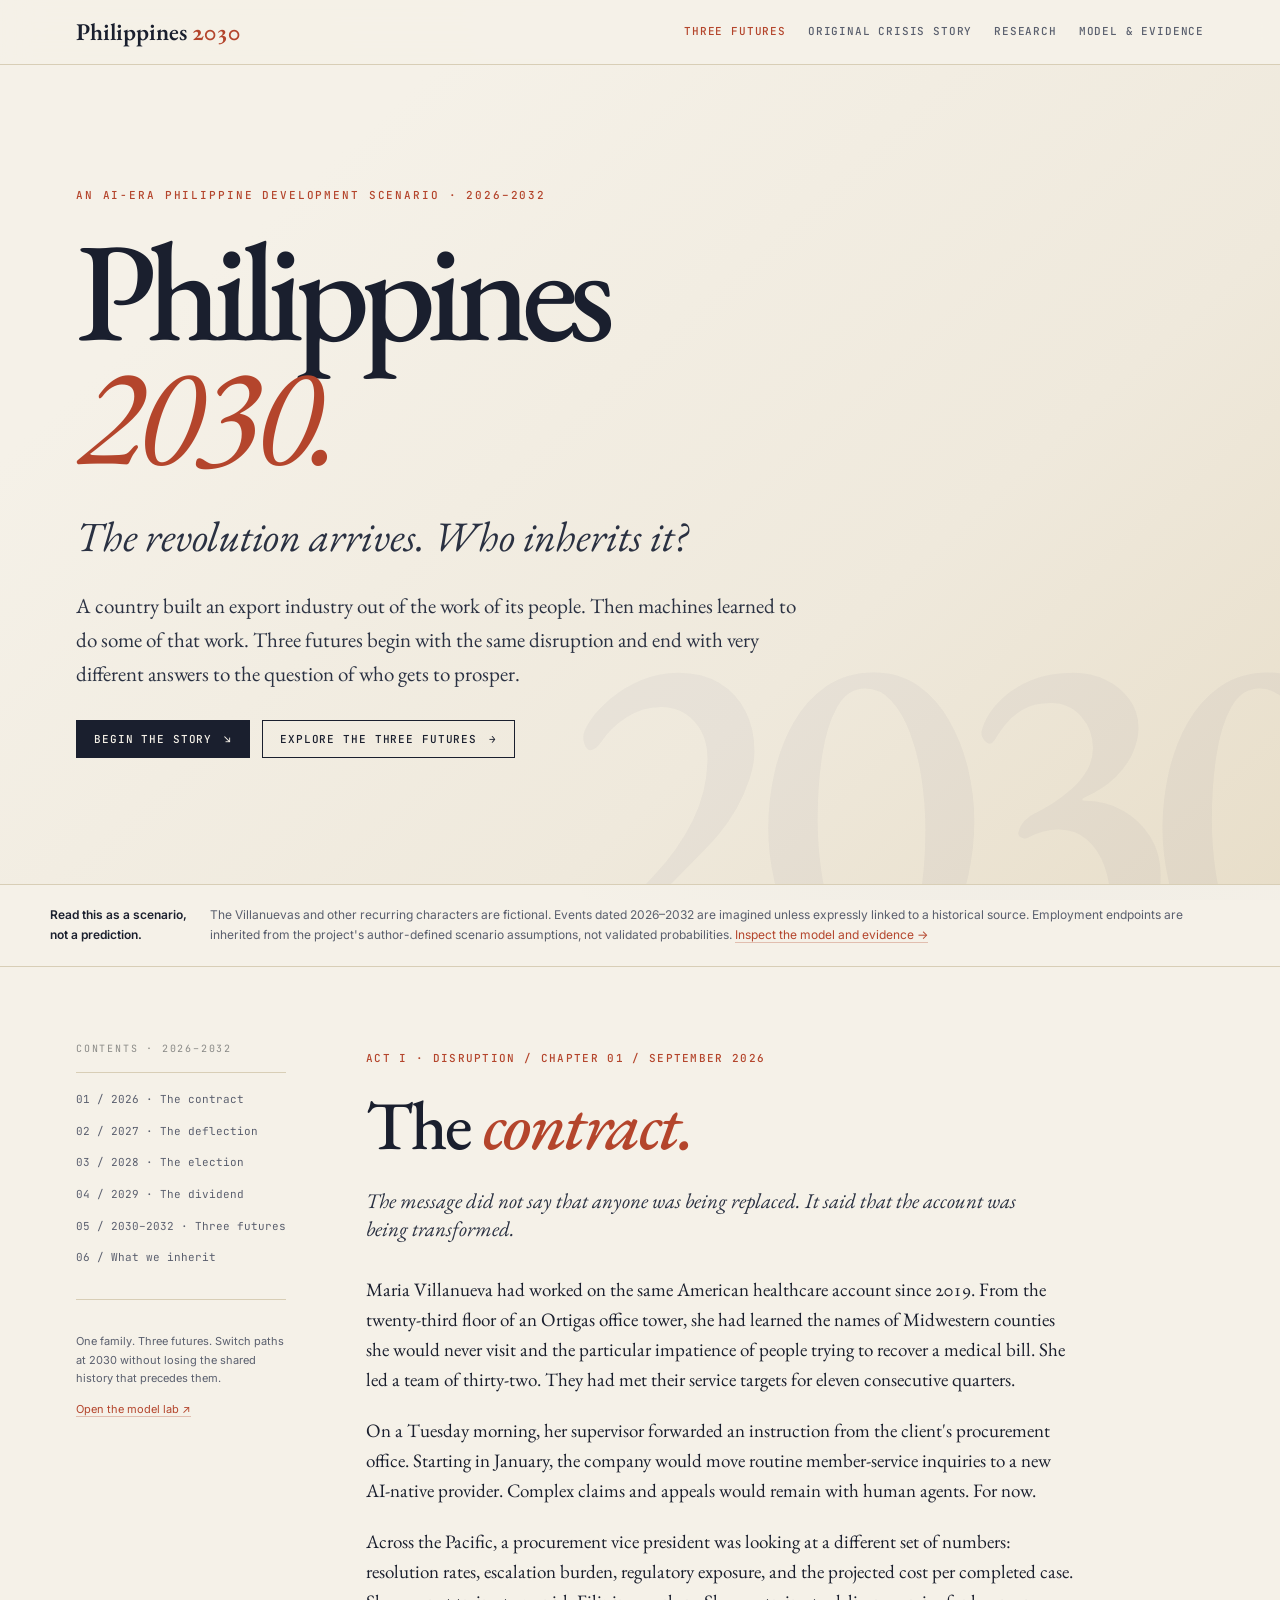
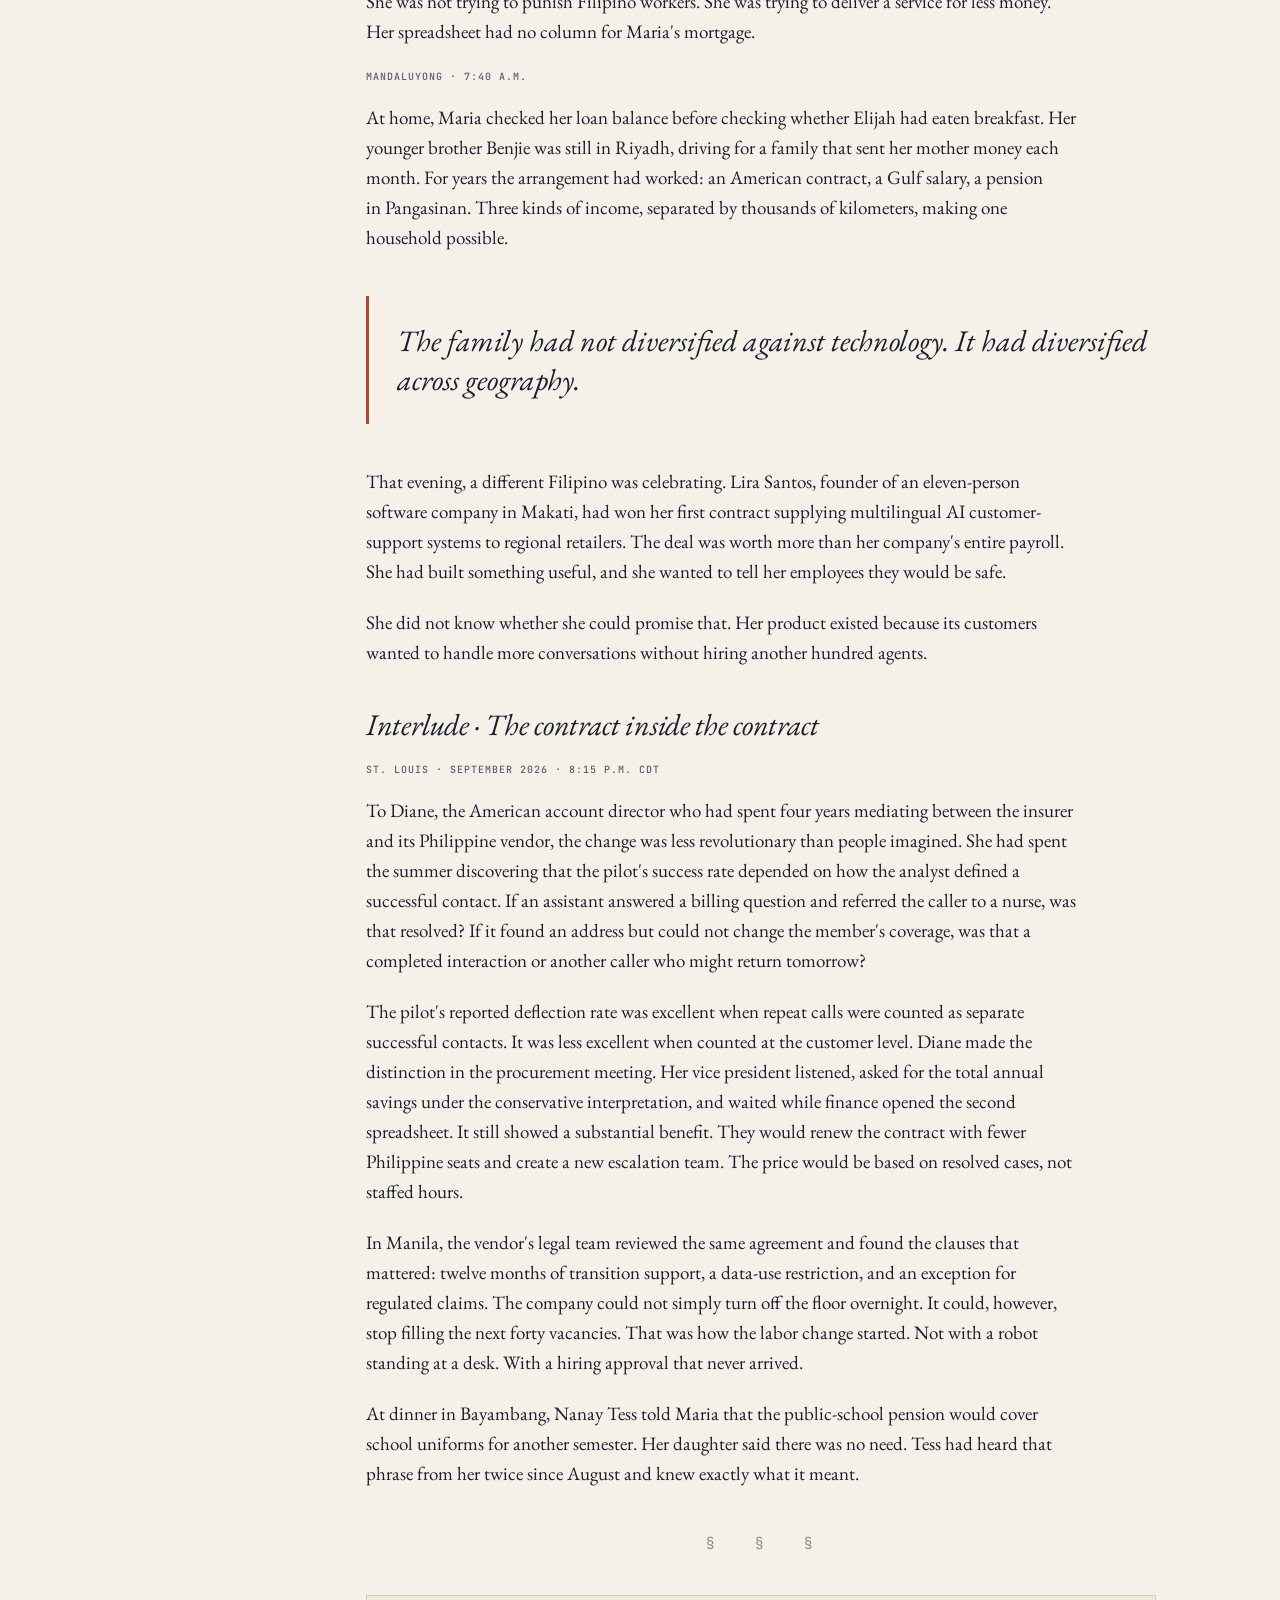
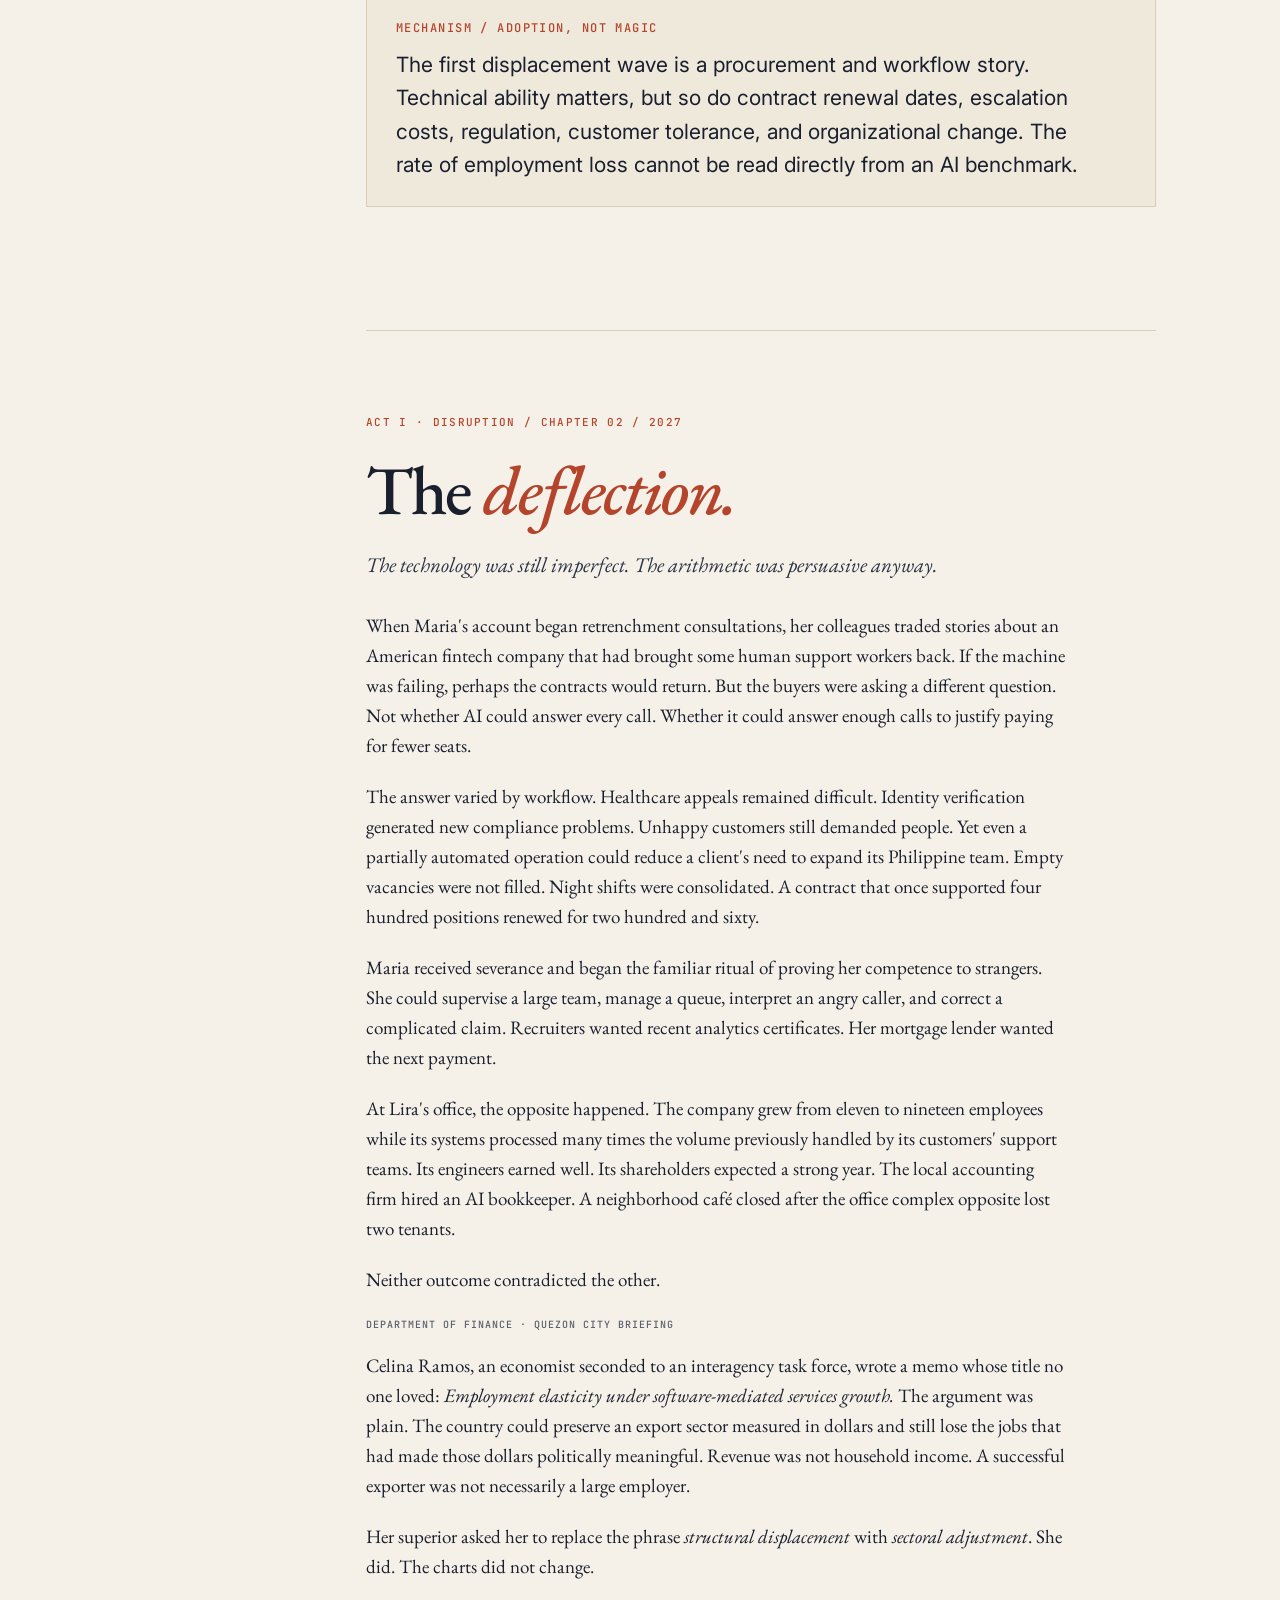
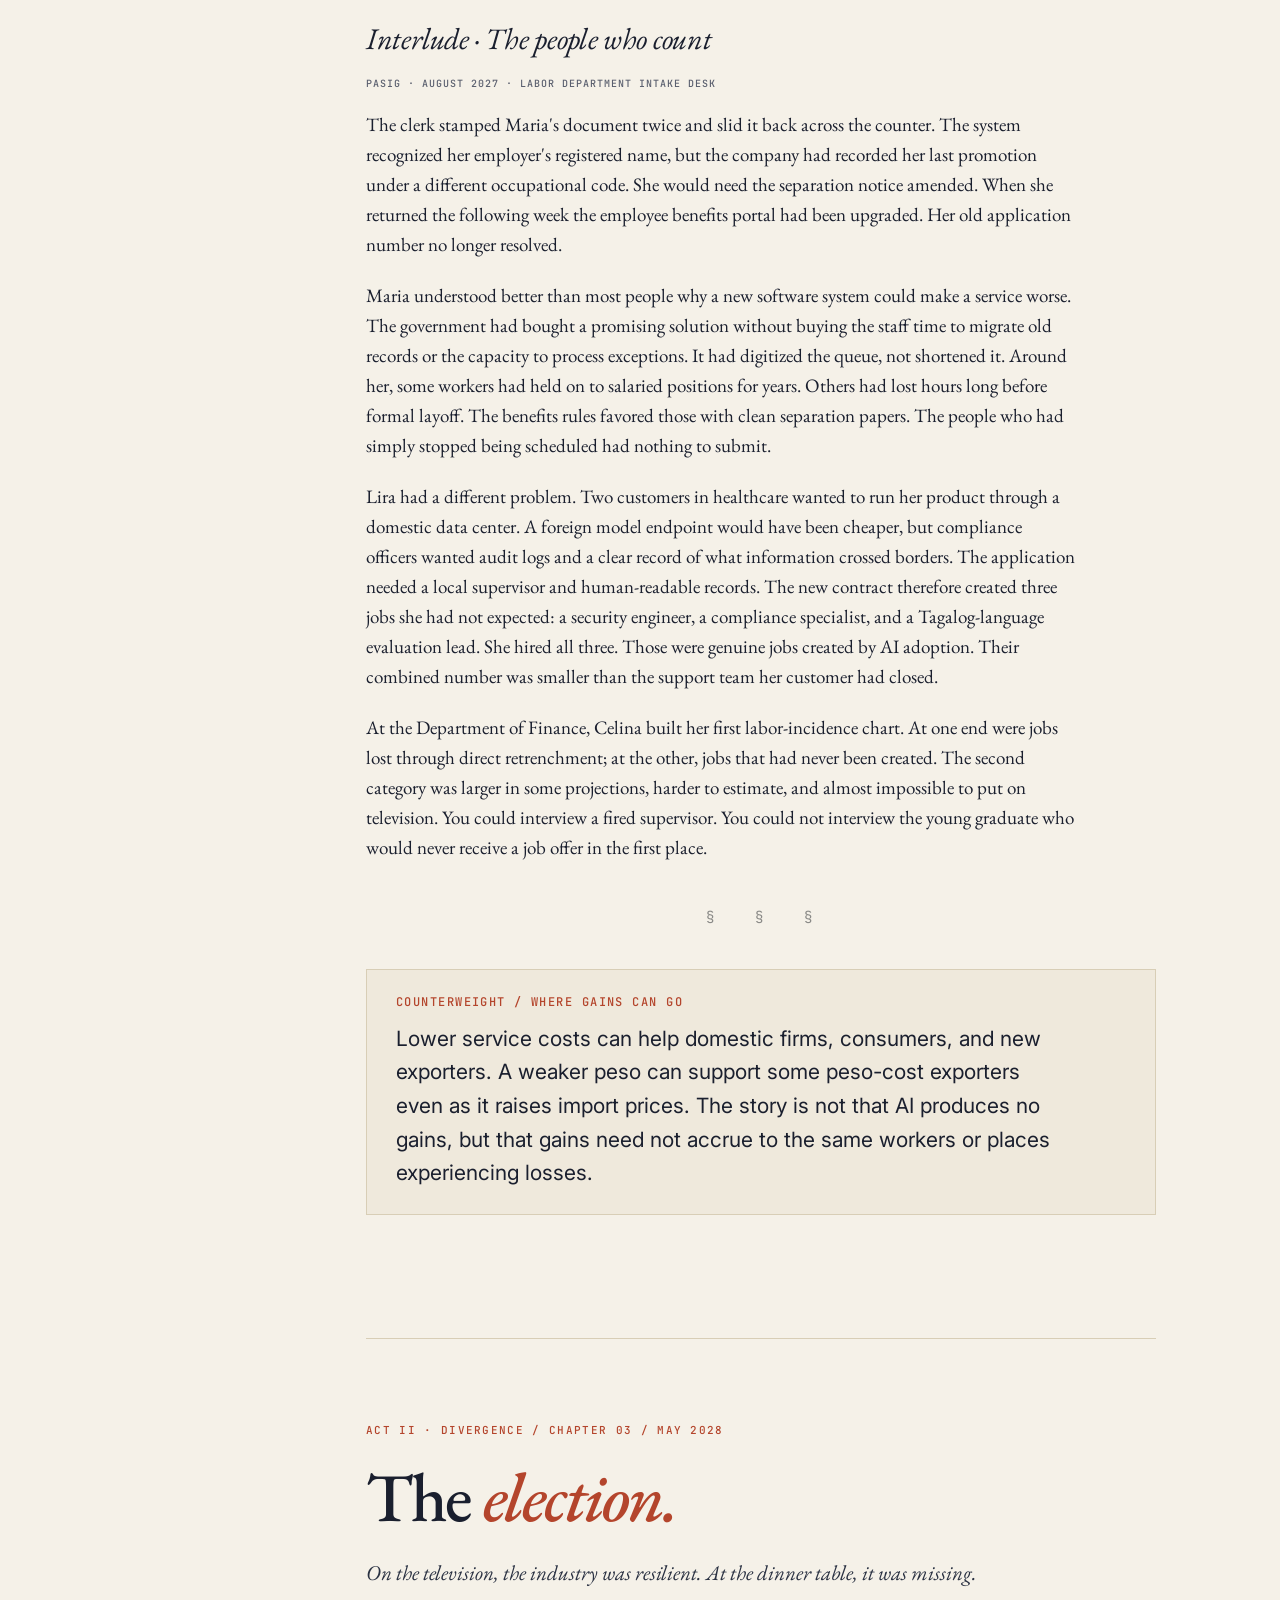
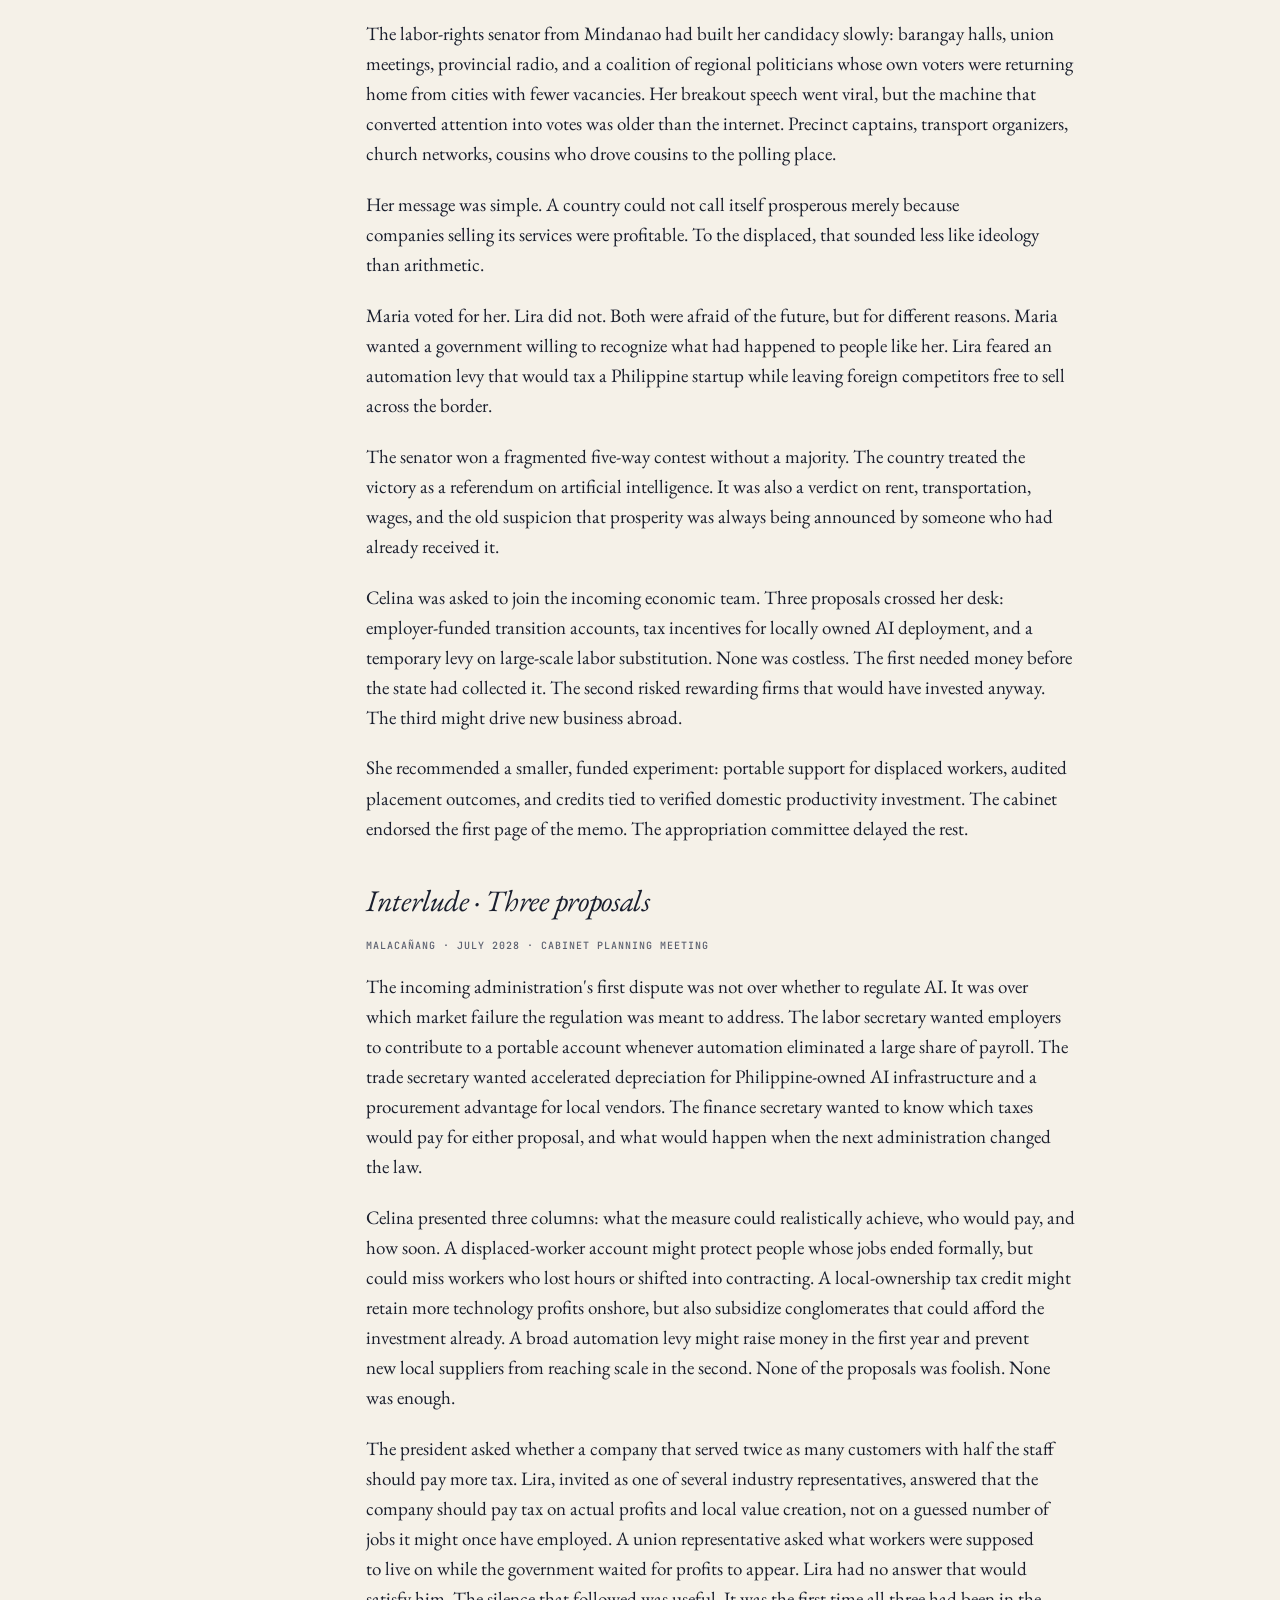
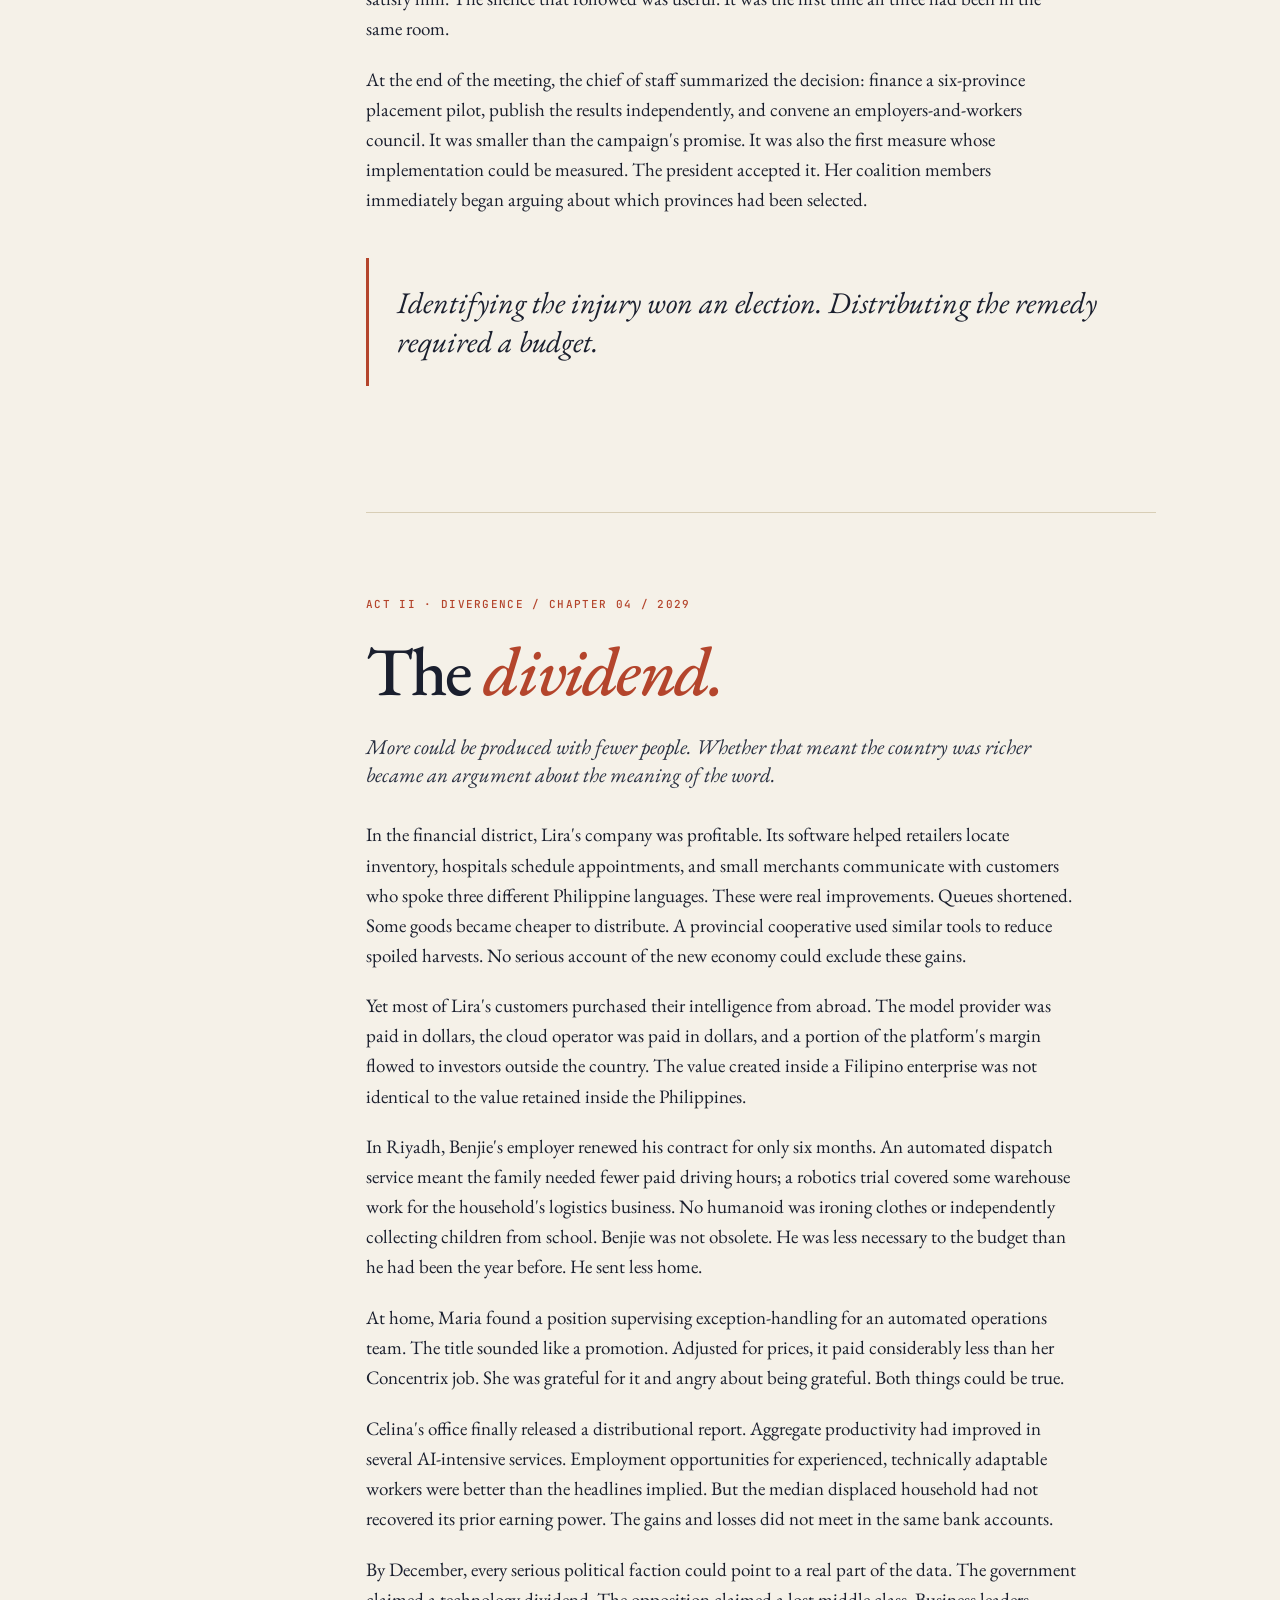
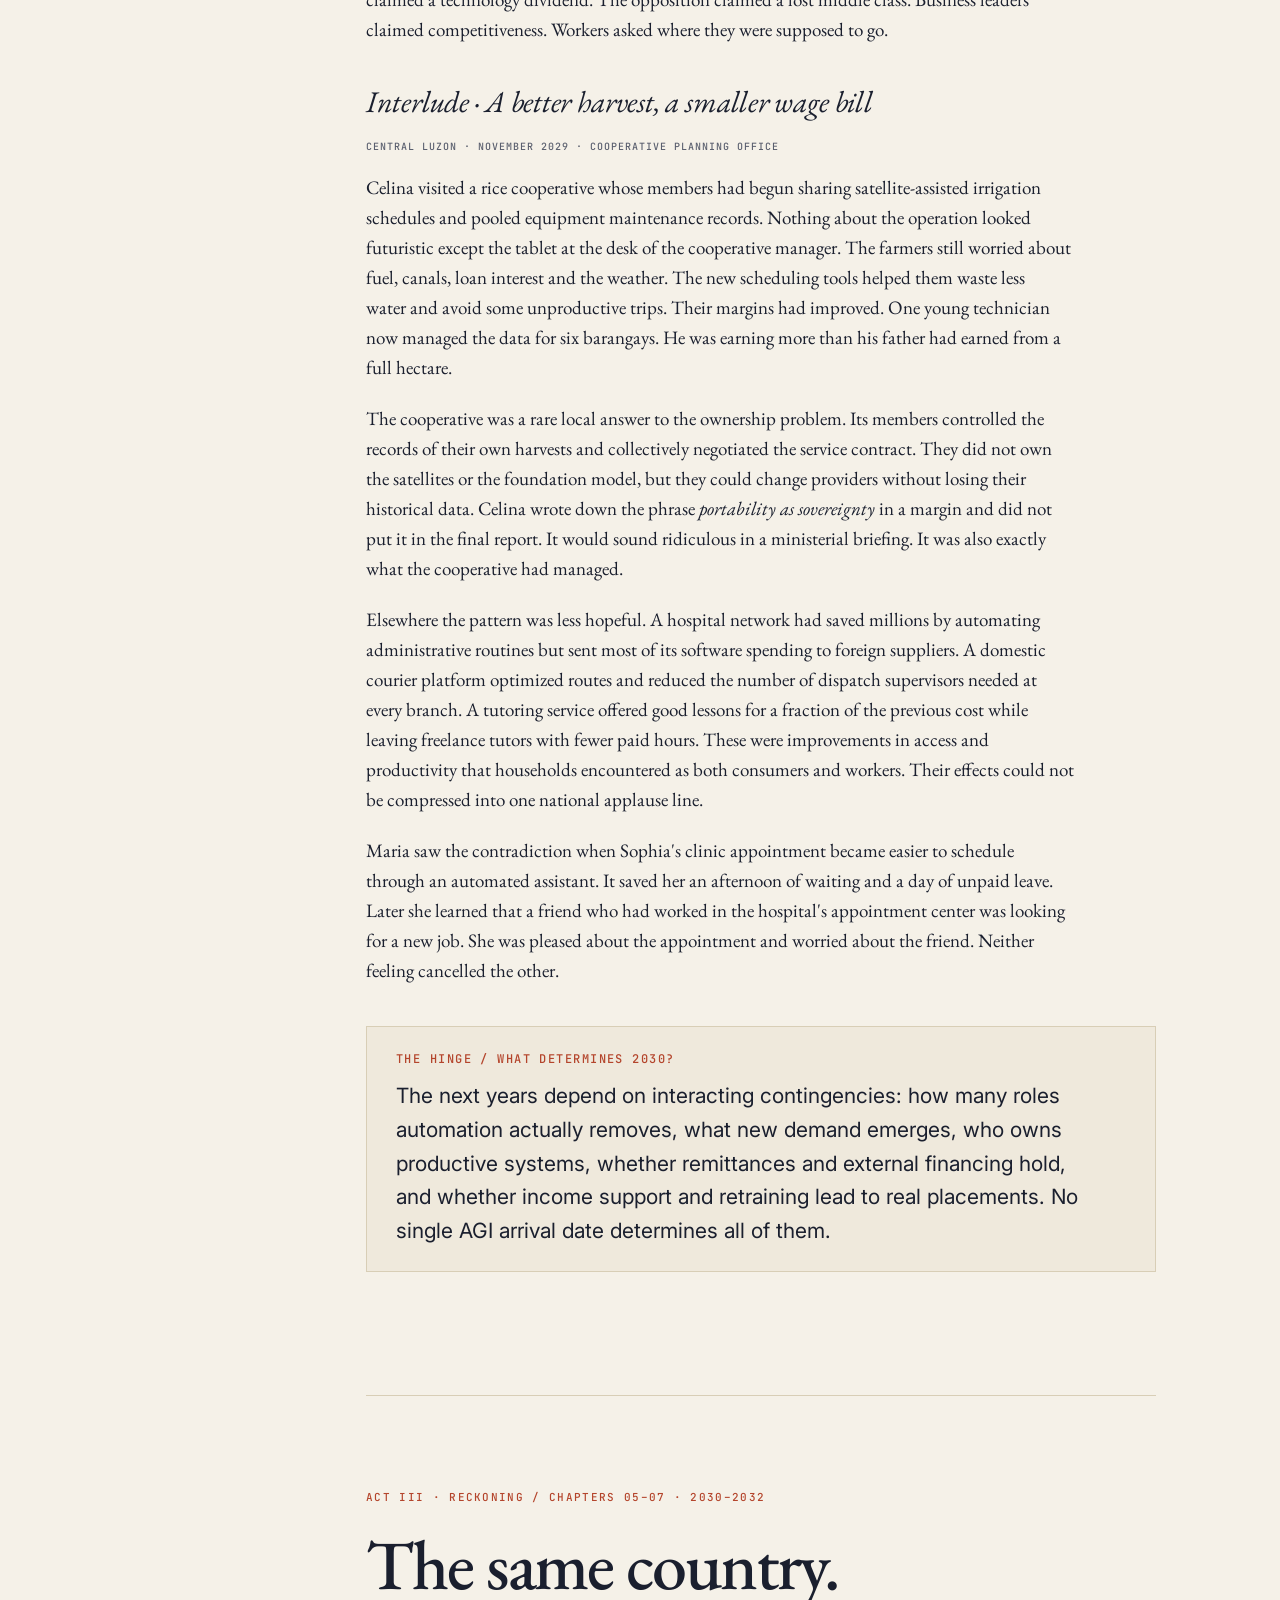
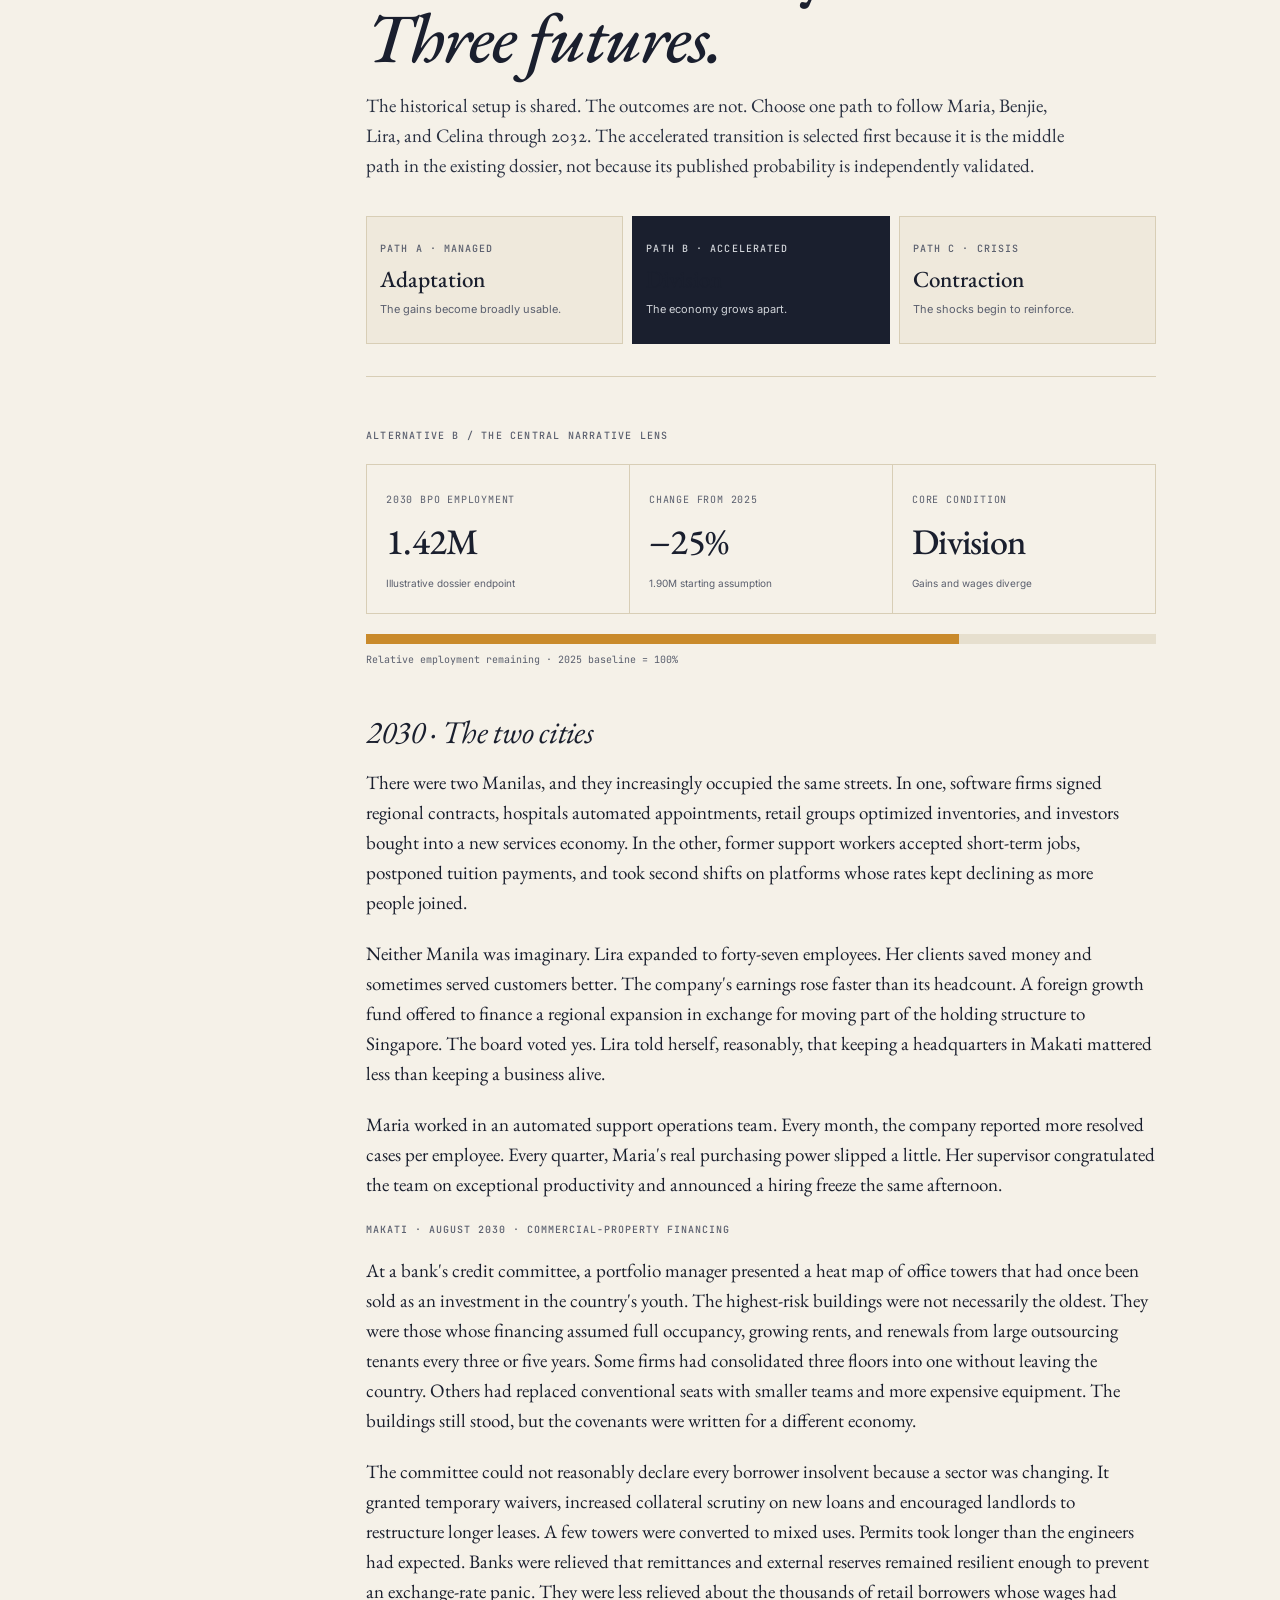
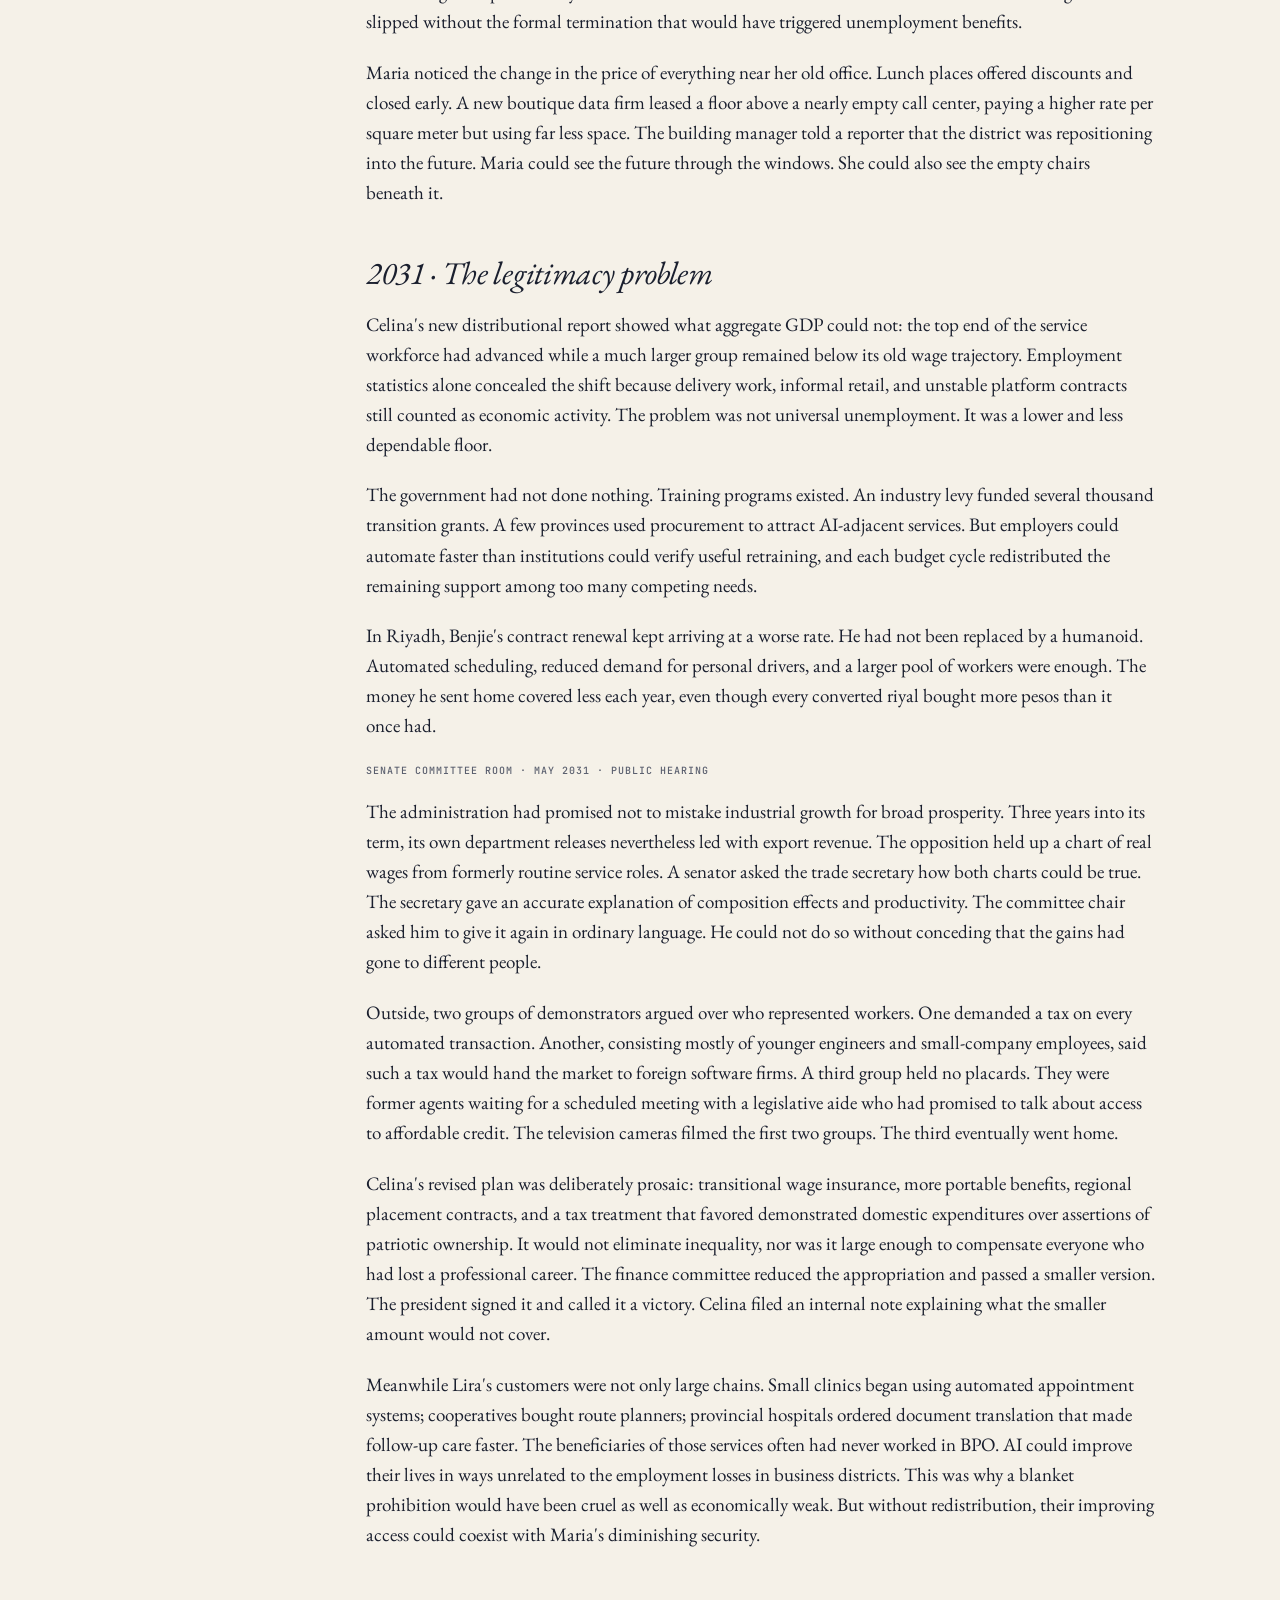
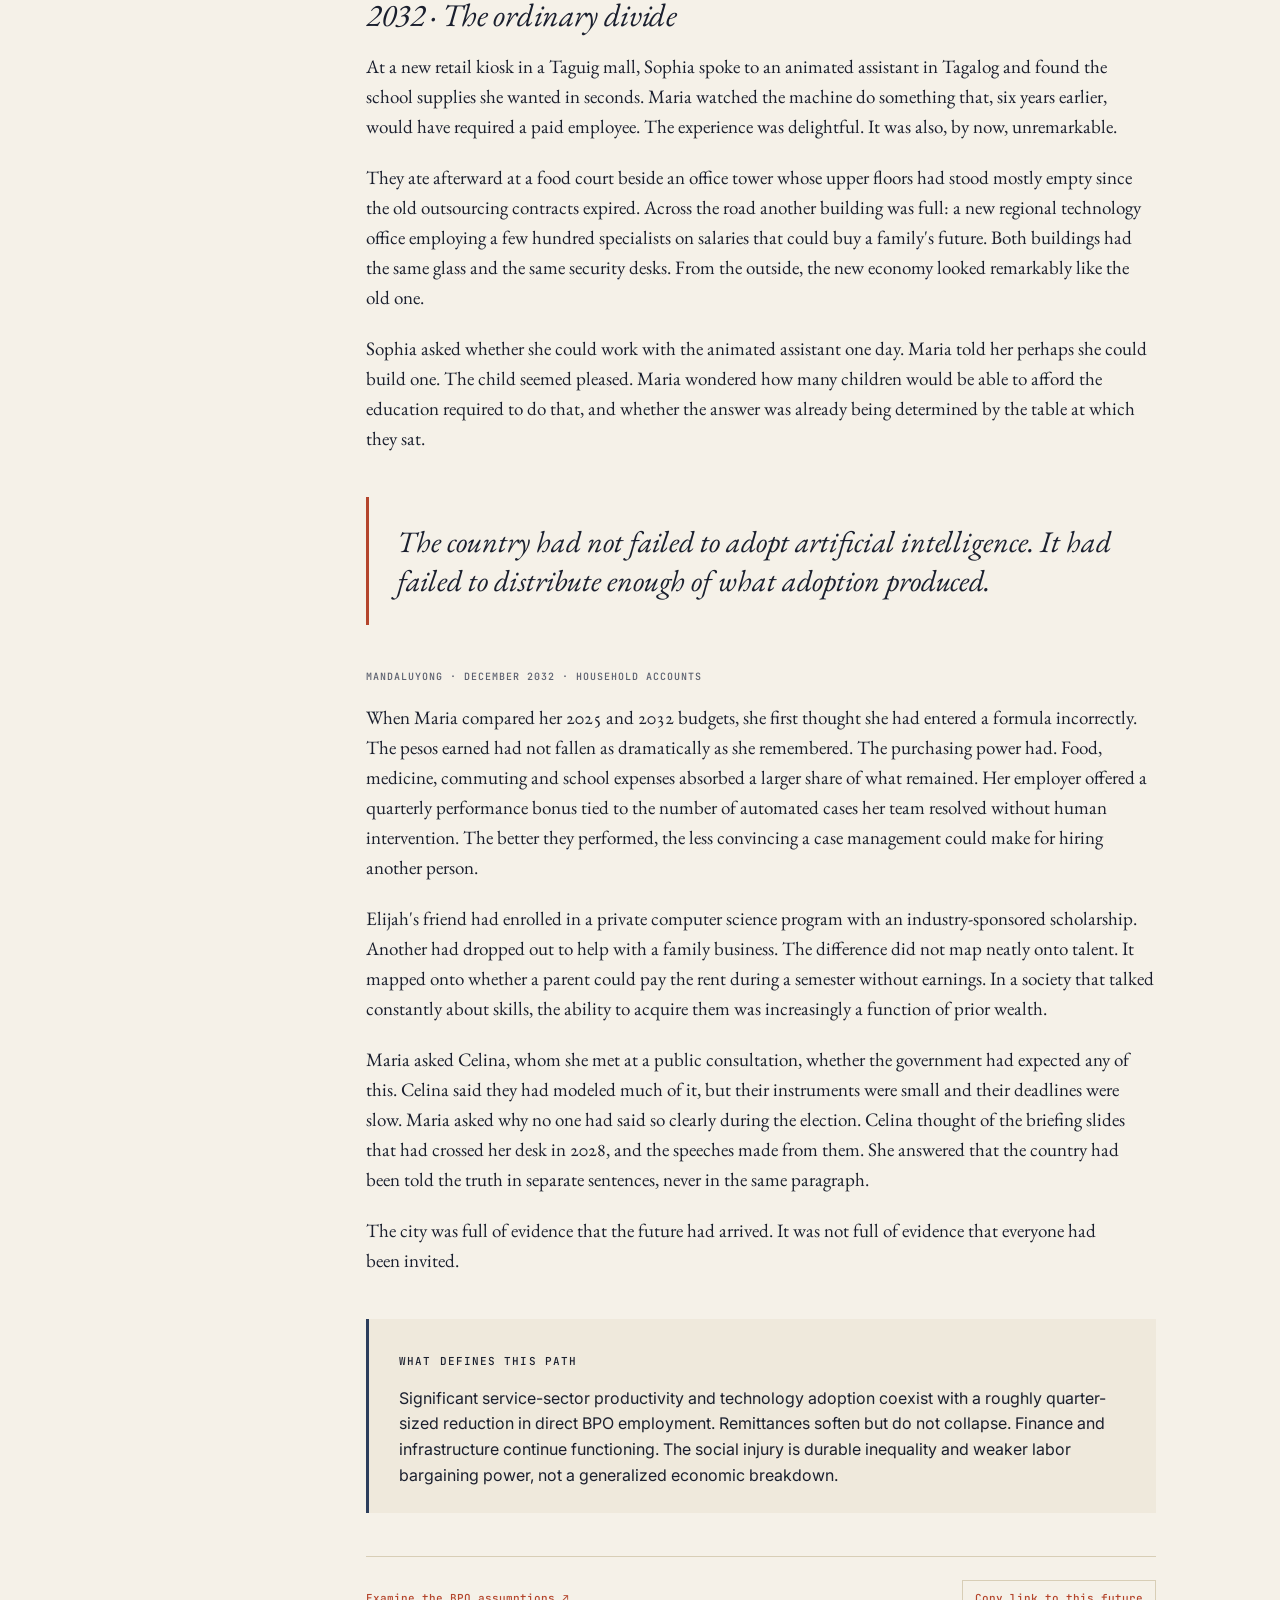
<file: index.html>
<!DOCTYPE html>
<html lang="en">
<head>
  <meta charset="utf-8">
  <meta name="viewport" content="width=device-width, initial-scale=1">
  <meta name="theme-color" content="#f5f1e8">
  <meta name="description" content="Philippines 2030: three conditional futures for a country confronting AI, the future of work, and the ownership of productivity. An interactive speculative narrative with a research dossier.">
  <title>Philippines 2030 — Three Futures</title>
  <link rel="icon" href="favicon.ico">
  <link rel="preconnect" href="https://fonts.googleapis.com">
  <link rel="preconnect" href="https://fonts.gstatic.com" crossorigin>
  <link href="https://fonts.googleapis.com/css2?family=EB+Garamond:ital,wght@400;500;600;1,400;1,500&family=JetBrains+Mono:wght@400;500;600&family=Inter:wght@400;500;600&display=swap" rel="stylesheet">
  <link rel="stylesheet" href="styles.css?v=2">
  <link rel="stylesheet" href="three-futures.css?v=1">
  <script defer src="three-futures.js?v=1"></script>
</head>
<body class="future-page" data-path="accelerated">
  <a class="skip-link" href="#main">Skip to story</a>
  <header class="future-header">
    <div class="future-header-inner">
      <a href="index.html" class="future-brand">Philippines <span>2030</span></a>
      <nav class="future-nav" aria-label="Main">
        <a href="index.html" aria-current="page">Three futures</a>
        <a href="crisis.html">Original crisis story</a>
        <a href="Research.html">Research</a>
        <a href="model.html">Model &amp; evidence</a>
      </nav>
    </div>
  </header>
  <section class="future-hero" aria-labelledby="hero-heading">
    <div class="future-hero-inner">
      <div class="future-kicker">An AI-era Philippine development scenario · 2026–2032</div>
      <h1 id="hero-heading">Philippines<br><em>2030.</em></h1>
      <p class="future-subtitle">The revolution arrives. Who inherits it?</p>
      <p class="future-dek">A country built an export industry out of the work of its people. Then machines learned to do some of that work. Three futures begin with the same disruption and end with very different answers to the question of who gets to prosper.</p>
      <div class="future-hero-actions">
        <a class="future-action" href="#2026">Begin the story <span aria-hidden="true">↘</span></a>
        <a class="future-action secondary" href="#futures">Explore the three futures <span aria-hidden="true">→</span></a>
      </div>
    </div>
  </section>
  <div class="future-disclosure">
    <div class="future-disclosure-inner"><strong>Read this as a scenario, not a prediction.</strong>
      <span>The Villanuevas and other recurring characters are fictional. Events dated 2026–2032 are imagined unless expressly linked to a historical source. Employment endpoints are inherited from the project's author-defined scenario assumptions, not validated probabilities. <a href="model.html">Inspect the model and evidence →</a></span>
    </div>
  </div>
  <div class="future-body">
    <aside class="future-aside" aria-label="Chapter navigation">
      <div class="future-aside-inner">
        <div class="index-label">Contents · 2026–2032</div>
        <nav>
          <a href="#2026">01 / 2026 · The contract</a>
          <a href="#2027">02 / 2027 · The deflection</a>
          <a href="#2028">03 / 2028 · The election</a>
          <a href="#2029">04 / 2029 · The dividend</a>
          <a href="#futures">05 / 2030–2032 · Three futures</a>
          <a href="#inheritance">06 / What we inherit</a>
        </nav>
        <div class="aside-rule"></div>
        <p class="aside-small">One family. Three futures. Switch paths at 2030 without losing the shared history that precedes them.</p>
        <p class="aside-small"><a href="model.html">Open the model lab ↗</a></p>
      </div>
    </aside>
    <main class="future-main" id="main">
      <section class="future-section" id="2026" aria-labelledby="heading-2026">
        <div class="future-meta">Act I · Disruption / Chapter 01 / September 2026</div>
        <h2 id="heading-2026">The <em>contract.</em></h2>
        <p class="future-lede">The message did not say that anyone was being replaced. It said that the account was being transformed.</p>
        <p>Maria Villanueva had worked on the same American healthcare account since 2019. From the twenty-third floor of an Ortigas office tower, she had learned the names of Midwestern counties she would never visit and the particular impatience of people trying to recover a medical bill. She led a team of thirty-two. They had met their service targets for eleven consecutive quarters.</p>
        <p>On a Tuesday morning, her supervisor forwarded an instruction from the client's procurement office. Starting in January, the company would move routine member-service inquiries to a new AI-native provider. Complex claims and appeals would remain with human agents. For now.</p>
        <p>Across the Pacific, a procurement vice president was looking at a different set of numbers: resolution rates, escalation burden, regulatory exposure, and the projected cost per completed case. She was not trying to punish Filipino workers. She was trying to deliver a service for less money. Her spreadsheet had no column for Maria's mortgage.</p>
        <p class="future-scene-note">Mandaluyong · 7:40 a.m.</p>
        <p>At home, Maria checked her loan balance before checking whether Elijah had eaten breakfast. Her younger brother Benjie was still in Riyadh, driving for a family that sent her mother money each month. For years the arrangement had worked: an American contract, a Gulf salary, a pension in Pangasinan. Three kinds of income, separated by thousands of kilometers, making one household possible.</p>
        <div class="future-pull">The family had not diversified against technology. It had diversified across geography.</div>
        <p>That evening, a different Filipino was celebrating. Lira Santos, founder of an eleven-person software company in Makati, had won her first contract supplying multilingual AI customer-support systems to regional retailers. The deal was worth more than her company's entire payroll. She had built something useful, and she wanted to tell her employees they would be safe.</p>
        <p>She did not know whether she could promise that. Her product existed because its customers wanted to handle more conversations without hiring another hundred agents.</p>
        <h3>Interlude · The contract inside the contract</h3>
        <p class="future-scene-note">St. Louis · September 2026 · 8:15 p.m. CDT</p>
        <p>To Diane, the American account director who had spent four years mediating between the insurer and its Philippine vendor, the change was less revolutionary than people imagined. She had spent the summer discovering that the pilot's success rate depended on how the analyst defined a successful contact. If an assistant answered a billing question and referred the caller to a nurse, was that resolved? If it found an address but could not change the member's coverage, was that a completed interaction or another caller who might return tomorrow?</p>
        <p>The pilot's reported deflection rate was excellent when repeat calls were counted as separate successful contacts. It was less excellent when counted at the customer level. Diane made the distinction in the procurement meeting. Her vice president listened, asked for the total annual savings under the conservative interpretation, and waited while finance opened the second spreadsheet. It still showed a substantial benefit. They would renew the contract with fewer Philippine seats and create a new escalation team. The price would be based on resolved cases, not staffed hours.</p>
        <p>In Manila, the vendor's legal team reviewed the same agreement and found the clauses that mattered: twelve months of transition support, a data-use restriction, and an exception for regulated claims. The company could not simply turn off the floor overnight. It could, however, stop filling the next forty vacancies. That was how the labor change started. Not with a robot standing at a desk. With a hiring approval that never arrived.</p>
        <p>At dinner in Bayambang, Nanay Tess told Maria that the public-school pension would cover school uniforms for another semester. Her daughter said there was no need. Tess had heard that phrase from her twice since August and knew exactly what it meant.</p>
        <div class="future-divider" aria-hidden="true">§ &nbsp; § &nbsp; §</div>
        <div class="future-analysis">
          <h4>Mechanism / Adoption, not magic</h4>
          <p>The first displacement wave is a procurement and workflow story. Technical ability matters, but so do contract renewal dates, escalation costs, regulation, customer tolerance, and organizational change. The rate of employment loss cannot be read directly from an AI benchmark.</p>
        </div>
      </section>
      <section class="future-section" id="2027" aria-labelledby="heading-2027">
        <div class="future-meta">Act I · Disruption / Chapter 02 / 2027</div>
        <h2 id="heading-2027">The <em>deflection.</em></h2>
        <p class="future-lede">The technology was still imperfect. The arithmetic was persuasive anyway.</p>
        <p>When Maria's account began retrenchment consultations, her colleagues traded stories about an American fintech company that had brought some human support workers back. If the machine was failing, perhaps the contracts would return. But the buyers were asking a different question. Not whether AI could answer every call. Whether it could answer enough calls to justify paying for fewer seats.</p>
        <p>The answer varied by workflow. Healthcare appeals remained difficult. Identity verification generated new compliance problems. Unhappy customers still demanded people. Yet even a partially automated operation could reduce a client's need to expand its Philippine team. Empty vacancies were not filled. Night shifts were consolidated. A contract that once supported four hundred positions renewed for two hundred and sixty.</p>
        <p>Maria received severance and began the familiar ritual of proving her competence to strangers. She could supervise a large team, manage a queue, interpret an angry caller, and correct a complicated claim. Recruiters wanted recent analytics certificates. Her mortgage lender wanted the next payment.</p>
        <p>At Lira's office, the opposite happened. The company grew from eleven to nineteen employees while its systems processed many times the volume previously handled by its customers' support teams. Its engineers earned well. Its shareholders expected a strong year. The local accounting firm hired an AI bookkeeper. A neighborhood café closed after the office complex opposite lost two tenants.</p>
        <p>Neither outcome contradicted the other.</p>
        <p class="future-scene-note">Department of Finance · Quezon City briefing</p>
        <p>Celina Ramos, an economist seconded to an interagency task force, wrote a memo whose title no one loved: <em>Employment elasticity under software-mediated services growth.</em> The argument was plain. The country could preserve an export sector measured in dollars and still lose the jobs that had made those dollars politically meaningful. Revenue was not household income. A successful exporter was not necessarily a large employer.</p>
        <p>Her superior asked her to replace the phrase <em>structural displacement</em> with <em>sectoral adjustment</em>. She did. The charts did not change.</p>
        <h3>Interlude · The people who count</h3>
        <p class="future-scene-note">Pasig · August 2027 · Labor department intake desk</p>
        <p>The clerk stamped Maria's document twice and slid it back across the counter. The system recognized her employer's registered name, but the company had recorded her last promotion under a different occupational code. She would need the separation notice amended. When she returned the following week the employee benefits portal had been upgraded. Her old application number no longer resolved.</p>
        <p>Maria understood better than most people why a new software system could make a service worse. The government had bought a promising solution without buying the staff time to migrate old records or the capacity to process exceptions. It had digitized the queue, not shortened it. Around her, some workers had held on to salaried positions for years. Others had lost hours long before formal layoff. The benefits rules favored those with clean separation papers. The people who had simply stopped being scheduled had nothing to submit.</p>
        <p>Lira had a different problem. Two customers in healthcare wanted to run her product through a domestic data center. A foreign model endpoint would have been cheaper, but compliance officers wanted audit logs and a clear record of what information crossed borders. The application needed a local supervisor and human-readable records. The new contract therefore created three jobs she had not expected: a security engineer, a compliance specialist, and a Tagalog-language evaluation lead. She hired all three. Those were genuine jobs created by AI adoption. Their combined number was smaller than the support team her customer had closed.</p>
        <p>At the Department of Finance, Celina built her first labor-incidence chart. At one end were jobs lost through direct retrenchment; at the other, jobs that had never been created. The second category was larger in some projections, harder to estimate, and almost impossible to put on television. You could interview a fired supervisor. You could not interview the young graduate who would never receive a job offer in the first place.</p>
        <div class="future-divider" aria-hidden="true">§ &nbsp; § &nbsp; §</div>
        <div class="future-analysis">
          <h4>Counterweight / Where gains can go</h4>
          <p>Lower service costs can help domestic firms, consumers, and new exporters. A weaker peso can support some peso-cost exporters even as it raises import prices. The story is not that AI produces no gains, but that gains need not accrue to the same workers or places experiencing losses.</p>
        </div>
      </section>
      <section class="future-section" id="2028" aria-labelledby="heading-2028">
        <div class="future-meta">Act II · Divergence / Chapter 03 / May 2028</div>
        <h2 id="heading-2028">The <em>election.</em></h2>
        <p class="future-lede">On the television, the industry was resilient. At the dinner table, it was missing.</p>
        <p>The labor-rights senator from Mindanao had built her candidacy slowly: barangay halls, union meetings, provincial radio, and a coalition of regional politicians whose own voters were returning home from cities with fewer vacancies. Her breakout speech went viral, but the machine that converted attention into votes was older than the internet. Precinct captains, transport organizers, church networks, cousins who drove cousins to the polling place.</p>
        <p>Her message was simple. A country could not call itself prosperous merely because companies selling its services were profitable. To the displaced, that sounded less like ideology than arithmetic.</p>
        <p>Maria voted for her. Lira did not. Both were afraid of the future, but for different reasons. Maria wanted a government willing to recognize what had happened to people like her. Lira feared an automation levy that would tax a Philippine startup while leaving foreign competitors free to sell across the border.</p>
        <p>The senator won a fragmented five-way contest without a majority. The country treated the victory as a referendum on artificial intelligence. It was also a verdict on rent, transportation, wages, and the old suspicion that prosperity was always being announced by someone who had already received it.</p>
        <p>Celina was asked to join the incoming economic team. Three proposals crossed her desk: employer-funded transition accounts, tax incentives for locally owned AI deployment, and a temporary levy on large-scale labor substitution. None was costless. The first needed money before the state had collected it. The second risked rewarding firms that would have invested anyway. The third might drive new business abroad.</p>
        <p>She recommended a smaller, funded experiment: portable support for displaced workers, audited placement outcomes, and credits tied to verified domestic productivity investment. The cabinet endorsed the first page of the memo. The appropriation committee delayed the rest.</p>
        <h3>Interlude · Three proposals</h3>
        <p class="future-scene-note">Malacañang · July 2028 · Cabinet planning meeting</p>
        <p>The incoming administration's first dispute was not over whether to regulate AI. It was over which market failure the regulation was meant to address. The labor secretary wanted employers to contribute to a portable account whenever automation eliminated a large share of payroll. The trade secretary wanted accelerated depreciation for Philippine-owned AI infrastructure and a procurement advantage for local vendors. The finance secretary wanted to know which taxes would pay for either proposal, and what would happen when the next administration changed the law.</p>
        <p>Celina presented three columns: what the measure could realistically achieve, who would pay, and how soon. A displaced-worker account might protect people whose jobs ended formally, but could miss workers who lost hours or shifted into contracting. A local-ownership tax credit might retain more technology profits onshore, but also subsidize conglomerates that could afford the investment already. A broad automation levy might raise money in the first year and prevent new local suppliers from reaching scale in the second. None of the proposals was foolish. None was enough.</p>
        <p>The president asked whether a company that served twice as many customers with half the staff should pay more tax. Lira, invited as one of several industry representatives, answered that the company should pay tax on actual profits and local value creation, not on a guessed number of jobs it might once have employed. A union representative asked what workers were supposed to live on while the government waited for profits to appear. Lira had no answer that would satisfy him. The silence that followed was useful. It was the first time all three had been in the same room.</p>
        <p>At the end of the meeting, the chief of staff summarized the decision: finance a six-province placement pilot, publish the results independently, and convene an employers-and-workers council. It was smaller than the campaign's promise. It was also the first measure whose implementation could be measured. The president accepted it. Her coalition members immediately began arguing about which provinces had been selected.</p>
        <div class="future-pull">Identifying the injury won an election. Distributing the remedy required a budget.</div>
      </section>
      <section class="future-section" id="2029" aria-labelledby="heading-2029">
        <div class="future-meta">Act II · Divergence / Chapter 04 / 2029</div>
        <h2 id="heading-2029">The <em>dividend.</em></h2>
        <p class="future-lede">More could be produced with fewer people. Whether that meant the country was richer became an argument about the meaning of the word.</p>
        <p>In the financial district, Lira's company was profitable. Its software helped retailers locate inventory, hospitals schedule appointments, and small merchants communicate with customers who spoke three different Philippine languages. These were real improvements. Queues shortened. Some goods became cheaper to distribute. A provincial cooperative used similar tools to reduce spoiled harvests. No serious account of the new economy could exclude these gains.</p>
        <p>Yet most of Lira's customers purchased their intelligence from abroad. The model provider was paid in dollars, the cloud operator was paid in dollars, and a portion of the platform's margin flowed to investors outside the country. The value created inside a Filipino enterprise was not identical to the value retained inside the Philippines.</p>
        <p>In Riyadh, Benjie's employer renewed his contract for only six months. An automated dispatch service meant the family needed fewer paid driving hours; a robotics trial covered some warehouse work for the household's logistics business. No humanoid was ironing clothes or independently collecting children from school. Benjie was not obsolete. He was less necessary to the budget than he had been the year before. He sent less home.</p>
        <p>At home, Maria found a position supervising exception-handling for an automated operations team. The title sounded like a promotion. Adjusted for prices, it paid considerably less than her Concentrix job. She was grateful for it and angry about being grateful. Both things could be true.</p>
        <p>Celina's office finally released a distributional report. Aggregate productivity had improved in several AI-intensive services. Employment opportunities for experienced, technically adaptable workers were better than the headlines implied. But the median displaced household had not recovered its prior earning power. The gains and losses did not meet in the same bank accounts.</p>
        <p>By December, every serious political faction could point to a real part of the data. The government claimed a technology dividend. The opposition claimed a lost middle class. Business leaders claimed competitiveness. Workers asked where they were supposed to go.</p>
        <h3>Interlude · A better harvest, a smaller wage bill</h3>
        <p class="future-scene-note">Central Luzon · November 2029 · Cooperative planning office</p>
        <p>Celina visited a rice cooperative whose members had begun sharing satellite-assisted irrigation schedules and pooled equipment maintenance records. Nothing about the operation looked futuristic except the tablet at the desk of the cooperative manager. The farmers still worried about fuel, canals, loan interest and the weather. The new scheduling tools helped them waste less water and avoid some unproductive trips. Their margins had improved. One young technician now managed the data for six barangays. He was earning more than his father had earned from a full hectare.</p>
        <p>The cooperative was a rare local answer to the ownership problem. Its members controlled the records of their own harvests and collectively negotiated the service contract. They did not own the satellites or the foundation model, but they could change providers without losing their historical data. Celina wrote down the phrase <em>portability as sovereignty</em> in a margin and did not put it in the final report. It would sound ridiculous in a ministerial briefing. It was also exactly what the cooperative had managed.</p>
        <p>Elsewhere the pattern was less hopeful. A hospital network had saved millions by automating administrative routines but sent most of its software spending to foreign suppliers. A domestic courier platform optimized routes and reduced the number of dispatch supervisors needed at every branch. A tutoring service offered good lessons for a fraction of the previous cost while leaving freelance tutors with fewer paid hours. These were improvements in access and productivity that households encountered as both consumers and workers. Their effects could not be compressed into one national applause line.</p>
        <p>Maria saw the contradiction when Sophia's clinic appointment became easier to schedule through an automated assistant. It saved her an afternoon of waiting and a day of unpaid leave. Later she learned that a friend who had worked in the hospital's appointment center was looking for a new job. She was pleased about the appointment and worried about the friend. Neither feeling cancelled the other.</p>
        <div class="future-analysis">
          <h4>The hinge / What determines 2030?</h4>
          <p>The next years depend on interacting contingencies: how many roles automation actually removes, what new demand emerges, who owns productive systems, whether remittances and external financing hold, and whether income support and retraining lead to real placements. No single AGI arrival date determines all of them.</p>
        </div>
      </section>

      <section class="future-choices" id="futures" aria-labelledby="choices-heading">
        <p class="future-meta">Act III · Reckoning / Chapters 05–07 · 2030–2032</p>
        <h2 id="choices-heading">The same country.<br><em>Three futures.</em></h2>
        <p class="future-choice-intro">The historical setup is shared. The outcomes are not. Choose one path to follow Maria, Benjie, Lira, and Celina through 2032. The accelerated transition is selected first because it is the middle path in the existing dossier, not because its published probability is independently validated.</p>
        <div role="tablist" aria-label="Choose a 2030–2032 future" class="future-tabs" id="future-tabs">
          <button class="future-tab" type="button" role="tab" id="tab-managed" aria-controls="panel-managed" aria-selected="false" tabindex="-1" data-choose="managed">
            <span class="path-n">Path A · Managed</span><strong>Adaptation</strong><span class="path-sub">The gains become broadly usable.</span>
          </button>
          <button class="future-tab" type="button" role="tab" id="tab-accelerated" aria-controls="panel-accelerated" aria-selected="true" tabindex="0" data-choose="accelerated">
            <span class="path-n">Path B · Accelerated</span><strong>Division</strong><span class="path-sub">The economy grows apart.</span>
          </button>
          <button class="future-tab" type="button" role="tab" id="tab-crisis" aria-controls="panel-crisis" aria-selected="false" tabindex="-1" data-choose="crisis">
            <span class="path-n">Path C · Crisis</span><strong>Contraction</strong><span class="path-sub">The shocks begin to reinforce.</span>
          </button>
        </div>
      </section>

      <section class="future-panel" id="panel-managed" role="tabpanel" aria-labelledby="tab-managed" tabindex="0" data-panel="managed" hidden>
        <p class="panel-overline">Alternative A / A conditional scenario, not a forecast</p>
        <div class="future-stat-grid">
          <div class="future-stat"><span class="stat-k">2030 BPO employment</span><span class="stat-v">1.71M</span><span class="stat-foot">Illustrative dossier endpoint</span></div>
          <div class="future-stat"><span class="stat-k">Change from 2025</span><span class="stat-v">−10%</span><span class="stat-foot">1.90M starting assumption</span></div>
          <div class="future-stat"><span class="stat-k">Core condition</span><span class="stat-v">Absorption</span><span class="stat-foot">Workers share gains</span></div>
        </div>
        <div class="future-pathbar" role="img" aria-label="2030 direct BPO employment is 90 percent of the assumed 2025 baseline"><span style="width:90%"></span></div>
        <p class="future-pathbar-label">Relative employment remaining · 2025 baseline = 100%</p>
        <h3>2030 · The transfer</h3>
        <p>The government's transition accounts arrived late, but they arrived before Maria exhausted her savings. The payment was modest and time-limited. More important was the placement contract attached to it: providers were paid for sustained employment, not for the number of certificates they handed out. Failed placements were publicly counted as failures. The first quarterly report embarrassed three cabinet members. The second changed procurement rules.</p>
        <p>Maria trained in service-operations auditing, a field that required people who understood not only automated workflows but the customers those workflows sometimes failed. She returned to a hospital-services team. Her salary was not spectacular. It was enough, and the job gave her the right to challenge the machine when an exception carried a human cost.</p>
        <p>Lira's company benefited from domestic procurement that rewarded demonstrated outcomes instead of local ownership on paper. Her firm partnered with provincial cooperatives and a university group to build language-specific services, using foreign foundation models where they were better and domestic systems where local data was essential. The company hired gradually. A larger share of its spending stayed in the country.</p>
        <p class="future-scene-note">Pampanga · October 2030 · Transition program hearing</p>
        <p>The pilot's first annual audit was unsparing. Of every hundred workers who enrolled, some never completed their training. Others completed it and accepted work that lasted only several weeks. A smaller group found sustained jobs in accounting controls, regulated healthcare workflows, data security and AI-assisted customer operations. The administration counted only the last group when it renewed the contracts. Private training providers complained that the threshold was too harsh. The labor secretary answered that a certificate was not a salary.</p>
        <p>Celina's financing table was not glamorous. The program used existing labor allocations, a limited reallocation of tax incentives, and a concessional development loan tied to external evaluation. She wanted no grand national fund whose spending depended on a new tax that might never be collected. When a cabinet colleague proposed a large one-time subsidy for every retrenched worker, Celina made him calculate both the beneficiary pool and the number of years the money would need to last. The minister abandoned the headline before the press conference.</p>
        <p>The policy had opponents with serious arguments. Employers warned that tracking job losses by cause would become a compliance industry. Worker advocates objected that income support remained too brief and favored salaried workers with better records. Smaller provinces worried about competition for placement partners. Celina did not dismiss them. Their objections became reporting requirements and an appeals process. A program that could be criticized and repaired had a better chance of surviving than one whose only achievement was to sound decisive.</p>
        <h3>2031 · The bargain</h3>
        <p>Benjie's hours abroad continued to shrink. His family stopped assuming the Gulf contract would last forever. Through a cooperative training arrangement, he moved into fleet maintenance and local logistics supervision when he returned. The work paid less than his best Saudi years but more than the informal jobs offered to many returnees. Remittances still mattered to the economy; they no longer seemed like a perpetual solution.</p>
        <p>Celina disliked the government's press releases about success. The transition had been costly, uneven, and frequently unfair. Some middle-aged workers never recovered their former wages. Rural service access improved only where electricity and broadband held. But tax revenues supported limited portability for benefits, and the programs that worked survived a change in cabinet leadership.</p>
        <p class="future-scene-note">Laguna · June 2031 · Logistics training depot</p>
        <p>Benjie returned with two suitcases, one of them full of items for relatives who had never asked for them. He had imagined that his return would feel like defeat. Instead, the first emotion was exhaustion. Riyadh had given him decent years and a way to keep his mother comfortable; the six-month contract renewals had turned every phone call home into a negotiation over whether he should stay another season.</p>
        <p>His new training involved trucks, sensors, maintenance schedules, route exceptions and people who still needed to move through Manila's roads. The software predicted failures; Benjie was hired partly because he knew what to do when the predictions were wrong. He found an employer that paid him a steady amount and contributed to insurance. The salary was below his best Gulf compensation. His life cost less without two rents and an international separation. The arithmetic worked differently, not perfectly.</p>
        <p>Lira finally rejected a term sheet requiring her company to transfer its principal intellectual property to a foreign holding company before the funding closed. The board was divided. She found a smaller domestic consortium willing to finance fewer months of growth for less control. It meant abandoning an expansion target. It also meant the engineering staff and ownership would remain within an institution whose success the country could tax, hire from, and build upon. She was not sure she had made the financially optimal choice. For once the question was broader than her own exit price.</p>
        <h3>2032 · The inheritance</h3>
        <p>On a Saturday afternoon, Sophia asked Maria why she had changed jobs so many times. Maria explained the old call center in the only way that made sense to a ten-year-old: people once spent their nights answering questions for strangers thousands of kilometers away. Then computers learned to answer many of those questions. People had to learn what to do next.</p>
        <p>She did not describe it as a national triumph. They had lost years of financial certainty and made choices she would never have chosen freely. Still, when Elijah asked whether there would be jobs when he graduated, Maria could answer without pretending to know the future: there would be work worth doing, and they had begun building institutions that might let people share in its value.</p>
        <p class="future-scene-note">Public school · Mandaluyong · December 2032</p>
        <p>There were things the policy did not solve. Some of Maria's former colleagues were working below the pay level they once considered acceptable. Others had left the country. A woman she had supervised for six years was still waiting for a disability accommodation from a placement provider. One grant recipient had taken an information-security course only to discover that the companies offering jobs required experience she could not have acquired. The transition program's annual report recorded all of it. Maria read it on the train home because she was tired of people using the word <em>success</em> as a reason not to look.</p>
        <p>Elijah was studying economics at school and had begun asking how governments pay for insurance and whether it was fair to tax companies that invented useful things. Maria told him that companies deserved to benefit when they solved problems, and that people deserved not to be discarded simply because a better tool existed. He wanted to know how to do both. She said that was what politics was for. She did not sound completely confident.</p>
        <p>The answer was not a clean ending. It was a more durable bargain than the one the country had inherited: higher productivity accompanied by working institutions, a stronger claim on local value, and enough support for people to change occupations without losing everything they had already earned.</p>
        <div class="future-tradeoff"><strong>What had to go right</strong><p>Slower net displacement; new demand and domestic adoption; credible placement-based support; a workable investment climate; external financial stability. This is not a world without AI labor substitution, only one where gains are redistributed and reinvested before losses compound.</p></div>
        <div class="future-panel-end"><a href="Research.html#policy">Policy choices in the dossier ↗</a><button type="button" class="future-button" data-copy>Copy link to this future</button></div>
      </section>

      <section class="future-panel" id="panel-accelerated" role="tabpanel" aria-labelledby="tab-accelerated" tabindex="0" data-panel="accelerated">
        <p class="panel-overline">Alternative B / The central narrative lens</p>
        <div class="future-stat-grid">
          <div class="future-stat"><span class="stat-k">2030 BPO employment</span><span class="stat-v">1.42M</span><span class="stat-foot">Illustrative dossier endpoint</span></div>
          <div class="future-stat"><span class="stat-k">Change from 2025</span><span class="stat-v">−25%</span><span class="stat-foot">1.90M starting assumption</span></div>
          <div class="future-stat"><span class="stat-k">Core condition</span><span class="stat-v">Division</span><span class="stat-foot">Gains and wages diverge</span></div>
        </div>
        <div class="future-pathbar" role="img" aria-label="2030 direct BPO employment is 75 percent of the assumed 2025 baseline"><span style="width:75%"></span></div>
        <p class="future-pathbar-label">Relative employment remaining · 2025 baseline = 100%</p>
        <h3>2030 · The two cities</h3>
        <p>There were two Manilas, and they increasingly occupied the same streets. In one, software firms signed regional contracts, hospitals automated appointments, retail groups optimized inventories, and investors bought into a new services economy. In the other, former support workers accepted short-term jobs, postponed tuition payments, and took second shifts on platforms whose rates kept declining as more people joined.</p>
        <p>Neither Manila was imaginary. Lira expanded to forty-seven employees. Her clients saved money and sometimes served customers better. The company's earnings rose faster than its headcount. A foreign growth fund offered to finance a regional expansion in exchange for moving part of the holding structure to Singapore. The board voted yes. Lira told herself, reasonably, that keeping a headquarters in Makati mattered less than keeping a business alive.</p>
        <p>Maria worked in an automated support operations team. Every month, the company reported more resolved cases per employee. Every quarter, Maria's real purchasing power slipped a little. Her supervisor congratulated the team on exceptional productivity and announced a hiring freeze the same afternoon.</p>
        <p class="future-scene-note">Makati · August 2030 · Commercial-property financing</p>
        <p>At a bank's credit committee, a portfolio manager presented a heat map of office towers that had once been sold as an investment in the country's youth. The highest-risk buildings were not necessarily the oldest. They were those whose financing assumed full occupancy, growing rents, and renewals from large outsourcing tenants every three or five years. Some firms had consolidated three floors into one without leaving the country. Others had replaced conventional seats with smaller teams and more expensive equipment. The buildings still stood, but the covenants were written for a different economy.</p>
        <p>The committee could not reasonably declare every borrower insolvent because a sector was changing. It granted temporary waivers, increased collateral scrutiny on new loans and encouraged landlords to restructure longer leases. A few towers were converted to mixed uses. Permits took longer than the engineers had expected. Banks were relieved that remittances and external reserves remained resilient enough to prevent an exchange-rate panic. They were less relieved about the thousands of retail borrowers whose wages had slipped without the formal termination that would have triggered unemployment benefits.</p>
        <p>Maria noticed the change in the price of everything near her old office. Lunch places offered discounts and closed early. A new boutique data firm leased a floor above a nearly empty call center, paying a higher rate per square meter but using far less space. The building manager told a reporter that the district was repositioning into the future. Maria could see the future through the windows. She could also see the empty chairs beneath it.</p>
        <h3>2031 · The legitimacy problem</h3>
        <p>Celina's new distributional report showed what aggregate GDP could not: the top end of the service workforce had advanced while a much larger group remained below its old wage trajectory. Employment statistics alone concealed the shift because delivery work, informal retail, and unstable platform contracts still counted as economic activity. The problem was not universal unemployment. It was a lower and less dependable floor.</p>
        <p>The government had not done nothing. Training programs existed. An industry levy funded several thousand transition grants. A few provinces used procurement to attract AI-adjacent services. But employers could automate faster than institutions could verify useful retraining, and each budget cycle redistributed the remaining support among too many competing needs.</p>
        <p>In Riyadh, Benjie's contract renewal kept arriving at a worse rate. He had not been replaced by a humanoid. Automated scheduling, reduced demand for personal drivers, and a larger pool of workers were enough. The money he sent home covered less each year, even though every converted riyal bought more pesos than it once had.</p>
        <p class="future-scene-note">Senate committee room · May 2031 · Public hearing</p>
        <p>The administration had promised not to mistake industrial growth for broad prosperity. Three years into its term, its own department releases nevertheless led with export revenue. The opposition held up a chart of real wages from formerly routine service roles. A senator asked the trade secretary how both charts could be true. The secretary gave an accurate explanation of composition effects and productivity. The committee chair asked him to give it again in ordinary language. He could not do so without conceding that the gains had gone to different people.</p>
        <p>Outside, two groups of demonstrators argued over who represented workers. One demanded a tax on every automated transaction. Another, consisting mostly of younger engineers and small-company employees, said such a tax would hand the market to foreign software firms. A third group held no placards. They were former agents waiting for a scheduled meeting with a legislative aide who had promised to talk about access to affordable credit. The television cameras filmed the first two groups. The third eventually went home.</p>
        <p>Celina's revised plan was deliberately prosaic: transitional wage insurance, more portable benefits, regional placement contracts, and a tax treatment that favored demonstrated domestic expenditures over assertions of patriotic ownership. It would not eliminate inequality, nor was it large enough to compensate everyone who had lost a professional career. The finance committee reduced the appropriation and passed a smaller version. The president signed it and called it a victory. Celina filed an internal note explaining what the smaller amount would not cover.</p>
        <p>Meanwhile Lira's customers were not only large chains. Small clinics began using automated appointment systems; cooperatives bought route planners; provincial hospitals ordered document translation that made follow-up care faster. The beneficiaries of those services often had never worked in BPO. AI could improve their lives in ways unrelated to the employment losses in business districts. This was why a blanket prohibition would have been cruel as well as economically weak. But without redistribution, their improving access could coexist with Maria's diminishing security.</p>
        <h3>2032 · The ordinary divide</h3>
        <p>At a new retail kiosk in a Taguig mall, Sophia spoke to an animated assistant in Tagalog and found the school supplies she wanted in seconds. Maria watched the machine do something that, six years earlier, would have required a paid employee. The experience was delightful. It was also, by now, unremarkable.</p>
        <p>They ate afterward at a food court beside an office tower whose upper floors had stood mostly empty since the old outsourcing contracts expired. Across the road another building was full: a new regional technology office employing a few hundred specialists on salaries that could buy a family's future. Both buildings had the same glass and the same security desks. From the outside, the new economy looked remarkably like the old one.</p>
        <p>Sophia asked whether she could work with the animated assistant one day. Maria told her perhaps she could build one. The child seemed pleased. Maria wondered how many children would be able to afford the education required to do that, and whether the answer was already being determined by the table at which they sat.</p>
        <div class="future-pull">The country had not failed to adopt artificial intelligence. It had failed to distribute enough of what adoption produced.</div>
        <p class="future-scene-note">Mandaluyong · December 2032 · Household accounts</p>
        <p>When Maria compared her 2025 and 2032 budgets, she first thought she had entered a formula incorrectly. The pesos earned had not fallen as dramatically as she remembered. The purchasing power had. Food, medicine, commuting and school expenses absorbed a larger share of what remained. Her employer offered a quarterly performance bonus tied to the number of automated cases her team resolved without human intervention. The better they performed, the less convincing a case management could make for hiring another person.</p>
        <p>Elijah's friend had enrolled in a private computer science program with an industry-sponsored scholarship. Another had dropped out to help with a family business. The difference did not map neatly onto talent. It mapped onto whether a parent could pay the rent during a semester without earnings. In a society that talked constantly about skills, the ability to acquire them was increasingly a function of prior wealth.</p>
        <p>Maria asked Celina, whom she met at a public consultation, whether the government had expected any of this. Celina said they had modeled much of it, but their instruments were small and their deadlines were slow. Maria asked why no one had said so clearly during the election. Celina thought of the briefing slides that had crossed her desk in 2028, and the speeches made from them. She answered that the country had been told the truth in separate sentences, never in the same paragraph.</p>
        <p>The city was full of evidence that the future had arrived. It was not full of evidence that everyone had been invited.</p>
        <div class="future-tradeoff"><strong>What defines this path</strong><p>Significant service-sector productivity and technology adoption coexist with a roughly quarter-sized reduction in direct BPO employment. Remittances soften but do not collapse. Finance and infrastructure continue functioning. The social injury is durable inequality and weaker labor bargaining power, not a generalized economic breakdown.</p></div>
        <div class="future-panel-end"><a href="model.html">Examine the BPO assumptions ↗</a><button type="button" class="future-button" data-copy>Copy link to this future</button></div>
      </section>

      <section class="future-panel" id="panel-crisis" role="tabpanel" aria-labelledby="tab-crisis" tabindex="0" data-panel="crisis" hidden>
        <p class="panel-overline">Alternative C / A compound downside case</p>
        <div class="future-stat-grid">
          <div class="future-stat"><span class="stat-k">2030 BPO employment</span><span class="stat-v">1.15M</span><span class="stat-foot">Illustrative dossier endpoint</span></div>
          <div class="future-stat"><span class="stat-k">Change from 2025</span><span class="stat-v">−39%</span><span class="stat-foot">1.90M starting assumption</span></div>
          <div class="future-stat"><span class="stat-k">Core condition</span><span class="stat-v">Cascade</span><span class="stat-foot">Several shocks reinforce</span></div>
        </div>
        <div class="future-pathbar" role="img" aria-label="2030 direct BPO employment is 61 percent of the assumed 2025 baseline"><span style="width:61%"></span></div>
        <p class="future-pathbar-label">Relative employment remaining · 2025 baseline = 100%</p>
        <h3>2030 · The break</h3>
        <p>What changed was not simply that more companies adopted AI. It was that the employment losses arrived before replacement industries could absorb them, while an external financing shock hit the country at the same time. Overseas contracts slowed as a Gulf downturn and automation reduced demand for some classes of workers. Remittance inflows weakened. Expensive imported energy and tighter global credit amplified the current-account pressure.</p>
        <p>The peso fell sharply. The depreciation improved the competitive position of certain local exporters, but it also raised the peso cost of imported fuel, medicine, equipment, and food. Vulnerable households experienced the inflation first. Investors began pricing Philippine assets for the risk of further instability.</p>
        <p>Maria's employer closed the local exception-handling team after its foreign parent consolidated operations. Her severance was smaller than the last one. The value of her condominium had declined on paper; the bank still wanted the payment in money. A loan was not less real because the labor market had changed.</p>
        <p class="future-scene-note">BSP operations room · October 2030 · Currency and credit</p>
        <p>The central bank's internal briefing did not begin with artificial intelligence. It began with the balance of payments. Cash sent home by overseas workers had fallen as employment conditions weakened in several destination markets. Service-export receipts were growing more slowly than anyone had budgeted. Import costs were elevated. Foreign investors were demanding a premium for holding Philippine assets. Each fact was survivable on its own. Together they restricted the central bank's options.</p>
        <p>An assistant governor reminded the room that the peso was not a fixed exchange rate and should not be defended as if it were one. Reserves were valuable precisely because they could smooth disorderly movements without pretending to reverse an underlying change in supply and demand. The markets team proposed limited intervention to maintain liquidity. The monetary policy staff warned that a larger rate increase could damage household borrowers and developers already under stress. The committee had to choose which harm was more immediate, with no promise that the other would wait.</p>
        <p>When the exchange rate moved, Benjie's last savings in riyals briefly bought more pesos. His family had less to celebrate than the number implied. Cooking gas, transport and imported asthma medicine were more expensive. The remaining income that could be converted into pesos had shrunk. A currency is an exchange relationship, not a household budget. It could move in a favorable direction for one part of a family and still leave the family poorer.</p>
        <p>In Calamba, a manufacturer with substantial local payroll and dollar export revenues benefited from the weaker peso. Another with imported components and volatile energy costs found its margins squeezed. They were competitors for technicians and land. Their divergent results were not an inconsistency in the story; they were what a devaluation did in a country with mixed production structures. The finance secretary's next speech nevertheless referred to the industrial sector as if it were one firm.</p>
        <h3>2031 · The arithmetic of the state</h3>
        <p>Office vacancies hurt developers and lenders. Household arrears accumulated just as higher interest rates made refinancing harder. The government faced an increasingly brutal choice among transfers, infrastructure spending, and debt service. An emergency external support program stabilized the most immediate pressure but arrived with constraints of its own.</p>
        <p>Celina attended the budget meeting at which a functioning worker-placement program lost its matching funds. Nobody in the room believed that cutting it was good policy. Everyone in the room had an apparently more urgent payment to make. Later, outside the committee room, she heard the program's director tell a journalist that implementation was undergoing review. She knew that this meant the staff would not be paid next quarter.</p>
        <p>Lira's company still had customers. It had even built a product that could help struggling local firms use less electricity and reduce waste. But customers stopped paying on time, overseas investors demanded tighter terms, and a foreign acquirer offered to buy the intellectual property without the Philippine operating company. The board accepted. Lira had spent five years building a Filipino technology company; the part that survived would be registered elsewhere.</p>
        <p class="future-scene-note">Department of Finance · March 2031 · Emergency financing</p>
        <p>The negotiation over external assistance had been portrayed as a contest between national pride and foreign control. Inside the ministry it was mainly a contest over maturities, financing costs and the authority to protect essential spending. The treasury could borrow, but at what rate? It could cut infrastructure, but which projects were already supporting employment and future output? It could raise taxes, but on whose income and on what timeline?</p>
        <p>Celina prepared three budget versions. The first preserved major capital projects and reduced income support. The second protected support but deferred infrastructure and energy maintenance. The third assumed concessional financing and asked creditors for more time. None satisfied every obligation. Ministers preferred the third until they read the conditions; then they asked Celina to calculate a fourth that did not exist.</p>
        <p>A Chinese development-finance offer appeared in the press and made the geopolitical argument unavoidable. A US diplomatic statement emphasized the importance of institutional reform and predictable investment rules. Neither country offered an unconditional solution to the Philippine fiscal problem. The president was asked whether economic sovereignty meant refusing foreign help. She replied that sovereignty required the ability to choose. Celina wondered whether the phrase would survive the next cabinet meeting, when the choices would be written as line items.</p>
        <p>The education ministry defended a scaled-down retraining contract that was one of the few public programs producing sustained placements. The department responsible for infrastructure defended repairs to a flood-control system whose economic value would only be obvious after the next severe storm. Both departments were correct about the costs of cutting them. The budget nevertheless had a single bottom line. The appropriation for training fell. The maintenance contract was postponed. Two months later the government announced a new national AI resilience task force.</p>
        <h3>2032 · The stable trough</h3>
        <p>Maria stood in line at a pharmacy with Sophia's prescription in one hand and a calculator open on her phone. Behind her, a man in a BPO jacket was negotiating to buy half his usual medication. Across the street, a store had installed a self-service voice assistant. It spoke politely to customers whom the cashier could no longer afford to help.</p>
        <p>Benjie had returned from Riyadh. He drove occasional delivery shifts but could no longer support their mother from abroad. Their family survived through pension money, informal work, and the hospitality of relatives who were facing the same constraints. The social networks that had always compensated for an inadequate state were stretched thin enough to become visible.</p>
        <p>There was no dramatic endpoint. The grid still functioned on most days. Banks still opened. Elections still happened. The economy had stabilized at a lower level of opportunity. In the political language of the day this counted as recovery. In Maria's household it had a different name.</p>
        <div class="future-pull">A trough is not a recovery merely because the descent has stopped.</div>
        <p class="future-scene-note">Pangasinan · July 2032 · A small change in the weather</p>
        <p>Nanay Tess had kept a ledger for thirty years. It began with a teacher's salary and recorded school fees, bags of rice, medicines, birthdays and the occasional helping hand from one child to another. For most of its life the book had been an instrument of modest optimism. If she wrote down enough numbers, a plan usually appeared. By 2032 it had become a record of postponed decisions.</p>
        <p>When rainfall disrupted the irrigation schedule, the cooperative purchased water at a higher rate. The farmers had access to a useful forecasting tool, but the drainage repairs it recommended had not been funded. This was a recurring feature of the crisis: capable software operating inside underfunded physical systems. The algorithms were not failing. The pipes, roads and budgets were.</p>
        <p>Elijah had begun asking whether he should study something that foreign employers would still pay for. He was thirteen. Maria wanted him to think about music, friends, and the next school year, but he had overheard too many conversations about visas and salary bands. She told him to learn mathematics and languages, to build things rather than merely operate other people's systems, and to remember that no one knew what work would be safe in ten years. She was trying to offer him a future without promising one she could not deliver.</p>
        <p>In the capital, political rallies still gathered crowds. The president's supporters blamed global AI firms, foreign lenders and domestic elites. The opposition blamed reckless policy and the failure to protect the middle class. Both sides contained pieces of the explanation. Neither could rapidly restore lost incomes, external demand, or confidence. The last speech of the year announced that the economy had stabilized. Maria watched it with the television muted while she sorted medicine receipts.</p>
        <p>By then the crisis had stopped feeling like an event and started feeling like an environment. The difference between a catastrophe and a long decline was that, in the second, people learned to make breakfast and send children to school inside it.</p>
        <div class="future-tradeoff"><strong>What must go wrong together</strong><p>Exceptionally fast displacement, weak job absorption, meaningful external-income losses, adverse capital or commodity conditions, and poor institutional response. The Gulf robot timetable is deliberately <em>not</em> treated as sufficient or necessary by itself. This path remains a conditional compound risk, not an inevitable consequence of AI progress.</p></div>
        <div class="future-panel-end"><a href="crisis.html">Read the original seven-chapter crisis narrative ↗</a><button type="button" class="future-button" data-copy>Copy link to this future</button></div>
      </section>

      <section class="future-section" id="inheritance">
        <div class="future-meta">Coda / Three answers to one question</div>
        <h2>What the country <em>inherits.</em></h2>
        <p>None of these futures is a claim that the Philippines must grow poorer as machines grow more capable. Automation can produce immense value. It can expand access to services, raise productivity, improve logistics, and let small firms do what once required much larger organizations.</p>
        <p>But the Philippine development model has long converted people's work abroad, whether performed physically or across fiber-optic cables, into household income at home. That arrangement is vulnerable when productive capacity becomes cheaper to purchase as software and more valuable to own as capital.</p>
        <p>The country's question is not whether it will use artificial intelligence. It will. The question is what share of the new productive capacity is owned locally, how much of the value is retained, and whether people displaced by its arrival can claim a meaningful part of what replaces their work.</p>
        <div class="future-compare" aria-label="Comparing the three outcomes">
          <article><h4>Managed</h4><p>Adoption creates uneven gains, but credible institutions spread opportunities and cushion adjustment.</p></article>
          <article><h4>Divided</h4><p>Adoption succeeds commercially while median earning power falls behind productivity.</p></article>
          <article><h4>Crisis</h4><p>Rapid displacement meets external and financial shocks, overwhelming weak adjustment mechanisms.</p></article>
        </div>
        <div class="future-pull">Did the Philippines become richer because of AI, or did the owners of AI become richer because of the Philippines?</div>
        <p class="future-muted">Research and fiction are presented separately. The existing <a href="Research.html">dossier</a> remains available as the underlying assumptions catalog; <a href="model.html">model and evidence</a> explain what requires recalibration. The <a href="crisis.html">original crisis manuscript</a> is preserved for comparison and further editing.</p>
      </section>
    </main>
  </div>
  <footer class="future-footer">
    <div class="future-footer-inner">
      <p class="future-label">Philippines 2030 / October 2026 working redesign</p>
      <h2>Technological progress is not the same thing as shared prosperity.</h2>
      <p>A speculative narrative examining the future of Philippine labor, ownership, state capacity, and the development model in an age of accelerating artificial intelligence. It is written to make trade-offs visible, not to pretend that the future is already known.</p>
      <div class="future-footer-links">
        <a href="Research.html">Research dossier →</a>
        <a href="crisis.html">Original crisis narrative →</a>
        <a href="model.html">Methods and limitations →</a>
        <a href="#futures">Return to three futures ↑</a>
      </div>
    </div>
  </footer>
</body>
</html>
</file>
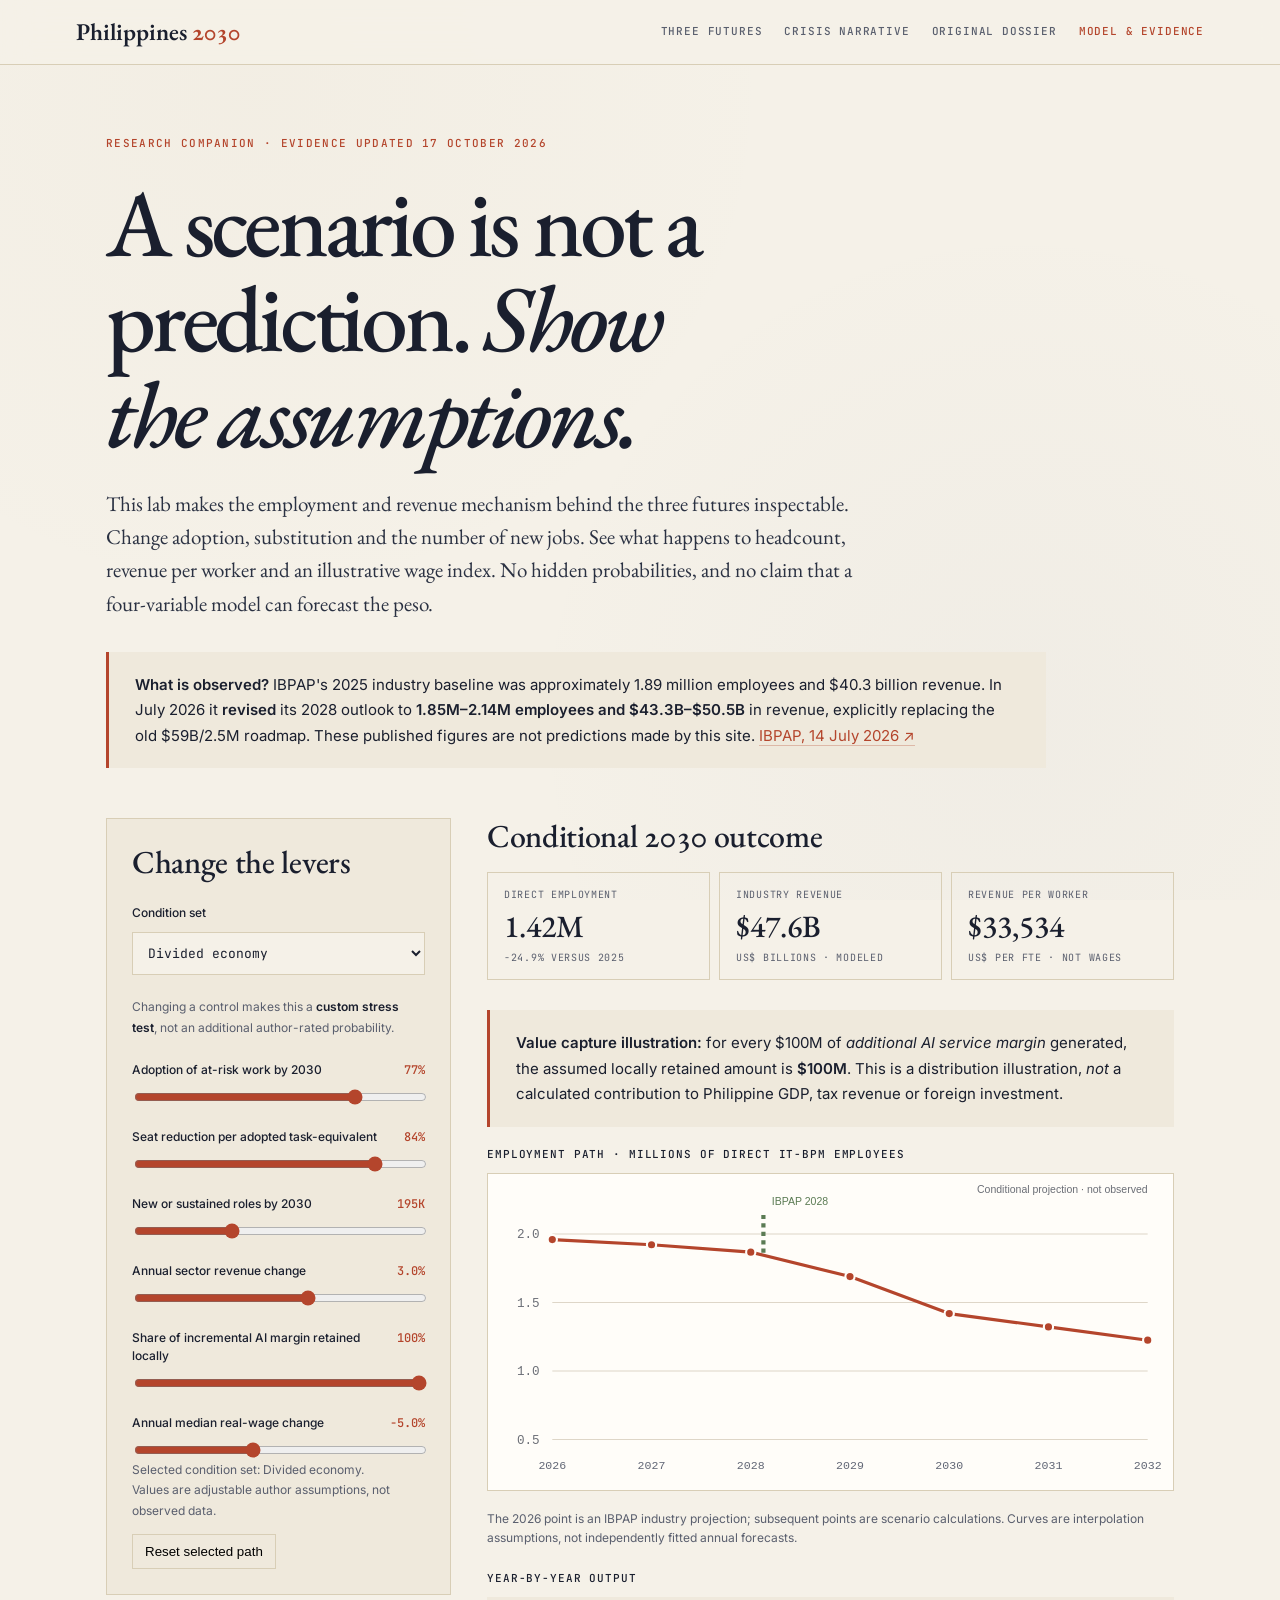
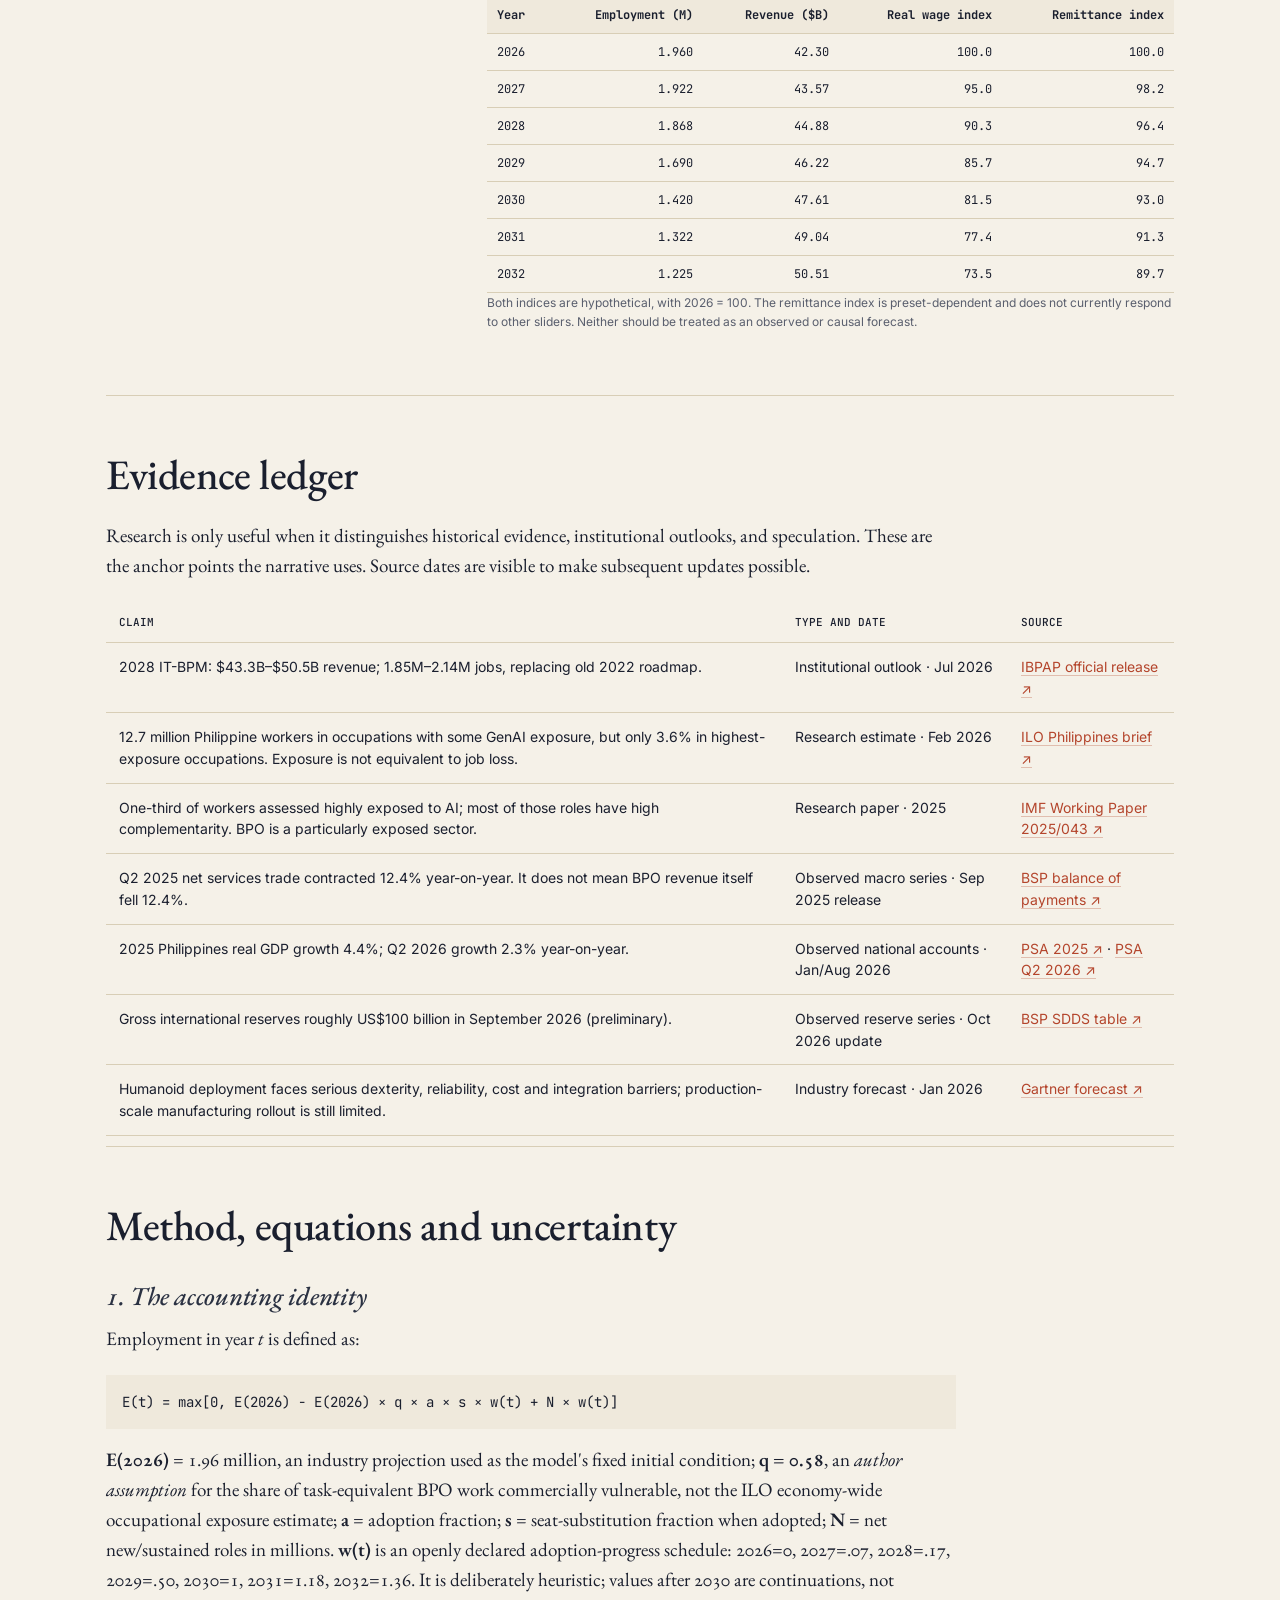
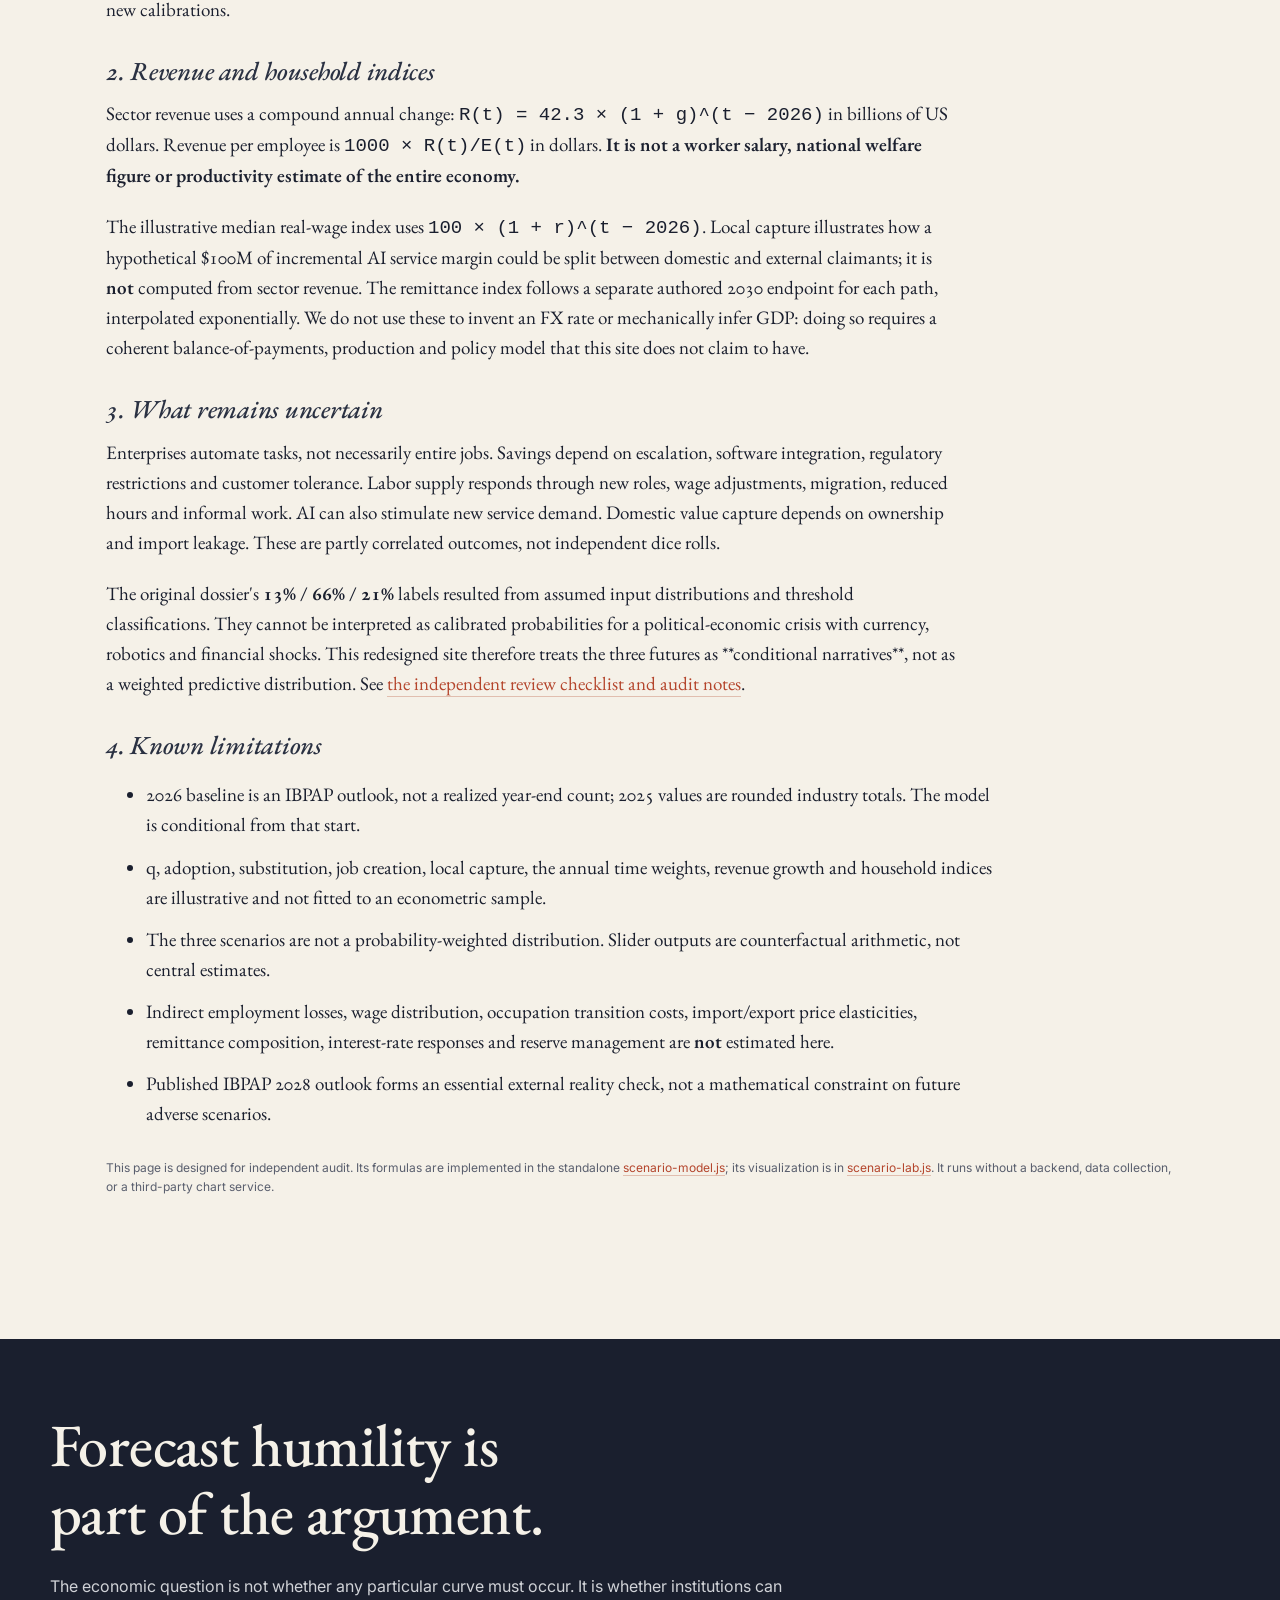
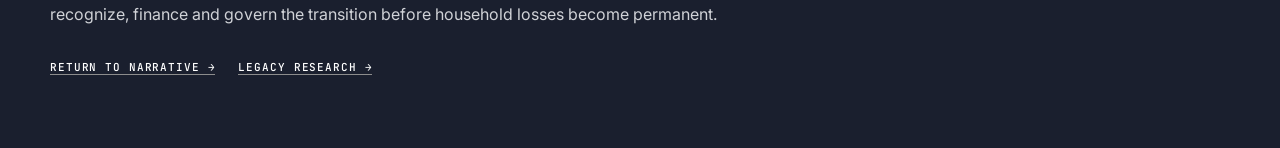
<file: model.html>
<!DOCTYPE html>
<html lang="en"><head><meta charset="utf-8"><meta name="viewport" content="width=device-width, initial-scale=1">
<meta name="description" content="Philippines 2030: an auditable, assumption-driven economic scenario model with dated observed evidence, stress-test controls and limitations.">
<title>Philippines 2030 | Model & evidence</title>
<link rel="preconnect" href="https://fonts.googleapis.com"><link rel="preconnect" href="https://fonts.gstatic.com" crossorigin>
<link href="https://fonts.googleapis.com/css2?family=EB+Garamond:wght@400;500;600&family=JetBrains+Mono:wght@400;500;600&family=Inter:wght@400;500;600&display=swap" rel="stylesheet">
<link rel="stylesheet" href="styles.css?v=2"><link rel="stylesheet" href="three-futures.css?v=1">
<style>
.model-shell{max-width:1120px;margin:auto;padding:70px 26px 130px}.model-shell h1{font-size:clamp(52px,8vw,94px);letter-spacing:-.045em;max-width:860px}.model-intro{max-width:760px;color:var(--ink-2);font-size:21px;margin:25px 0}
.model-call{border-left:3px solid var(--accent);background:var(--paper-2);padding:20px 26px;max-width:940px;margin:32px 0;font:15px/1.7 var(--sans)}
.model-grid{display:grid;grid-template-columns:345px minmax(0,1fr);gap:36px;align-items:start;margin:50px 0}
.model-controls{background:var(--paper-2);border:1px solid var(--rule);padding:25px}
.model-controls h2,.model-view h2{font-size:32px;margin:0 0 17px}
.model-controls label{display:flex;justify-content:space-between;gap:15px;font:500 12px/1.5 var(--sans);margin:23px 0 10px}
.model-controls output{font-family:var(--mono);color:var(--accent)}
.model-controls input[type=range]{display:block;width:100%;accent-color:var(--accent);cursor:pointer}
.model-controls select{display:block;width:100%;padding:11px;margin:8px 0 22px;font:13px var(--mono);background:var(--paper);border:1px solid var(--rule);color:var(--ink)}
.model-controls p{font:12px/1.7 var(--sans);color:var(--ink-muted)}
.model-view{min-width:0}
.model-view .kv{display:grid;grid-template-columns:repeat(3,1fr);gap:9px;margin-bottom:30px}
.model-view .kv>div{border:1px solid var(--rule);padding:14px 16px}
.model-view .kv span{display:block;font:10px/1.5 var(--mono);text-transform:uppercase;letter-spacing:.07em;color:var(--ink-muted)}
.model-view .kv strong{font:500 31px/1.1 var(--serif);display:block;margin:7px 0}
.model-view svg{width:100%;height:auto;border:1px solid var(--rule);background:#fffdf9}
.model-view .chart-caption{font:12px/1.6 var(--sans);color:var(--ink-muted);margin:9px 0 24px}
.model-view .chart-head{font:500 11px var(--mono);letter-spacing:.08em;text-transform:uppercase;margin-bottom:12px}
.model-table-wrap{overflow-x:auto}
.model-table{border-collapse:collapse;width:100%;font:12px/1.5 var(--mono)}
.model-table th,.model-table td{text-align:right;padding:9px 10px;border-bottom:1px solid var(--rule);white-space:nowrap}
.model-table th:first-child,.model-table td:first-child{text-align:left}
.model-table thead{background:var(--paper-2)}
.model-section{border-top:1px solid var(--rule);padding:55px 0 10px}
.model-section h2{font-size:42px;margin:0 0 22px}
.model-section h3{font-size:26px;margin:30px 0 12px}
.model-section p,.model-section li{max-width:850px}
.model-section li{margin-bottom:12px}
.model-evidence{width:100%;border-collapse:collapse;font:14px/1.55 var(--sans)}
.model-evidence th,.model-evidence td{text-align:left;padding:13px;border-bottom:1px solid var(--rule);vertical-align:top}
.model-evidence th{font:500 11px var(--mono);text-transform:uppercase}
.model-evidence a{overflow-wrap:anywhere}
.model-foot{font:12px/1.6 var(--sans);color:var(--ink-muted)}
@media(max-width:850px){.model-grid{grid-template-columns:1fr}.model-view .kv{grid-template-columns:1fr 1fr}}
@media(max-width:560px){.model-shell{padding:45px 18px 80px}.model-view .kv{grid-template-columns:1fr}.model-evidence th,.model-evidence td{display:block;padding:8px}.model-evidence tr{display:block;margin-bottom:15px}.model-controls{padding:19px}}
</style>
<script src="scenario-model.js" defer></script><script src="scenario-lab.js" defer></script>
</head>
<body class="future-page">
<a class="skip-link" href="#model-main">Skip to model</a>
<header class="future-header"><div class="future-header-inner"><a class="future-brand" href="index.html">Philippines <span>2030</span></a><nav class="future-nav" aria-label="Main"><a href="index.html">Three futures</a><a href="crisis.html">Crisis narrative</a><a href="Research.html">Original dossier</a><a href="model.html" aria-current="page">Model &amp; evidence</a></nav></div></header>
<main class="model-shell" id="model-main">
<p class="future-meta">Research companion · Evidence updated 17 October 2026</p>
<h1>A scenario is not a prediction. <em>Show the assumptions.</em></h1>
<p class="model-intro">This lab makes the employment and revenue mechanism behind the three futures inspectable. Change adoption, substitution and the number of new jobs. See what happens to headcount, revenue per worker and an illustrative wage index. No hidden probabilities, and no claim that a four-variable model can forecast the peso.</p>
<div class="model-call"><strong>What is observed?</strong> IBPAP's 2025 industry baseline was approximately 1.89 million employees and $40.3 billion revenue. In July 2026 it <strong>revised</strong> its 2028 outlook to <strong>1.85M–2.14M employees and $43.3B–$50.5B</strong> in revenue, explicitly replacing the old $59B/2.5M roadmap. These published figures are not predictions made by this site. <a href="https://www.ibpap.org/news-room/43" target="_blank" rel="noopener">IBPAP, 14 July 2026 ↗</a></div>
<div class="model-grid" id="lab">
<section class="model-controls" aria-label="Scenario assumptions">
<h2>Change the levers</h2>
<label for="preset">Condition set</label>
<select id="preset"><option value="managed">Managed transition</option><option value="accelerated" selected>Divided economy</option><option value="crisis">Structural crisis</option></select>
<p>Changing a control makes this a <strong>custom stress test</strong>, not an additional author-rated probability.</p>
<label for="adoption">Adoption of at-risk work by 2030 <output id="out-adoption"></output></label><input id="adoption" type="range" min="0" max="100" step="1" value="77">
<label for="substitution">Seat reduction per adopted task-equivalent <output id="out-substitution"></output></label><input id="substitution" type="range" min="0" max="100" step="1" value="84">
<label for="newRoles">New or sustained roles by 2030 <output id="out-newRoles"></output></label><input id="newRoles" type="range" min="0" max="600" step="5" value="195">
<label for="revenueGrowth">Annual sector revenue change <output id="out-revenueGrowth"></output></label><input id="revenueGrowth" type="range" min="-15" max="15" step="0.5" value="3">
<label for="localCapture">Share of incremental AI margin retained locally <output id="out-localCapture"></output></label><input id="localCapture" type="range" min="0" max="100" step="1" value="35">
<label for="realWageAnnual">Annual median real-wage change <output id="out-realWageAnnual"></output></label><input id="realWageAnnual" type="range" min="-15" max="10" step="0.5" value="-5">
<p id="current-settings" role="status" aria-live="polite"></p>
<button id="reset-model" type="button" class="future-button">Reset selected path</button>
</section>
<section class="model-view" aria-labelledby="model-output">
<h2 id="model-output">Conditional 2030 outcome</h2>
<div class="kv" aria-live="polite">
<div><span>Direct employment</span><strong id="result-jobs">—</strong><span id="result-jobs-change"></span></div>
<div><span>Industry revenue</span><strong id="result-revenue">—</strong><span>US$ billions · modeled</span></div>
<div><span>Revenue per worker</span><strong id="result-productivity">—</strong><span>US$ per FTE · not wages</span></div>
</div>
<p class="model-call" style="margin:0 0 20px"><strong>Value capture illustration:</strong> for every $100M of <em>additional AI service margin</em> generated, the assumed locally retained amount is <strong id="result-local-capture">—</strong>. This is a distribution illustration, <em>not</em> a calculated contribution to Philippine GDP, tax revenue or foreign investment.</p>
<div class="chart-head">Employment path · Millions of direct IT-BPM employees</div>
<svg id="employment-chart" xmlns="http://www.w3.org/2000/svg" role="img" aria-labelledby="chart-title chart-desc" viewBox="0 0 650 300">
<title id="chart-title">Employment under current scenario</title><desc id="chart-desc">A line showing modeled employment levels between 2026 and 2032. The detailed numerical values are in the table below.</desc>
</svg>
<p class="chart-caption">The 2026 point is an IBPAP industry projection; subsequent points are scenario calculations. Curves are interpolation assumptions, not independently fitted annual forecasts.</p>
<div class="chart-head">Year-by-year output</div>
<div class="model-table-wrap"><table class="model-table"><thead><tr><th scope="col">Year</th><th scope="col">Employment (M)</th><th scope="col">Revenue ($B)</th><th scope="col">Real wage index</th><th scope="col">Remittance index</th></tr></thead><tbody id="model-tbody"></tbody></table></div>
<p class="model-foot">Both indices are hypothetical, with 2026 = 100. The remittance index is preset-dependent and does not currently respond to other sliders. Neither should be treated as an observed or causal forecast.</p>
</section>
</div>

<section class="model-section" id="sources"><h2>Evidence ledger</h2>
<p>Research is only useful when it distinguishes historical evidence, institutional outlooks, and speculation. These are the anchor points the narrative uses. Source dates are visible to make subsequent updates possible.</p>
<div style="overflow-x:auto"><table class="model-evidence"><thead><tr><th>Claim</th><th>Type and date</th><th>Source</th></tr></thead><tbody>
<tr><td>2028 IT-BPM: $43.3B–$50.5B revenue; 1.85M–2.14M jobs, replacing old 2022 roadmap.</td><td>Institutional outlook · Jul 2026</td><td><a href="https://www.ibpap.org/news-room/43">IBPAP official release ↗</a></td></tr>
<tr><td>12.7 million Philippine workers in occupations with some GenAI exposure, but only 3.6% in highest-exposure occupations. Exposure is not equivalent to job loss.</td><td>Research estimate · Feb 2026</td><td><a href="https://www.ilo.org/publications/generative-ai-and-jobs-philippines-labour-market-exposure-and-policy">ILO Philippines brief ↗</a></td></tr>
<tr><td>One-third of workers assessed highly exposed to AI; most of those roles have high complementarity. BPO is a particularly exposed sector.</td><td>Research paper · 2025</td><td><a href="https://www.elibrary.imf.org/view/journals/001/2025/043/001.2025.issue-043-en.xml">IMF Working Paper 2025/043 ↗</a></td></tr>
<tr><td>Q2 2025 net services trade contracted 12.4% year-on-year. It does not mean BPO revenue itself fell 12.4%.</td><td>Observed macro series · Sep 2025 release</td><td><a href="https://www.bsp.gov.ph/Media_And_Research/Media%20Releases/2025_09/news-09122025b1.aspx">BSP balance of payments ↗</a></td></tr>
<tr><td>2025 Philippines real GDP growth 4.4%; Q2 2026 growth 2.3% year-on-year.</td><td>Observed national accounts · Jan/Aug 2026</td><td><a href="https://psa.gov.ph/content/gdp-grows-30-percent-fourth-quarter-2025-brings-full-year-2025-gdp-year-year-growth-rate-44">PSA 2025 ↗</a> · <a href="https://psa.gov.ph/content/gdp-grows-23-percent-second-quarter-2026">PSA Q2 2026 ↗</a></td></tr>
<tr><td>Gross international reserves roughly US$100 billion in September 2026 (preliminary).</td><td>Observed reserve series · Oct 2026 update</td><td><a href="https://www.bsp.gov.ph/Statistics/sdds/sdds.aspx">BSP SDDS table ↗</a></td></tr>
<tr><td>Humanoid deployment faces serious dexterity, reliability, cost and integration barriers; production-scale manufacturing rollout is still limited.</td><td>Industry forecast · Jan 2026</td><td><a href="https://www.gartner.com/en/newsroom/press-releases/2026-01-21-gartner-predicts-fewer-than-20-companies-will-scale-humanoid-robots-for-manufacturing-and-supply-chain-to-production-stage-by-2028">Gartner forecast ↗</a></td></tr>
</tbody></table></div>
</section>

<section class="model-section" id="methods">
<h2>Method, equations and uncertainty</h2>
<h3>1. The accounting identity</h3>
<p>Employment in year <em>t</em> is defined as:</p>
<p style="font-family:var(--mono);font-size:14px;background:var(--paper-2);padding:16px;overflow-x:auto">E(t) = max[0, E(2026) − E(2026) × q × a × s × w(t) + N × w(t)]</p>
<p><strong>E(2026)</strong> = 1.96 million, an industry projection used as the model's fixed initial condition; <strong>q = 0.58</strong>, an <em>author assumption</em> for the share of task-equivalent BPO work commercially vulnerable, not the ILO economy-wide occupational exposure estimate; <strong>a</strong> = adoption fraction; <strong>s</strong> = seat-substitution fraction when adopted; <strong>N</strong> = net new/sustained roles in millions. <strong>w(t)</strong> is an openly declared adoption-progress schedule: 2026=0, 2027=.07, 2028=.17, 2029=.50, 2030=1, 2031=1.18, 2032=1.36. It is deliberately heuristic; values after 2030 are continuations, not new calibrations.</p>
<h3>2. Revenue and household indices</h3>
<p>Sector revenue uses a compound annual change: <code>R(t) = 42.3 × (1 + g)^(t − 2026)</code> in billions of US dollars. Revenue per employee is <code>1000 × R(t)/E(t)</code> in dollars. <strong>It is not a worker salary, national welfare figure or productivity estimate of the entire economy.</strong></p>
<p>The illustrative median real-wage index uses <code>100 × (1 + r)^(t − 2026)</code>. Local capture illustrates how a hypothetical $100M of incremental AI service margin could be split between domestic and external claimants; it is <strong>not</strong> computed from sector revenue. The remittance index follows a separate authored 2030 endpoint for each path, interpolated exponentially. We do not use these to invent an FX rate or mechanically infer GDP: doing so requires a coherent balance-of-payments, production and policy model that this site does not claim to have.</p>
<h3>3. What remains uncertain</h3>
<p>Enterprises automate tasks, not necessarily entire jobs. Savings depend on escalation, software integration, regulatory restrictions and customer tolerance. Labor supply responds through new roles, wage adjustments, migration, reduced hours and informal work. AI can also stimulate new service demand. Domestic value capture depends on ownership and import leakage. These are partly correlated outcomes, not independent dice rolls.</p>
<p>The original dossier's <strong>13% / 66% / 21%</strong> labels resulted from assumed input distributions and threshold classifications. They cannot be interpreted as calibrated probabilities for a political-economic crisis with currency, robotics and financial shocks. This redesigned site therefore treats the three futures as **conditional narratives**, not as a weighted predictive distribution. See <a href="SCENARIO_NOTES.md">the independent review checklist and audit notes</a>.</p>
<h3>4. Known limitations</h3>
<ul>
<li>2026 baseline is an IBPAP outlook, not a realized year-end count; 2025 values are rounded industry totals. The model is conditional from that start.</li>
<li>q, adoption, substitution, job creation, local capture, the annual time weights, revenue growth and household indices are illustrative and not fitted to an econometric sample.</li>
<li>The three scenarios are not a probability-weighted distribution. Slider outputs are counterfactual arithmetic, not central estimates.</li>
<li>Indirect employment losses, wage distribution, occupation transition costs, import/export price elasticities, remittance composition, interest-rate responses and reserve management are <strong>not</strong> estimated here.</li>
<li>Published IBPAP 2028 outlook forms an essential external reality check, not a mathematical constraint on future adverse scenarios.</li>
</ul>
</section>
<p class="model-foot">This page is designed for independent audit. Its formulas are implemented in the standalone <a href="scenario-model.js">scenario-model.js</a>; its visualization is in <a href="scenario-lab.js">scenario-lab.js</a>. It runs without a backend, data collection, or a third-party chart service.</p>
</main>
<footer class="future-footer"><div class="future-footer-inner"><h2>Forecast humility is part of the argument.</h2><p>The economic question is not whether any particular curve must occur. It is whether institutions can recognize, finance and govern the transition before household losses become permanent.</p><div class="future-footer-links"><a href="index.html">Return to narrative →</a><a href="Research.html">Legacy research →</a></div></div></footer>
</body></html>
</file>
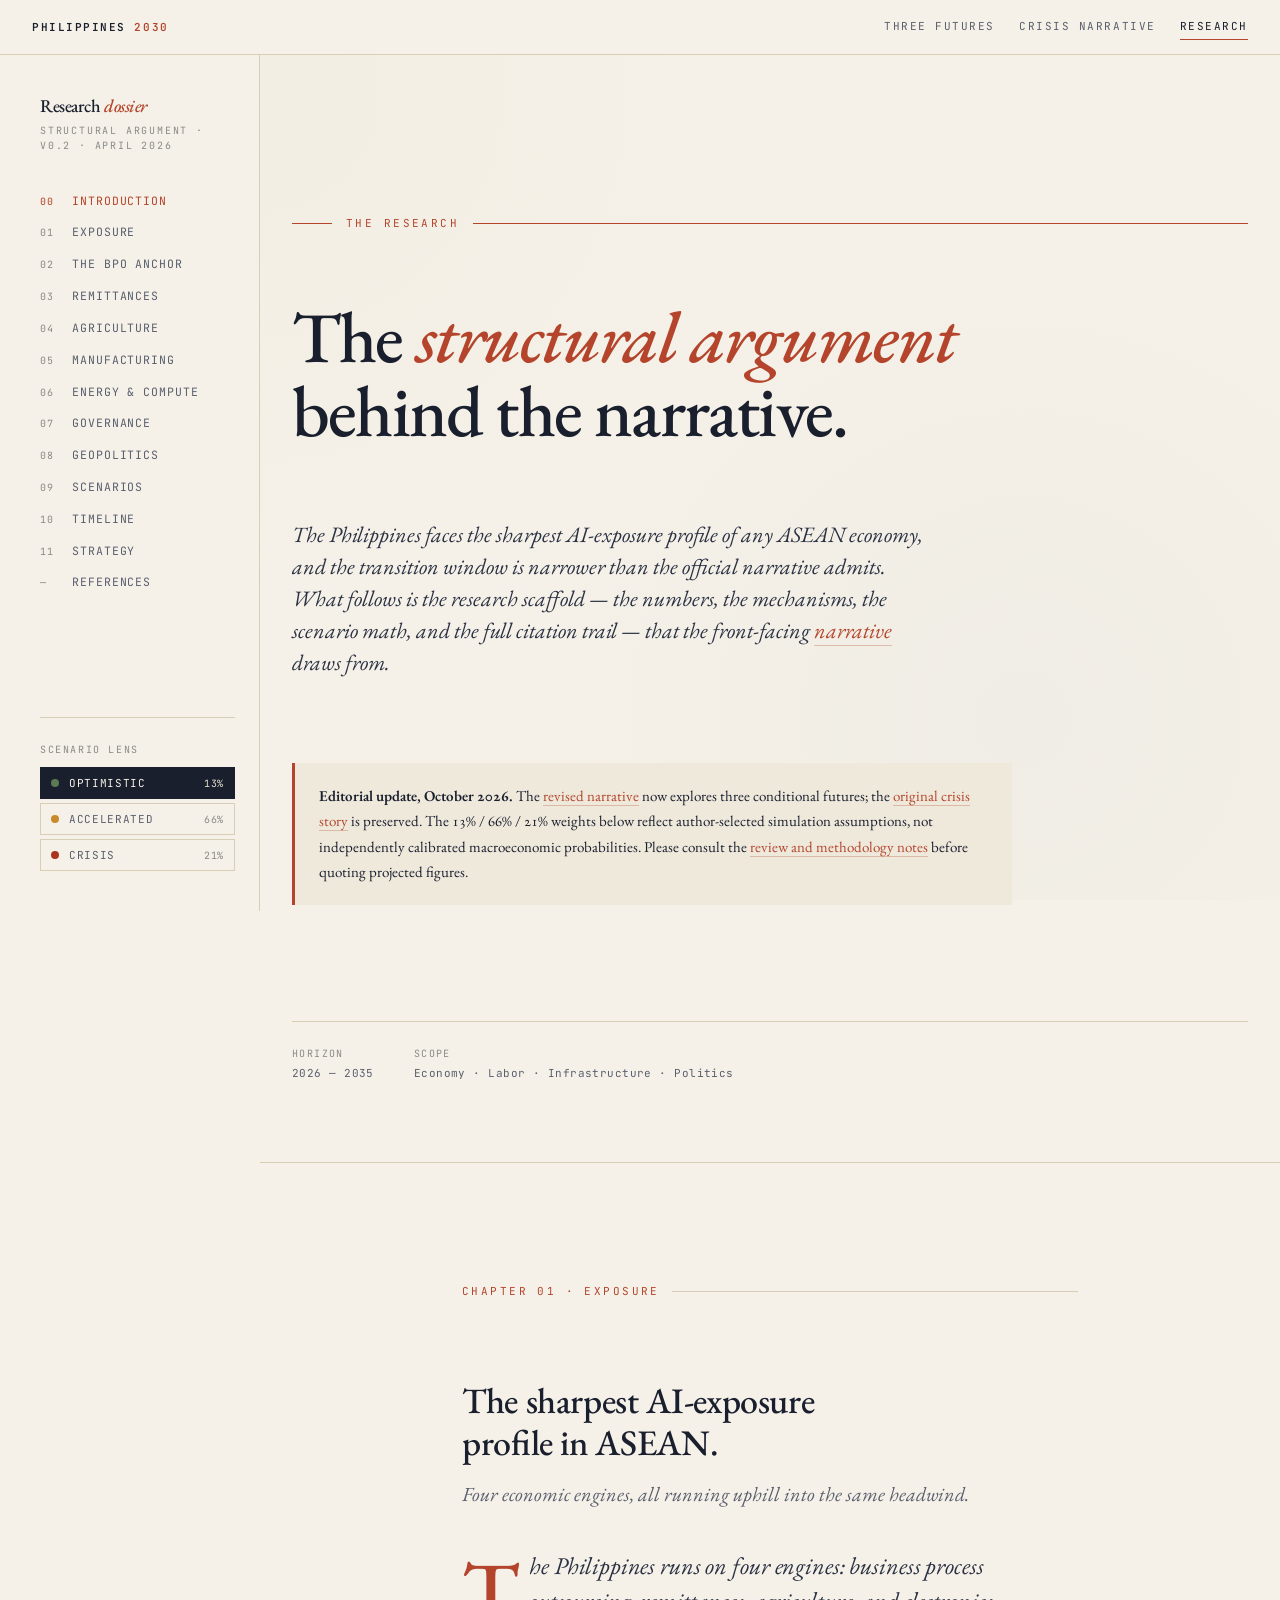
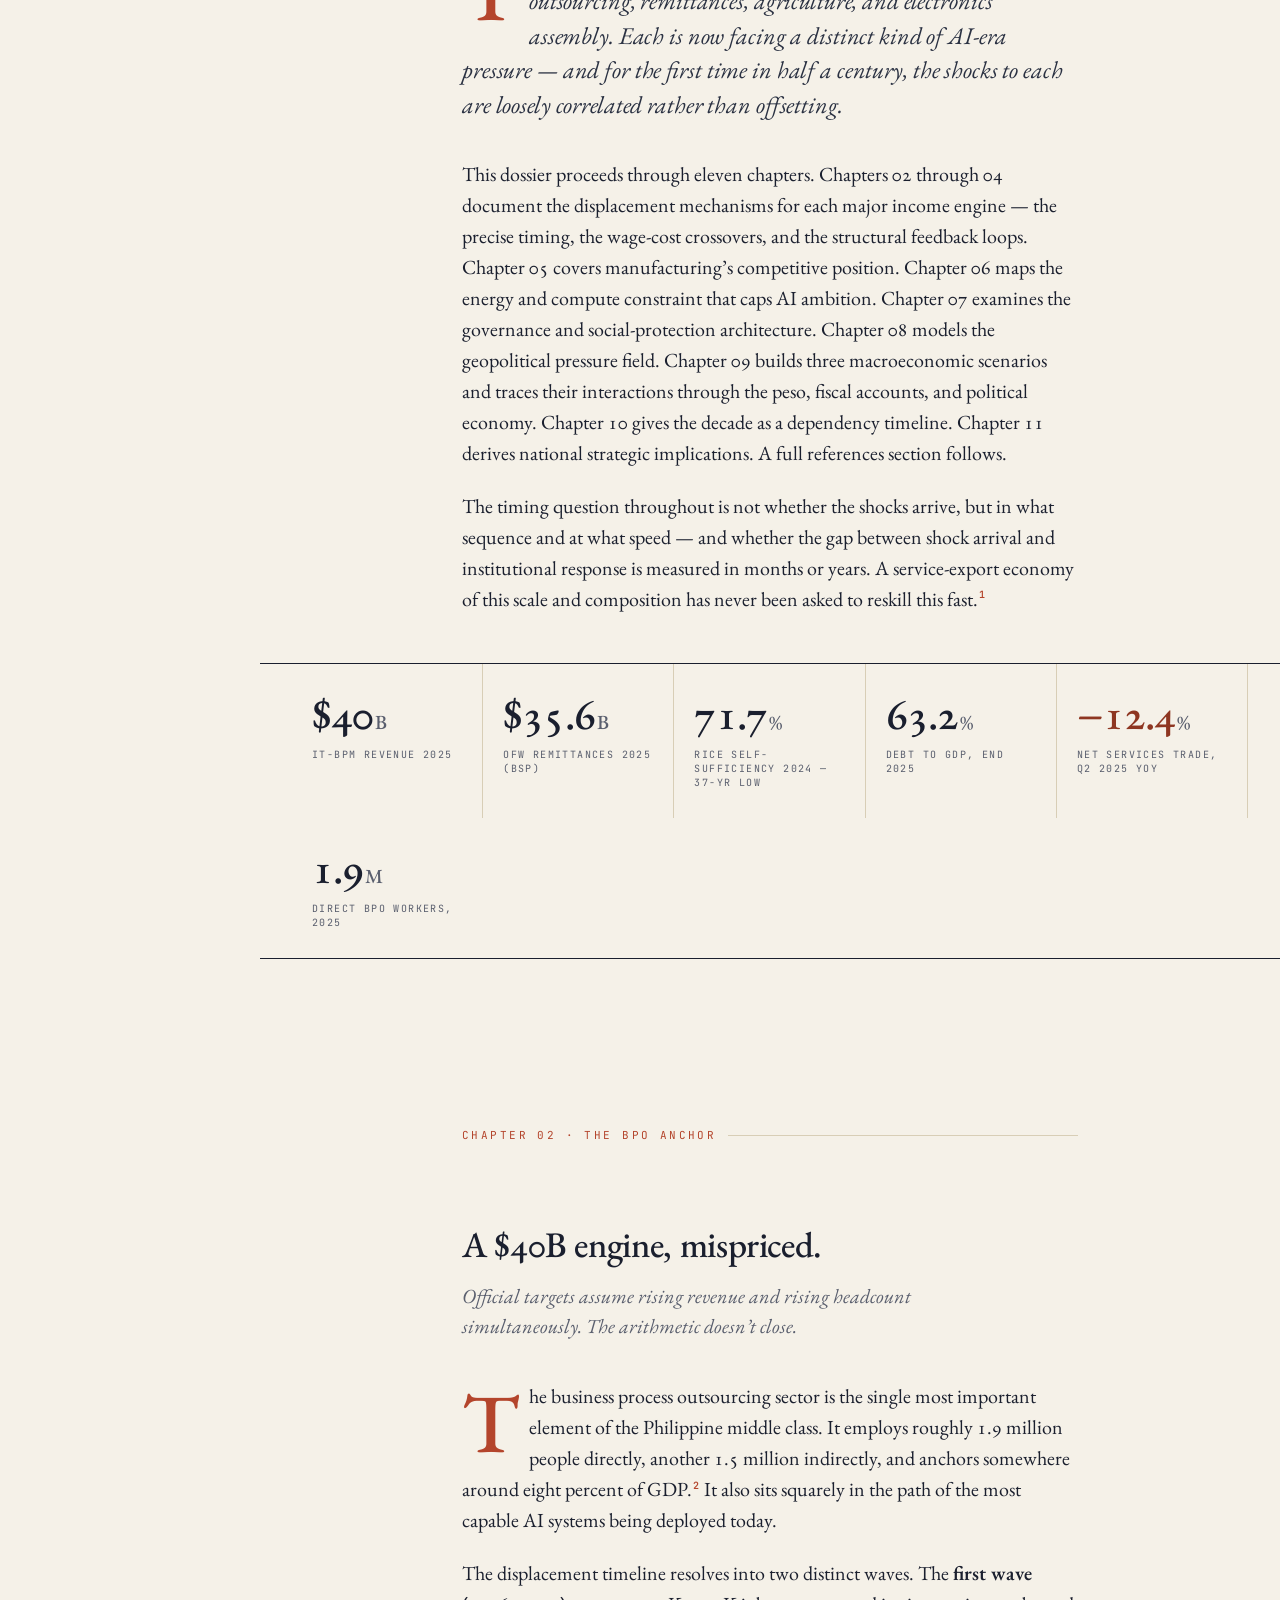
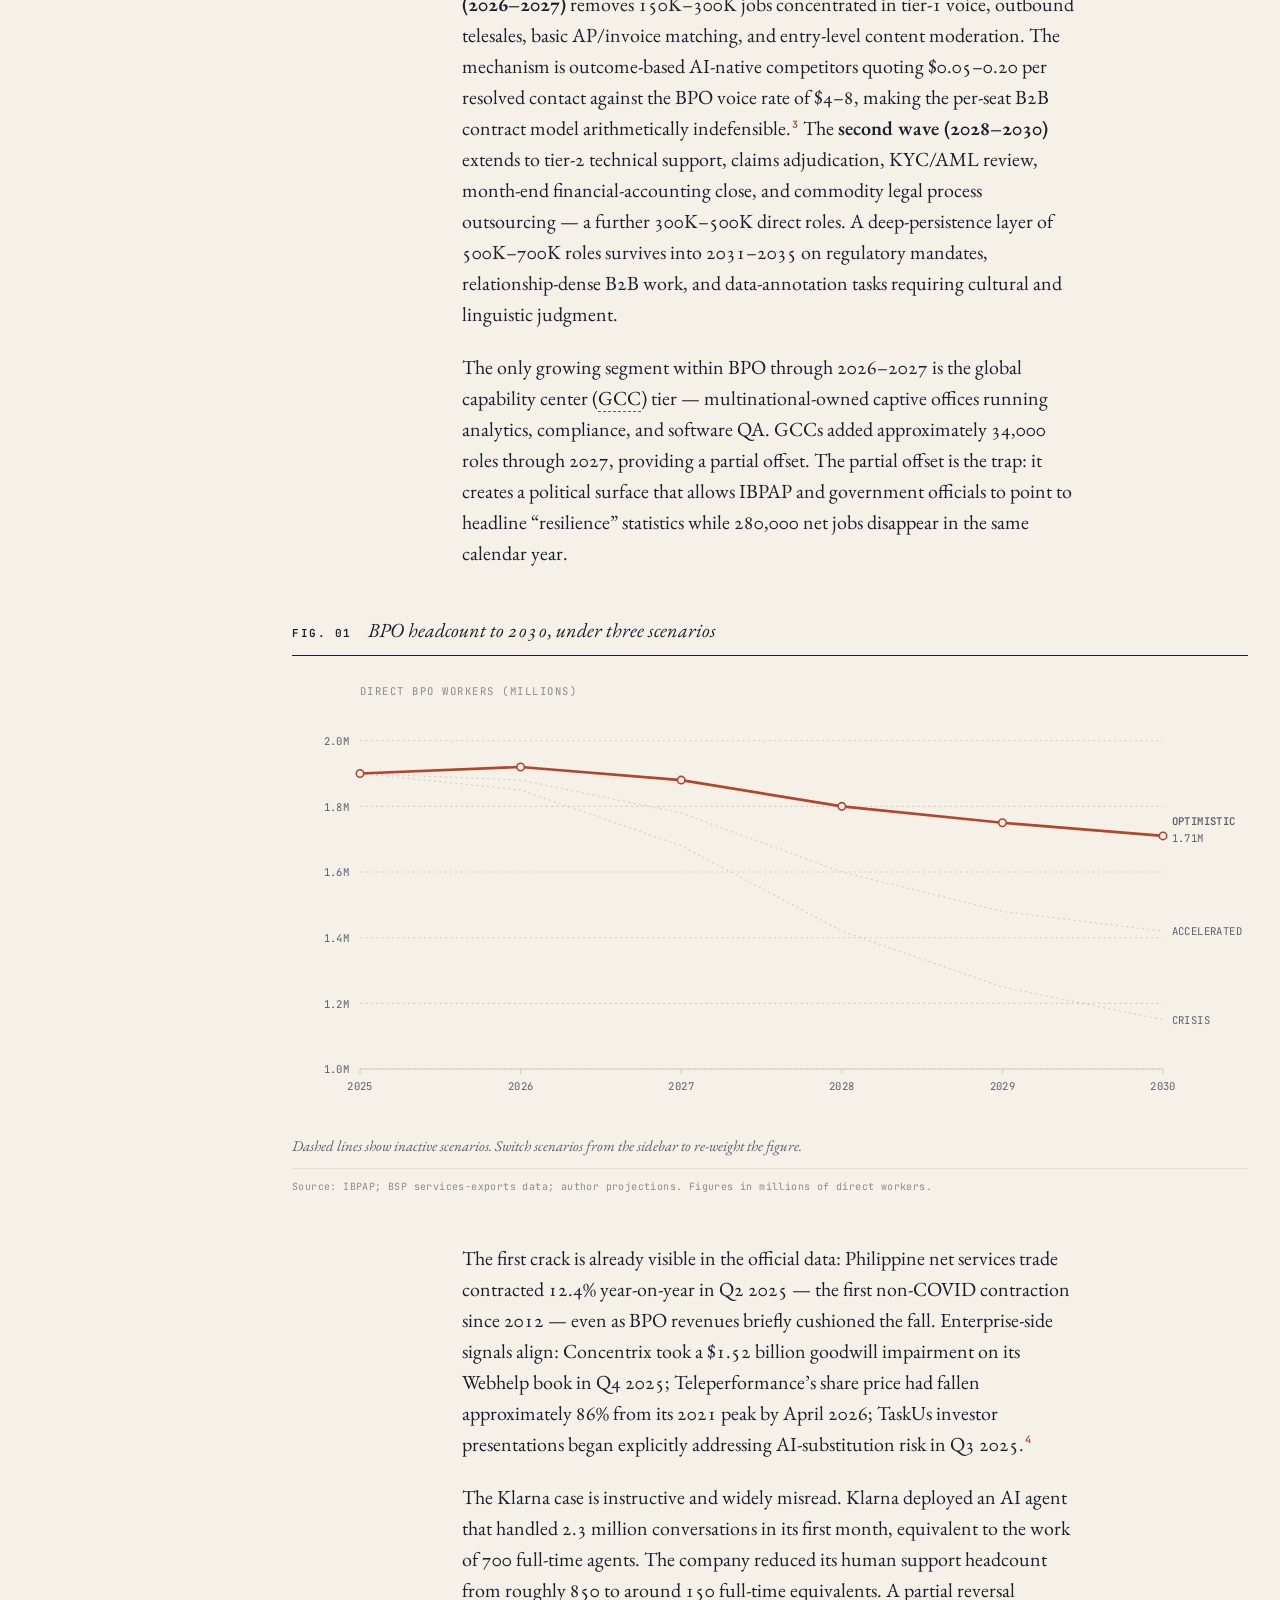
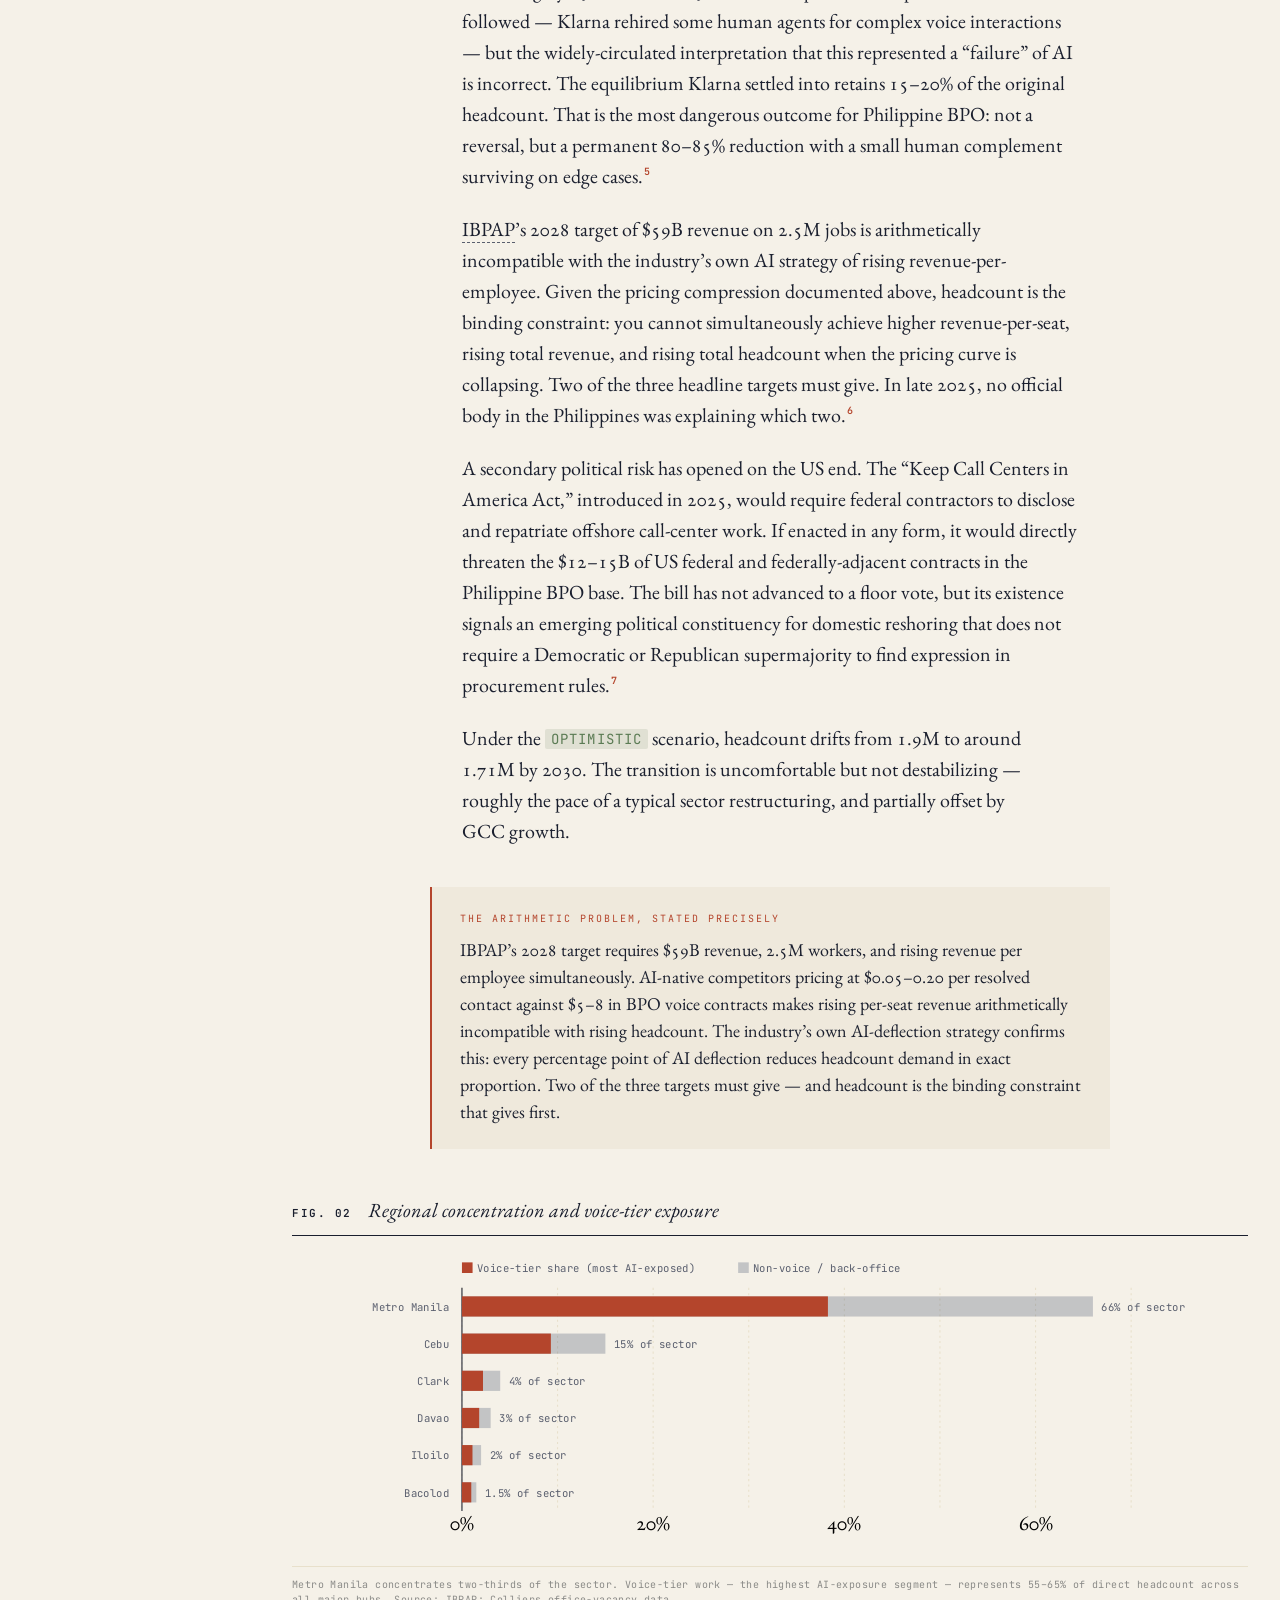
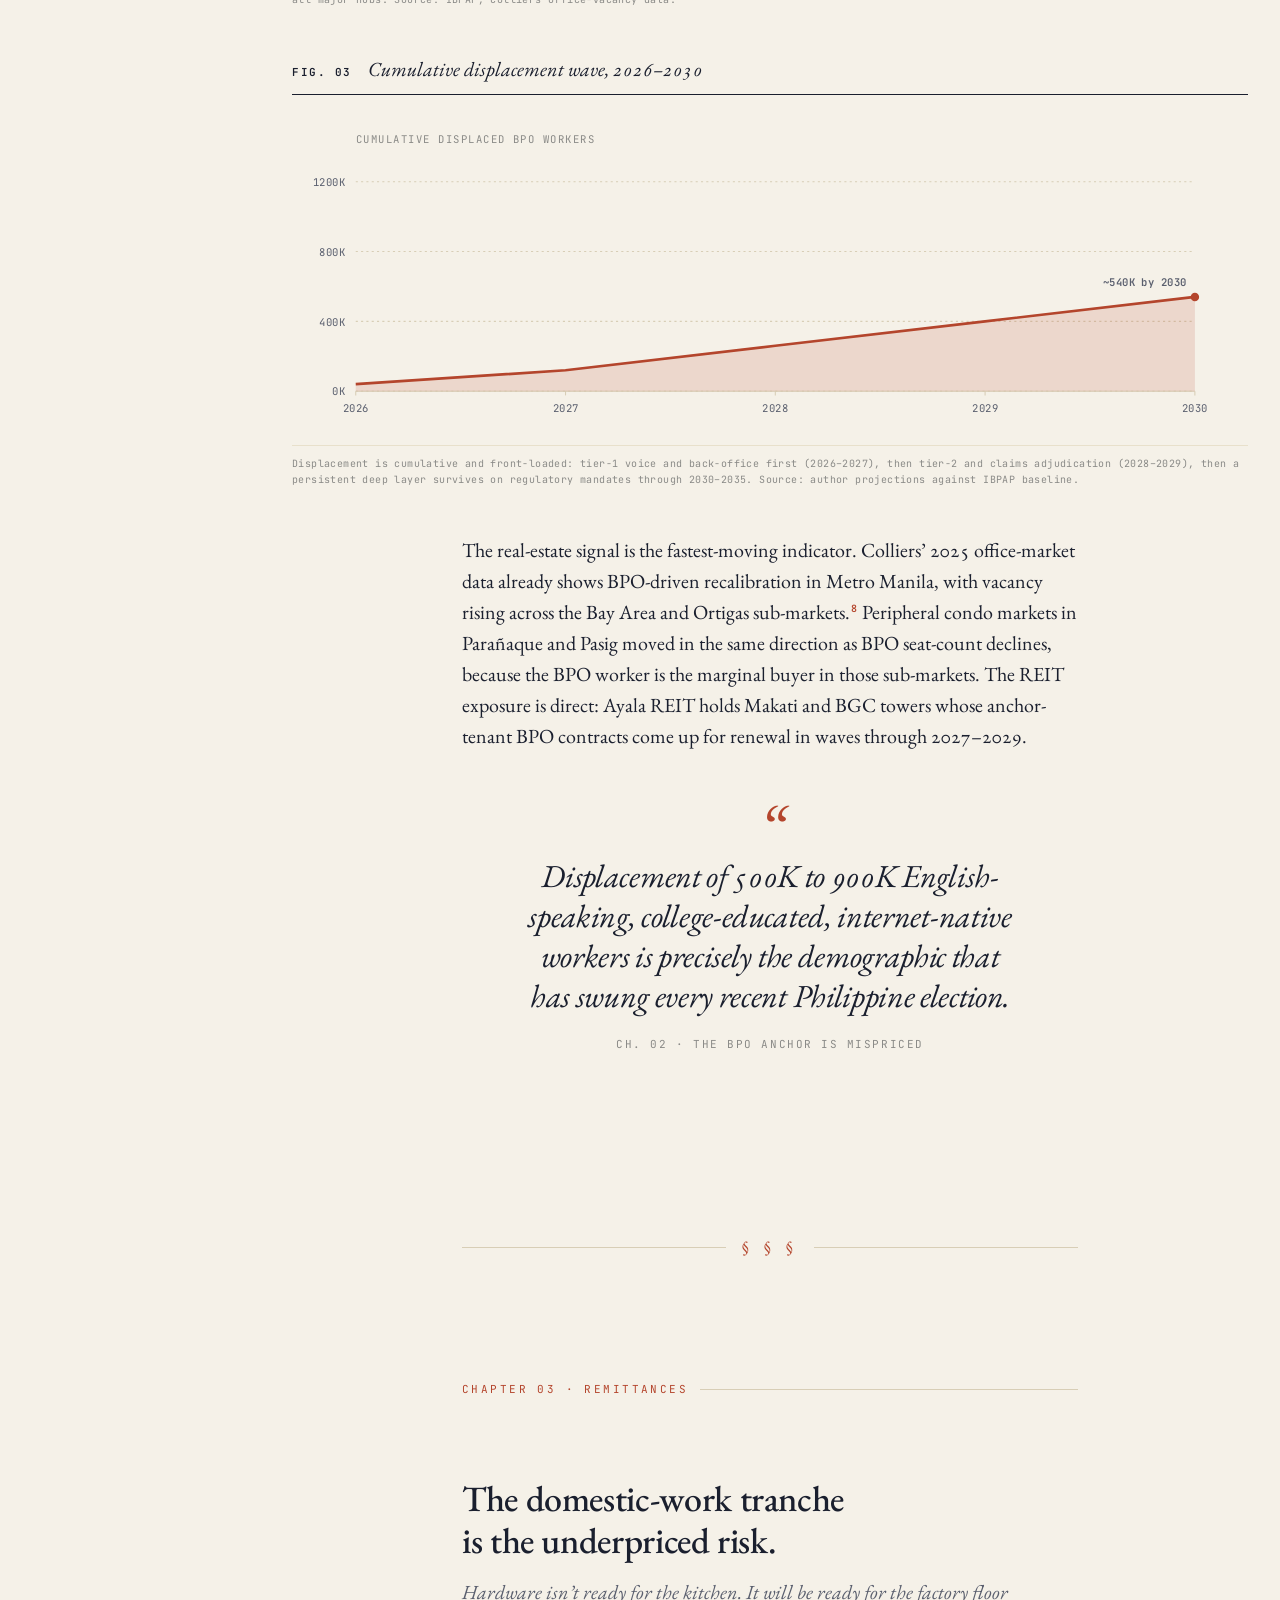
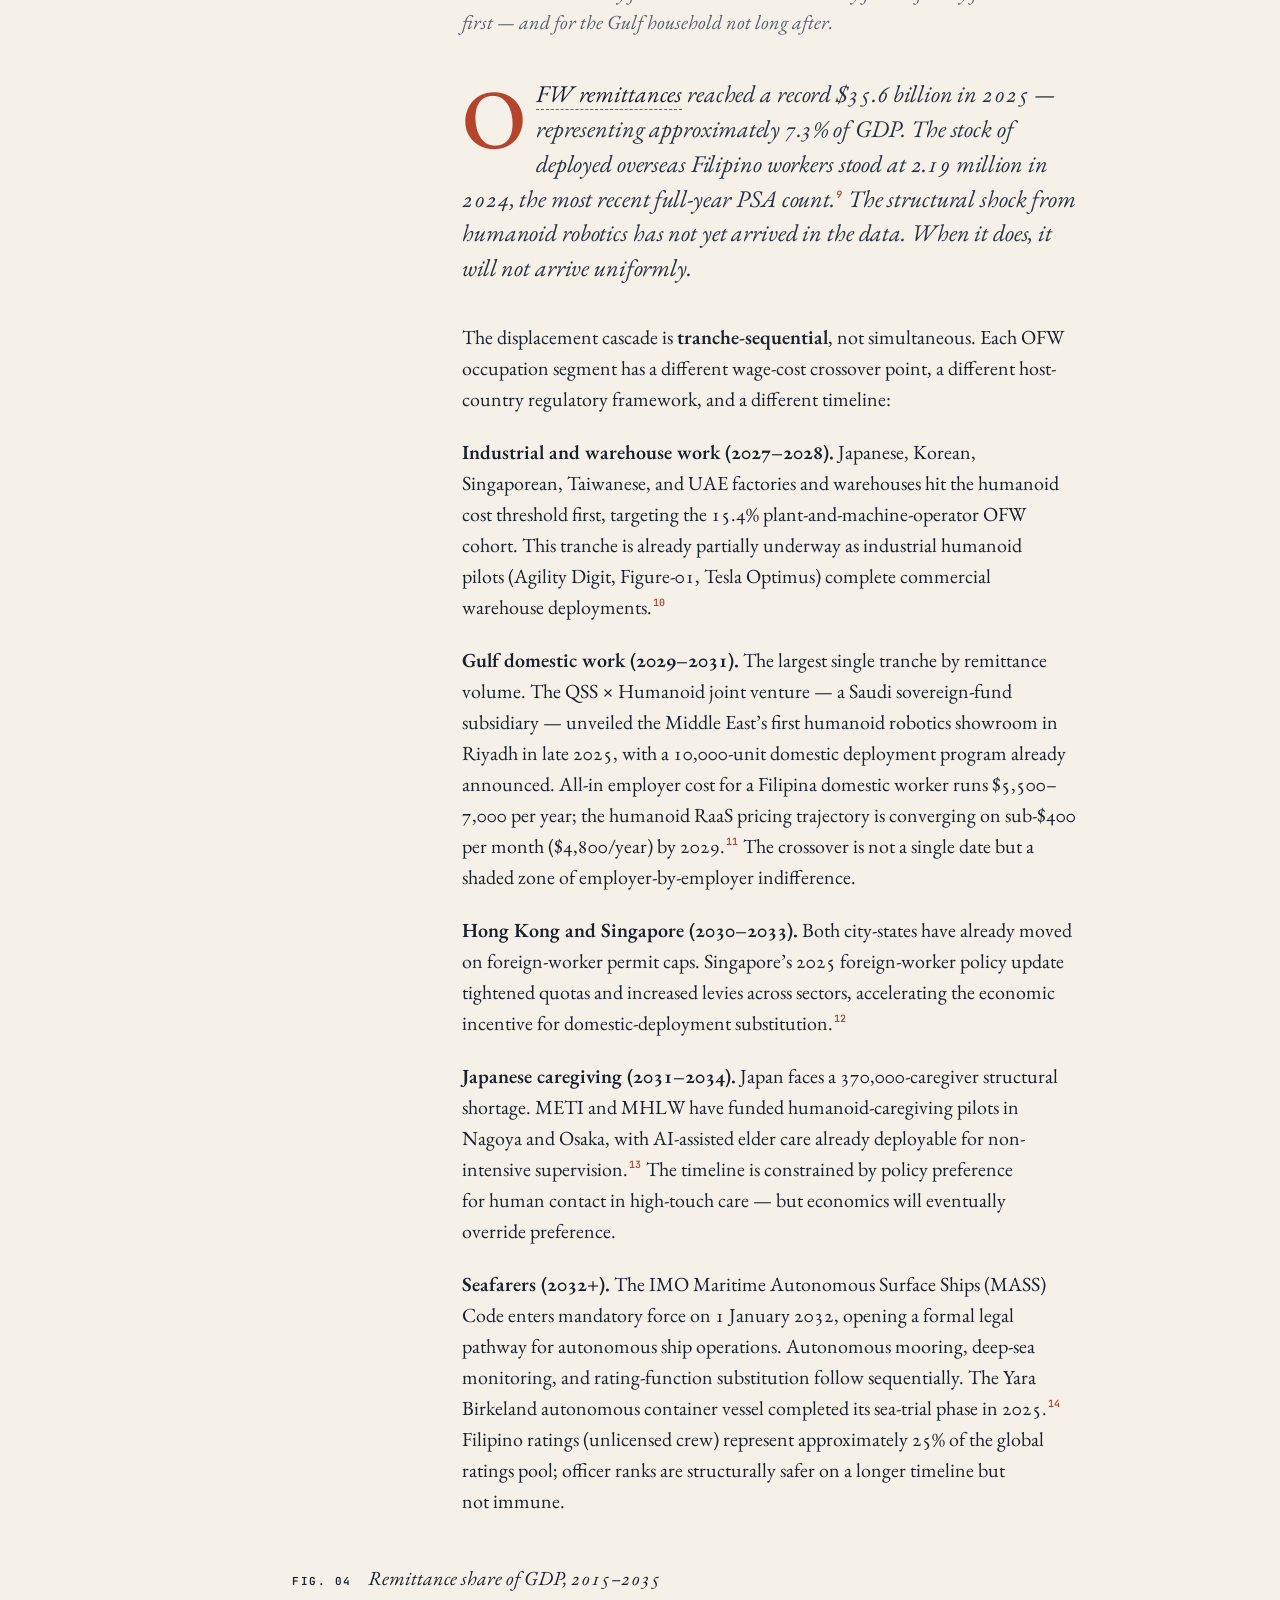
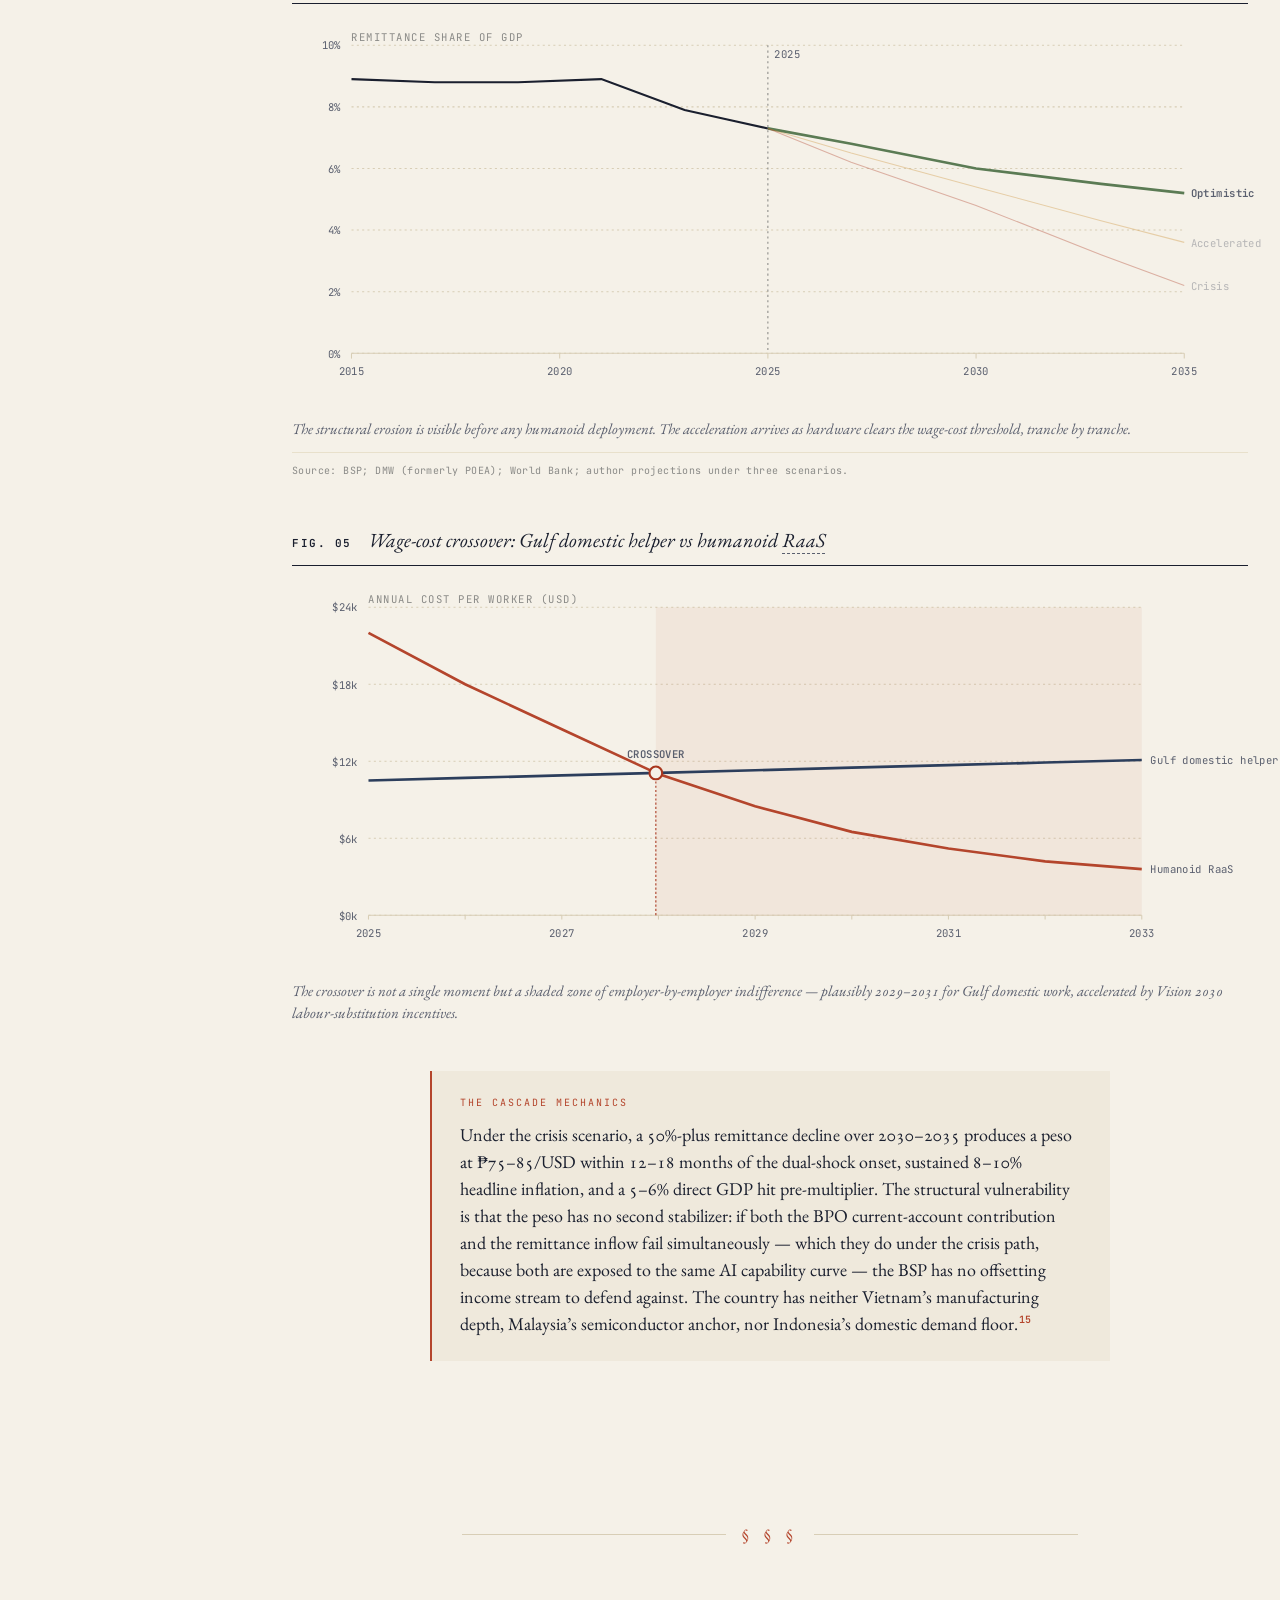
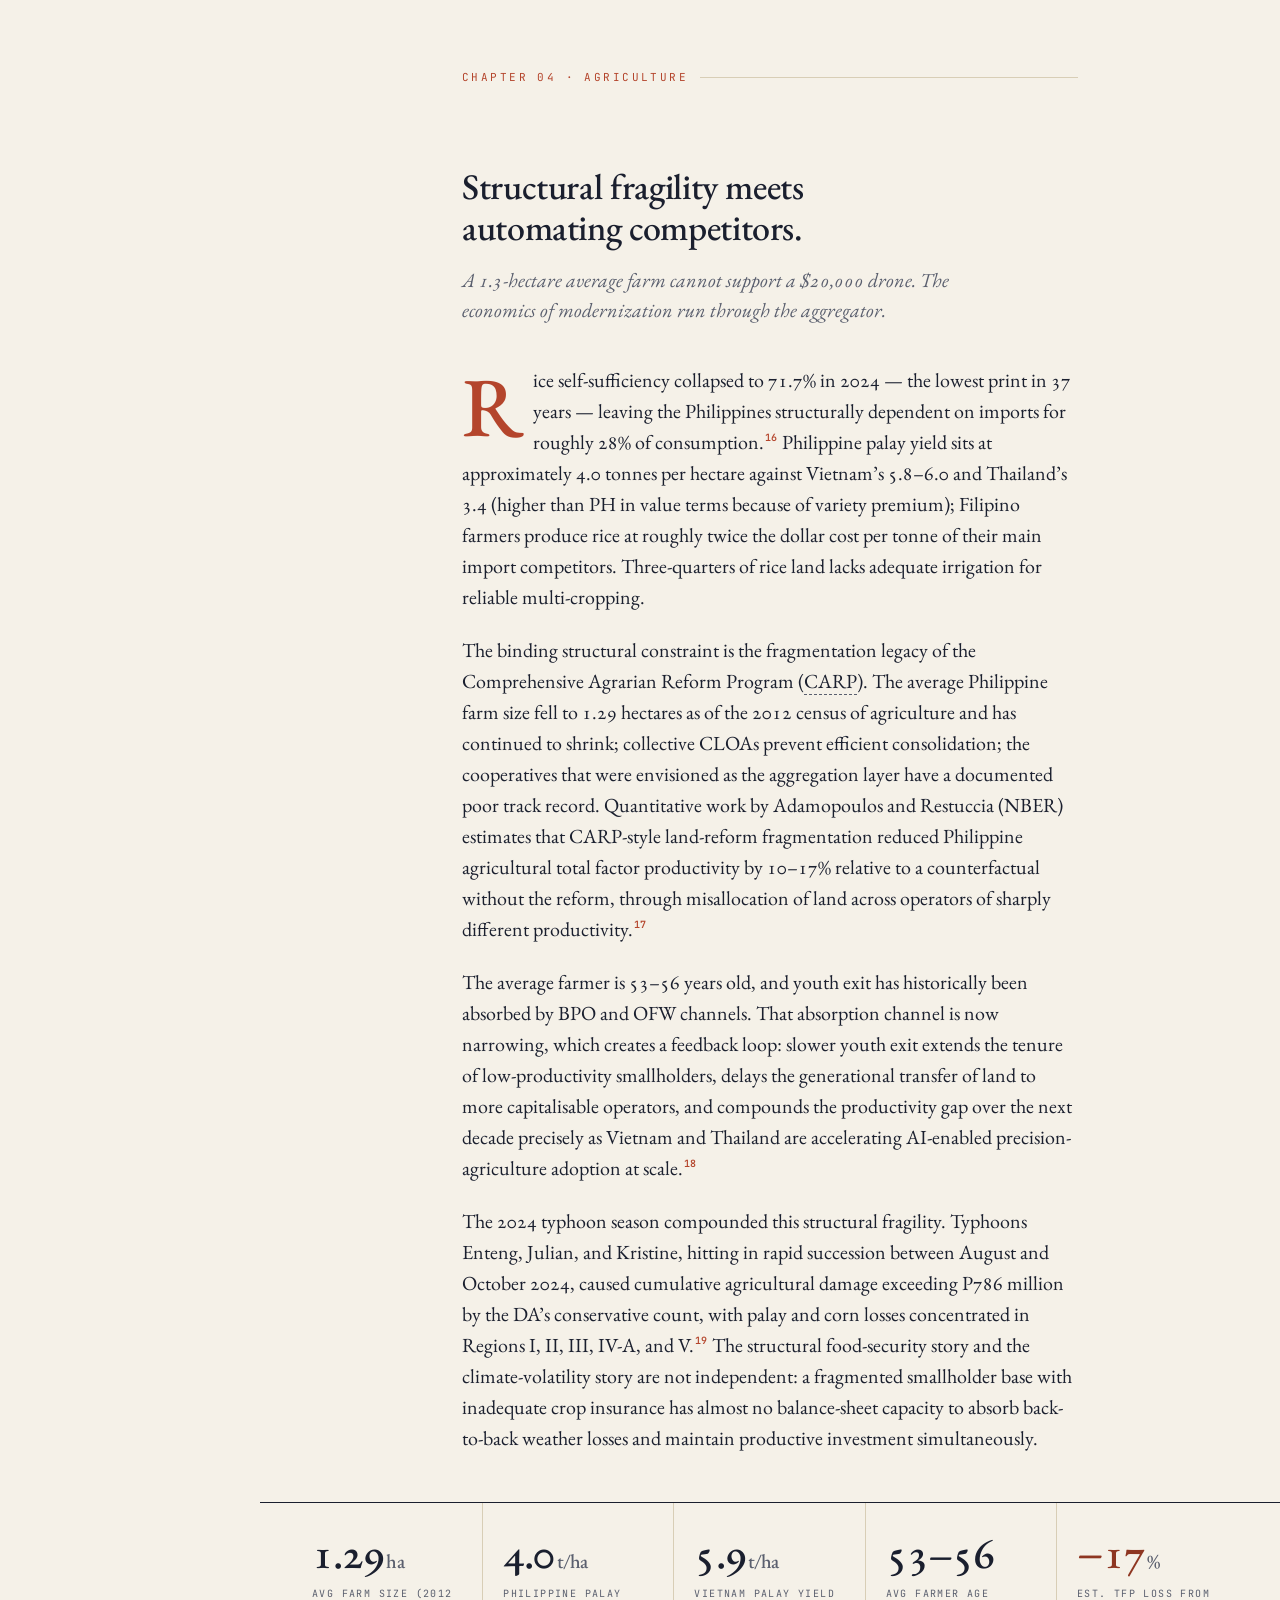
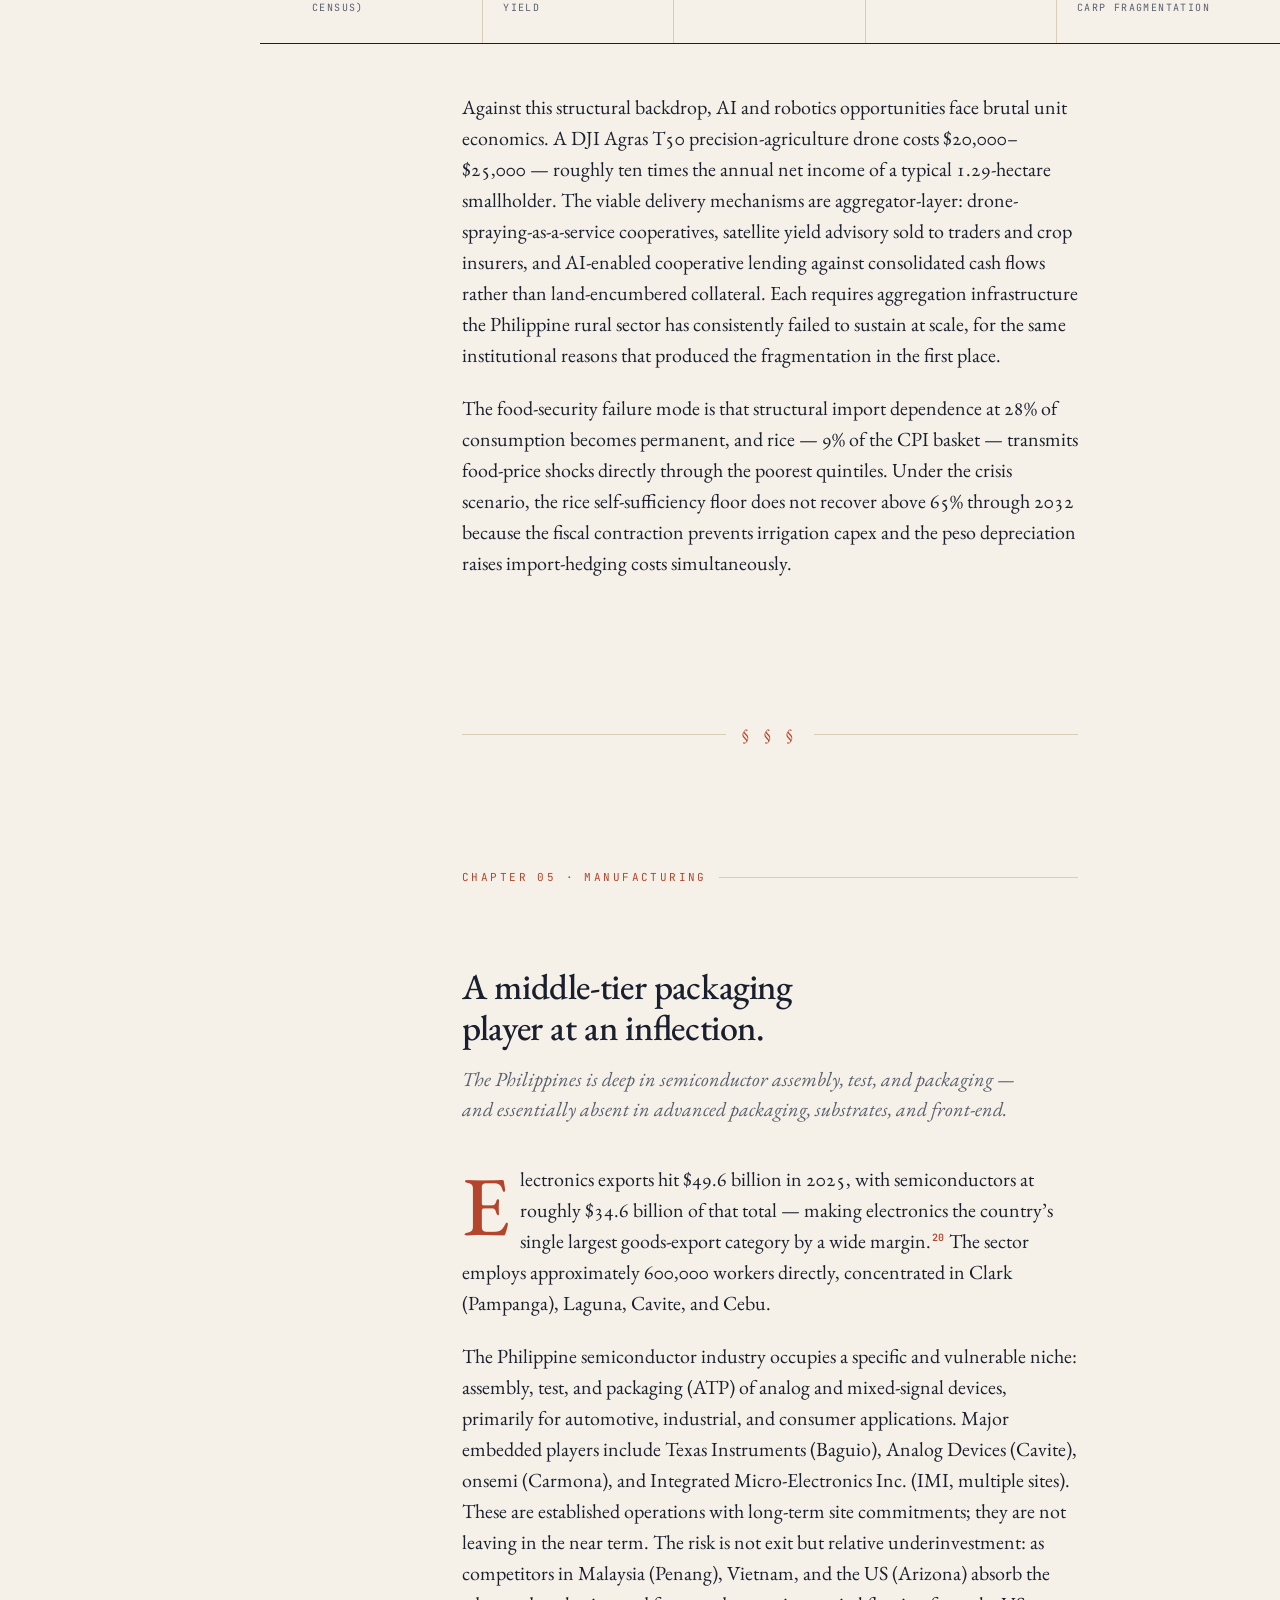
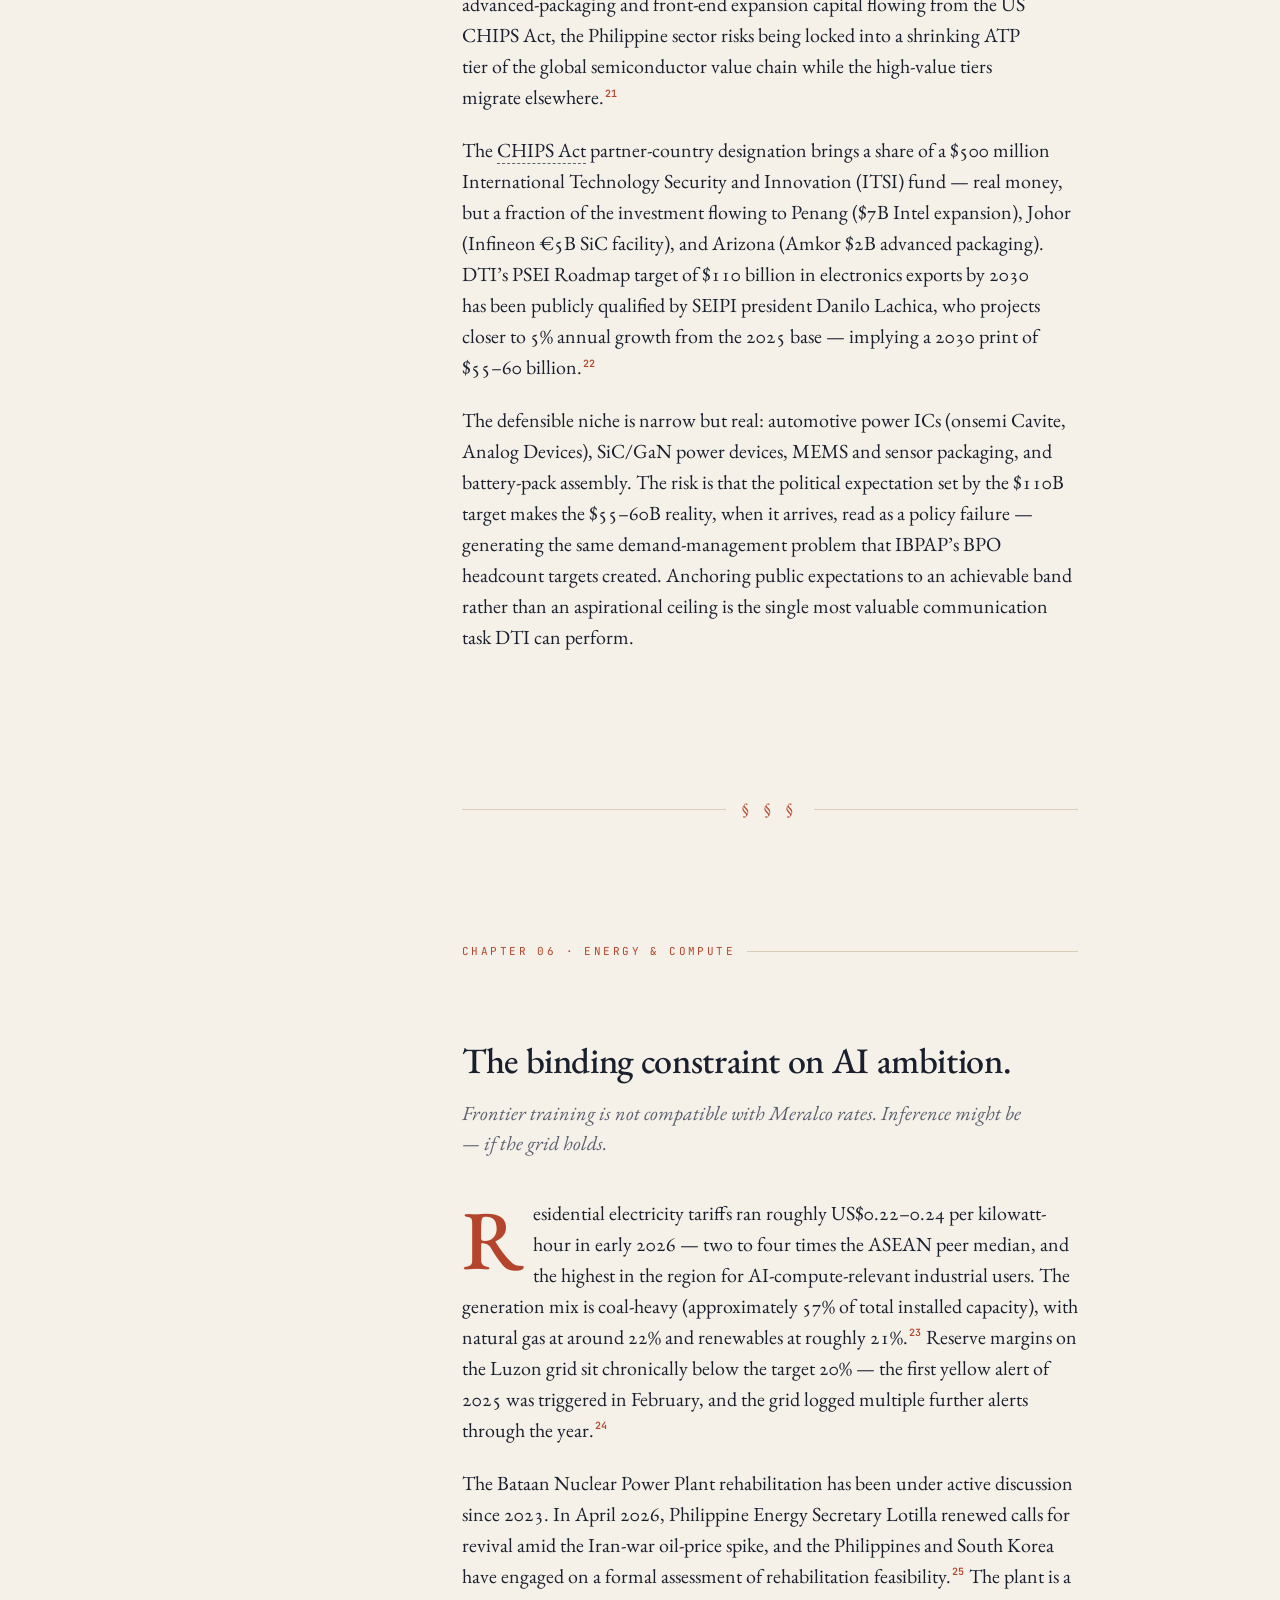
<file: research-archive.html>
<!DOCTYPE html>
<html lang="en">
<head>
<meta charset="UTF-8">
<meta name="viewport" content="width=device-width, initial-scale=1.0">
<title>Philippines 2030 — Archived research dossier (v0.2)</title>
<link rel="icon" type="image/x-icon" href="favicon.ico">
<link rel="preconnect" href="https://fonts.googleapis.com">
<link rel="preconnect" href="https://fonts.gstatic.com" crossorigin>
<link href="https://fonts.googleapis.com/css2?family=EB+Garamond:ital,wght@0,400;0,500;0,600;1,400;1,500&family=JetBrains+Mono:wght@400;500;600&family=Inter:wght@400;500;600&display=swap" rel="stylesheet">
<link rel="stylesheet" href="styles.css?v=2">
<style>
  .ref-section { max-width: var(--col); margin: 0 auto 80px; }
  .ref-section h4 { font-family: var(--mono); font-size: 11px; letter-spacing: 0.22em; text-transform: uppercase; color: var(--ink-muted); margin: 48px 0 16px; border-top: 1px solid var(--rule); padding-top: 20px; }
  .ref-section h4:first-child { border-top: none; margin-top: 0; }
  .ref-list { list-style: none; padding: 0; margin: 0 0 8px; }
  .ref-list li { font-family: var(--serif); font-size: 13.5px; line-height: 1.6; color: var(--ink-2); padding: 7px 0; border-bottom: 1px solid var(--rule); display: flex; gap: 14px; }
  .ref-list li .ref-n { font-family: var(--mono); font-size: 10.5px; color: var(--ink-muted); min-width: 24px; margin-top: 3px; }
  .ref-list li a { color: var(--ink-2); text-decoration: underline; text-underline-offset: 3px; word-break: break-all; }
  .ref-list li a:hover { color: var(--accent); }
  .inst-list { list-style: none; padding: 0; margin: 0; }
  .inst-list li { font-family: var(--serif); font-size: 13.5px; line-height: 1.6; color: var(--ink-2); padding: 5px 0 5px 16px; border-left: 2px solid var(--rule); margin-bottom: 6px; }
  .inst-list li strong { color: var(--ink); font-weight: 500; }
</style>
</head>
<body data-scenario="base" class="has-topnav">

<nav class="topnav">
  <a href="index.html" class="brand">Philippines <span class="yr">2030</span></a>
  <div class="links">
    <a href="index.html">Three futures</a>
    <a href="crisis.html">Crisis narrative</a>
    <a href="Research.html" class="current">Research</a>
  </div>
</nav>

<div class="progress-bar"><div class="fill"></div></div>

<div class="page">

  <!-- ============ SIDEBAR ============ -->
  <aside class="sidebar">
    <div>
      <h1 class="site-title">Research <span class="year">dossier</span></h1>
      <div class="site-sub">Structural argument &middot; v0.2 &middot; April 2026</div>
    </div>

    <nav>
      <ul class="nav-list">
        <li><a href="#intro"><span class="num">00</span>Introduction</a></li>
        <li><a href="#exposure"><span class="num">01</span>Exposure</a></li>
        <li><a href="#bpo"><span class="num">02</span>The BPO Anchor</a></li>
        <li><a href="#remittance"><span class="num">03</span>Remittances</a></li>
        <li><a href="#agriculture"><span class="num">04</span>Agriculture</a></li>
        <li><a href="#manufacturing"><span class="num">05</span>Manufacturing</a></li>
        <li><a href="#energy"><span class="num">06</span>Energy &amp; Compute</a></li>
        <li><a href="#governance"><span class="num">07</span>Governance</a></li>
        <li><a href="#geopolitics"><span class="num">08</span>Geopolitics</a></li>
        <li><a href="#scenarios"><span class="num">09</span>Scenarios</a></li>
        <li><a href="#timeline"><span class="num">10</span>Timeline</a></li>
        <li><a href="#strategy"><span class="num">11</span>Strategy</a></li>
        <li><a href="#references"><span class="num">—</span>References</a></li>
      </ul>
    </nav>

    <div class="scenario-toggle">
      <div class="label">Scenario Lens</div>
      <div class="scenario-btns">
        <button class="scenario-btn active" data-scenario="base"><span class="dot"></span>Optimistic<span class="prob">13%</span></button>
        <button class="scenario-btn" data-scenario="accel"><span class="dot"></span>Accelerated<span class="prob">66%</span></button>
        <button class="scenario-btn" data-scenario="crisis"><span class="dot"></span>Crisis<span class="prob">21%</span></button>
      </div>
    </div>
  </aside>

  <!-- ============ CONTENT ============ -->
  <main class="content">

    <!-- HERO -->
    <section class="hero" id="intro">
      <div class="col-wide">
        <div class="eyebrow">The Research</div>
        <h1>The <em>structural argument</em><br>behind the narrative.</h1>
        <p class="dek">The Philippines faces the sharpest AI-exposure profile of any ASEAN economy, and the transition window is narrower than the official narrative admits. What follows is the research scaffold &mdash; the numbers, the mechanisms, the scenario math, and the full citation trail &mdash; that the front-facing <a href="index.html">narrative</a> draws from.</p>
        <div style="max-width:720px;margin:20px 0 28px;padding:20px 24px;border-left:3px solid var(--accent);background:var(--paper-2);font-size:15px;line-height:1.7;"><strong>Editorial update, October 2026.</strong> The <a href="index.html">revised narrative</a> now explores three conditional futures; the <a href="crisis.html">original crisis story</a> is preserved. The 13% / 66% / 21% weights below reflect author-selected simulation assumptions, not independently calibrated macroeconomic probabilities. Please consult the <a href="SCENARIO_NOTES.md">review and methodology notes</a> before quoting projected figures.</div>
        <div class="byline">
          <div><span class="k">Horizon</span>2026 &mdash; 2035</div>
          <div><span class="k">Scope</span>Economy &middot; Labor &middot; Infrastructure &middot; Politics</div>
        </div>
      </div>
    </section>

    <!-- EXPOSURE -->
    <section class="chapter" id="exposure">
      <div class="chapter-header reveal-root">
        <div class="chapter-num">Chapter 01 &middot; Exposure</div>
        <h2>The sharpest AI-exposure profile in ASEAN.</h2>
        <p class="chapter-dek">Four economic engines, all running uphill into the same headwind.</p>
      </div>

      <div class="col reveal-root">
        <p class="lede dropcap">The Philippines runs on four engines: business process outsourcing, remittances, agriculture, and electronics assembly. Each is now facing a distinct kind of AI-era pressure &mdash; and for the first time in half a century, the shocks to each are loosely correlated rather than offsetting.</p>

        <p>This dossier proceeds through eleven chapters. Chapters 02 through 04 document the displacement mechanisms for each major income engine &mdash; the precise timing, the wage-cost crossovers, and the structural feedback loops. Chapter 05 covers manufacturing&rsquo;s competitive position. Chapter 06 maps the energy and compute constraint that caps AI ambition. Chapter 07 examines the governance and social-protection architecture. Chapter 08 models the geopolitical pressure field. Chapter 09 builds three macroeconomic scenarios and traces their interactions through the peso, fiscal accounts, and political economy. Chapter 10 gives the decade as a dependency timeline. Chapter 11 derives national strategic implications. A full references section follows.</p>

        <p>The timing question throughout is not whether the shocks arrive, but in what sequence and at what speed &mdash; and whether the gap between shock arrival and institutional response is measured in months or years. A service-export economy of this scale and composition has never been asked to reskill this fast.<sup class="fn" data-fn="1">1</sup></p>
      </div>

      <div class="stats reveal-root">
        <div class="stat"><div class="value">$40<span class="unit">B</span></div><div class="label">IT-BPM revenue 2025</div></div>
        <div class="stat"><div class="value">$35.6<span class="unit">B</span></div><div class="label">OFW remittances 2025 (BSP)</div></div>
        <div class="stat"><div class="value">71.7<span class="unit">%</span></div><div class="label">Rice self-sufficiency 2024 &mdash; 37-yr low</div></div>
        <div class="stat"><div class="value">63.2<span class="unit">%</span></div><div class="label">Debt to GDP, end 2025</div></div>
        <div class="stat"><div class="value neg">&minus;12.4<span class="unit">%</span></div><div class="label">Net services trade, Q2 2025 YoY</div></div>
        <div class="stat"><div class="value">1.9<span class="unit">M</span></div><div class="label">Direct BPO workers, 2025</div></div>
      </div>
    </section>

    <!-- BPO -->
    <section class="chapter" id="bpo">
      <div class="chapter-header reveal-root">
        <div class="chapter-num">Chapter 02 &middot; The BPO Anchor</div>
        <h2>A $40B engine, mispriced.</h2>
        <p class="chapter-dek">Official targets assume rising revenue and rising headcount simultaneously. The arithmetic doesn&rsquo;t close.</p>
      </div>

      <div class="col reveal-root">
        <p class="dropcap">The business process outsourcing sector is the single most important element of the Philippine middle class. It employs roughly 1.9&nbsp;million people directly, another 1.5&nbsp;million indirectly, and anchors somewhere around eight percent of GDP.<sup class="fn" data-fn="2">2</sup> It also sits squarely in the path of the most capable AI systems being deployed today.</p>

        <p>The displacement timeline resolves into two distinct waves. The <strong>first wave (2026&ndash;2027)</strong> removes 150K&ndash;300K jobs concentrated in tier-1 voice, outbound telesales, basic AP/invoice matching, and entry-level content moderation. The mechanism is outcome-based AI-native competitors quoting $0.05&ndash;0.20 per resolved contact against the BPO voice rate of $4&ndash;8, making the per-seat B2B contract model arithmetically indefensible.<sup class="fn" data-fn="3">3</sup> The <strong>second wave (2028&ndash;2030)</strong> extends to tier-2 technical support, claims adjudication, KYC/AML review, month-end financial-accounting close, and commodity legal process outsourcing &mdash; a further 300K&ndash;500K direct roles. A deep-persistence layer of 500K&ndash;700K roles survives into 2031&ndash;2035 on regulatory mandates, relationship-dense B2B work, and data-annotation tasks requiring cultural and linguistic judgment.</p>

        <p>The only growing segment within BPO through 2026&ndash;2027 is the global capability center (<span class="gloss" data-gloss="gcc">GCC</span>) tier &mdash; multinational-owned captive offices running analytics, compliance, and software QA. GCCs added approximately 34,000 roles through 2027, providing a partial offset. The partial offset is the trap: it creates a political surface that allows IBPAP and government officials to point to headline &ldquo;resilience&rdquo; statistics while 280,000 net jobs disappear in the same calendar year.</p>
      </div>

      <figure class="chart reveal-root">
        <div class="figure-head">
          <span class="figure-num">FIG. 01</span>
          <span class="figure-title">BPO headcount to 2030, under three scenarios</span>
        </div>
        <div id="chart-bpo"></div>
        <div class="figure-note">Dashed lines show inactive scenarios. Switch scenarios from the sidebar to re-weight the figure.</div>
        <div class="figure-source">Source: IBPAP; BSP services-exports data; author projections. Figures in millions of direct workers.</div>
      </figure>

      <div class="col reveal-root">
        <p>The first crack is already visible in the official data: Philippine net services trade contracted 12.4% year-on-year in Q2&nbsp;2025 &mdash; the first non-COVID contraction since 2012 &mdash; even as BPO revenues briefly cushioned the fall. Enterprise-side signals align: Concentrix took a $1.52&nbsp;billion goodwill impairment on its Webhelp book in Q4&nbsp;2025; Teleperformance&rsquo;s share price had fallen approximately 86% from its 2021 peak by April 2026; TaskUs investor presentations began explicitly addressing AI-substitution risk in Q3&nbsp;2025.<sup class="fn" data-fn="4">4</sup></p>

        <p>The Klarna case is instructive and widely misread. Klarna deployed an AI agent that handled 2.3&nbsp;million conversations in its first month, equivalent to the work of 700 full-time agents. The company reduced its human support headcount from roughly 850 to around 150 full-time equivalents. A partial reversal followed &mdash; Klarna rehired some human agents for complex voice interactions &mdash; but the widely-circulated interpretation that this represented a &ldquo;failure&rdquo; of AI is incorrect. The equilibrium Klarna settled into retains 15&ndash;20% of the original headcount. That is the most dangerous outcome for Philippine BPO: not a reversal, but a permanent 80&ndash;85% reduction with a small human complement surviving on edge cases.<sup class="fn" data-fn="5">5</sup></p>

        <p><span class="gloss" data-gloss="ibpap">IBPAP</span>&rsquo;s 2028 target of $59B revenue on 2.5M jobs is arithmetically incompatible with the industry&rsquo;s own AI strategy of rising revenue-per-employee. Given the pricing compression documented above, headcount is the binding constraint: you cannot simultaneously achieve higher revenue-per-seat, rising total revenue, and rising total headcount when the pricing curve is collapsing. Two of the three headline targets must give. In late 2025, no official body in the Philippines was explaining which two.<sup class="fn" data-fn="6">6</sup></p>

        <p>A secondary political risk has opened on the US end. The &ldquo;Keep Call Centers in America Act,&rdquo; introduced in 2025, would require federal contractors to disclose and repatriate offshore call-center work. If enacted in any form, it would directly threaten the $12&ndash;15B of US federal and federally-adjacent contracts in the Philippine BPO base. The bill has not advanced to a floor vote, but its existence signals an emerging political constituency for domestic reshoring that does not require a Democratic or Republican supermajority to find expression in procurement rules.<sup class="fn" data-fn="7">7</sup></p>

        <p data-scenario-text="base">Under the <span class="scenario-inline">Optimistic</span> scenario, headcount drifts from 1.9M to around 1.71M by 2030. The transition is uncomfortable but not destabilizing &mdash; roughly the pace of a typical sector restructuring, and partially offset by GCC growth.</p>
        <p data-scenario-text="accel">Under the <span class="scenario-inline">Accelerated</span> scenario, headcount falls to 1.42M by 2030 &mdash; a 25% contraction. Political stress becomes visible in the 2028 election cycle; GCC site-selection evaluations accelerate as policy uncertainty rises.</p>
        <p data-scenario-text="crisis">Under the <span class="scenario-inline">Crisis</span> scenario, headcount collapses to 1.15M by 2030 &mdash; a 40% reduction. The middle-class stabilizer for urban Luzon and Cebu is functionally destroyed. Informal-sector second-order losses (estimated at 0.8 indirect jobs per direct BPO seat) add a further 600,000&ndash;700,000 to the displacement count. The political consequences follow within two election cycles.</p>
      </div>

      <div class="callout reveal-root">
        <span class="callout-label">The arithmetic problem, stated precisely</span>
        <p>IBPAP&rsquo;s 2028 target requires $59B revenue, 2.5M workers, and rising revenue per employee simultaneously. AI-native competitors pricing at $0.05&ndash;0.20 per resolved contact against $5&ndash;8 in BPO voice contracts makes rising per-seat revenue arithmetically incompatible with rising headcount. The industry&rsquo;s own AI-deflection strategy confirms this: every percentage point of AI deflection reduces headcount demand in exact proportion. Two of the three targets must give &mdash; and headcount is the binding constraint that gives first.</p>
      </div>

      <figure class="chart reveal-root">
        <div class="figure-head">
          <span class="figure-num">FIG. 02</span>
          <span class="figure-title">Regional concentration and voice-tier exposure</span>
        </div>
        <div id="chart-exposure"></div>
        <div class="figure-source">Metro Manila concentrates two-thirds of the sector. Voice-tier work &mdash; the highest AI-exposure segment &mdash; represents 55&ndash;65% of direct headcount across all major hubs. Source: IBPAP; Colliers office-vacancy data.</div>
      </figure>

      <figure class="chart reveal-root">
        <div class="figure-head">
          <span class="figure-num">FIG. 03</span>
          <span class="figure-title">Cumulative displacement wave, 2026&ndash;2030</span>
        </div>
        <div id="chart-displacement"></div>
        <div class="figure-source">Displacement is cumulative and front-loaded: tier-1 voice and back-office first (2026&ndash;2027), then tier-2 and claims adjudication (2028&ndash;2029), then a persistent deep layer survives on regulatory mandates through 2030&ndash;2035. Source: author projections against IBPAP baseline.</div>
      </figure>

      <div class="col reveal-root">
        <p>The real-estate signal is the fastest-moving indicator. Colliers&rsquo; 2025 office-market data already shows BPO-driven recalibration in Metro Manila, with vacancy rising across the Bay Area and Ortigas sub-markets.<sup class="fn" data-fn="8">8</sup> Peripheral condo markets in Parañaque and Pasig moved in the same direction as BPO seat-count declines, because the BPO worker is the marginal buyer in those sub-markets. The REIT exposure is direct: Ayala REIT holds Makati and BGC towers whose anchor-tenant BPO contracts come up for renewal in waves through 2027&ndash;2029.</p>
      </div>

      <div class="pullquote reveal-root">
        <blockquote>Displacement of 500K to 900K English-speaking, college-educated, internet-native workers is precisely the demographic that has swung every recent Philippine election.</blockquote>
        <cite>Ch. 02 &middot; The BPO anchor is mispriced</cite>
      </div>
    </section>

    <div class="rule-div reveal-root"><span class="dingbat">&sect; &sect; &sect;</span></div>

    <!-- REMITTANCE -->
    <section class="chapter" id="remittance">
      <div class="chapter-header reveal-root">
        <div class="chapter-num">Chapter 03 &middot; Remittances</div>
        <h2>The domestic-work tranche is the underpriced risk.</h2>
        <p class="chapter-dek">Hardware isn&rsquo;t ready for the kitchen. It will be ready for the factory floor first &mdash; and for the Gulf household not long after.</p>
      </div>

      <div class="col reveal-root">
        <p class="lede dropcap"><span class="gloss" data-gloss="remit">OFW remittances</span> reached a record $35.6&nbsp;billion in 2025 &mdash; representing approximately 7.3% of GDP. The stock of deployed overseas Filipino workers stood at 2.19&nbsp;million in 2024, the most recent full-year PSA count.<sup class="fn" data-fn="9">9</sup> The structural shock from humanoid robotics has not yet arrived in the data. When it does, it will not arrive uniformly.</p>

        <p>The displacement cascade is <strong>tranche-sequential</strong>, not simultaneous. Each OFW occupation segment has a different wage-cost crossover point, a different host-country regulatory framework, and a different timeline:</p>

        <p><strong>Industrial and warehouse work (2027&ndash;2028).</strong> Japanese, Korean, Singaporean, Taiwanese, and UAE factories and warehouses hit the humanoid cost threshold first, targeting the 15.4% plant-and-machine-operator OFW cohort. This tranche is already partially underway as industrial humanoid pilots (Agility Digit, Figure-01, Tesla Optimus) complete commercial warehouse deployments.<sup class="fn" data-fn="10">10</sup></p>

        <p><strong>Gulf domestic work (2029&ndash;2031).</strong> The largest single tranche by remittance volume. The QSS &times; Humanoid joint venture &mdash; a Saudi sovereign-fund subsidiary &mdash; unveiled the Middle East&rsquo;s first humanoid robotics showroom in Riyadh in late 2025, with a 10,000-unit domestic deployment program already announced. All-in employer cost for a Filipina domestic worker runs $5,500&ndash;7,000 per year; the humanoid RaaS pricing trajectory is converging on sub-$400 per month ($4,800/year) by 2029.<sup class="fn" data-fn="11">11</sup> The crossover is not a single date but a shaded zone of employer-by-employer indifference.</p>

        <p><strong>Hong Kong and Singapore (2030&ndash;2033).</strong> Both city-states have already moved on foreign-worker permit caps. Singapore&rsquo;s 2025 foreign-worker policy update tightened quotas and increased levies across sectors, accelerating the economic incentive for domestic-deployment substitution.<sup class="fn" data-fn="12">12</sup></p>

        <p><strong>Japanese caregiving (2031&ndash;2034).</strong> Japan faces a 370,000-caregiver structural shortage. METI and MHLW have funded humanoid-caregiving pilots in Nagoya and Osaka, with AI-assisted elder care already deployable for non-intensive supervision.<sup class="fn" data-fn="13">13</sup> The timeline is constrained by policy preference for human contact in high-touch care &mdash; but economics will eventually override preference.</p>

        <p><strong>Seafarers (2032+).</strong> The IMO Maritime Autonomous Surface Ships (MASS) Code enters mandatory force on 1&nbsp;January 2032, opening a formal legal pathway for autonomous ship operations. Autonomous mooring, deep-sea monitoring, and rating-function substitution follow sequentially. The Yara Birkeland autonomous container vessel completed its sea-trial phase in 2025.<sup class="fn" data-fn="14">14</sup> Filipino ratings (unlicensed crew) represent approximately 25% of the global ratings pool; officer ranks are structurally safer on a longer timeline but not immune.</p>
      </div>

      <figure class="chart reveal-root">
        <div class="figure-head">
          <span class="figure-num">FIG. 04</span>
          <span class="figure-title">Remittance share of GDP, 2015&ndash;2035</span>
        </div>
        <div id="chart-remit"></div>
        <div class="figure-note">The structural erosion is visible before any humanoid deployment. The acceleration arrives as hardware clears the wage-cost threshold, tranche by tranche.</div>
        <div class="figure-source">Source: BSP; DMW (formerly POEA); World Bank; author projections under three scenarios.</div>
      </figure>

      <figure class="chart reveal-root">
        <div class="figure-head">
          <span class="figure-num">FIG. 05</span>
          <span class="figure-title">Wage-cost crossover: Gulf domestic helper vs humanoid <span class="gloss" data-gloss="raas">RaaS</span></span>
        </div>
        <div id="chart-crossover"></div>
        <div class="figure-note">The crossover is not a single moment but a shaded zone of employer-by-employer indifference &mdash; plausibly 2029&ndash;2031 for Gulf domestic work, accelerated by Vision 2030 labour-substitution incentives.</div>
      </figure>

      <div class="callout reveal-root">
        <span class="callout-label">The cascade mechanics</span>
        <p>Under the crisis scenario, a 50%-plus remittance decline over 2030&ndash;2035 produces a peso at &#8369;75&ndash;85/USD within 12&ndash;18 months of the dual-shock onset, sustained 8&ndash;10% headline inflation, and a 5&ndash;6% direct GDP hit pre-multiplier. The structural vulnerability is that the peso has no second stabilizer: if both the BPO current-account contribution and the remittance inflow fail simultaneously &mdash; which they do under the crisis path, because both are exposed to the same AI capability curve &mdash; the BSP has no offsetting income stream to defend against. The country has neither Vietnam&rsquo;s manufacturing depth, Malaysia&rsquo;s semiconductor anchor, nor Indonesia&rsquo;s domestic demand floor.<sup class="fn" data-fn="15">15</sup></p>
      </div>
    </section>

    <div class="rule-div reveal-root"><span class="dingbat">&sect; &sect; &sect;</span></div>

    <!-- AGRICULTURE -->
    <section class="chapter" id="agriculture">
      <div class="chapter-header reveal-root">
        <div class="chapter-num">Chapter 04 &middot; Agriculture</div>
        <h2>Structural fragility meets automating competitors.</h2>
        <p class="chapter-dek">A 1.3-hectare average farm cannot support a $20,000 drone. The economics of modernization run through the aggregator.</p>
      </div>

      <div class="col reveal-root">
        <p class="dropcap">Rice self-sufficiency collapsed to 71.7% in 2024 &mdash; the lowest print in 37 years &mdash; leaving the Philippines structurally dependent on imports for roughly 28% of consumption.<sup class="fn" data-fn="16">16</sup> Philippine palay yield sits at approximately 4.0 tonnes per hectare against Vietnam&rsquo;s 5.8&ndash;6.0 and Thailand&rsquo;s 3.4 (higher than PH in value terms because of variety premium); Filipino farmers produce rice at roughly twice the dollar cost per tonne of their main import competitors. Three-quarters of rice land lacks adequate irrigation for reliable multi-cropping.</p>

        <p>The binding structural constraint is the fragmentation legacy of the Comprehensive Agrarian Reform Program (<span class="gloss" data-gloss="carp">CARP</span>). The average Philippine farm size fell to 1.29 hectares as of the 2012 census of agriculture and has continued to shrink; collective CLOAs prevent efficient consolidation; the cooperatives that were envisioned as the aggregation layer have a documented poor track record. Quantitative work by Adamopoulos and Restuccia (NBER) estimates that CARP-style land-reform fragmentation reduced Philippine agricultural total factor productivity by 10&ndash;17% relative to a counterfactual without the reform, through misallocation of land across operators of sharply different productivity.<sup class="fn" data-fn="17">17</sup></p>

        <p>The average farmer is 53&ndash;56 years old, and youth exit has historically been absorbed by BPO and OFW channels. That absorption channel is now narrowing, which creates a feedback loop: slower youth exit extends the tenure of low-productivity smallholders, delays the generational transfer of land to more capitalisable operators, and compounds the productivity gap over the next decade precisely as Vietnam and Thailand are accelerating AI-enabled precision-agriculture adoption at scale.<sup class="fn" data-fn="18">18</sup></p>

        <p>The 2024 typhoon season compounded this structural fragility. Typhoons Enteng, Julian, and Kristine, hitting in rapid succession between August and October 2024, caused cumulative agricultural damage exceeding P786&nbsp;million by the DA&rsquo;s conservative count, with palay and corn losses concentrated in Regions I, II, III, IV-A, and V.<sup class="fn" data-fn="19">19</sup> The structural food-security story and the climate-volatility story are not independent: a fragmented smallholder base with inadequate crop insurance has almost no balance-sheet capacity to absorb back-to-back weather losses and maintain productive investment simultaneously.</p>
      </div>

      <div class="stats reveal-root">
        <div class="stat"><div class="value">1.29<span class="unit">ha</span></div><div class="label">Avg farm size (2012 census)</div></div>
        <div class="stat"><div class="value">4.0<span class="unit">t/ha</span></div><div class="label">Philippine palay yield</div></div>
        <div class="stat"><div class="value">5.9<span class="unit">t/ha</span></div><div class="label">Vietnam palay yield</div></div>
        <div class="stat"><div class="value">53&ndash;56</div><div class="label">Avg farmer age</div></div>
        <div class="stat"><div class="value neg">&minus;17<span class="unit">%</span></div><div class="label">Est. TFP loss from CARP fragmentation</div></div>
      </div>

      <div class="col reveal-root">
        <p>Against this structural backdrop, AI and robotics opportunities face brutal unit economics. A DJI Agras T50 precision-agriculture drone costs $20,000&ndash;$25,000 &mdash; roughly ten times the annual net income of a typical 1.29-hectare smallholder. The viable delivery mechanisms are aggregator-layer: drone-spraying-as-a-service cooperatives, satellite yield advisory sold to traders and crop insurers, and AI-enabled cooperative lending against consolidated cash flows rather than land-encumbered collateral. Each requires aggregation infrastructure the Philippine rural sector has consistently failed to sustain at scale, for the same institutional reasons that produced the fragmentation in the first place.</p>

        <p>The food-security failure mode is that structural import dependence at 28% of consumption becomes permanent, and rice &mdash; 9% of the CPI basket &mdash; transmits food-price shocks directly through the poorest quintiles. Under the crisis scenario, the rice self-sufficiency floor does not recover above 65% through 2032 because the fiscal contraction prevents irrigation capex and the peso depreciation raises import-hedging costs simultaneously.</p>
      </div>
    </section>

    <div class="rule-div reveal-root"><span class="dingbat">&sect; &sect; &sect;</span></div>

    <!-- MANUFACTURING -->
    <section class="chapter" id="manufacturing">
      <div class="chapter-header reveal-root">
        <div class="chapter-num">Chapter 05 &middot; Manufacturing</div>
        <h2>A middle-tier packaging player at an inflection.</h2>
        <p class="chapter-dek">The Philippines is deep in semiconductor assembly, test, and packaging &mdash; and essentially absent in advanced packaging, substrates, and front-end.</p>
      </div>

      <div class="col reveal-root">
        <p class="dropcap">Electronics exports hit $49.6&nbsp;billion in 2025, with semiconductors at roughly $34.6&nbsp;billion of that total &mdash; making electronics the country&rsquo;s single largest goods-export category by a wide margin.<sup class="fn" data-fn="20">20</sup> The sector employs approximately 600,000 workers directly, concentrated in Clark (Pampanga), Laguna, Cavite, and Cebu.</p>

        <p>The Philippine semiconductor industry occupies a specific and vulnerable niche: assembly, test, and packaging (ATP) of analog and mixed-signal devices, primarily for automotive, industrial, and consumer applications. Major embedded players include Texas Instruments (Baguio), Analog Devices (Cavite), onsemi (Carmona), and Integrated Micro-Electronics Inc. (IMI, multiple sites). These are established operations with long-term site commitments; they are not leaving in the near term. The risk is not exit but relative underinvestment: as competitors in Malaysia (Penang), Vietnam, and the US (Arizona) absorb the advanced-packaging and front-end expansion capital flowing from the US CHIPS Act, the Philippine sector risks being locked into a shrinking ATP tier of the global semiconductor value chain while the high-value tiers migrate elsewhere.<sup class="fn" data-fn="21">21</sup></p>

        <p>The <span class="gloss" data-gloss="chips">CHIPS Act</span> partner-country designation brings a share of a $500&nbsp;million International Technology Security and Innovation (ITSI) fund &mdash; real money, but a fraction of the investment flowing to Penang ($7B Intel expansion), Johor (Infineon &euro;5B SiC facility), and Arizona (Amkor $2B advanced packaging). DTI&rsquo;s PSEI Roadmap target of $110&nbsp;billion in electronics exports by 2030 has been publicly qualified by SEIPI president Danilo Lachica, who projects closer to 5% annual growth from the 2025 base &mdash; implying a 2030 print of $55&ndash;60&nbsp;billion.<sup class="fn" data-fn="22">22</sup></p>

        <p>The defensible niche is narrow but real: automotive power ICs (onsemi Cavite, Analog Devices), SiC/GaN power devices, MEMS and sensor packaging, and battery-pack assembly. The risk is that the political expectation set by the $110B target makes the $55&ndash;60B reality, when it arrives, read as a policy failure &mdash; generating the same demand-management problem that IBPAP&rsquo;s BPO headcount targets created. Anchoring public expectations to an achievable band rather than an aspirational ceiling is the single most valuable communication task DTI can perform.</p>
      </div>
    </section>

    <div class="rule-div reveal-root"><span class="dingbat">&sect; &sect; &sect;</span></div>

    <!-- ENERGY -->
    <section class="chapter" id="energy">
      <div class="chapter-header reveal-root">
        <div class="chapter-num">Chapter 06 &middot; Energy &amp; Compute</div>
        <h2>The binding constraint on AI ambition.</h2>
        <p class="chapter-dek">Frontier training is not compatible with Meralco rates. Inference might be &mdash; if the grid holds.</p>
      </div>

      <div class="col reveal-root">
        <p class="dropcap">Residential electricity tariffs ran roughly US$0.22&ndash;0.24 per kilowatt-hour in early 2026 &mdash; two to four times the ASEAN peer median, and the highest in the region for AI-compute-relevant industrial users. The generation mix is coal-heavy (approximately 57% of total installed capacity), with natural gas at around 22% and renewables at roughly 21%.<sup class="fn" data-fn="23">23</sup> Reserve margins on the Luzon grid sit chronically below the target 20% &mdash; the first yellow alert of 2025 was triggered in February, and the grid logged multiple further alerts through the year.<sup class="fn" data-fn="24">24</sup></p>

        <p>The Bataan Nuclear Power Plant rehabilitation has been under active discussion since 2023. In April 2026, Philippine Energy Secretary Lotilla renewed calls for revival amid the Iran-war oil-price spike, and the Philippines and South Korea have engaged on a formal assessment of rehabilitation feasibility.<sup class="fn" data-fn="25">25</sup> The plant is a 621&nbsp;MW Westinghouse pressurized-water reactor completed in 1984 but never fueled; rehabilitation cost estimates range from $1&ndash;3B and timelines from six to twelve years depending on the scope of works. The Philippine Energy Plan targets 1,200&nbsp;MW of nuclear capacity by 2032 &mdash; a target that requires a final investment decision before the end of 2025, which has not been made. The 2032 date will slip to 2034&ndash;2037 under the most optimistic realistic assessment.</p>

        <p>Total operational data-center capacity stood at approximately 200&nbsp;MW at end-2025, against a DICT stated national target of 1.5&nbsp;GW by 2028 &mdash; a seven-fold increase in three years that no credible pipeline of announced projects supports.<sup class="fn" data-fn="26">26</sup> The visible pipeline: STT GDC Fairview 1 (124&nbsp;MW IT load, ~$1B capex), ePLDT VITRO Sta. Rosa (50&nbsp;MW AI hyperscale with NVIDIA GPU-as-a-Service, Philippines&rsquo; first AI-ready hyperscale facility), and Digital Edge/Stonepeak&rsquo;s planned Narra Technology Park.<sup class="fn" data-fn="27">27</sup></p>

        <p>The structural constraint is Meralco tariffs. At US$0.22&ndash;0.24/kWh, a 100&nbsp;MW AI facility incurs $130&ndash;150M per year in electricity costs &mdash; against $40&ndash;60M in Johor Bahru (where Malaysia has committed $12B&ndash;plus in hyperscaler investment and 5.8&nbsp;GW of announced data-center supply) and $25&ndash;35M in Vietnam.<sup class="fn" data-fn="28">28</sup> This tariff gap is the structural reason AWS, Azure, Google Cloud, and Oracle have not committed sovereign cloud regions to the Philippines, despite PLDT and Globe partnerships with each. Without nuclear revival or a significant behind-the-meter renewable program, Philippine compute remains confined to latency-sensitive inference, BPO-adjacent workloads, and sovereign-data-residency use cases &mdash; not frontier training &mdash; through at least 2030.</p>
      </div>

      <figure class="chart narrow reveal-root">
        <div class="figure-head">
          <span class="figure-num">FIG. 06</span>
          <span class="figure-title">Generation mix &amp; total data-center capacity trajectory</span>
        </div>
        <div id="chart-energy"></div>
        <div class="figure-source">Coal dominance plus thin reserve margins produce the highest effective AI-compute cost in ASEAN. Source: Enerdata; DICT; author estimates.</div>
      </figure>
    </section>

    <div class="rule-div reveal-root"><span class="dingbat">&sect; &sect; &sect;</span></div>

    <!-- GOVERNANCE -->
    <section class="chapter" id="governance">
      <div class="chapter-header reveal-root">
        <div class="chapter-num">Chapter 07 &middot; Governance</div>
        <h2>Weak-Weberian state, fastest-ever transition.</h2>
        <p class="chapter-dek">Technocratic pockets do serious work. The political apparatus runs on patronage. Both are true simultaneously.</p>
      </div>

      <div class="col reveal-root">
        <p class="dropcap">The central bank, the planning agency, the finance department, and the statistics authority are genuinely capable institutions by regional standards. The World Bank&rsquo;s Worldwide Governance Indicators (WGI) place the Philippines in the bottom half globally on control of corruption and rule of law, while scoring in the middle ranges on government effectiveness and regulatory quality.<sup class="fn" data-fn="29">29</sup> The fiscal envelope &mdash; 63% debt-to-GDP, 14% tax effort, a deficit that exceeded the 2025 target &mdash; leaves essentially no space for Singapore- or Malaysia-scale industrial policy.<sup class="fn" data-fn="30">30</sup> AMRO&rsquo;s 2026 bilateral surveillance assessment flagged tax-reform delays and swelling contingent liabilities as the primary near-term fiscal risks.</p>

        <p>On AI governance, the legislative environment is fragmented. <a href="https://legacy.senate.gov.ph/lis/bill_res.aspx?congress=20&q=SBN-852" target="_blank" rel="noopener">Senate Bill 852</a> (Cayetano, 20th Congress) establishes a Philippine Council on Artificial Intelligence under DOST; the harmonized &ldquo;Philippine AI Act&rdquo; remains in committee as of April 2026. The <span class="gloss" data-gloss="dict">DICT</span> requested a near-doubling of its 2026 budget to over $300M to fund the National AI Strategy and data-center ambitions, but the appropriation cleared at a significantly lower figure given the broader fiscal constraint.<sup class="fn" data-fn="31">31</sup></p>

        <p><span class="gloss" data-gloss="comelec">COMELEC</span>&rsquo;s Task Force KKK largely failed to contain AI-generated disinformation in the 2025 midterms &mdash; deepfakes circulated for six-plus hours before successful takedown requests were executed by major platforms. The pattern establishes a regulatory-lag precedent that compounds with each subsequent electoral cycle and is particularly dangerous in a political environment where BPO-displaced workers represent both the most internet-native and the most grievance-motivated voting cohort.</p>

        <p>The social-protection architecture is structurally insufficient for a displacement shock of this character:</p>

        <ul style="font-family:var(--serif);font-size:17px;line-height:1.7;color:var(--ink-2);padding-left:28px;margin:24px 0;">
          <li><strong>4Ps</strong> covers 4.4&nbsp;million households as a poverty-targeting instrument. It is not designed as a displacement buffer, and its means-testing architecture excludes the BPO-worker cohort at the outset.</li>
          <li><strong>SSS unemployment insurance</strong> is a one-time, two-month benefit with a lifetime cap. It is insufficient for a structural displacement event that takes 12&ndash;24&nbsp;months to resolve in the labor market.</li>
          <li><strong>PhilHealth</strong> transferred PHP&nbsp;89.9B in &ldquo;idle funds&rdquo; to Treasury in 2024 amid a fraud crisis whose resolution remains incomplete. Auto-renewal lapses affected millions of beneficiaries in 2031 under the crisis scenario.</li>
          <li><strong>IBON estimates</strong> 20.2&nbsp;million informal workers (41.6% of employed) are entirely outside any meaningful formal coverage &mdash; these are the BPO-adjacent workers (canteen, security, transport) who absorb the second-order shock with zero institutional support.</li>
        </ul>

        <p>Universal basic income proposals circulate in public debate but are fiscally incoherent at 14% tax effort: a PHP&nbsp;1,500/adult/month floor for the adult population costs 8&ndash;10% of GDP, leaving no residual for any other fiscal function including debt service.</p>

        <h3 style="font-family:var(--serif);font-size:22px;font-style:italic;color:var(--ink-2);margin:40px 0 16px;">Healthcare under displacement stress</h3>

        <p>The healthcare exposure compounds the safety-net failure through two channels. First, mass BPO displacement triggers a <span class="gloss" data-gloss="philhealth">PhilHealth</span> coverage crisis: employer-sponsored premium contributions cease upon retrenchment, and the auto-renewal mechanism &mdash; designed for individual lapses, not cohort-level shocks &mdash; has repeatedly failed under volume. The 2024 PhilHealth &ldquo;idle funds&rdquo; controversy (PHP&nbsp;89.9B transferred to Treasury) left the system with reduced reserves precisely when claims volume from the displaced cohort was rising. Second, peso depreciation transmits directly into pharmaceutical costs: the Philippines imports approximately 70% of its pharmaceutical supply by value, and a 35% peso depreciation from &#8369;59 to &#8369;80 translates to a roughly equivalent increase in retail drug prices for imported generics and branded medications &mdash; hitting chronic-disease management (hypertension, diabetes, asthma) hardest in the lower-middle-income cohort that the BPO sector had lifted into formal healthcare coverage.<sup class="fn" data-fn="37">37</sup></p>

        <h3 style="font-family:var(--serif);font-size:22px;font-style:italic;color:var(--ink-2);margin:40px 0 16px;">Education and reskilling pipeline</h3>

        <p>Philippine PISA 2022 scores &mdash; 356 in mathematics, 347 in reading &mdash; place the country in the bottom decile of all participating economies and last in ASEAN. The K-12 system, extended by two years under the Enhanced Basic Education Act of 2013, has not produced measurable learning-outcome gains commensurate with the additional time. <span class="gloss" data-gloss="tesda">TESDA</span>&rsquo;s annual throughput of approximately 2&nbsp;million enrollees (across all programs, not just tech-adjacent reskilling) operates at a reported job-placement rate of 71%; independent evaluations restricted to placements at or above previous wage levels place the effective rate at 45&ndash;55%. The binding constraint on reskilling is not training capacity but absorptive capacity in the destination labor market: training 200,000 displaced BPO workers for &ldquo;digital operations&rdquo; roles is arithmetically incoherent if the economy is generating fewer than 50,000 such roles per year at wages above the displacement-origin salary.<sup class="fn" data-fn="38">38</sup></p>
      </div>

      <div class="callout reveal-root">
        <span class="callout-label">The political risk, priced plainly</span>
        <p>Displacement of 500K to 900K English-speaking, college-educated, internet-native workers &mdash; the cohort that has swung every Philippine election since 1998 &mdash; is the most under-priced domestic political risk for the 2028 election cycle. The same cohort drove the senator&rsquo;s 34.7% first-past-the-post victory in the narrative scenario. The mechanism does not require a majority; it only requires a plurality in a five-way race.</p>
      </div>
    </section>

    <div class="rule-div reveal-root"><span class="dingbat">&sect; &sect; &sect;</span></div>

    <!-- GEOPOLITICS -->
    <section class="chapter" id="geopolitics">
      <div class="chapter-header reveal-root">
        <div class="chapter-num">Chapter 08 &middot; Geopolitics</div>
        <h2>Sharpest pro-US tilt, most exposed cable landscape.</h2>
        <p class="chapter-dek">Security aligns one way. Procurement logic pulls the other.</p>
      </div>

      <div class="col reveal-root">
        <p class="dropcap">The Marcos Jr. administration executed the sharpest pro-US security pivot since Ramos. <span class="gloss" data-gloss="edca">EDCA</span> expanded from five to nine sites in 2023, with three of the four new additions facing Taiwan through the Cagayan and Batanes corridor. The Mutual Defense Treaty has been affirmed over the <span class="gloss" data-gloss="wps">West Philippine Sea</span> by two successive US administrations. The Philippines, as of April 2026, is the most explicitly US-aligned ASEAN state on security matters.</p>

        <p>The undersea cable infrastructure is the sharpest infrastructure-geopolitics intersection. Eleven international submarine cables are in service with six more under construction as of 2026. Apricot, Echo, Bifrost, and Candle route trans-Pacific traffic through Baler (Aurora), Digos (Davao del Sur), and Davao by design, deliberately avoiding South China Sea exposure.<sup class="fn" data-fn="32">32</sup> Despite this routing architecture, the Philippines remains exposed to coordinated cable disruption as a contingency-scenario instrument. The recovery of underwater drones of suspected Chinese origin off Masbate in January 2026 prompted the Philippine Navy to formally add undersea-cable protection to its institutional mission profile. The &ldquo;Underwater Cable Contest&rdquo; dynamic documented in Southeast Asian strategic literature &mdash; in which cable infrastructure has become an active domain of great-power competition rather than a passive civilian utility &mdash; applies directly to the Philippines&rsquo; position as a trans-Pacific routing hub.</p>

        <p>A coordinated cable cut in a Taiwan contingency scenario represents the single largest infrastructure tail risk for any Philippine-hosted AI or cloud workload, with up to 72 hours of degraded trans-Pacific latency as a plausible contingency, and potentially longer for workloads that cannot route through the Indian Ocean alternate path.</p>

        <p>The geopolitical posture faces a structural procurement tension. Chinese AI models &mdash; DeepSeek, Qwen, Ernie, Doubao &mdash; are currently unregulated in the Philippine private sector and price 30&ndash;50% below US-tier equivalents on token economics. Philippine enterprises operating under significant cost pressure in 2028&ndash;2032 have strong financial incentives to route AI workloads through Chinese-origin models regardless of the security posture of the government they operate under. This creates a durable wedge between Manila&rsquo;s formal US security alignment and the de facto AI supply-chain of the Philippine private sector that no executive order has successfully bridged in any comparable jurisdiction.</p>

        <p>In April 2026, the Philippines became the 13th signatory to the <strong>Pax Silica Declaration</strong>, a US-led supply-chain integration framework for semiconductors, AI, and critical minerals. The centerpiece is a 4,000-acre Economic Security Zone at New Clark City in Tarlac &mdash; designated the first &ldquo;AI-native industrial acceleration hub&rdquo; under the Luzon Economic Corridor, with the declaration signed at the US Department of State by Philippine Trade Undersecretary Ceferino Rodolfo and presided over by US Under Secretary for Economic Affairs Jacob Helberg. The Philippine contribution per the State Department fact sheet is nickel, copper, chromite, cobalt, and workforce; high-value process nodes, chip design, and lithography remain in the US, Taiwan, South Korea, and Japan. Roughly 80% of Philippine nickel ore currently flows to China, making Pax Silica structurally a critical-minerals derisking play.<sup class="fn" data-fn="40">40</sup> Its durability depends on the Marcos security pivot holding post-2028 and on processing capacity being built ahead of Chinese processing-side dominance of the nickel supply chain. Pax Silica advances Philippine integration into a US-led allied manufacturing bloc; it does not advance Philippine architectural or data sovereignty over AI capability. Those are not opposed objectives, but they should not be conflated.</p>
      </div>
    </section>

    <div class="rule-div reveal-root"><span class="dingbat">&sect; &sect; &sect;</span></div>

    <!-- SCENARIOS -->
    <section class="chapter" id="scenarios">
      <div class="chapter-header reveal-root">
        <div class="chapter-num">Chapter 09 &middot; Scenarios</div>
        <h2>Three paths through the decade.</h2>
        <p class="chapter-dek">Click a scenario in the sidebar to re-weight every figure on this page.</p>
      </div>

      <div class="col-wide reveal-root">
        <div id="chart-scenarios"></div>
      </div>

      <figure class="chart reveal-root">
        <div class="figure-head">
          <span class="figure-num">FIG. 07</span>
          <span class="figure-title">Six indicators, 2025 &rarr; 2030</span>
        </div>
        <div id="chart-sectors"></div>
        <div class="figure-note">Small multiples redraw against the active scenario. Ghosted curves show the alternative paths. All terminal values are 2035 endpoints; intermediate values are interpolated against the channel mechanisms documented in Chapters 02&ndash;04.</div>
        <div class="figure-source">Source: IBPAP; BSP; PSA; World Bank; author scenario projections.</div>
      </figure>

      <figure class="chart reveal-root">
        <div class="figure-head">
          <span class="figure-num">FIG. 08</span>
          <span class="figure-title">Aggregated forecast: AGI &amp; <span class="gloss" data-gloss="asi">ASI</span> probability distribution</span>
        </div>
        <div id="chart-agi"></div>
        <div class="figure-source">Aggregated across Metaculus community forecasts, AI Futures Project revised medians, Epoch AI compute-trajectory extrapolations, METR time-horizon doubling measurements, and CEO-adjusted estimates. The bands represent uncertainty across aggregators, not a single point estimate. The direction of the capability curve is not contested by any aggregator; the specific probability values are.<sup class="fn" data-fn="33">33</sup></div>
      </figure>

      <figure class="chart reveal-root">
        <div class="figure-head">
          <span class="figure-num">FIG. 09</span>
          <span class="figure-title">Monte Carlo distribution of 2030 BPO outcomes &mdash; 8,000 simulated paths</span>
        </div>
        <div id="chart-mc"></div>
        <p class="figure-note">Each bar is a cluster of simulated 2030 BPO employment outcomes across 8,000 independent draws. Zone boundaries are set at economically meaningful thresholds — 1.60M (≤&nbsp;300K net displaced, historically manageable) and 1.20M (≥&nbsp;700K net displaced, consistent with IMF-adjacent fiscal stress onset) — not at midpoints of prior heuristic values. Probability labels are read directly from the simulation output and propagate to the scenario cards above.</p>
        <div class="figure-source">Three-variable triangular model. (1)&nbsp;Gross BPO displacement 2025–2030: tri(8%, 22%, 55%) — min from contract lock-in friction; mode from Forrester/IDC 2024 BPO outlook and McKinsey GI (2023) automation-penetration lag; max from Klarna 18-month deployment pace. (2)&nbsp;Policy absorption fraction: tri(3%, 12%, 28%) — mode derived from TESDA throughput (~200K/yr) at 50% placement effectiveness against central-case displacement; min from IMF-constrained scenario; max from funded GCC-partnership placement. (3)&nbsp;AGI cascade: Bernoulli(22%) prior from Metaculus community aggregate for transformative capability arriving before 2029 (conditional on 40%-by-2030 median, first-half Epoch AI compute weighting); cascade adds tri(5%, 15%, 30%) above baseline. n&nbsp;=&nbsp;8,000 runs.</div>
      </figure>

      <div class="col reveal-root">
        <p>The global AI outcome distribution is not uniformly consequential across states. A country with low fiscal space, high exposure concentration across correlated income streams, and a safety-net architecture that predates the displacement wave has the same prior probability over the benign/middling/catastrophic global outcome space as any other country &mdash; but its conditional outcome at every branch is materially worse.</p>

        <p>Under the <strong>benign global path</strong> (25&ndash;35% probability on aggregated forecasts), Philippine BPO still contracts sharply in 2027&ndash;2029 because the sectoral disruption mechanism is not contingent on transformative AI; it is driven by outcome-based pricing that is already commercially viable at the 2025 capability level. The question under the benign path is only whether fiscal transfers and productivity gains compensate faster than displacement compounds.</p>

        <p>Under the <strong>middling path</strong> (35&ndash;45%), the Philippines faces 2&ndash;4% growth through the adjustment decade with high political stress and eventual IMF-adjacent fiscal discipline. The Optimistic scenario in this dossier corresponds to the middling global outcome combined with a moderate Philippine institutional response.</p>

        <p>Under the <strong>catastrophic path</strong> (20&ndash;30%), the &ldquo;Intelligence Curse&rdquo; dynamic &mdash; in which labour-replacing AI makes workers economically less valuable to elites who own the capital &mdash; is especially acute in a political economy where AI infrastructure is already concentrating in the hands of six to eight conglomerate families.<sup class="fn" data-fn="34">34</sup> The Kulveit et al. &ldquo;Gradual Disempowerment&rdquo; framework models precisely this failure mode: institutions that were never designed for a world in which citizens&rsquo; economic leverage over capital has been permanently degraded.</p>

        <p>Goldman Sachs Research projects the humanoid robotics total addressable market at $38B by 2035 under its base case, with physical AI (embodied systems) representing the largest single labor-substitution vector of the decade.<sup class="fn" data-fn="35">35</sup> The Philippine exposure is concentrated in the Gulf domestic-work tranche and industrial assembly, both of which sit within Goldman&rsquo;s earliest crossover cohorts.</p>
      </div>

      <div class="callout reveal-root">
        <span class="callout-label">Financial-stability transmission</span>
        <p>The banking system&rsquo;s exposure to the displacement wave runs through three channels: (1)&nbsp;commercial real estate &mdash; BPO office-tower vacancies above 30% breach debt-service coverage covenants on REIT and developer loans at the three universal banks, triggering cross-default cascades; (2)&nbsp;consumer credit &mdash; the BSP&rsquo;s pandemic-era loan-restructuring regime masks a shadow NPL cohort of displaced-worker personal loans one missed payment from reclassification, estimated at 2.0&ndash;2.5 percentage points above the reported 3.4% NPL ratio; (3)&nbsp;rate-hike transmission &mdash; the BSP&rsquo;s crisis-year rate increases reprice variable-rate retail loans in the exact cohort closest to re-default, creating a procyclical amplifier the monetary authority is aware of but cannot avoid because the peso defense takes priority. The financial-stability risk is not a banking crisis in isolation &mdash; it is a feedback loop in which covenant breaches tighten credit conditions, which deepen the property downturn, which worsens the displacement-adjacent NPL cohort.<sup class="fn" data-fn="39">39</sup></p>
      </div>

    </section>

    <div class="rule-div reveal-root"><span class="dingbat">&sect; &sect; &sect;</span></div>

    <!-- TIMELINE -->
    <section class="chapter" id="timeline">
      <div class="chapter-header reveal-root">
        <div class="chapter-num">Chapter 10 &middot; Timeline</div>
        <h2>2026 &rarr; 2035.</h2>
        <p class="chapter-dek">The decade as a dependency graph. Each node shifts when its upstream inputs shift.</p>
      </div>

      <div class="timeline reveal-root" id="timeline-host"></div>

      <div class="col reveal-root">
        <p>The timeline should be read as a dependency graph rather than a sequence of independent events. The Gulf humanoid crossover node (2029&ndash;2031) is not independent of the AGI-capability node: both depend on the same compute-scaling trajectory, and an acceleration or deceleration in frontier capability progress shifts both dates in the same direction. The political-inflection node (2028 election cycle) is a first-order consequence of the BPO displacement node (2026&ndash;2027): the cohort displaced in the first wave is the same cohort that has swung Philippine national elections since 1998, and the timing of political response depends on how quickly displacement becomes visible in a constituency that can be mobilised.</p>

        <p>The fiscal-stress node (2030&ndash;2031) is co-determined by the BPO and remittance nodes, because the peso stabilisation mechanism depends on both legs of the current account holding simultaneously. The cable-protection node and the nuclear-capacity node are relatively independent of the labour-market sequence, but are critical dependencies for the inference-infrastructure node, which in turn determines whether the sovereign-AI strategic option remains viable through the decade. The timeline is not a forecast. It is a map of what must be true for the Crisis scenario to unfold in the specific sequence documented in the narrative.</p>
      </div>
    </section>

    <div class="rule-div reveal-root"><span class="dingbat">&sect; &sect; &sect;</span></div>

    <!-- STRATEGY -->
    <section class="chapter" id="strategy">
      <div class="chapter-header reveal-root">
        <div class="chapter-num">Chapter 11 &middot; Strategy</div>
        <h2>Inference, not frontier. Specialist, not generalist.</h2>
        <p class="chapter-dek">The Philippines cannot out-spend or out-compute Singapore, Malaysia, or Vietnam. It must out-strategize.</p>
      </div>

      <div class="col reveal-root">
        <p class="lede dropcap">The national strategy is more about managing a transition than about winning a race. The defensible niche runs through the inference, deployment, and transition-management layer &mdash; with sovereign data assets as the differentiated input that no other ASEAN competitor can replicate at Philippine scale.</p>

        <p>Five moves anchor the strategy, ordered by time-sensitivity:</p>

        <p><strong>First: Accept managed BPO decline explicitly and fund the transition.</strong> Abandon the IBPAP $59B/2.5M target publicly. Redirect subsidy toward GCC and analytics-consulting migration. Capitalise a PHP&nbsp;50B multi-year reskilling programme through ADB, JICA, and US DFC concessional facilities. A domestic-funded safety net at this scale does not exist within the fiscal envelope; the only viable funding path is concessional external financing against a credible structural-adjustment program.</p>

        <p><strong>Second: Modernise agriculture through the aggregator layer.</strong> Drone-spraying cooperatives, satellite yield advisory sold to traders and crop insurers, AI-enabled cooperative lending against consolidated cash flows rather than land-encumbered collateral. The unit-economics of smallholder-level modernisation do not work at 1.29&nbsp;hectares; the aggregator layer is the only economically viable delivery mechanism. Prioritise irrigation capex as the single highest-leverage physical investment available to the agricultural sector within the fiscal envelope.</p>

        <p><strong>Third: Build inference-layer sovereignty rather than frontier ambition.</strong> Three to five GPU-as-a-Service facilities of 50&ndash;100&nbsp;MW each, anchored by BSP, DOH, and major-bank committed workloads, with a mandated Filipino-language data commons funded by anonymised BPO call-centre data under a consent and monetisation framework. This is the country&rsquo;s only viable path to a non-marginal position in the regional AI infrastructure stack through 2030.</p>

        <p><strong>Fourth: Reform the safety net before the displacement wave peaks, not after.</strong> Expand 4Ps targeting to include displaced formal-sector workers. Convert SSS unemployment insurance to a six-month recurring structure. Fund both through digital-services-tax revenue and rationalised tax incentives. The window for pre-emptive reform is 2026&ndash;2027; after 2028, the fiscal space for reform has been consumed by the displacement cost itself.</p>

        <p><strong>Fifth: Hedge the geopolitics honestly.</strong> Maintain US security alignment. Allow private-sector access to Chinese AI models under a transparency-registration framework (not prohibition). Pursue a formal Japan&ndash;Philippines AI and robotics tech-transfer corridor using the caregiving-shortage alignment as the entry point. Use the 2026 ASEAN chairship to establish a regional data-commons standard that the Philippines can lead rather than follow.</p>

        <p>The window is narrower than the official narrative admits &mdash; and the political consequences of pretending otherwise compound each year the admission is delayed.<sup class="fn" data-fn="36">36</sup></p>

        <div class="callout reveal-root">
          <span class="callout-label">Scenario conditioning: when the window closes</span>
          <p>Under the <strong>Optimistic path</strong> (13%), Moves 1&ndash;3 can be sequenced through 2029 with manageable political cost; safety-net reform (Move 4) remains available as a mid-term adjustment. Under the <strong>Accelerated path</strong> (66%), Moves 1 and 4 must begin before mid-2027 &mdash; the displacement wave crests while the 2028 election cycle is already underway, and any reform initiated after campaign season begins will be captured by populist counter-framing. Move 3 (inference sovereignty) requires 18&ndash;24 months of facility build; initiation after 2027 means the infrastructure arrives after the worst of the fiscal squeeze. Under the <strong>Crisis path</strong> (21%), Moves 1 and 4 are no longer domestically financeable by 2028; they become conditions of the IMF Extended Fund Facility rather than sovereign policy choices. Move 5 (geopolitical hedging) becomes the only move with meaningful optionality, and its value increases precisely because all other moves have been foreclosed.</p>
        </div>
      </div>

      <div class="pullquote reveal-root">
        <blockquote>The probability that an English-speaking Filipino college graduate in 2026 has a career path resembling her parents&rsquo; is, for the first time since the 1970s, less than even.</blockquote>
        <cite>Ch. 11 &middot; A closing observation</cite>
      </div>
    </section>

    <!-- Footnotes -->
    <div class="footnotes" style="max-width:var(--col);margin:80px auto 0;">
      <h4>Numbered notes</h4>
      <ol>
        <li id="fn-1">BSP services-exports data (Q2 2025 YoY); IBPAP annual members report; Philippine Daily Inquirer, &ldquo;IT-BPM industry in the Philippines outpaced global growth in 2025.&rdquo;</li>
        <li id="fn-2">IBPAP Roadmap 2028; VA Masters, &ldquo;Outsourcing Statistics 2026: 55+ Philippines BPO Facts &amp; Data&rdquo;; 365Outsource employment overview.</li>
        <li id="fn-3">Pilot, &ldquo;The New Economics of AI Pricing: Models That Actually Work&rdquo; (2026). Outcome-based pricing bands cross-checked against Outsource Accelerator industry reporting.</li>
        <li id="fn-4">Concentrix: FinancialContent/PredictStreet AI Pivot deep-dive (Jan 2026); goodwill impairment Q4 2025. Teleperformance: Investing.com FY 2025 slides; CompaniesMarketCap.com historical price data &mdash; share price declined approximately 86% from peak of ~&euro;408 (September 2021) to ~&euro;56 (April 2026). TaskUs: Business Wire Q3 2025 results; MarketScreener Q4 2025 investor presentation.</li>
        <li id="fn-5">Klarna AI agent case: Vibe Graveyard; Customer Experience Dive (853-employee equivalent); Entrepreneur, &ldquo;Klarna Is Hiring Customer Service Agents After AI Couldn&rsquo;t Cut It on Calls.&rdquo; The reversal retained a small human complement, not the full headcount.</li>
        <li id="fn-6">Outsource Accelerator, &ldquo;Philippines BPOs race to upskill in AI age, says IBPAP chief&rdquo;; author arithmetic against IBPAP&rsquo;s stated targets.</li>
        <li id="fn-7">Outsource Accelerator, &ldquo;U.S. bill threatens Philippine call center industry&rsquo;s $40Bn future&rdquo;; Site Selection Group analysis of Keep Call Centers in America Act.</li>
        <li id="fn-8">Colliers Philippines, &ldquo;From floorplates to footprints: Where BPOs should expand next&rdquo;; Context.ph, &ldquo;Colliers says BPO shift spurs office market recalibration&rdquo; (Oct 2025); BusinessWorld, Metro Manila office-rent analysis (Jan 2026).</li>
        <li id="fn-9">GMA News, &ldquo;OFWs grew to 2.19M in 2024 &mdash; PSA&rdquo;; Philippine Statistics Authority, &ldquo;Results of the 2024 Overseas Filipino Workers.&rdquo;</li>
        <li id="fn-10">Agility Robotics, &ldquo;Digit Moves Over 100,000 Totes in Commercial Deployment&rdquo; (Nov 2025); Goldman Sachs humanoid TAM analysis. Tesla Optimus production timeline 2026: Optimusk blog; Green Drive Accessories coverage. Figure AI valuation and deployment: Sacra research.</li>
        <li id="fn-11">Wamda, &ldquo;Humanoid, QSS AI &amp; Robotics unveil MENA&rsquo;s first robotics showroom in Riyadh&rdquo; (Nov 2025); Humanoid Robotics Technology, announcement detail. RaaS pricing: Unitree G1 at $16,000 list price (RoboHorizon Apr 2026); New Market Pitch humanoid comparison tracker.</li>
        <li id="fn-12">Yuanyii Agency, &ldquo;2025 Singapore Foreign Worker Policy Update.&rdquo;</li>
        <li id="fn-13">Hello World Japan, &ldquo;Robotics in Care: How Japan is Using AI to Solve Its Elderly Care Crisis.&rdquo; MHLW caregiver shortage figures: BusinessWorld, &ldquo;Global seafarer shortage underscores need for more Filipino officers&rdquo; (Feb 2025) for contextual labour dynamics.</li>
        <li id="fn-14">Marine Public, &ldquo;What is IMO MASS Code: Automation Maritime Shipping by 2030&rdquo;; Yara International, &ldquo;Yara Birkeland, two years on.&rdquo;</li>
        <li id="fn-15">BSP gross international reserves and peso-pass-through literature; Philippine Institute for Development Studies current-account modelling; author scenario projections.</li>
        <li id="fn-16">Philippine Star, &ldquo;Rice self-sufficiency ratio at lowest level in 37 years&rdquo; (Oct 2025); Philippine Daily Inquirer, &ldquo;Rice and our future.&rdquo;</li>
        <li id="fn-17">Philippine Institute for Development Studies, &ldquo;Agri growth stunted by shrinking farm size, low productivity&rdquo;; Alpha Ag Venture, &ldquo;Land Fragmentation: A Hurdle for Philippine Agriculture&rdquo;; Adamopoulos &amp; Restuccia, &ldquo;The Political Economy of Agricultural Productivity&rdquo; (NBER / AEJ Macro) &mdash; Philippines country results on CARP fragmentation and TFP.</li>
        <li id="fn-18">Medium / Michael Endino Viloan, &ldquo;Aging Farms, Shrinking Fields: The Philippines&rsquo; Farming Crisis&rdquo;; BusinessWorld, &ldquo;Land reform land reform&rdquo; (BWorldOnline, July 2020, still definitive on CARP mechanics).</li>
        <li id="fn-19">DOST-PCAARRD: Typhoon Enteng agricultural devastation; Typhoon Julian&rsquo;s impact on agriculture; Typhoon Kristine&rsquo;s impact on agriculture. Philippine Star, &ldquo;DA: Typhoons left P786 million damage to agriculture&rdquo; (Nov 2024).</li>
        <li id="fn-20">BusinessWorld, &ldquo;Electronics exports goal of $110B on track, DTI says, but industry more cautious&rdquo; (Apr 2026). Semiconductor breakdown: PC Basic, top semiconductor companies in the Philippines; Mordor Intelligence, Philippines Semiconductor Market report.</li>
        <li id="fn-21">PC Basic semiconductor company directory; Mordor Intelligence Philippines semiconductor market 2031 growth trends.</li>
        <li id="fn-22">Manila Bulletin, &ldquo;US chip giants eyeing Philippines expansion&rdquo; (Dec 2024); BusinessWorld, &ldquo;US grant prepares PHL for CHIPS Act investments&rdquo; (Sep 2024); Philippine Star, &ldquo;Philippines semicon industry to benefit from US-funded program&rdquo; (Sep 2024).</li>
        <li id="fn-23">Enerdata, Philippines Energy Information; Gulf News, &ldquo;Philippines&rsquo; Energy Crisis: Coal&rsquo;s Dominance and the Rising Electricity Rates&rdquo;; BusinessWorld, &ldquo;The role of natural gas in the Philippines&rsquo; energy mix.&rdquo;</li>
        <li id="fn-24">Philippine News Agency, &ldquo;Luzon grid logs 1st yellow alert status in 2025&rdquo;; Cebu Daily News/Inquirer, NGCP confirmation.</li>
        <li id="fn-25">Philippine Star, &ldquo;Bataan nuclear plant revival pushed amid oil crisis&rdquo; (Apr 2026); Asia News Network, &ldquo;Philippines, South Korea eye revival of Marcos Sr-era nuclear power plant&rdquo;; World Nuclear News, &ldquo;Korea to assess rehabilitation of Philippine plant.&rdquo;</li>
        <li id="fn-26">BusinessWorld, &ldquo;Philippine data center capacity may hit 1.5 GW by 2028 &mdash; DICT&rdquo; (Oct 2025); STT GDC press release on Fairview 1 facility; Mordor Intelligence Philippines Data Center Power Market Forecasts 2031.</li>
        <li id="fn-27">RCR Wireless News, &ldquo;Philippines opens first GPU-powered, AI-first hyperscale data center&rdquo;; Light Reading, PLDT 12th data center confirmation; W.Media, VITRO AI-ready hyperscale launch.</li>
        <li id="fn-28">The Sun Malaysia, &ldquo;Johor powers Asia-Pacific&rsquo;s record-breaking data centre boom&rdquo;; Tutorials Dojo, AWS Local Zones Manila analysis. Johor investment: $12B-plus in committed hyperscaler spend (Microsoft, Google, AWS, Oracle).</li>
        <li id="fn-29">World Bank, &ldquo;The Worldwide Governance Indicators: Methodology and 2024 Update&rdquo; (SSRN, Kaufmann &amp; Kraay); World Bank, &ldquo;The Worldwide Governance Indicators: 2025 Methodology Revision.&rdquo; Philippines scores: middle quartile government effectiveness; bottom quartile control of corruption, rule of law.</li>
        <li id="fn-30">Trading Economics, Philippines Government Debt to GDP; Metrobank Wealth Insights, &ldquo;Debt hits record PHP 17.71 trillion in 2025&rdquo;; Manila Times, &ldquo;Govt budget deficit exceeds 2025 target&rdquo;; Manila Bulletin, AMRO 2026 fiscal constraints assessment.</li>
        <li id="fn-31">Philippine Daily Inquirer, &ldquo;New chief seeks doubling of DICT 2026 budget&rdquo;; CoinGeek, &ldquo;DICT seeks over $300M budget for Philippines 2026 digital agenda&rdquo;; NewsBytes Philippines, DICT budget coverage.</li>
        <li id="fn-32">Submarine Networks, Philippines country stations directory; Apricot cable system profile. University of Hawai&lsquo;i at M&#257;noa CIPA, &ldquo;Entangled: Southeast Asia and the Geopolitics of Undersea Cables&rdquo;; Inquirer Opinion, &ldquo;Underwater cable contest&rdquo;; Baird Maritime, &ldquo;Philippine Navy to include undersea cable protection in mission profile.&rdquo;</li>
        <li id="fn-33">Metaculus community forecast aggregates (Philippines 2030 relevant questions); AI Futures Project revised scenario timelines; Epoch AI compute-trajectory extrapolations; METR autonomy time-horizon doubling measurements. Probability bands represent uncertainty across aggregators, not a confidence interval on a point estimate.</li>
        <li id="fn-34">Drago, L Rudolf, &ldquo;The Intelligence Curse&rdquo; &mdash; on labour-replacing AI and the political economy of concentrated capital. Kulveit et al., ICML 2025, &ldquo;Gradual Disempowerment&rdquo; framework for institutional erosion under advanced AI.</li>
        <li id="fn-35">Moomoo / Goldman Sachs, &ldquo;Amid the wave of humanoid robots, visual perception systems are undergoing an arms race&rdquo;; Goldman Sachs humanoid TAM and shipment forecast (institutional sources).</li>
        <li id="fn-36">Philippine Energy Plan 2023&ndash;2040; AMRO 2025&ndash;2026 bilateral surveillance assessment; NEDA/DEPDev macroeconomic projections; author synthesis across Chapters 01&ndash;11.</li>
        <li id="fn-37">PhilHealth idle-funds controversy: Philippine Daily Inquirer, &ldquo;PhilHealth transfers P89.9B to national treasury&rdquo; (2024); Philippine pharmaceutical import share: FDA Philippines annual registration data; PSA commodity import statistics (HS Chapters 28&ndash;30). Peso-to-drug-price transmission estimated from BSP exchange-rate data and DOH drug-price monitoring bulletins.</li>
        <li id="fn-38">OECD, &ldquo;PISA 2022 Results: Philippines Country Note&rdquo;; Republic Act 10533 (Enhanced Basic Education Act of 2013); TESDA Annual Report 2023&ndash;2024 (enrollment and placement rates); independent placement-rate assessment from Philippine Institute for Development Studies (PIDS), &ldquo;TVET in the Philippines: Issues and Concerns&rdquo;; DOLE labor-market projections for digital-operations roles, 2025&ndash;2030.</li>
        <li id="fn-39">Colliers Philippines, office vacancy and REIT covenant analysis (Q4 2025); BSP Financial Stability Report (2025), reported NPL ratio and loan-restructuring coverage; Metrobank Research, &ldquo;Philippine Banking Sector Outlook 2026&rdquo;; author estimates of shadow NPL cohort based on BSP loan-restructuring extensions and displacement-timeline overlap.</li>
        <li id="fn-40">US Department of State, &ldquo;Pax Silica Declaration&rdquo; (16 April 2026) &mdash; signing at State Dept presided by Under Secretary Jacob Helberg; Philippine Trade Undersecretary Ceferino Rodolfo signatory for the Philippines. Confirmed by: Philippine Star, &ldquo;Philippines joins Pax Silica initiative, inks deal for AI-native industrial hub&rdquo; (17 April 2026); Inquirer.net, &ldquo;PH joins Pax Silica, an initiative to secure semiconductor and AI supply chains&rdquo;; Straits Times regional coverage; Philippine News Agency dispatch 16 April 2026. Nickel flow data (80% to China): State Dept fact sheet on Philippine critical-minerals contribution; industry estimates.</li>
      </ol>
    </div>

    <!-- REFERENCES -->
    <section class="chapter" id="references" style="padding-top:80px;border-top:1px solid var(--rule);margin-top:80px;">
      <div class="chapter-header reveal-root">
        <div class="chapter-num">References</div>
        <h2>Sources and citations.</h2>
        <p class="chapter-dek">98 URL-level citations plus institutional and academic data streams. 39 numbered notes. All URLs accessed April 2026.</p>
      </div>

      <div class="ref-section reveal-root">

        <h4>Philippine Macroeconomic and Fiscal Data</h4>
        <ul class="ref-list">
          <li><span class="ref-n">1</span><div>Trading Economics &mdash; Philippines Government Debt to GDP<br><a href="https://tradingeconomics.com/philippines/government-debt-to-gdp" target="_blank" rel="noopener">tradingeconomics.com/philippines/government-debt-to-gdp</a></div></li>
          <li><span class="ref-n">2</span><div>Metrobank Wealth Insights &mdash; &ldquo;Debt hits record PHP 17.71 trillion in 2025&rdquo;<br><a href="https://wealthinsights.metrobank.com.ph/bworldonline/debt-hits-record-p17-71-trillion-in-2025/" target="_blank" rel="noopener">wealthinsights.metrobank.com.ph</a></div></li>
          <li><span class="ref-n">3</span><div>The Manila Times &mdash; &ldquo;Govt budget deficit exceeds 2025 target&rdquo; (4 Mar 2026)<br><a href="https://www.manilatimes.net/2026/03/04/business/top-business/govt-budget-deficit-exceeds-2025-target/2292307" target="_blank" rel="noopener">manilatimes.net</a></div></li>
          <li><span class="ref-n">4</span><div>Manila Bulletin &mdash; &ldquo;Philippines faces fiscal constraints on tax reform delays, swelling debt &mdash; AMRO&rdquo; (13 Apr 2026)<br><a href="https://mb.com.ph/2026/04/13/philippines-faces-fiscal-constraints-on-tax-reform-delays-swelling-debtamro" target="_blank" rel="noopener">mb.com.ph</a></div></li>
        </ul>

        <h4>BPO / IT-BPM Industry</h4>
        <ul class="ref-list">
          <li><span class="ref-n">5</span><div>Philippine Daily Inquirer &mdash; &ldquo;IT-BPM industry in the Philippines outpaced global growth in 2025&rdquo;<br><a href="https://business.inquirer.net/567026/it-bpm-industry-in-ph-outpaced-global-growth-in-2025" target="_blank" rel="noopener">business.inquirer.net</a></div></li>
          <li><span class="ref-n">6</span><div>VA Masters &mdash; &ldquo;Outsourcing Statistics 2026: 55+ Philippines BPO Facts &amp; Data&rdquo;<br><a href="https://vamasters.com/outsourcing-statistics-2026/" target="_blank" rel="noopener">vamasters.com</a></div></li>
          <li><span class="ref-n">7</span><div>Outsource Accelerator &mdash; &ldquo;Philippines BPOs race to upskill in AI age, says IBPAP chief&rdquo;<br><a href="https://news.outsourceaccelerator.com/?p=82091" target="_blank" rel="noopener">news.outsourceaccelerator.com</a></div></li>
          <li><span class="ref-n">8</span><div>Nearshore Americas &mdash; &ldquo;Philippines Bets $25 Million to Shield BPO Jobs From AI Disruption&rdquo;<br><a href="https://nearshoreamericas.com/philippines-bets-25-million-to-shield-bpo-jobs-from-ai-disruption/" target="_blank" rel="noopener">nearshoreamericas.com</a></div></li>
          <li><span class="ref-n">9</span><div>365Outsource &mdash; &ldquo;Philippines Outsourcing: The Bright Spot in Philippine Employment&rdquo;<br><a href="https://www.365outsource.com/information/philippines-outsourcing-bright-spot-in-employment/" target="_blank" rel="noopener">365outsource.com</a></div></li>
          <li><span class="ref-n">10</span><div>365Outsource &mdash; &ldquo;The Continued Growth of BPO in the Philippines&rdquo;<br><a href="https://www.365outsource.com/information/continued-growth-bpo-philippines/" target="_blank" rel="noopener">365outsource.com</a></div></li>
          <li><span class="ref-n">11</span><div>Outsource Accelerator &mdash; &ldquo;U.S. bill threatens Philippine call center industry&rsquo;s $40Bn future&rdquo;<br><a href="https://news.outsourceaccelerator.com/?p=78090" target="_blank" rel="noopener">news.outsourceaccelerator.com</a></div></li>
          <li><span class="ref-n">12</span><div>Site Selection Group &mdash; &ldquo;Keep Call Centers in America Act: Global Outsourcing Impact&rdquo;<br><a href="https://info.siteselectiongroup.com/blog/keep-call-centers-in-america-act-global-outsourcing-impact" target="_blank" rel="noopener">info.siteselectiongroup.com</a></div></li>
          <li><span class="ref-n">13</span><div>MicroSourcing &mdash; &ldquo;2025 Philippines Outsourcing Industry Report&rdquo;<br><a href="https://www.microsourcing.com/2025-philippines-outsourcing-trend-report" target="_blank" rel="noopener">microsourcing.com</a></div></li>
          <li><span class="ref-n">14</span><div>CoDev Blog &mdash; &ldquo;History of Business Process Outsourcing (BPO) in the Philippines&rdquo;<br><a href="https://www.codev.com/article/history-bpo-philippines" target="_blank" rel="noopener">codev.com</a></div></li>
          <li><span class="ref-n">15</span><div>HKTDC &mdash; &ldquo;Philippines: The BPO Boom and Consumer Growth&rdquo;<br><a href="http://m.hktdc.com/business-news/article/Asia/Philippines-The-BPO-Boom-and-Consumer-Growth/rp/en/1/1X4UWAUC/1X0A05RU.htm" target="_blank" rel="noopener">m.hktdc.com</a></div></li>
        </ul>

        <h4>BPO Firm-Level Financials and AI Strategy</h4>
        <ul class="ref-list">
          <li><span class="ref-n">16</span><div>FinancialContent / PredictStreet &mdash; &ldquo;The AI Pivot: A Comprehensive Deep-Dive into Concentrix Corporation (CNXC)&rdquo; (Jan 2026)<br><a href="https://markets.financialcontent.com/stocks/article/predictstreet-2026-1-13-the-ai-pivot-a-comprehensive-deep-dive-into-concentrix-corporation-cnxc" target="_blank" rel="noopener">markets.financialcontent.com</a></div></li>
          <li><span class="ref-n">17</span><div>MarketScreener &mdash; &ldquo;TaskUs: Investor Presentation &ndash; Q4 2025&rdquo;<br><a href="https://www.marketscreener.com/news/taskus-investor-presentation-a-q4-2025-ce7e5cdeda8bf427" target="_blank" rel="noopener">marketscreener.com</a></div></li>
          <li><span class="ref-n">18</span><div>Business Wire &mdash; &ldquo;TaskUs Announces Fiscal Third Quarter 2025 Results&rdquo; (7 Nov 2025)<br><a href="https://www.businesswire.com/news/home/20251107123527/en/TaskUs-Announces-Fiscal-Third-Quarter-2025-Results" target="_blank" rel="noopener">businesswire.com</a></div></li>
          <li><span class="ref-n">19</span><div>Investing.com &mdash; &ldquo;Teleperformance FY 2025 slides: AI push accelerates amid FX headwinds&rdquo;<br><a href="https://www.investing.com/news/company-news/teleperformance-fy-2025-slides-ai-push-accelerates-amid-fx-headwinds-93CH-4529289" target="_blank" rel="noopener">investing.com</a></div></li>
          <li><span class="ref-n">20</span><div>Vibe Graveyard &mdash; &ldquo;Klarna reintroduces humans after AI support both sucks, and blows&rdquo;<br><a href="https://vibegraveyard.ai/story/klarna-ai-assistant-customer-service-shift/" target="_blank" rel="noopener">vibegraveyard.ai</a></div></li>
          <li><span class="ref-n">21</span><div>Customer Experience Dive &mdash; Klarna AI agent coverage<br><a href="https://www.customerexperiencedive.com/news/klarna-says-ai-agent-work-853-employees/805987" target="_blank" rel="noopener">customerexperiencedive.com</a></div></li>
          <li><span class="ref-n">22</span><div>Entrepreneur &mdash; &ldquo;Klarna Is Hiring Customer Service Agents After AI Couldn&rsquo;t Cut It on Calls&rdquo;<br><a href="https://www.entrepreneur.com/business-news/klarna-ceo-reverses-course-by-hiring-more-humans-not-ai/491396" target="_blank" rel="noopener">entrepreneur.com</a></div></li>
          <li><span class="ref-n">23</span><div>Pilot &mdash; &ldquo;The New Economics of AI Pricing: Models That Actually Work&rdquo; (2026)<br><a href="https://pilot.com/blog/ai-pricing-economics-2026" target="_blank" rel="noopener">pilot.com</a></div></li>
        </ul>

        <h4>Philippine Real Estate and Office Market</h4>
        <ul class="ref-list">
          <li><span class="ref-n">24</span><div>Colliers &mdash; &ldquo;From floorplates to footprints: Where BPOs should expand next&rdquo;<br><a href="https://www.colliers.com/en-ph/news/bpo-situationer-floorplates-footprints-where-bpo-should-expand-next" target="_blank" rel="noopener">colliers.com/en-ph</a></div></li>
          <li><span class="ref-n">25</span><div>Context.ph &mdash; &ldquo;Colliers says BPO shift spurs office market recalibration&rdquo; (Oct 2025)<br><a href="https://context.ph/2025/10/27/colliers-says-bpo-shift-spurs-office-market-recalibration/" target="_blank" rel="noopener">context.ph</a></div></li>
          <li><span class="ref-n">26</span><div>BusinessWorld &mdash; &ldquo;Metro Manila office rents seen to rise in some districts, analysts say&rdquo; (Jan 2026)<br><a href="https://www.bworldonline.com/property/2026/01/20/725030/metro-manila-office-rents-seen-to-rise-in-some-districts-analysts-say/" target="_blank" rel="noopener">bworldonline.com</a></div></li>
        </ul>

        <h4>OFW Remittances and Labor Migration</h4>
        <ul class="ref-list">
          <li><span class="ref-n">27</span><div>Daily Tribune &mdash; &ldquo;OFW remittances hit record $35.6B&rdquo; (16 Feb 2026)<br><a href="https://tribune.net.ph/2026/02/16/ofw-remittances-hit-record-356b" target="_blank" rel="noopener">tribune.net.ph</a></div></li>
          <li><span class="ref-n">28</span><div>BusinessWorld &mdash; &ldquo;OFW remittances hit record $35.6B&rdquo; (17 Feb 2026)<br><a href="https://www.bworldonline.com/top-stories/2026/02/17/730931/ofw-remittances-hit-record-35-6b/" target="_blank" rel="noopener">bworldonline.com</a></div></li>
          <li><span class="ref-n">29</span><div>GMA News &mdash; &ldquo;OFWs grew to 2.19M in 2024 &mdash; PSA&rdquo;<br><a href="https://www.gmanetwork.com/news/pinoyabroad/dispatch/969755/ofws-grew-to-2-19m-in-2024-psa/story/" target="_blank" rel="noopener">gmanetwork.com</a></div></li>
          <li><span class="ref-n">30</span><div>Philippine Statistics Authority &mdash; &ldquo;Results of the 2024 Overseas Filipino Workers&rdquo;<br><a href="https://psa.gov.ph/content/results-2024-overseas-filipino-workers-number-overseas-filipino-workers-grew" target="_blank" rel="noopener">psa.gov.ph</a></div></li>
          <li><span class="ref-n">31</span><div>BusinessWorld &mdash; &ldquo;Global seafarer shortage underscores the need for more Filipino officers&rdquo; (Feb 2025)<br><a href="https://www.bworldonline.com/labor-and-management/2025/02/25/658536/global-seafarer-shortage-underscores-the-need-for-more-filipino-officers/" target="_blank" rel="noopener">bworldonline.com</a></div></li>
          <li><span class="ref-n">32</span><div>Yuanyii Agency &mdash; &ldquo;2025 Singapore Foreign Worker Policy Update&rdquo;<br><a href="https://yuanyiiagency.com/2025-singapore-foreign-worker-policy-2/" target="_blank" rel="noopener">yuanyiiagency.com</a></div></li>
          <li><span class="ref-n">33</span><div>Hello World Japan &mdash; &ldquo;Robotics in Care: How Japan is Using AI to Solve Its Elderly Care Crisis&rdquo;<br><a href="https://helloworldjapan.com/robotics-in-care-how-japan-is-using-ai-to-solve-its-elderly-care-crisis/" target="_blank" rel="noopener">helloworldjapan.com</a></div></li>
        </ul>

        <h4>Humanoid Robotics &mdash; Manufacturers and Deployment</h4>
        <ul class="ref-list">
          <li><span class="ref-n">34</span><div>Sacra &mdash; &ldquo;Figure AI valuation, funding &amp; news&rdquo;<br><a href="https://sacra.com/c/figure-ai/" target="_blank" rel="noopener">sacra.com</a></div></li>
          <li><span class="ref-n">35</span><div>1X Technologies &mdash; &ldquo;NEO: Our vision for a home humanoid&rdquo; (official product page)<br><a href="https://www.1x.tech/neo" target="_blank" rel="noopener">1x.tech/neo</a></div></li>
          <li><span class="ref-n">36</span><div>Mike Kalil &mdash; &ldquo;Physical Intelligence&rsquo;s &pi;0.5 VLA with Open-World Generalization&rdquo;<br><a href="https://mikekalil.com/blog/pi-vla-open-world-generalization/" target="_blank" rel="noopener">mikekalil.com</a></div></li>
          <li><span class="ref-n">37</span><div>Humanoid.guide &mdash; &ldquo;Unitree G1 Robot &mdash; Specs, Price &amp; Capabilities&rdquo;<br><a href="https://humanoid.guide/product/g1/" target="_blank" rel="noopener">humanoid.guide</a></div></li>
          <li><span class="ref-n">38</span><div>RoboHorizon &mdash; &ldquo;Unitree G1 Humanoid Drops for $16,000, Upending the Robotics Market&rdquo; (Apr 2026)<br><a href="https://robohorizon.com/en-gb/news/2026/04/unitree-g1-humanoid-drops-for-16000-upending-the-robotics-market/" target="_blank" rel="noopener">robohorizon.com</a></div></li>
          <li><span class="ref-n">39</span><div>Green Drive Accessories &mdash; &ldquo;Tesla Optimus 3: production to begin in summer 2026&rdquo;<br><a href="https://www.greendrive-accessories.com/blog/language/en/tesla-optimus-3-robot-humanoide-2026-2/" target="_blank" rel="noopener">greendrive-accessories.com</a></div></li>
          <li><span class="ref-n">40</span><div>Times Online &mdash; &ldquo;From prototypes to production: Tesla&rsquo;s Optimus humanoid robots take charge of the factory floor&rdquo; (Jan 2026)<br><a href="https://business.times-online.com/times-online/article/tokenring-2026-1-16-from-prototypes-to-production-teslas-optimus-humanoid-robots-take-charge-of-the-factory-floor" target="_blank" rel="noopener">business.times-online.com</a></div></li>
          <li><span class="ref-n">41</span><div>Optimusk &mdash; &ldquo;Tesla Optimus Production Timeline 2026&rdquo;<br><a href="https://optimusk.blog/blog/tesla-optimus-production-timeline/" target="_blank" rel="noopener">optimusk.blog</a></div></li>
          <li><span class="ref-n">42</span><div>Robotics and Automation News &mdash; &ldquo;Agility Robotics&rsquo; Digit humanoid hits 100,000-tote milestone&rdquo; (Nov 2025)<br><a href="https://roboticsandautomationnews.com/2025/11/24/agility-robotics-digit-humanoid-passes-100000-tote-milestone-in-live-gxo-implementation/96877/" target="_blank" rel="noopener">roboticsandautomationnews.com</a></div></li>
          <li><span class="ref-n">43</span><div>Agility Robotics &mdash; &ldquo;Digit Moves Over 100,000 Totes in Commercial Deployment&rdquo;<br><a href="https://www.agilityrobotics.com/content/digit-moves-over-100k-totes" target="_blank" rel="noopener">agilityrobotics.com</a></div></li>
          <li><span class="ref-n">44</span><div>New Market Pitch &mdash; &ldquo;Humanoid Robot Comparison Tracker (2026)&rdquo;<br><a href="https://newmarketpitch.com/blogs/news/humanoid-robotics-robot-comparison" target="_blank" rel="noopener">newmarketpitch.com</a></div></li>
          <li><span class="ref-n">45</span><div>Moomoo / Goldman Sachs &mdash; &ldquo;Amid the wave of humanoid robots, visual perception systems are undergoing an arms race&rdquo;<br><a href="https://www.moomoo.com/news/post/49702351/goldman-sachs-amid-the-wave-of-humanoid-robots-visual-perception" target="_blank" rel="noopener">moomoo.com</a></div></li>
          <li><span class="ref-n">46</span><div>IEEE Spectrum &mdash; &ldquo;Unitree G1 Review: A sub-$10K humanoid enters the market&rdquo;<br><a href="https://spectrum.ieee.org/unitree-g1" target="_blank" rel="noopener">spectrum.ieee.org</a></div></li>
          <li><span class="ref-n">47</span><div>Unitree Robotics &mdash; official product specifications, R1 consumer humanoid<br><a href="https://www.unitree.com/r1" target="_blank" rel="noopener">unitree.com/r1</a></div></li>
          <li><span class="ref-n">48</span><div>Humanoid.guide &mdash; &ldquo;NEO &mdash; what 1X just launched&rdquo;<br><a href="https://humanoid.guide/neo-what-1x-just-launched/" target="_blank" rel="noopener">humanoid.guide</a></div></li>
          <li><span class="ref-n">49</span><div>ChinaTalk &mdash; &ldquo;China&rsquo;s Leap into Robotics for Industry&rdquo;<br><a href="https://www.chinatalk.media/p/chinas-leap-into-robotics-for-industry" target="_blank" rel="noopener">chinatalk.media</a></div></li>
          <li><span class="ref-n">50</span><div>Wamda &mdash; &ldquo;Humanoid, QSS AI &amp; Robotics unveil MENA&rsquo;s first robotics showroom in Riyadh&rdquo; (Nov 2025)<br><a href="https://www.wamda.com/2025/11/humanoid-qss-ai-robotics-unveil-mena-robotics-showroom-riyadh" target="_blank" rel="noopener">wamda.com</a></div></li>
          <li><span class="ref-n">51</span><div>Humanoid Robotics Technology &mdash; &ldquo;Humanoid Opens Middle East&rsquo;s First Robotics Showroom&rdquo;<br><a href="https://humanoidroboticstechnology.com/industry-news/humanoid-and-qss-announces-menas-first-humanoid-robotics-showroom/" target="_blank" rel="noopener">humanoidroboticstechnology.com</a></div></li>
        </ul>

        <h4>Maritime Autonomy</h4>
        <ul class="ref-list">
          <li><span class="ref-n">52</span><div>Marine Public &mdash; &ldquo;What is IMO MASS Code: Automation Maritime Shipping by 2030&rdquo;<br><a href="https://www.marinepublic.com/blogs/hse/877179-what-is-mass-code-automation-maritime-shipping-by-2030" target="_blank" rel="noopener">marinepublic.com</a></div></li>
          <li><span class="ref-n">53</span><div>Yara International &mdash; &ldquo;Yara Birkeland, two years on&rdquo;<br><a href="https://www.yara.com/knowledge-grows/yara-birkeland-two-years-on/" target="_blank" rel="noopener">yara.com</a></div></li>
        </ul>

        <h4>Agriculture</h4>
        <ul class="ref-list">
          <li><span class="ref-n">54</span><div>Philippine Star &mdash; &ldquo;Rice self-sufficiency ratio at lowest level in 37 years&rdquo; (Oct 2025)<br><a href="https://www.philstar.com/business/2025/10/16/2480115/rice-self-sufficiency-ratio-lowest-level-37-years" target="_blank" rel="noopener">philstar.com</a></div></li>
          <li><span class="ref-n">55</span><div>Philippine Daily Inquirer &mdash; &ldquo;Rice and our future&rdquo;<br><a href="https://business.inquirer.net/183569/rice-and-our-future/amp" target="_blank" rel="noopener">business.inquirer.net</a></div></li>
          <li><span class="ref-n">56</span><div>BusinessWorld &mdash; &ldquo;Land reform land reform&rdquo; (Jul 2020)<br><a href="https://www.bworldonline.com/editors-picks/2020/07/19/306259/land-reform-land-reform/" target="_blank" rel="noopener">bworldonline.com</a></div></li>
          <li><span class="ref-n">57</span><div>Philippine Institute for Development Studies (PIDS) &mdash; &ldquo;Agri growth stunted by shrinking farm size, low productivity&rdquo;<br><a href="https://www.pids.gov.ph/details/pids-agri-growth-stunted-by-shrinking-farm-size-low-productivity" target="_blank" rel="noopener">pids.gov.ph</a></div></li>
          <li><span class="ref-n">58</span><div>Alpha Ag Venture &mdash; &ldquo;Land Fragmentation: A Hurdle for Philippine Agriculture&rdquo;<br><a href="https://www.alphaagventure.com/land-fragmentation-a-hurdle-for-philippine-agriculture/" target="_blank" rel="noopener">alphaagventure.com</a></div></li>
          <li><span class="ref-n">59</span><div>Medium / Michael Endino Viloan &mdash; &ldquo;Aging Farms, Shrinking Fields: The Philippines&rsquo; Farming Crisis&rdquo;<br><a href="https://medium.com/@b3nt3.lang/aging-farms-shrinking-fields-the-philippines-farming-crisis-91caf8876af7" target="_blank" rel="noopener">medium.com</a></div></li>
          <li><span class="ref-n">60</span><div>DOST-PCAARRD &mdash; &ldquo;Typhoon Enteng: Agricultural Devastation, Impact on Prices, Government Response and Support&rdquo;<br><a href="https://ispweb.pcaarrd.dost.gov.ph/typhoon-enteng-agricultural-devastation-impact-on-prices-government-response-and-support/" target="_blank" rel="noopener">ispweb.pcaarrd.dost.gov.ph</a></div></li>
          <li><span class="ref-n">61</span><div>DOST-PCAARRD &mdash; &ldquo;Typhoon Julian&rsquo;s Impact on Agriculture&rdquo;<br><a href="https://ispweb.pcaarrd.dost.gov.ph/typhoon-julians-impact-on-agriculture-crop-losses-infrastructure-damages-and-price-increases-amid-recovery-efforts/" target="_blank" rel="noopener">ispweb.pcaarrd.dost.gov.ph</a></div></li>
          <li><span class="ref-n">62</span><div>DOST-PCAARRD &mdash; &ldquo;Typhoon Kristine&rsquo;s Impact on Agriculture&rdquo;<br><a href="https://ispweb.pcaarrd.dost.gov.ph/typhoon-kristines-impact-on-agriculture-crop-losses-infrastructure-damage-and-market-disruptions/" target="_blank" rel="noopener">ispweb.pcaarrd.dost.gov.ph</a></div></li>
          <li><span class="ref-n">63</span><div>Philippine Star &mdash; &ldquo;DA: Typhoons left P786 million damage to agriculture&rdquo; (Nov 2024)<br><a href="https://www.philstar.com/nation/2024/11/26/2402904/da-typhoons-left-p786-million-damage-agriculture" target="_blank" rel="noopener">philstar.com</a></div></li>
        </ul>

        <h4>Electronics and Semiconductors</h4>
        <ul class="ref-list">
          <li><span class="ref-n">64</span><div>BusinessWorld &mdash; &ldquo;Electronics exports goal of $110B on track, DTI says, but industry more cautious&rdquo; (Apr 2026)<br><a href="https://www.bworldonline.com/economy/2026/04/08/741721/electronics-exports-goal-of-110b-on-track-dti-says-but-industry-more-cautious/" target="_blank" rel="noopener">bworldonline.com</a></div></li>
          <li><span class="ref-n">65</span><div>PC Basic &mdash; &ldquo;Top 10 Semiconductor Companies in the Philippines&rdquo;<br><a href="https://www.pcbasic.com/blog/semiconductor_companies_in_the_philippines.html" target="_blank" rel="noopener">pcbasic.com</a></div></li>
          <li><span class="ref-n">66</span><div>Mordor Intelligence &mdash; &ldquo;Philippines Semiconductor Market Size, Share &amp; 2031 Growth Trends Report&rdquo;<br><a href="https://www.mordorintelligence.com/industry-reports/philippines-semiconductor-market" target="_blank" rel="noopener">mordorintelligence.com</a></div></li>
          <li><span class="ref-n">67</span><div>Manila Bulletin &mdash; &ldquo;US chip giants eyeing Philippines expansion&rdquo; (Dec 2024)<br><a href="https://mb.com.ph/2024/12/16/us-chip-giants-eyeing-ph-expansion" target="_blank" rel="noopener">mb.com.ph</a></div></li>
          <li><span class="ref-n">68</span><div>BusinessWorld &mdash; &ldquo;US grant prepares PHL for CHIPS Act investments&rdquo; (Sep 2024)<br><a href="https://www.bworldonline.com/economy/2024/09/25/623937/us-grant-prepares-phl-for-chips-act-investments/" target="_blank" rel="noopener">bworldonline.com</a></div></li>
          <li><span class="ref-n">69</span><div>Philippine Star &mdash; &ldquo;Philippines semicon industry to benefit from US-funded program&rdquo; (Sep 2024)<br><a href="https://www.philstar.com/business/2024/09/27/2388211/philippines-semicon-industry-benefit-us-funded-program" target="_blank" rel="noopener">philstar.com</a></div></li>
        </ul>

        <h4>Energy and Grid Infrastructure</h4>
        <ul class="ref-list">
          <li><span class="ref-n">70</span><div>Enerdata &mdash; &ldquo;Philippines Energy Information&rdquo;<br><a href="https://www.enerdata.net/estore/energy-market/philippines/" target="_blank" rel="noopener">enerdata.net</a></div></li>
          <li><span class="ref-n">71</span><div>BusinessWorld &mdash; &ldquo;The role of natural gas in the Philippines&rsquo; energy mix&rdquo;<br><a href="https://www.bworldonline.com/?p=580226" target="_blank" rel="noopener">bworldonline.com</a></div></li>
          <li><span class="ref-n">72</span><div>Gulf News &mdash; &ldquo;Philippines&rsquo; Energy Crisis: Coal&rsquo;s Dominance and the Rising Electricity Rates&rdquo;<br><a href="https://gulfnews.com/business/energy/philippines-coal-dominates-power-generation-while-oil-is-only-at-1-so-why-are-electricity-rates-rising-1.500473171" target="_blank" rel="noopener">gulfnews.com</a></div></li>
          <li><span class="ref-n">73</span><div>Philippine News Agency &mdash; &ldquo;Luzon grid logs 1st yellow alert status in 2025&rdquo;<br><a href="https://www.pna.gov.ph/articles/1245463" target="_blank" rel="noopener">pna.gov.ph</a></div></li>
          <li><span class="ref-n">74</span><div>Cebu Daily News / Inquirer &mdash; &ldquo;Luzon grid logs 1st yellow alert status in 2025 &mdash; NGCP&rdquo;<br><a href="https://cebudailynews.inquirer.net/626427/luzon-grid-logs-1st-yellow-alert-status-in-2025-ngcp" target="_blank" rel="noopener">cebudailynews.inquirer.net</a></div></li>
          <li><span class="ref-n">75</span><div>Philippine Star &mdash; &ldquo;Bataan nuclear plant revival pushed amid oil crisis&rdquo; (Apr 2026)<br><a href="https://www.philstar.com/business/2026/04/17/2521435/bataan-nuclear-plant-revival-pushed-amid-oil-crisis" target="_blank" rel="noopener">philstar.com</a></div></li>
          <li><span class="ref-n">76</span><div>Asia News Network &mdash; &ldquo;Philippines, South Korea eye revival of Marcos Sr-era nuclear power plant&rdquo;<br><a href="https://asianews.network/philippines-south-korea-eye-revival-of-marcos-sr-era-nuclear-power-plant/" target="_blank" rel="noopener">asianews.network</a></div></li>
          <li><span class="ref-n">77</span><div>Philippine Daily Inquirer &mdash; &ldquo;PH, Korea eye revival of Bataan nuke plant&rdquo;<br><a href="https://globalnation.inquirer.net/251606/ph-korea-eye-revival-of-bataan-nuke-plant" target="_blank" rel="noopener">globalnation.inquirer.net</a></div></li>
          <li><span class="ref-n">78</span><div>World Nuclear News &mdash; &ldquo;Korea to assess rehabilitation of Philippine plant&rdquo;<br><a href="https://www.world-nuclear-news.org/articles/korea-to-assess-rehabilitation-of-philippine-plant" target="_blank" rel="noopener">world-nuclear-news.org</a></div></li>
        </ul>

        <h4>Data Centers and Compute Infrastructure</h4>
        <ul class="ref-list">
          <li><span class="ref-n">79</span><div>BusinessWorld &mdash; &ldquo;Philippine data center capacity may hit 1.5 GW by 2028 &mdash; DICT&rdquo; (Oct 2025)<br><a href="https://www.bworldonline.com/corporate/2025/10/23/707346/philippine-data-center-capacity-may-hit-1-5-gw-by-2028-dict/" target="_blank" rel="noopener">bworldonline.com</a></div></li>
          <li><span class="ref-n">80</span><div>STT GDC &mdash; &ldquo;STT GDC to Build Largest and Most Interconnected Data Centre in the Philippines&rdquo;<br><a href="https://www.sttelemediagdc.com/ph-en/newsroom/stt-gdc-build-largest-and-most-interconnected-data-centre-philippines" target="_blank" rel="noopener">sttelemediagdc.com</a></div></li>
          <li><span class="ref-n">81</span><div>Mordor Intelligence &mdash; &ldquo;Philippines Data Center Power Market Forecasts 2031&rdquo;<br><a href="https://www.mordorintelligence.com/industry-reports/philippines-data-center-power-market" target="_blank" rel="noopener">mordorintelligence.com</a></div></li>
          <li><span class="ref-n">82</span><div>RCR Wireless News &mdash; &ldquo;Philippines opens first GPU-powered, AI-first hyperscale data center&rdquo;<br><a href="https://www.rcrwireless.com/20250428/ai-ml/philippines-ai-data" target="_blank" rel="noopener">rcrwireless.com</a></div></li>
          <li><span class="ref-n">83</span><div>Light Reading &mdash; &ldquo;PLDT confirms plan for 12th data center as it launches the first AI-ready hyperscale facility in the Philippines&rdquo;<br><a href="https://www.lightreading.com/data-centers/pldt-confirms-plan-for-12th-data-center-as-it-launches-the-first-ai-ready-hyperscale-facility-in-the-philippines" target="_blank" rel="noopener">lightreading.com</a></div></li>
          <li><span class="ref-n">84</span><div>W.Media &mdash; &ldquo;VITRO, data center arm of PLDT, unveils the Philippines&rsquo; first AI-ready hyperscale data center&rdquo;<br><a href="https://w.media/vitro-data-center-arm-of-pldt-unveils-the-philippines-first-ai-ready-hyperscale-data-center/" target="_blank" rel="noopener">w.media</a></div></li>
          <li><span class="ref-n">85</span><div>Tutorials Dojo &mdash; &ldquo;Availability of AWS Local Zones in Manila&rdquo;<br><a href="https://tutorialsdojo.com/availability-of-aws-local-zones-in-manila-what-this-means-for-the-philippines-tech-landscape/" target="_blank" rel="noopener">tutorialsdojo.com</a></div></li>
          <li><span class="ref-n">86</span><div>The Sun (Malaysia) &mdash; &ldquo;Johor powers Asia-Pacific&rsquo;s record-breaking data centre boom&rdquo;<br><a href="https://thesun.my/business-news/johor-powers-asia-pacific-s-record-breaking-data-centre-boom-BK14969228" target="_blank" rel="noopener">thesun.my</a></div></li>
        </ul>

        <h4>Undersea Cables and Network Sovereignty</h4>
        <ul class="ref-list">
          <li><span class="ref-n">87</span><div>Submarine Networks &mdash; Philippines country stations directory<br><a href="https://www.submarinenetworks.com/en/stations/asia/philippines" target="_blank" rel="noopener">submarinenetworks.com</a></div></li>
          <li><span class="ref-n">88</span><div>Inquirer Opinion &mdash; &ldquo;Underwater cable contest&rdquo;<br><a href="https://opinion.inquirer.net/163033/underwater-cable-contest" target="_blank" rel="noopener">opinion.inquirer.net</a></div></li>
          <li><span class="ref-n">89</span><div>University of Hawai&lsquo;i at M&#257;noa CIPA &mdash; &ldquo;Entangled: Southeast Asia and the Geopolitics of Undersea Cables&rdquo;<br><a href="https://manoa.hawaii.edu/indopacificaffairs/article/entangled-southeast-asia-and-the-geopolitics-of-undersea-cables/" target="_blank" rel="noopener">manoa.hawaii.edu</a></div></li>
          <li><span class="ref-n">90</span><div>Submarine Networks &mdash; Apricot cable system<br><a href="https://www.submarinenetworks.com/en/systems/intra-asia/apricot" target="_blank" rel="noopener">submarinenetworks.com</a></div></li>
          <li><span class="ref-n">91</span><div>Baird Maritime &mdash; &ldquo;Philippine Navy to include undersea cable protection in mission profile&rdquo;<br><a href="https://www.bairdmaritime.com/security/naval/philippine-navy-to-include-undersea-cable-protection-in-mission-profile" target="_blank" rel="noopener">bairdmaritime.com</a></div></li>
        </ul>

        <h4>Governance, Institutions, and Public Policy</h4>
        <ul class="ref-list">
          <li><span class="ref-n">92</span><div>SSRN / Kaufmann &amp; Kraay &mdash; &ldquo;The Worldwide Governance Indicators: Methodology and 2024 Update&rdquo;<br><a href="https://papers.ssrn.com/sol3/papers.cfm?abstract_id=5154675" target="_blank" rel="noopener">papers.ssrn.com</a></div></li>
          <li><span class="ref-n">93</span><div>World Bank &mdash; &ldquo;The Worldwide Governance Indicators: 2025 Methodology Revision&rdquo;<br><a href="https://www.worldbank.org/content/dam/sites/govindicators/doc/The%20Worldwide%20Governance%20Indicators%202025%20Methodology%20Revision.pdf" target="_blank" rel="noopener">worldbank.org</a></div></li>
          <li><span class="ref-n">94</span><div>Philippine Daily Inquirer &mdash; &ldquo;New chief seeks doubling of DICT 2026 budget&rdquo;<br><a href="https://business.inquirer.net/529056/new-chief-seeks-doubling-of-2026-dict-budget" target="_blank" rel="noopener">business.inquirer.net</a></div></li>
          <li><span class="ref-n">95</span><div>CoinGeek &mdash; &ldquo;DICT seeks over $300M budget for Philippines 2026 digital agenda&rdquo;<br><a href="https://coingeek.com/dict-seeks-over-300m-budget-for-philippines-2026-digital-agenda/" target="_blank" rel="noopener">coingeek.com</a></div></li>
          <li><span class="ref-n">96</span><div>NewsBytes Philippines &mdash; DICT-related budget coverage<br><a href="https://newsbytes.ph/?p=84892" target="_blank" rel="noopener">newsbytes.ph</a></div></li>
        </ul>

        <h4>Startup Ecosystem and AI Grants</h4>
        <ul class="ref-list">
          <li><span class="ref-n">97</span><div>DOST-PCIEERD &mdash; &ldquo;Call for Proposals for the PCIEERD Startup Grant Fund (SGF) Program&rdquo;<br><a href="https://pcieerd.dost.gov.ph/521-2023-call-for-proposals-for-the-pcieerd-startup-grant-fund-program-cycle-2" target="_blank" rel="noopener">pcieerd.dost.gov.ph</a></div></li>
          <li><span class="ref-n">98</span><div>TNGlobal &mdash; &ldquo;Filipino startup Packworks bags $60k government funding to develop AI-powered marketing tool for &lsquo;sari-sari&rsquo; stores&rdquo;<br><a href="https://technode.global/2024/07/11/filipino-startup-packworks-secures-60000-govt-funding-to-develop-ai-powered-precision-marketing-tool-for-sari-sari-stores/" target="_blank" rel="noopener">technode.global</a></div></li>
          <li><span class="ref-n">99</span><div>US Department of State &mdash; &ldquo;Pax Silica Declaration&rdquo; (April 2026)<br><a href="https://www.state.gov/" target="_blank" rel="noopener">state.gov</a></div></li>
          <li><span class="ref-n">100</span><div>Philippine Star &mdash; &ldquo;Philippines joins Pax Silica initiative&rdquo; (Apr 2026)<br><a href="https://www.philstar.com/" target="_blank" rel="noopener">philstar.com</a></div></li>
        </ul>

        <h4>Institutional and Academic Sources (referenced by name)</h4>
        <ul class="inst-list">
          <li><strong>Bangko Sentral ng Pilipinas (BSP)</strong> &mdash; services exports, remittance flows, monetary policy statements, gross international reserves, peso intervention data.</li>
          <li><strong>Philippine Statistics Authority (PSA)</strong> &mdash; labor force surveys (LFS), quarterly GDP accounts, OFW statistics, 2012 Census of Agriculture.</li>
          <li><strong>National Economic and Development Authority (NEDA) / Department of Economy, Planning and Development (DEPDev)</strong> &mdash; Philippine Development Plan 2023&ndash;2028 macroeconomic projections.</li>
          <li><strong>Department of Information and Communications Technology (DICT)</strong> &mdash; NAIS-PH (National AI Strategy) framework; data-center capacity projections.</li>
          <li><strong>Department of Science and Technology (DOST)</strong> &mdash; PCIEERD startup grants; NAIS-PH 2025 strategy document.</li>
          <li><strong>IBPAP (IT &amp; Business Process Association of the Philippines)</strong> &mdash; industry roadmap; Roadmap 2028 targets; annual membership surveys.</li>
          <li><strong>World Bank, ADB, IMF, AMRO</strong> &mdash; macro surveillance reports, Article IV consultations, and fiscal assessments on the Philippines.</li>
          <li><strong>Epoch AI</strong> &mdash; compute growth projections; inference cost curves; training run scaling data.</li>
          <li><strong>METR</strong> &mdash; autonomy time-horizon doubling measurements; AI task benchmark progression.</li>
          <li><strong>AI Futures Project</strong> &mdash; AI 2027 scenario and revised capability timelines.</li>
          <li><strong>Metaculus and related forecasting aggregators</strong> &mdash; AGI and ASI community probability distributions across multiple question formulations.</li>
          <li><strong>Goldman Sachs Research</strong> &mdash; humanoid robotics total addressable market; shipment forecasts; macro labor-displacement scenario analysis.</li>
          <li><strong>Adamopoulos &amp; Restuccia (NBER / AEJ Macro)</strong> &mdash; quantitative work on CARP and Philippine agricultural productivity; TFP misallocation estimates.</li>
          <li><strong>Kulveit et al., ICML 2025</strong> &mdash; &ldquo;Gradual Disempowerment&rdquo; framework for institutional erosion under advanced AI capabilities.</li>
          <li><strong>Drago, L. Rudolf</strong> &mdash; &ldquo;The Intelligence Curse&rdquo;; labor-replacing AI and political economy of concentrated capital.</li>
          <li><strong>OECD / PISA 2022</strong> &mdash; Philippine education outcomes; reading and mathematics proficiency benchmarks.</li>
          <li><strong>EF English Proficiency Index</strong> &mdash; Philippine English proficiency rankings and regional comparison.</li>
          <li><strong>IBON Foundation</strong> &mdash; informal-sector size and composition; household consumption analysis.</li>
          <li><strong>Leechiu Property Consultants, Colliers Philippines</strong> &mdash; office vacancy rates; BPO real estate absorption and net take-up data.</li>
          <li><strong>Department of Migrant Workers (DMW)</strong> &mdash; overseas worker deployment statistics, repatriation figures, Gulf corridor contract data. Formerly POEA (absorbed 2022 under RA 11641).</li>
        </ul>

      </div>
    </section>

  </main>
</div>

<script src="charts.js"></script>
<script src="app.js"></script>
</body>
</html>
</file>
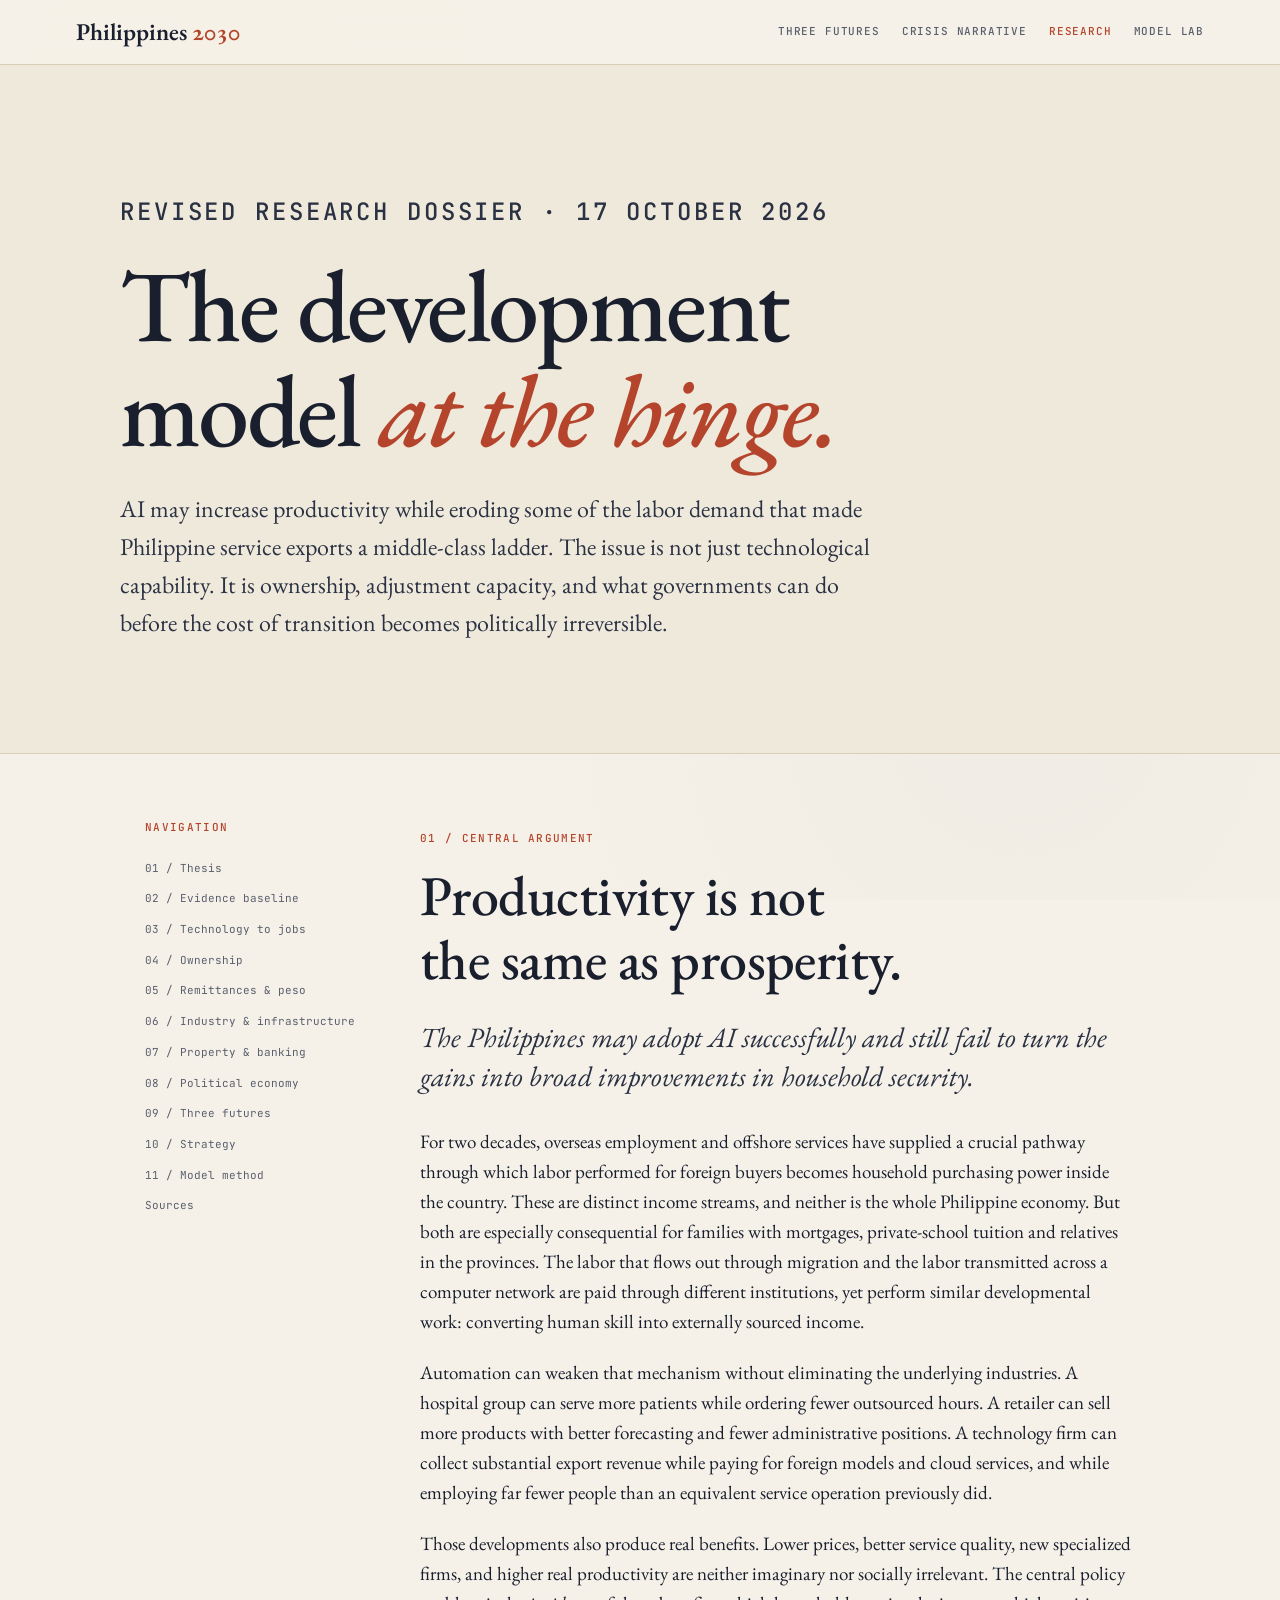
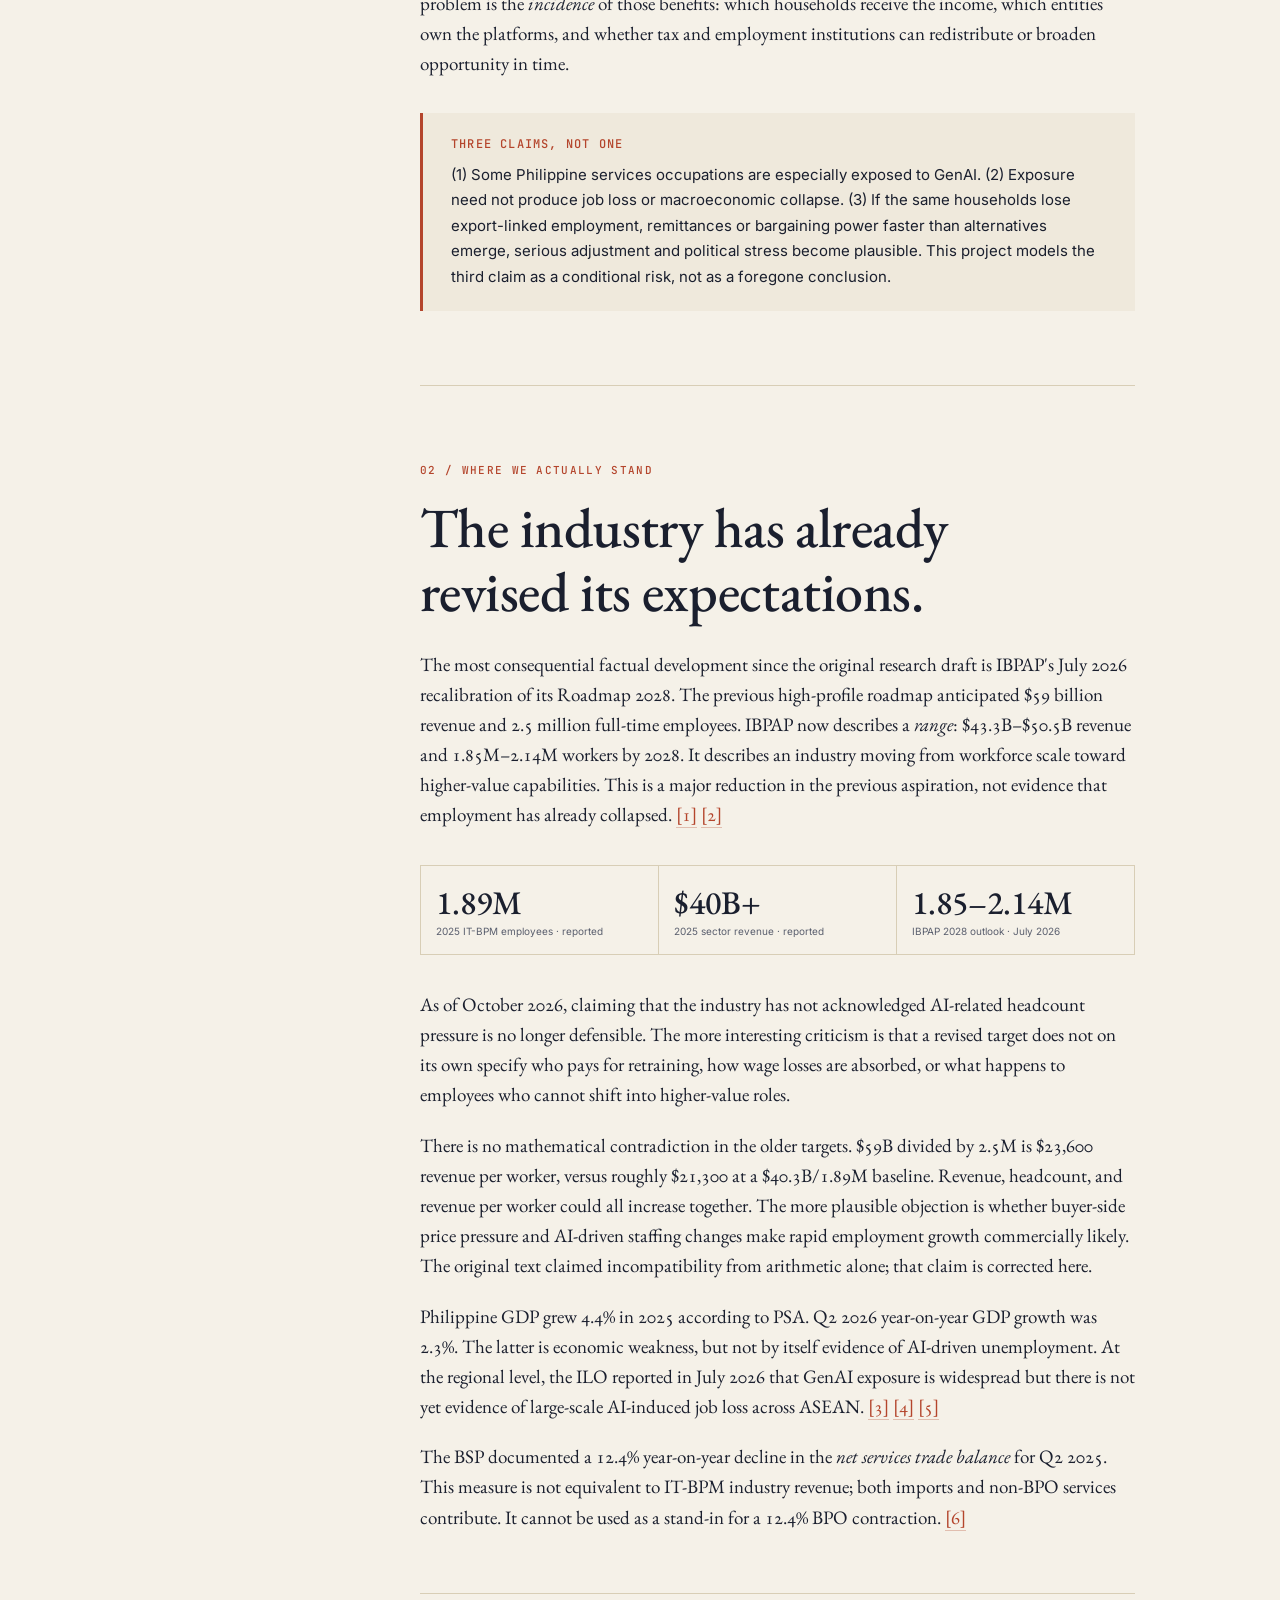
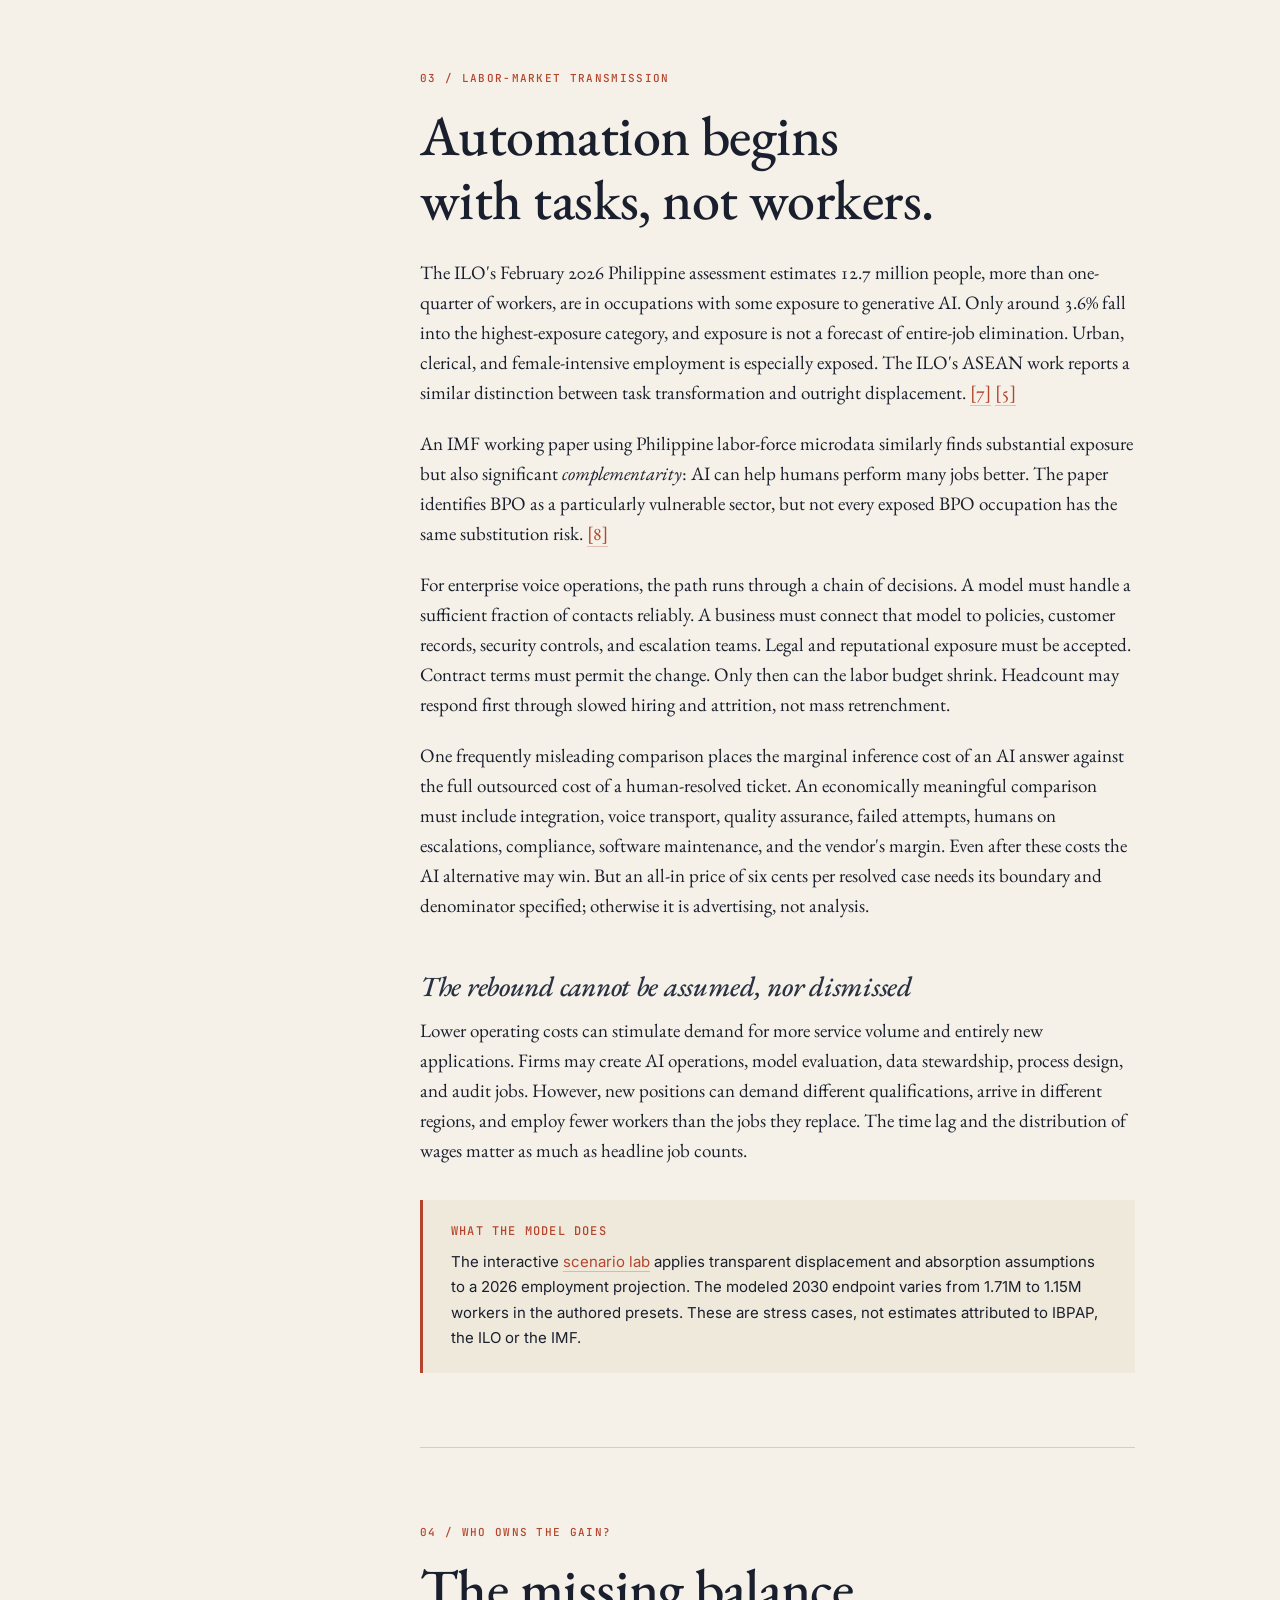
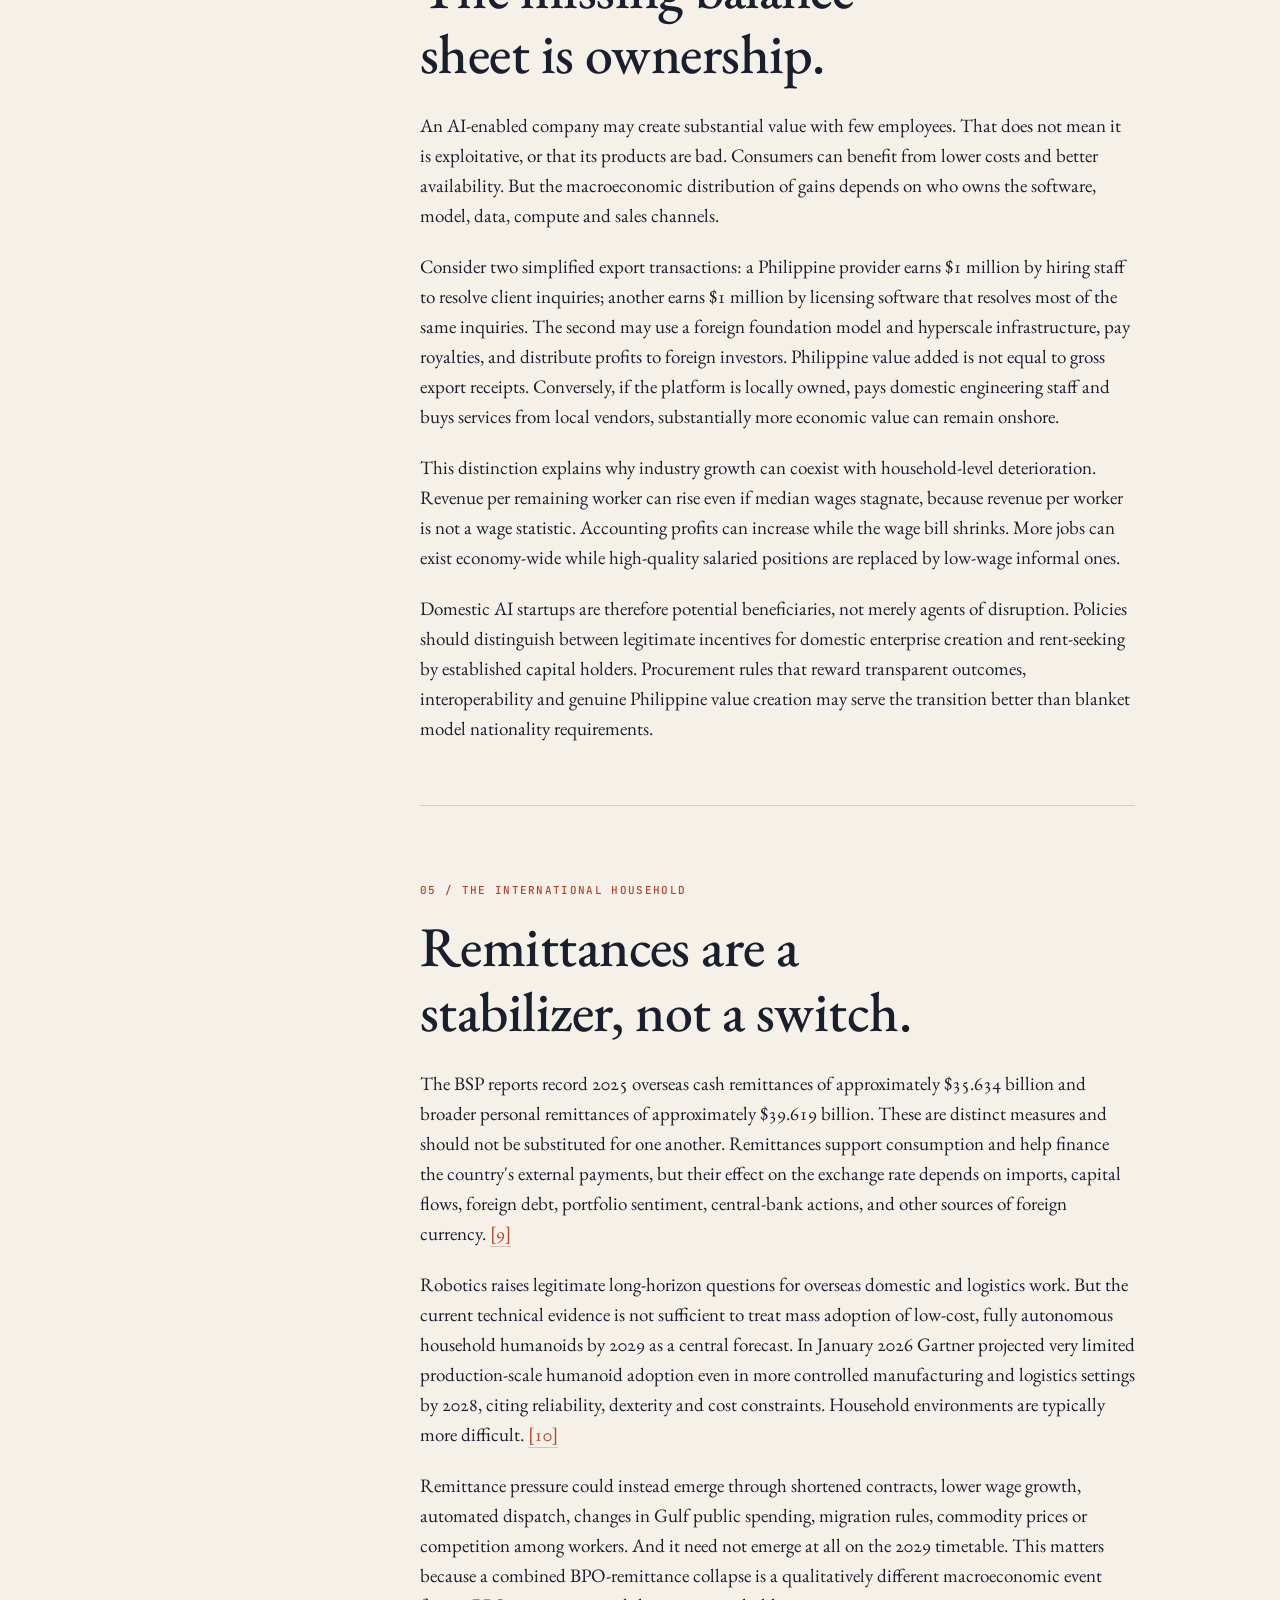
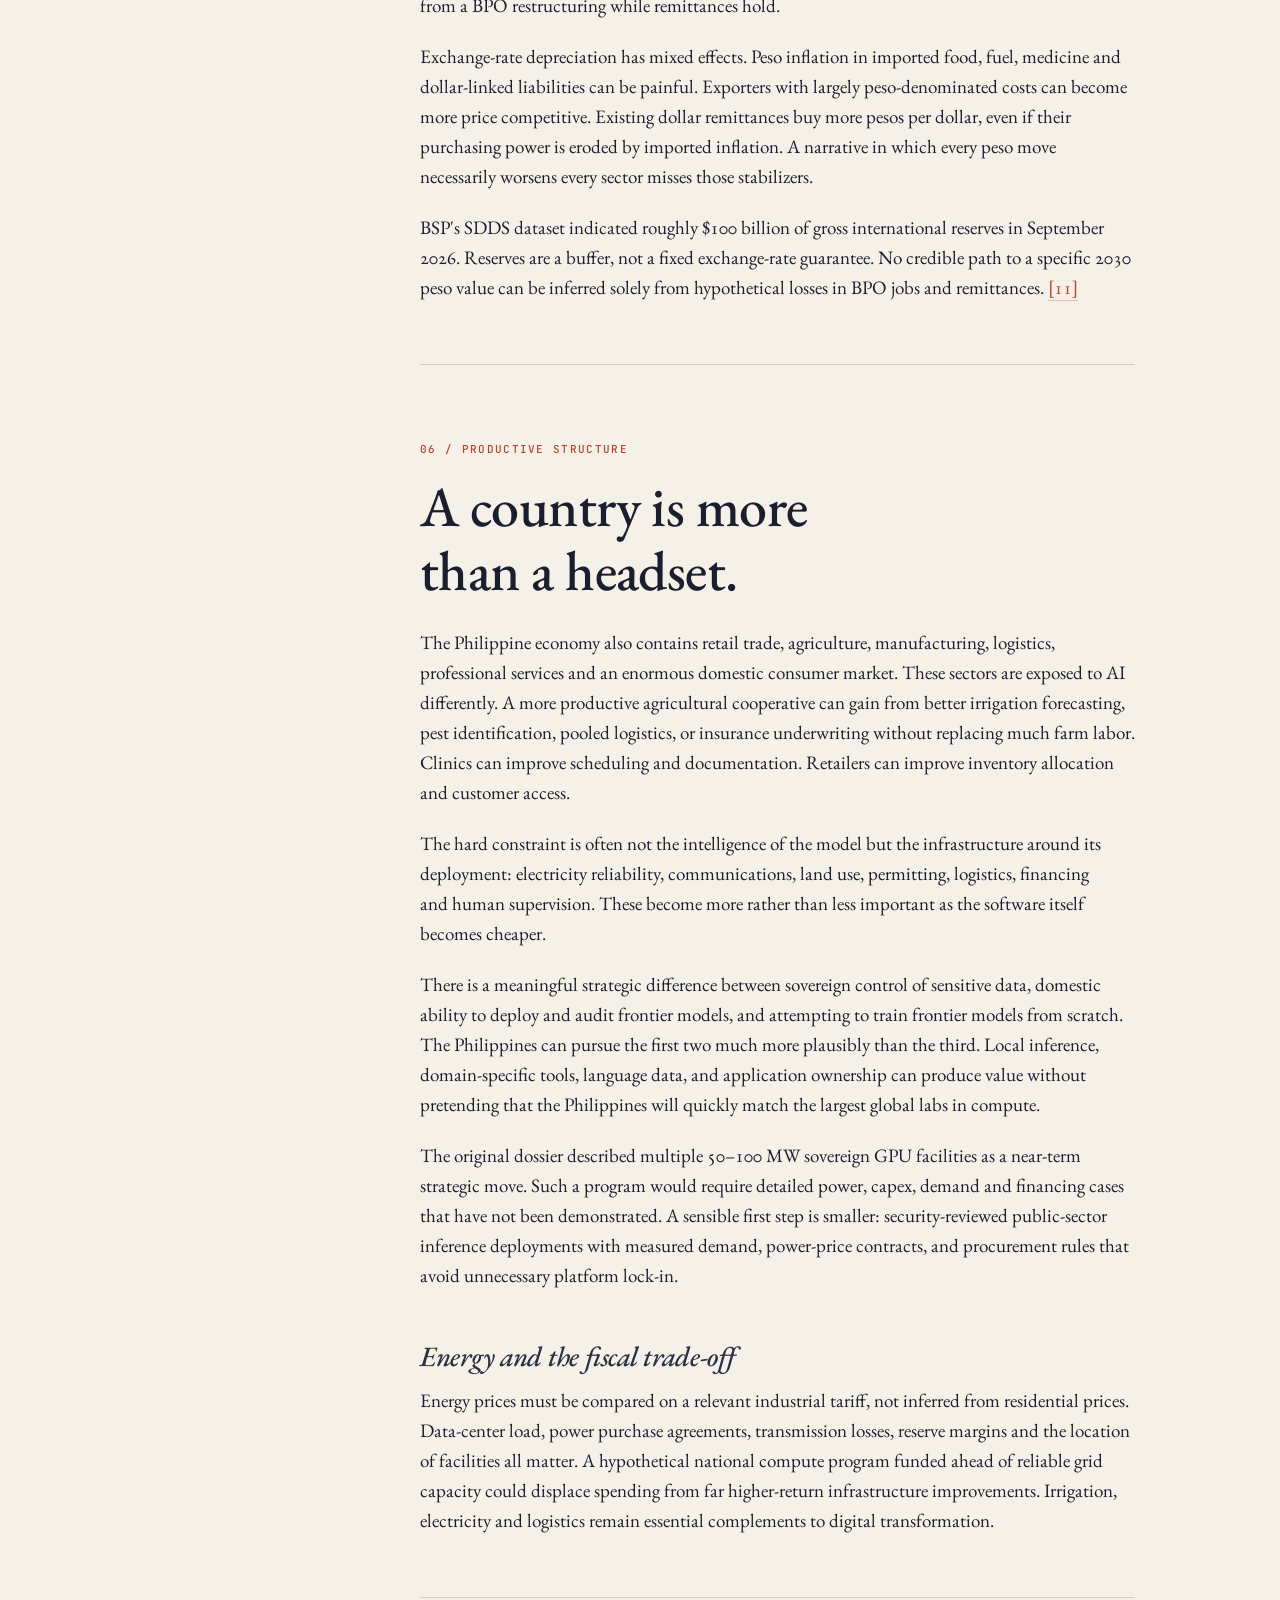
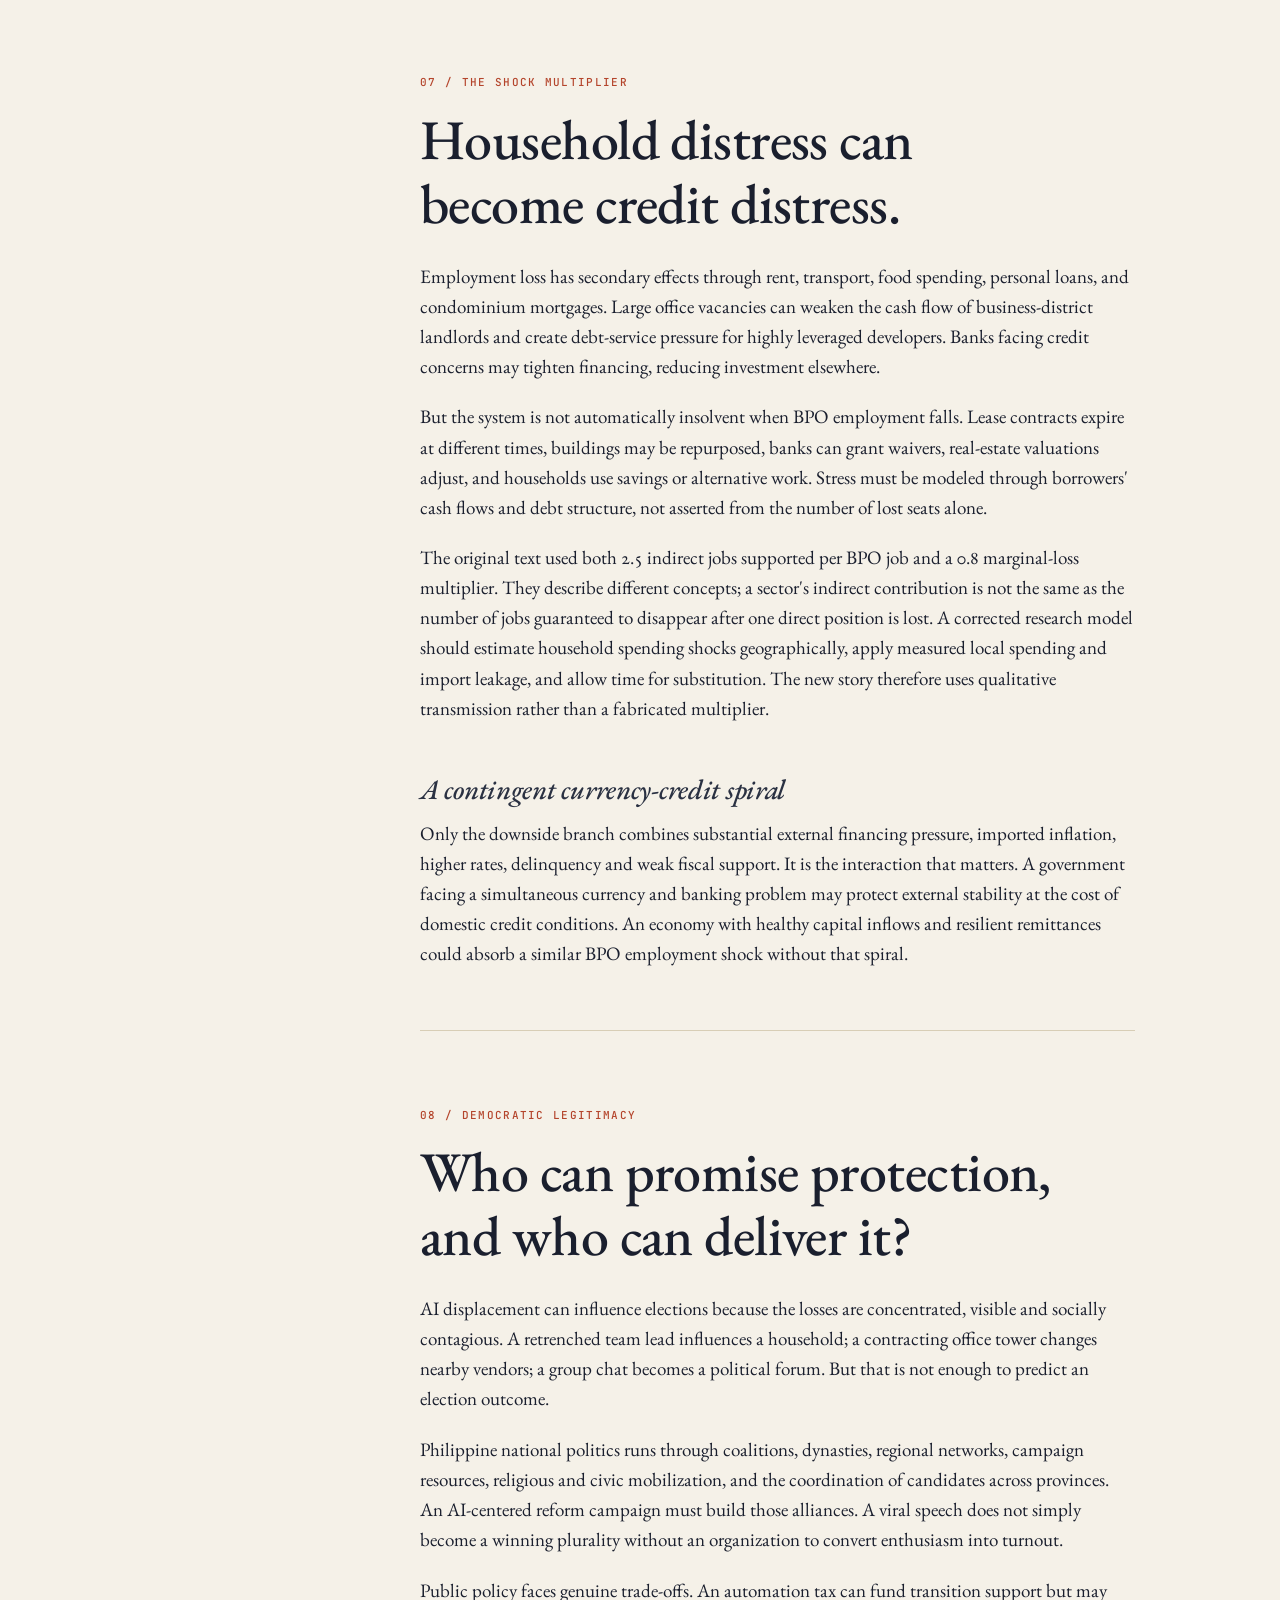
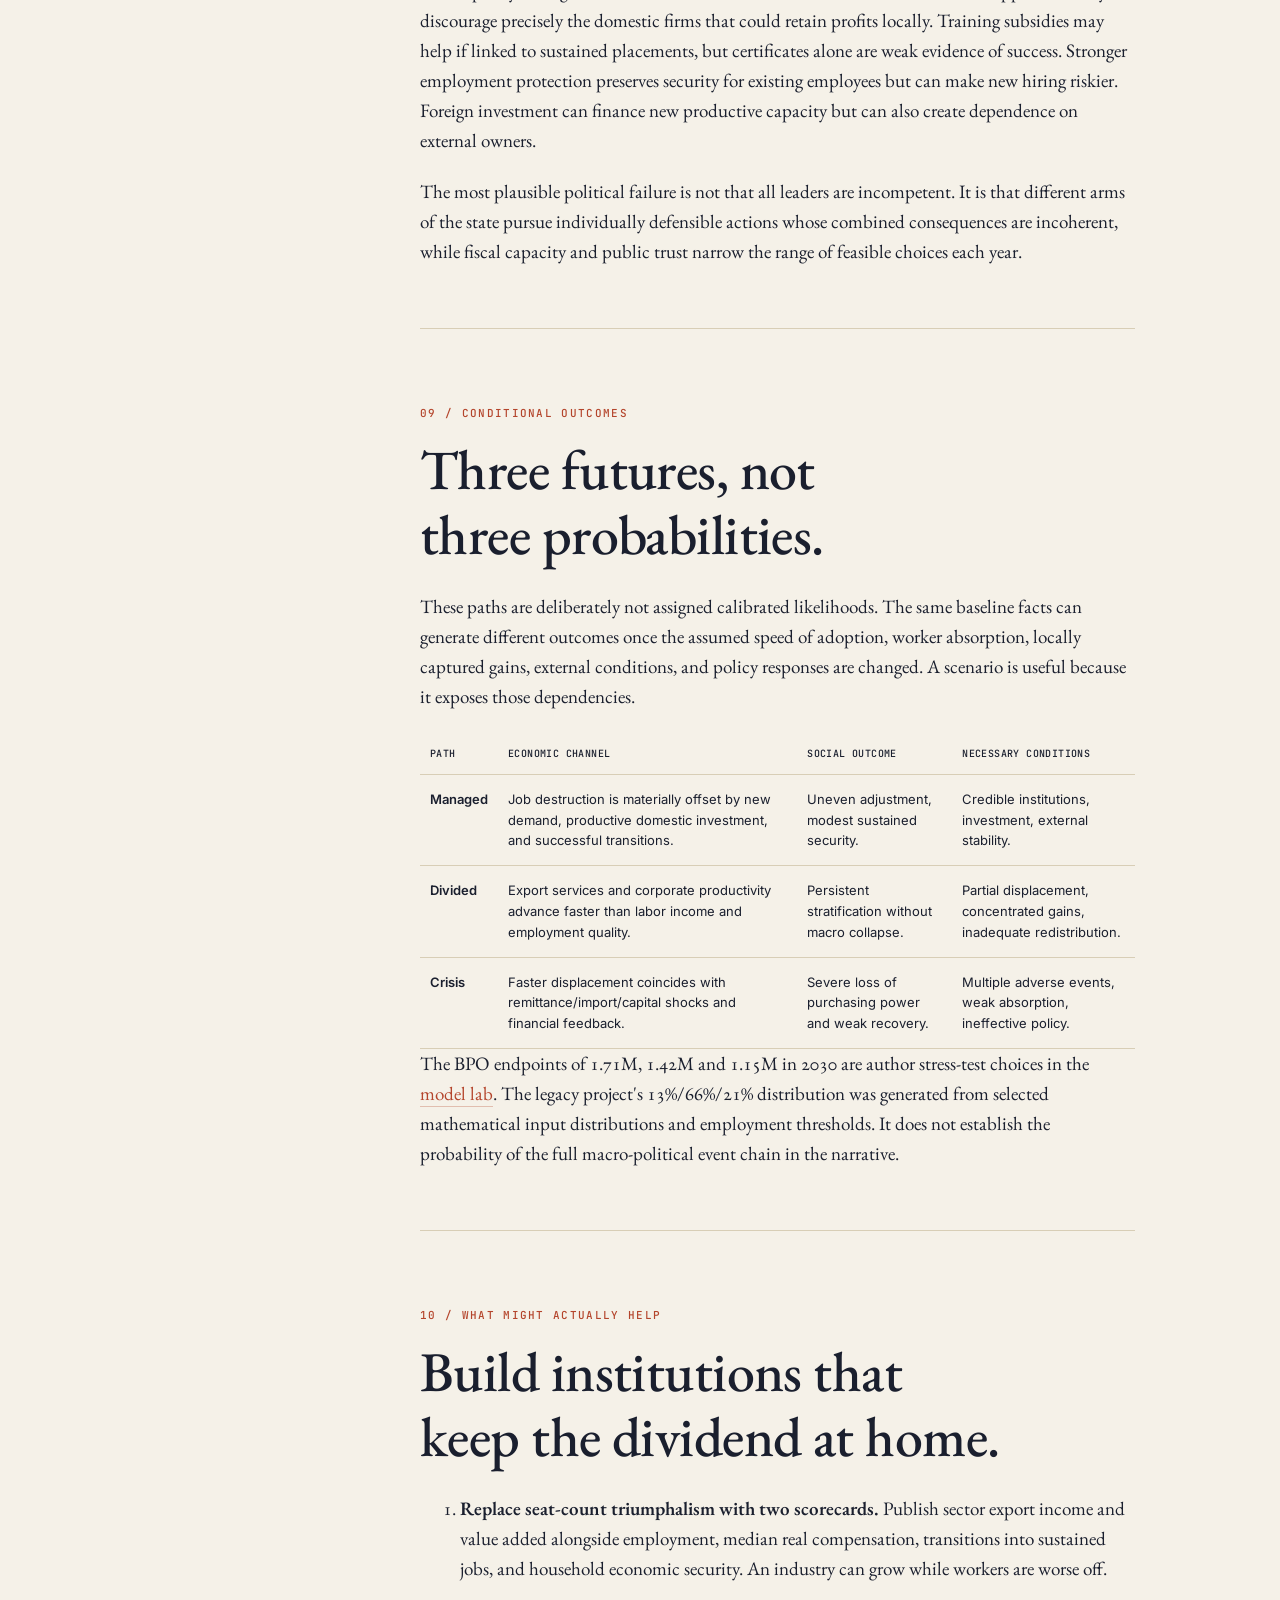
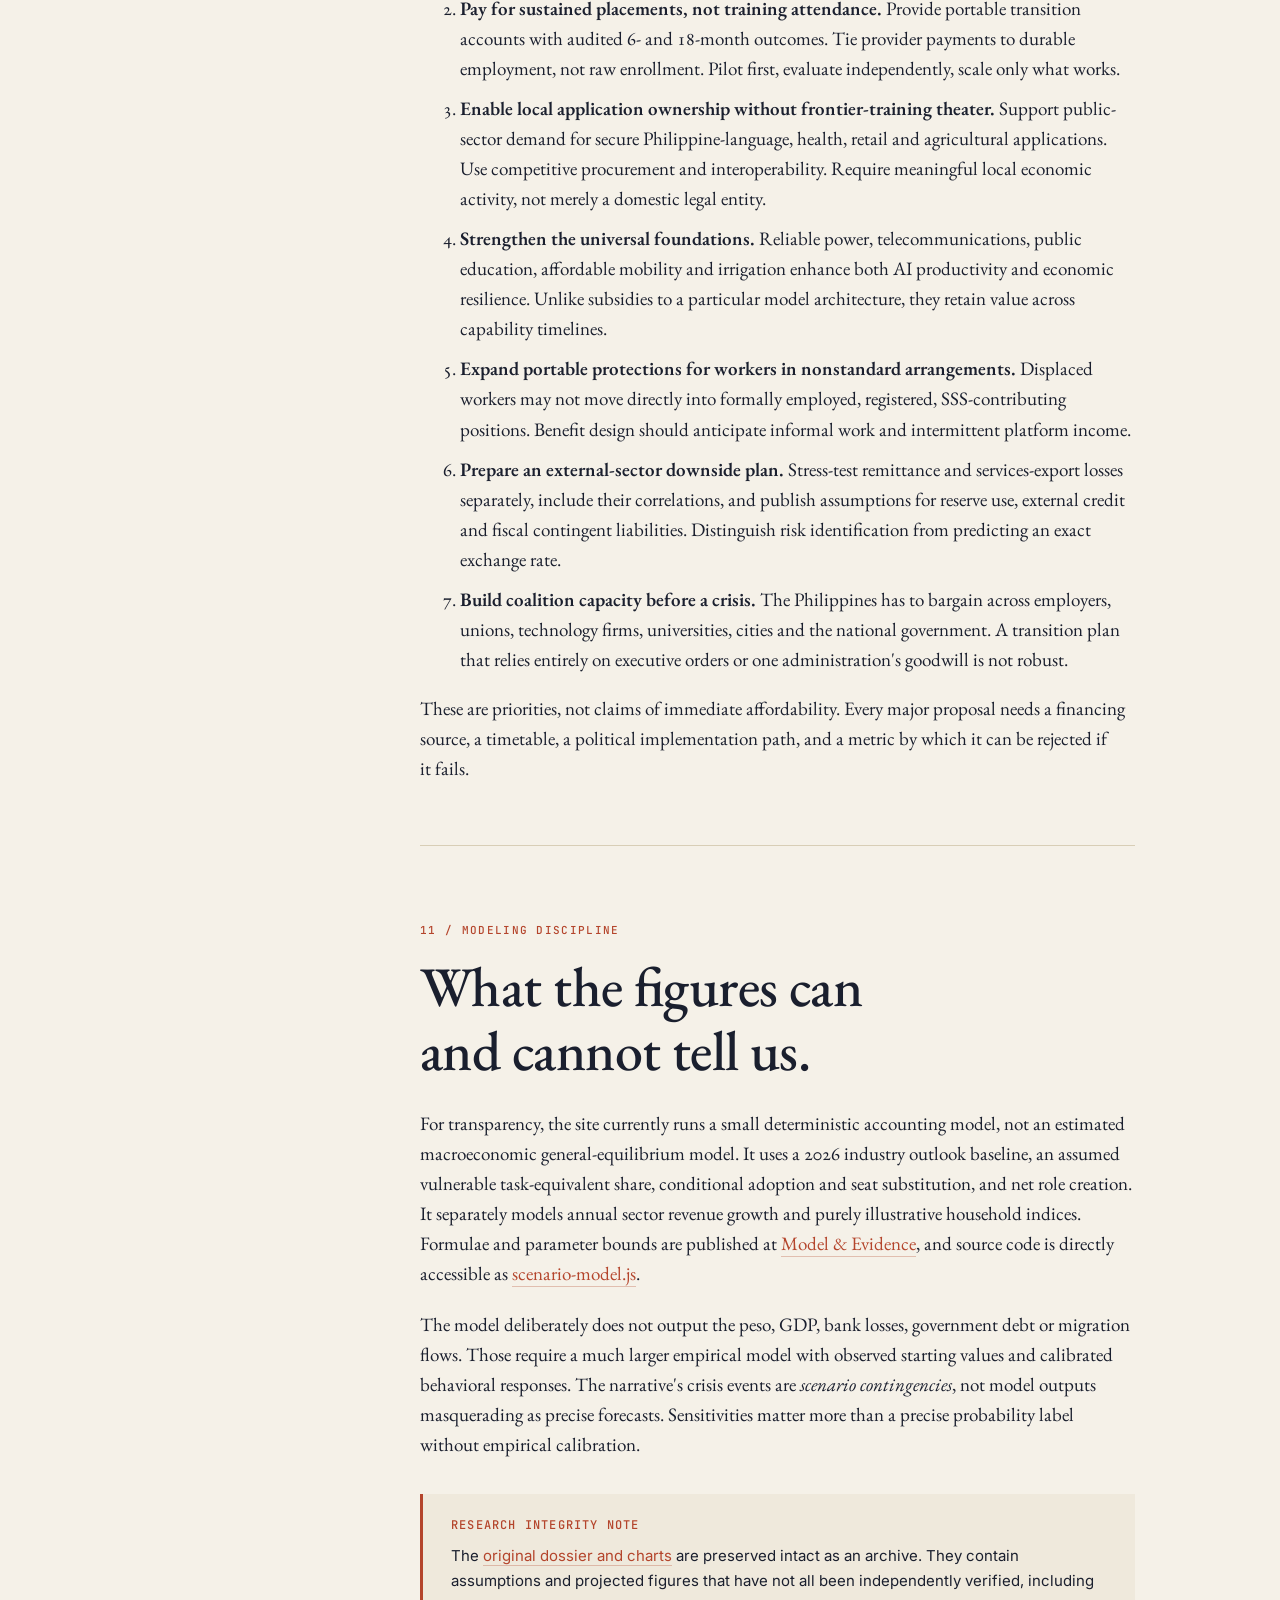
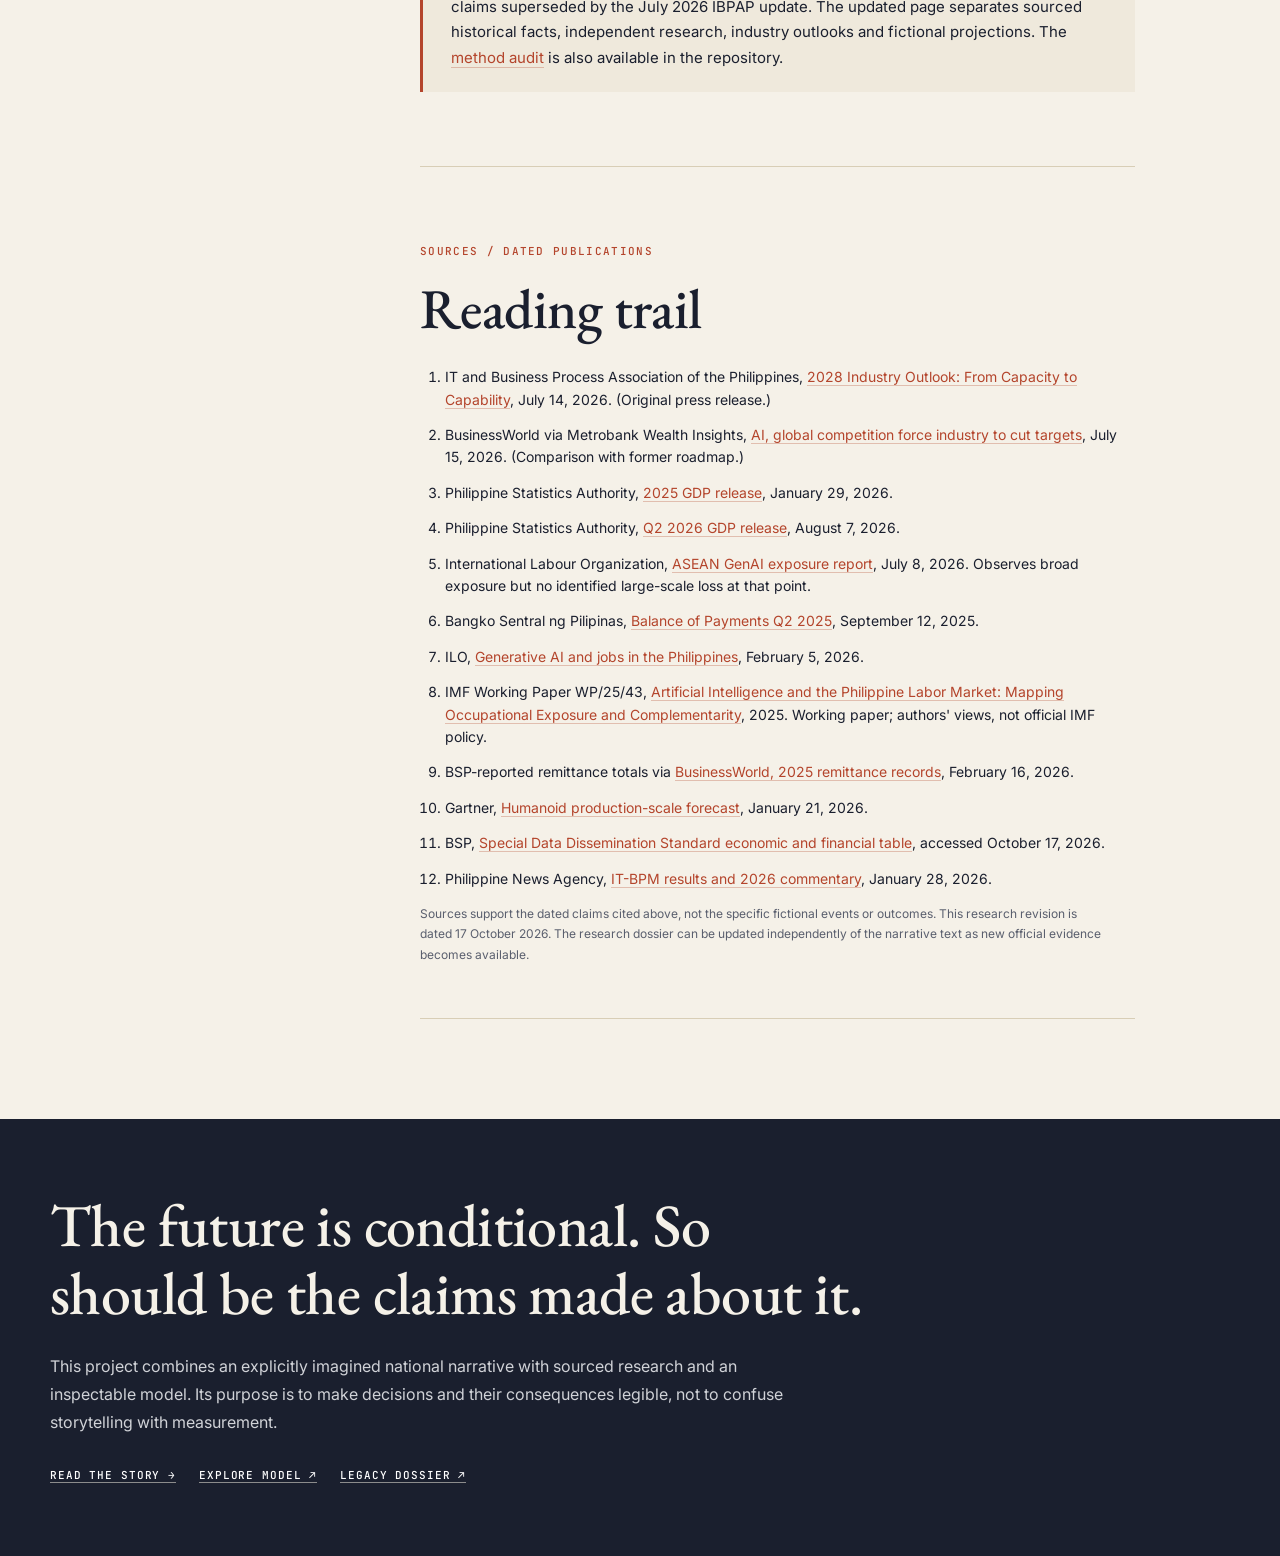
<file: Research.html>
<!doctype html><html lang="en"><head><meta charset="utf-8"><meta name="viewport" content="width=device-width, initial-scale=1"><meta name="description" content="Philippines 2030: sourced research on BPO, labor displacement, remittances, energy, institutions, and the distribution of AI productivity gains. Updated October 2026."><title>Philippines 2030 | Research dossier</title>
<link rel="preconnect" href="https://fonts.googleapis.com"><link rel="preconnect" href="https://fonts.gstatic.com" crossorigin>
<link href="https://fonts.googleapis.com/css2?family=EB+Garamond:wght@400;500;600;1,400&family=JetBrains+Mono:wght@400;500;600&family=Inter:wght@400;500;600&display=swap" rel="stylesheet">
<link rel="stylesheet" href="styles.css?v=2"><link rel="stylesheet" href="three-futures.css?v=1">
<style>
.dossier-hero{background:var(--paper-2);border-bottom:1px solid var(--rule);padding:100px 25px 85px}
.dossier-wrap{max-width:1040px;margin:auto}.dossier-hero h1{font-size:clamp(55px,8vw,108px);max-width:900px}
.dossier-hero h1 em{color:var(--accent)}
.dossier-hero p{font-size:24px;max-width:760px;margin-top:28px;color:var(--ink-2)}
.dossier-body{max-width:1040px;margin:auto;padding:0 25px 100px;display:grid;grid-template-columns:210px minmax(0,1fr);gap:65px}
.dossier-sidebar{font:11px/1.7 var(--mono)}
.dossier-sidebar>div{position:sticky;top:90px;padding-top:65px}
.dossier-sidebar a{display:block;border:0;padding:6px 0;color:var(--ink-muted)}
.dossier-sidebar a:hover{color:var(--accent)}
.dossier-main{min-width:0}
.dossier-main section{border-bottom:1px solid var(--rule);padding:76px 0 40px;scroll-margin-top:75px}
.dossier-main h2{font-size:clamp(40px,5vw,56px);margin:0 0 25px}
.dossier-main h3{font-size:28px}
.dossier-main p,.dossier-main li{max-width:740px}
.dossier-main ol li,.dossier-main ul li{margin-bottom:10px}
.dossier-kicker{font:500 11px/1.5 var(--mono);letter-spacing:.12em;text-transform:uppercase;color:var(--accent);margin-bottom:17px}
.dossier-main .lead{font:italic 28px/1.4 var(--serif);color:var(--ink-2)}
.dossier-note{padding:22px 28px;border-left:3px solid var(--accent);background:var(--paper-2);margin:34px 0}
.dossier-note h3{font:500 12px/1.5 var(--mono);text-transform:uppercase;letter-spacing:.1em;margin:0 0 9px;color:var(--accent)}
.dossier-note p{font:15px/1.7 var(--sans);margin:0}
.dossier-metrics{display:grid;grid-template-columns:repeat(3,1fr);gap:1px;background:var(--rule);border:1px solid var(--rule);margin:35px 0}
.dossier-metrics>div{padding:15px;background:var(--paper)}
.dossier-metrics strong{display:block;font:500 33px var(--serif)}
.dossier-metrics span{display:block;font:10px/1.5 var(--sans);color:var(--ink-muted)}
.dossier-table{border-collapse:collapse;width:100%;font:13px/1.6 var(--sans)}
.dossier-table th,.dossier-table td{text-align:left;padding:14px 10px;border-bottom:1px solid var(--rule);vertical-align:top}
.dossier-table th{font:500 10px var(--mono);text-transform:uppercase;letter-spacing:.04em}
.dossier-refs{font:14px/1.6 var(--sans);padding-left:25px;overflow-wrap:anywhere}
.dossier-refs li{margin:13px 0}
.dossier-meta{font:12px/1.7 var(--sans);color:var(--ink-muted)}
@media(max-width:850px){.dossier-body{grid-template-columns:1fr}.dossier-sidebar{display:none}}
@media(max-width:600px){.dossier-hero{padding:70px 18px}.dossier-hero p{font-size:20px}.dossier-body{padding:0 18px 70px}.dossier-metrics{grid-template-columns:1fr}.dossier-table th,.dossier-table td{display:block;padding:8px}.dossier-table tr{display:block;margin-bottom:18px}}
</style></head>
<body class="future-page">
<a class="skip-link" href="#research-main">Skip to research</a>
<header class="future-header"><div class="future-header-inner"><a class="future-brand" href="index.html">Philippines <span>2030</span></a><nav class="future-nav" aria-label="Main"><a href="index.html">Three futures</a><a href="crisis.html">Crisis narrative</a><a href="Research.html" aria-current="page">Research</a><a href="model.html">Model lab</a></nav></div></header>
<header class="dossier-hero"><div class="dossier-wrap"><p class="future-meta">Revised research dossier · 17 October 2026</p><h1>The development model <em>at the hinge.</em></h1><p>AI may increase productivity while eroding some of the labor demand that made Philippine service exports a middle-class ladder. The issue is not just technological capability. It is ownership, adjustment capacity, and what governments can do before the cost of transition becomes politically irreversible.</p></div></header>
<div class="dossier-body">
<aside class="dossier-sidebar"><div><div class="dossier-kicker">Navigation</div>
<a href="#thesis">01 / Thesis</a><a href="#facts">02 / Evidence baseline</a><a href="#tasks">03 / Technology to jobs</a><a href="#value">04 / Ownership</a><a href="#external">05 / Remittances & peso</a><a href="#productive">06 / Industry & infrastructure</a><a href="#credit">07 / Property & banking</a><a href="#politics">08 / Political economy</a><a href="#paths">09 / Three futures</a><a href="#policy">10 / Strategy</a><a href="#methods">11 / Model method</a><a href="#refs">Sources</a></div></aside>
<main id="research-main" class="dossier-main">
<section id="thesis"><p class="dossier-kicker">01 / Central argument</p><h2>Productivity is not the same as prosperity.</h2>
<p class="lead">The Philippines may adopt AI successfully and still fail to turn the gains into broad improvements in household security.</p>
<p>For two decades, overseas employment and offshore services have supplied a crucial pathway through which labor performed for foreign buyers becomes household purchasing power inside the country. These are distinct income streams, and neither is the whole Philippine economy. But both are especially consequential for families with mortgages, private-school tuition and relatives in the provinces. The labor that flows out through migration and the labor transmitted across a computer network are paid through different institutions, yet perform similar developmental work: converting human skill into externally sourced income.</p>
<p>Automation can weaken that mechanism without eliminating the underlying industries. A hospital group can serve more patients while ordering fewer outsourced hours. A retailer can sell more products with better forecasting and fewer administrative positions. A technology firm can collect substantial export revenue while paying for foreign models and cloud services, and while employing far fewer people than an equivalent service operation previously did.</p>
<p>Those developments also produce real benefits. Lower prices, better service quality, new specialized firms, and higher real productivity are neither imaginary nor socially irrelevant. The central policy problem is the <em>incidence</em> of those benefits: which households receive the income, which entities own the platforms, and whether tax and employment institutions can redistribute or broaden opportunity in time.</p>
<div class="dossier-note"><h3>Three claims, not one</h3><p>(1) Some Philippine services occupations are especially exposed to GenAI. (2) Exposure need not produce job loss or macroeconomic collapse. (3) If the same households lose export-linked employment, remittances or bargaining power faster than alternatives emerge, serious adjustment and political stress become plausible. This project models the third claim as a conditional risk, not as a foregone conclusion.</p></div>
</section>
<section id="facts"><p class="dossier-kicker">02 / Where we actually stand</p><h2>The industry has already revised its expectations.</h2>
<p>The most consequential factual development since the original research draft is IBPAP's July 2026 recalibration of its Roadmap 2028. The previous high-profile roadmap anticipated $59 billion revenue and 2.5 million full-time employees. IBPAP now describes a <em>range</em>: $43.3B–$50.5B revenue and 1.85M–2.14M workers by 2028. It describes an industry moving from workforce scale toward higher-value capabilities. This is a major reduction in the previous aspiration, not evidence that employment has already collapsed. <a href="#ref-1">[1]</a> <a href="#ref-2">[2]</a></p>
<div class="dossier-metrics"><div><strong>1.89M</strong><span>2025 IT-BPM employees · reported</span></div><div><strong>$40B+</strong><span>2025 sector revenue · reported</span></div><div><strong>1.85–2.14M</strong><span>IBPAP 2028 outlook · July 2026</span></div></div>
<p>As of October 2026, claiming that the industry has not acknowledged AI-related headcount pressure is no longer defensible. The more interesting criticism is that a revised target does not on its own specify who pays for retraining, how wage losses are absorbed, or what happens to employees who cannot shift into higher-value roles.</p>
<p>There is no mathematical contradiction in the older targets. $59B divided by 2.5M is $23,600 revenue per worker, versus roughly $21,300 at a $40.3B/1.89M baseline. Revenue, headcount, and revenue per worker could all increase together. The more plausible objection is whether buyer-side price pressure and AI-driven staffing changes make rapid employment growth commercially likely. The original text claimed incompatibility from arithmetic alone; that claim is corrected here.</p>
<p>Philippine GDP grew 4.4% in 2025 according to PSA. Q2 2026 year-on-year GDP growth was 2.3%. The latter is economic weakness, but not by itself evidence of AI-driven unemployment. At the regional level, the ILO reported in July 2026 that GenAI exposure is widespread but there is not yet evidence of large-scale AI-induced job loss across ASEAN. <a href="#ref-3">[3]</a> <a href="#ref-4">[4]</a> <a href="#ref-5">[5]</a></p>
<p>The BSP documented a 12.4% year-on-year decline in the <em>net services trade balance</em> for Q2 2025. This measure is not equivalent to IT-BPM industry revenue; both imports and non-BPO services contribute. It cannot be used as a stand-in for a 12.4% BPO contraction. <a href="#ref-6">[6]</a></p>
</section>
<section id="tasks"><p class="dossier-kicker">03 / Labor-market transmission</p><h2>Automation begins with tasks, not workers.</h2>
<p>The ILO's February 2026 Philippine assessment estimates 12.7 million people, more than one-quarter of workers, are in occupations with some exposure to generative AI. Only around 3.6% fall into the highest-exposure category, and exposure is not a forecast of entire-job elimination. Urban, clerical, and female-intensive employment is especially exposed. The ILO's ASEAN work reports a similar distinction between task transformation and outright displacement. <a href="#ref-7">[7]</a> <a href="#ref-5">[5]</a></p>
<p>An IMF working paper using Philippine labor-force microdata similarly finds substantial exposure but also significant <em>complementarity</em>: AI can help humans perform many jobs better. The paper identifies BPO as a particularly vulnerable sector, but not every exposed BPO occupation has the same substitution risk. <a href="#ref-8">[8]</a></p>
<p>For enterprise voice operations, the path runs through a chain of decisions. A model must handle a sufficient fraction of contacts reliably. A business must connect that model to policies, customer records, security controls, and escalation teams. Legal and reputational exposure must be accepted. Contract terms must permit the change. Only then can the labor budget shrink. Headcount may respond first through slowed hiring and attrition, not mass retrenchment.</p>
<p>One frequently misleading comparison places the marginal inference cost of an AI answer against the full outsourced cost of a human-resolved ticket. An economically meaningful comparison must include integration, voice transport, quality assurance, failed attempts, humans on escalations, compliance, software maintenance, and the vendor's margin. Even after these costs the AI alternative may win. But an all-in price of six cents per resolved case needs its boundary and denominator specified; otherwise it is advertising, not analysis.</p>
<h3>The rebound cannot be assumed, nor dismissed</h3>
<p>Lower operating costs can stimulate demand for more service volume and entirely new applications. Firms may create AI operations, model evaluation, data stewardship, process design, and audit jobs. However, new positions can demand different qualifications, arrive in different regions, and employ fewer workers than the jobs they replace. The time lag and the distribution of wages matter as much as headline job counts.</p>
<div class="dossier-note"><h3>What the model does</h3><p>The interactive <a href="model.html">scenario lab</a> applies transparent displacement and absorption assumptions to a 2026 employment projection. The modeled 2030 endpoint varies from 1.71M to 1.15M workers in the authored presets. These are stress cases, not estimates attributed to IBPAP, the ILO or the IMF.</p></div>
</section>
<section id="value"><p class="dossier-kicker">04 / Who owns the gain?</p><h2>The missing balance sheet is ownership.</h2>
<p>An AI-enabled company may create substantial value with few employees. That does not mean it is exploitative, or that its products are bad. Consumers can benefit from lower costs and better availability. But the macroeconomic distribution of gains depends on who owns the software, model, data, compute and sales channels.</p>
<p>Consider two simplified export transactions: a Philippine provider earns $1 million by hiring staff to resolve client inquiries; another earns $1 million by licensing software that resolves most of the same inquiries. The second may use a foreign foundation model and hyperscale infrastructure, pay royalties, and distribute profits to foreign investors. Philippine value added is not equal to gross export receipts. Conversely, if the platform is locally owned, pays domestic engineering staff and buys services from local vendors, substantially more economic value can remain onshore.</p>
<p>This distinction explains why industry growth can coexist with household-level deterioration. Revenue per remaining worker can rise even if median wages stagnate, because revenue per worker is not a wage statistic. Accounting profits can increase while the wage bill shrinks. More jobs can exist economy-wide while high-quality salaried positions are replaced by low-wage informal ones.</p>
<p>Domestic AI startups are therefore potential beneficiaries, not merely agents of disruption. Policies should distinguish between legitimate incentives for domestic enterprise creation and rent-seeking by established capital holders. Procurement rules that reward transparent outcomes, interoperability and genuine Philippine value creation may serve the transition better than blanket model nationality requirements.</p>
</section>
<section id="external"><p class="dossier-kicker">05 / The international household</p><h2>Remittances are a stabilizer, not a switch.</h2>
<p>The BSP reports record 2025 overseas cash remittances of approximately $35.634 billion and broader personal remittances of approximately $39.619 billion. These are distinct measures and should not be substituted for one another. Remittances support consumption and help finance the country's external payments, but their effect on the exchange rate depends on imports, capital flows, foreign debt, portfolio sentiment, central-bank actions, and other sources of foreign currency. <a href="#ref-9">[9]</a></p>
<p>Robotics raises legitimate long-horizon questions for overseas domestic and logistics work. But the current technical evidence is not sufficient to treat mass adoption of low-cost, fully autonomous household humanoids by 2029 as a central forecast. In January 2026 Gartner projected very limited production-scale humanoid adoption even in more controlled manufacturing and logistics settings by 2028, citing reliability, dexterity and cost constraints. Household environments are typically more difficult. <a href="#ref-10">[10]</a></p>
<p>Remittance pressure could instead emerge through shortened contracts, lower wage growth, automated dispatch, changes in Gulf public spending, migration rules, commodity prices or competition among workers. And it need not emerge at all on the 2029 timetable. This matters because a combined BPO-remittance collapse is a qualitatively different macroeconomic event from a BPO restructuring while remittances hold.</p>
<p>Exchange-rate depreciation has mixed effects. Peso inflation in imported food, fuel, medicine and dollar-linked liabilities can be painful. Exporters with largely peso-denominated costs can become more price competitive. Existing dollar remittances buy more pesos per dollar, even if their purchasing power is eroded by imported inflation. A narrative in which every peso move necessarily worsens every sector misses those stabilizers.</p>
<p>BSP's SDDS dataset indicated roughly $100 billion of gross international reserves in September 2026. Reserves are a buffer, not a fixed exchange-rate guarantee. No credible path to a specific 2030 peso value can be inferred solely from hypothetical losses in BPO jobs and remittances. <a href="#ref-11">[11]</a></p>
</section>
<section id="productive"><p class="dossier-kicker">06 / Productive structure</p><h2>A country is more than a headset.</h2>
<p>The Philippine economy also contains retail trade, agriculture, manufacturing, logistics, professional services and an enormous domestic consumer market. These sectors are exposed to AI differently. A more productive agricultural cooperative can gain from better irrigation forecasting, pest identification, pooled logistics, or insurance underwriting without replacing much farm labor. Clinics can improve scheduling and documentation. Retailers can improve inventory allocation and customer access.</p>
<p>The hard constraint is often not the intelligence of the model but the infrastructure around its deployment: electricity reliability, communications, land use, permitting, logistics, financing and human supervision. These become more rather than less important as the software itself becomes cheaper.</p>
<p>There is a meaningful strategic difference between sovereign control of sensitive data, domestic ability to deploy and audit frontier models, and attempting to train frontier models from scratch. The Philippines can pursue the first two much more plausibly than the third. Local inference, domain-specific tools, language data, and application ownership can produce value without pretending that the Philippines will quickly match the largest global labs in compute.</p>
<p>The original dossier described multiple 50–100 MW sovereign GPU facilities as a near-term strategic move. Such a program would require detailed power, capex, demand and financing cases that have not been demonstrated. A sensible first step is smaller: security-reviewed public-sector inference deployments with measured demand, power-price contracts, and procurement rules that avoid unnecessary platform lock-in.</p>
<h3>Energy and the fiscal trade-off</h3>
<p>Energy prices must be compared on a relevant industrial tariff, not inferred from residential prices. Data-center load, power purchase agreements, transmission losses, reserve margins and the location of facilities all matter. A hypothetical national compute program funded ahead of reliable grid capacity could displace spending from far higher-return infrastructure improvements. Irrigation, electricity and logistics remain essential complements to digital transformation.</p>
</section>
<section id="credit"><p class="dossier-kicker">07 / The shock multiplier</p><h2>Household distress can become credit distress.</h2>
<p>Employment loss has secondary effects through rent, transport, food spending, personal loans, and condominium mortgages. Large office vacancies can weaken the cash flow of business-district landlords and create debt-service pressure for highly leveraged developers. Banks facing credit concerns may tighten financing, reducing investment elsewhere.</p>
<p>But the system is not automatically insolvent when BPO employment falls. Lease contracts expire at different times, buildings may be repurposed, banks can grant waivers, real-estate valuations adjust, and households use savings or alternative work. Stress must be modeled through borrowers' cash flows and debt structure, not asserted from the number of lost seats alone.</p>
<p>The original text used both 2.5 indirect jobs supported per BPO job and a 0.8 marginal-loss multiplier. They describe different concepts; a sector's indirect contribution is not the same as the number of jobs guaranteed to disappear after one direct position is lost. A corrected research model should estimate household spending shocks geographically, apply measured local spending and import leakage, and allow time for substitution. The new story therefore uses qualitative transmission rather than a fabricated multiplier.</p>
<h3>A contingent currency-credit spiral</h3>
<p>Only the downside branch combines substantial external financing pressure, imported inflation, higher rates, delinquency and weak fiscal support. It is the interaction that matters. A government facing a simultaneous currency and banking problem may protect external stability at the cost of domestic credit conditions. An economy with healthy capital inflows and resilient remittances could absorb a similar BPO employment shock without that spiral.</p>
</section>
<section id="politics"><p class="dossier-kicker">08 / Democratic legitimacy</p><h2>Who can promise protection, and who can deliver it?</h2>
<p>AI displacement can influence elections because the losses are concentrated, visible and socially contagious. A retrenched team lead influences a household; a contracting office tower changes nearby vendors; a group chat becomes a political forum. But that is not enough to predict an election outcome.</p>
<p>Philippine national politics runs through coalitions, dynasties, regional networks, campaign resources, religious and civic mobilization, and the coordination of candidates across provinces. An AI-centered reform campaign must build those alliances. A viral speech does not simply become a winning plurality without an organization to convert enthusiasm into turnout.</p>
<p>Public policy faces genuine trade-offs. An automation tax can fund transition support but may discourage precisely the domestic firms that could retain profits locally. Training subsidies may help if linked to sustained placements, but certificates alone are weak evidence of success. Stronger employment protection preserves security for existing employees but can make new hiring riskier. Foreign investment can finance new productive capacity but can also create dependence on external owners.</p>
<p>The most plausible political failure is not that all leaders are incompetent. It is that different arms of the state pursue individually defensible actions whose combined consequences are incoherent, while fiscal capacity and public trust narrow the range of feasible choices each year.</p>
</section>
<section id="paths"><p class="dossier-kicker">09 / Conditional outcomes</p><h2>Three futures, not three probabilities.</h2>
<p>These paths are deliberately not assigned calibrated likelihoods. The same baseline facts can generate different outcomes once the assumed speed of adoption, worker absorption, locally captured gains, external conditions, and policy responses are changed. A scenario is useful because it exposes those dependencies.</p>
<table class="dossier-table"><thead><tr><th>Path</th><th>Economic channel</th><th>Social outcome</th><th>Necessary conditions</th></tr></thead><tbody>
<tr><td><strong>Managed</strong></td><td>Job destruction is materially offset by new demand, productive domestic investment, and successful transitions.</td><td>Uneven adjustment, modest sustained security.</td><td>Credible institutions, investment, external stability.</td></tr>
<tr><td><strong>Divided</strong></td><td>Export services and corporate productivity advance faster than labor income and employment quality.</td><td>Persistent stratification without macro collapse.</td><td>Partial displacement, concentrated gains, inadequate redistribution.</td></tr>
<tr><td><strong>Crisis</strong></td><td>Faster displacement coincides with remittance/import/capital shocks and financial feedback.</td><td>Severe loss of purchasing power and weak recovery.</td><td>Multiple adverse events, weak absorption, ineffective policy.</td></tr>
</tbody></table>
<p>The BPO endpoints of 1.71M, 1.42M and 1.15M in 2030 are author stress-test choices in the <a href="model.html">model lab</a>. The legacy project's 13%/66%/21% distribution was generated from selected mathematical input distributions and employment thresholds. It does not establish the probability of the full macro-political event chain in the narrative.</p>
</section>
<section id="policy"><p class="dossier-kicker">10 / What might actually help</p><h2>Build institutions that keep the dividend at home.</h2>
<ol>
<li><strong>Replace seat-count triumphalism with two scorecards.</strong> Publish sector export income and value added alongside employment, median real compensation, transitions into sustained jobs, and household economic security. An industry can grow while workers are worse off.</li>
<li><strong>Pay for sustained placements, not training attendance.</strong> Provide portable transition accounts with audited 6- and 18-month outcomes. Tie provider payments to durable employment, not raw enrollment. Pilot first, evaluate independently, scale only what works.</li>
<li><strong>Enable local application ownership without frontier-training theater.</strong> Support public-sector demand for secure Philippine-language, health, retail and agricultural applications. Use competitive procurement and interoperability. Require meaningful local economic activity, not merely a domestic legal entity.</li>
<li><strong>Strengthen the universal foundations.</strong> Reliable power, telecommunications, public education, affordable mobility and irrigation enhance both AI productivity and economic resilience. Unlike subsidies to a particular model architecture, they retain value across capability timelines.</li>
<li><strong>Expand portable protections for workers in nonstandard arrangements.</strong> Displaced workers may not move directly into formally employed, registered, SSS-contributing positions. Benefit design should anticipate informal work and intermittent platform income.</li>
<li><strong>Prepare an external-sector downside plan.</strong> Stress-test remittance and services-export losses separately, include their correlations, and publish assumptions for reserve use, external credit and fiscal contingent liabilities. Distinguish risk identification from predicting an exact exchange rate.</li>
<li><strong>Build coalition capacity before a crisis.</strong> The Philippines has to bargain across employers, unions, technology firms, universities, cities and the national government. A transition plan that relies entirely on executive orders or one administration's goodwill is not robust.</li>
</ol>
<p>These are priorities, not claims of immediate affordability. Every major proposal needs a financing source, a timetable, a political implementation path, and a metric by which it can be rejected if it fails.</p>
</section>
<section id="methods"><p class="dossier-kicker">11 / Modeling discipline</p><h2>What the figures can and cannot tell us.</h2>
<p>For transparency, the site currently runs a small deterministic accounting model, not an estimated macroeconomic general-equilibrium model. It uses a 2026 industry outlook baseline, an assumed vulnerable task-equivalent share, conditional adoption and seat substitution, and net role creation. It separately models annual sector revenue growth and purely illustrative household indices. Formulae and parameter bounds are published at <a href="model.html#methods">Model & Evidence</a>, and source code is directly accessible as <a href="scenario-model.js">scenario-model.js</a>.</p>
<p>The model deliberately does not output the peso, GDP, bank losses, government debt or migration flows. Those require a much larger empirical model with observed starting values and calibrated behavioral responses. The narrative's crisis events are <em>scenario contingencies</em>, not model outputs masquerading as precise forecasts. Sensitivities matter more than a precise probability label without empirical calibration.</p>
<div class="dossier-note"><h3>Research integrity note</h3><p>The <a href="research-archive.html">original dossier and charts</a> are preserved intact as an archive. They contain assumptions and projected figures that have not all been independently verified, including claims superseded by the July 2026 IBPAP update. The updated page separates sourced historical facts, independent research, industry outlooks and fictional projections. The <a href="SCENARIO_NOTES.md">method audit</a> is also available in the repository.</p></div>
</section>
<section id="refs"><p class="dossier-kicker">Sources / Dated publications</p><h2>Reading trail</h2>
<ol class="dossier-refs">
<li id="ref-1">IT and Business Process Association of the Philippines, <a href="https://www.ibpap.org/news-room/43">2028 Industry Outlook: From Capacity to Capability</a>, July 14, 2026. (Original press release.)</li>
<li id="ref-2">BusinessWorld via Metrobank Wealth Insights, <a href="https://wealthinsights.metrobank.com.ph/news/ai-global-competition-force-philippines-it-bpm-industry-to-cut-targets">AI, global competition force industry to cut targets</a>, July 15, 2026. (Comparison with former roadmap.)</li>
<li id="ref-3">Philippine Statistics Authority, <a href="https://psa.gov.ph/content/gdp-grows-30-percent-fourth-quarter-2025-brings-full-year-2025-gdp-year-year-growth-rate-44">2025 GDP release</a>, January 29, 2026.</li>
<li id="ref-4">Philippine Statistics Authority, <a href="https://psa.gov.ph/content/gdp-grows-23-percent-second-quarter-2026">Q2 2026 GDP release</a>, August 7, 2026.</li>
<li id="ref-5">International Labour Organization, <a href="https://www.ilo.org/resource/news/ai-may-affect-nearly-80-million-workers-asean-region-large-scale-job">ASEAN GenAI exposure report</a>, July 8, 2026. Observes broad exposure but no identified large-scale loss at that point.</li>
<li id="ref-6">Bangko Sentral ng Pilipinas, <a href="https://www.bsp.gov.ph/Media_And_Research/Media%20Releases/2025_09/news-09122025b1.aspx">Balance of Payments Q2 2025</a>, September 12, 2025.</li>
<li id="ref-7">ILO, <a href="https://www.ilo.org/publications/generative-ai-and-jobs-philippines-labour-market-exposure-and-policy">Generative AI and jobs in the Philippines</a>, February 5, 2026.</li>
<li id="ref-8">IMF Working Paper WP/25/43, <a href="https://www.elibrary.imf.org/view/journals/001/2025/043/001.2025.issue-043-en.xml">Artificial Intelligence and the Philippine Labor Market: Mapping Occupational Exposure and Complementarity</a>, 2025. Working paper; authors' views, not official IMF policy.</li>
<li id="ref-9">BSP-reported remittance totals via <a href="https://www.bworldonline.com/top-stories/2026/02/16/730762/ofw-remittances-soar-to-all-time-high-35-63-billion-in-2025/">BusinessWorld, 2025 remittance records</a>, February 16, 2026.</li>
<li id="ref-10">Gartner, <a href="https://www.gartner.com/en/newsroom/press-releases/2026-01-21-gartner-predicts-fewer-than-20-companies-will-scale-humanoid-robots-for-manufacturing-and-supply-chain-to-production-stage-by-2028">Humanoid production-scale forecast</a>, January 21, 2026.</li>
<li id="ref-11">BSP, <a href="https://www.bsp.gov.ph/Statistics/sdds/sdds.aspx">Special Data Dissemination Standard economic and financial table</a>, accessed October 17, 2026.</li>
<li id="ref-12">Philippine News Agency, <a href="https://www.pna.gov.ph/articles/1267882">IT-BPM results and 2026 commentary</a>, January 28, 2026.</li>
</ol>
<p class="dossier-meta">Sources support the dated claims cited above, not the specific fictional events or outcomes. This research revision is dated 17 October 2026. The research dossier can be updated independently of the narrative text as new official evidence becomes available.</p>
</section>
</main></div>
<footer class="future-footer"><div class="future-footer-inner"><h2>The future is conditional. So should be the claims made about it.</h2><p>This project combines an explicitly imagined national narrative with sourced research and an inspectable model. Its purpose is to make decisions and their consequences legible, not to confuse storytelling with measurement.</p><div class="future-footer-links"><a href="index.html">Read the story →</a><a href="model.html">Explore model ↗</a><a href="research-archive.html">Legacy dossier ↗</a></div></div></footer></body></html>
</file>
<file: styles.css>
/* ============================================================
   Philippines 2030 — Design System
   Editorial / academic. EB Garamond + JetBrains Mono.
   ============================================================ */

:root {
  /* Palette */
  --paper: #F5F1E8;
  --paper-2: #EFE9DC;
  --paper-3: #E6DFCE;
  --rule: #D8CEB6;
  --rule-soft: #E8E0CB;

  --ink: #1A1F2E;
  --ink-2: #2A3142;
  --ink-muted: #5A5F6E;
  --ink-faded: #8A8A87;

  --accent: #B4452C;         /* rust / signal */
  --accent-deep: #8E3621;
  --accent-soft: rgba(180, 69, 44, 0.08);

  --navy: #2C3E5C;
  --navy-soft: rgba(44, 62, 92, 0.08);

  /* Scenario colors */
  --s-base: #5B7B54;
  --s-base-soft: rgba(91, 123, 84, 0.14);
  --s-accel: #C98A2B;
  --s-accel-soft: rgba(201, 138, 43, 0.14);
  --s-crisis: #A8361E;
  --s-crisis-soft: rgba(168, 54, 30, 0.14);

  /* Typography */
  --serif: "EB Garamond", "Source Serif Pro", Georgia, serif;
  --mono: "JetBrains Mono", "IBM Plex Mono", ui-monospace, Menlo, monospace;
  --sans: "Inter", -apple-system, system-ui, sans-serif;

  /* Layout */
  --col: 680px;
  --col-wide: 1100px;
  --sidebar: 260px;
  --gutter: 48px;
}

* { box-sizing: border-box; }

html, body {
  margin: 0;
  padding: 0;
  background: var(--paper);
  color: var(--ink);
  font-family: var(--serif);
  font-size: 20px;
  line-height: 1.55;
  font-feature-settings: "onum" 1, "liga" 1, "kern" 1;
  -webkit-font-smoothing: antialiased;
}

body {
  /* subtle paper texture via stacked radial gradients */
  background-image:
    radial-gradient(circle at 20% 10%, rgba(180,160,120,0.04) 0, transparent 40%),
    radial-gradient(circle at 80% 80%, rgba(120,130,160,0.04) 0, transparent 40%);
  background-attachment: fixed;
}

/* ---------- Typography ---------- */

h1, h2, h3, h4 {
  font-family: var(--serif);
  font-weight: 500;
  color: var(--ink);
  letter-spacing: -0.01em;
  text-wrap: balance;
}

h1 {
  font-size: clamp(44px, 6vw, 72px);
  line-height: 1.02;
  font-weight: 500;
  margin: 0;
  letter-spacing: -0.025em;
}

h2 {
  font-size: 36px;
  line-height: 1.15;
  margin: 80px 0 16px;
  font-weight: 500;
}

h3 {
  font-size: 24px;
  line-height: 1.25;
  margin: 48px 0 12px;
  font-weight: 500;
  font-style: italic;
  color: var(--ink-2);
}

h4 {
  font-size: 18px;
  margin: 32px 0 8px;
  font-weight: 600;
  letter-spacing: 0.01em;
}

p {
  margin: 0 0 1.1em;
  text-wrap: pretty;
  hyphens: auto;
}

p.lede {
  font-size: 24px;
  line-height: 1.45;
  color: var(--ink-2);
  margin-bottom: 1.5em;
  font-style: italic;
  letter-spacing: -0.005em;
}

p.lede::first-letter {
  font-style: normal;
}

a {
  color: var(--accent);
  text-decoration: none;
  border-bottom: 1px solid rgba(180, 69, 44, 0.3);
  transition: border-color 0.15s;
}
a:hover { border-color: var(--accent); }

strong { font-weight: 600; color: var(--ink); }
em { font-style: italic; }

.mono {
  font-family: var(--mono);
  font-size: 0.82em;
  letter-spacing: -0.01em;
}

.small-caps {
  font-family: var(--mono);
  text-transform: uppercase;
  letter-spacing: 0.12em;
  font-size: 11px;
  font-weight: 500;
  color: var(--ink-muted);
}

/* Drop cap for first paragraph of a section */
.dropcap::first-letter {
  float: left;
  font-family: var(--serif);
  font-size: 84px;
  line-height: 0.85;
  padding: 6px 10px 0 0;
  font-weight: 500;
  color: var(--accent);
}

/* ---------- Layout ---------- */

.page {
  display: grid;
  grid-template-columns: var(--sidebar) 1fr;
  min-height: 100vh;
}

aside.sidebar {
  position: sticky;
  top: 0;
  height: 100vh;
  padding: 40px 24px 40px 40px;
  border-right: 1px solid var(--rule);
  background: var(--paper);
  display: flex;
  flex-direction: column;
  gap: 32px;
  overflow-y: auto;
}

main.content {
  padding: 60px 0 160px;
  min-width: 0;
}

.col {
  max-width: var(--col);
  margin: 0 auto;
  padding: 0 32px;
}

.col-wide {
  max-width: var(--col-wide);
  margin: 0 auto;
  padding: 0 32px;
}

.fullbleed {
  width: 100%;
  padding: 0 32px;
}

/* ---------- Sidebar chrome ---------- */

.site-title {
  font-family: var(--serif);
  font-size: 18px;
  line-height: 1.2;
  font-weight: 500;
  margin: 0;
}

.site-title .year {
  color: var(--accent);
  font-style: italic;
}

.site-sub {
  font-family: var(--mono);
  font-size: 10px;
  letter-spacing: 0.18em;
  text-transform: uppercase;
  color: var(--ink-faded);
  margin-top: 6px;
}

.nav-list {
  list-style: none;
  padding: 0;
  margin: 0;
  display: flex;
  flex-direction: column;
  gap: 2px;
  font-family: var(--mono);
  font-size: 11.5px;
}

.nav-list li a {
  display: flex;
  align-items: baseline;
  gap: 10px;
  padding: 6px 0;
  color: var(--ink-muted);
  border: none;
  text-transform: uppercase;
  letter-spacing: 0.08em;
  transition: color 0.15s;
}

.nav-list li a:hover { color: var(--ink); }

.nav-list li a.active {
  color: var(--accent);
}

.nav-list .num {
  font-variant-numeric: tabular-nums;
  color: var(--ink-faded);
  font-size: 10px;
  min-width: 22px;
}

.nav-list li a.active .num {
  color: var(--accent);
}

.progress-bar {
  position: fixed;
  top: 0;
  left: var(--sidebar);
  right: 0;
  height: 2px;
  background: transparent;
  z-index: 50;
}
.progress-bar .fill {
  height: 100%;
  width: 0%;
  background: var(--accent);
  transition: width 0.1s linear;
}

/* ---------- Scenario switcher (global) ---------- */

.scenario-toggle {
  margin-top: auto;
  padding-top: 24px;
  border-top: 1px solid var(--rule);
}

.scenario-toggle .label {
  font-family: var(--mono);
  font-size: 10px;
  letter-spacing: 0.16em;
  text-transform: uppercase;
  color: var(--ink-faded);
  margin-bottom: 10px;
}

.scenario-btns {
  display: flex;
  flex-direction: column;
  gap: 4px;
}

.scenario-btn {
  display: flex;
  align-items: center;
  gap: 10px;
  padding: 8px 10px;
  background: transparent;
  border: 1px solid var(--rule);
  font-family: var(--mono);
  font-size: 11px;
  letter-spacing: 0.06em;
  color: var(--ink-muted);
  text-align: left;
  cursor: pointer;
  transition: all 0.15s;
  text-transform: uppercase;
}

.scenario-btn:hover {
  border-color: var(--ink-muted);
  color: var(--ink);
}

.scenario-btn .dot {
  width: 8px;
  height: 8px;
  border-radius: 50%;
  flex-shrink: 0;
}
.scenario-btn[data-scenario="base"] .dot { background: var(--s-base); }
.scenario-btn[data-scenario="accel"] .dot { background: var(--s-accel); }
.scenario-btn[data-scenario="crisis"] .dot { background: var(--s-crisis); }

.scenario-btn .prob {
  margin-left: auto;
  color: var(--ink-faded);
  font-size: 10px;
}

.scenario-btn.active {
  background: var(--ink);
  color: var(--paper);
  border-color: var(--ink);
}
.scenario-btn.active .prob { color: var(--paper-3); }

/* ---------- Hero ---------- */

.hero {
  padding: 100px 0 80px;
  border-bottom: 1px solid var(--rule);
  margin-bottom: 60px;
}

.hero .col-wide {
  display: grid;
  grid-template-columns: 1fr;
  gap: 40px;
}

.hero .eyebrow {
  font-family: var(--mono);
  font-size: 11px;
  letter-spacing: 0.22em;
  text-transform: uppercase;
  color: var(--accent);
  margin-bottom: 28px;
  display: flex;
  align-items: center;
  gap: 14px;
}

.hero .eyebrow::before,
.hero .eyebrow::after {
  content: "";
  display: block;
  flex: 0 0 40px;
  height: 1px;
  background: var(--accent);
}
.hero .eyebrow::after { flex: 1; }

.hero h1 em {
  color: var(--accent);
  font-style: italic;
}

.hero .dek {
  font-size: 22px;
  line-height: 1.45;
  color: var(--ink-2);
  max-width: 640px;
  margin-top: 32px;
  font-style: italic;
}

.hero .byline {
  display: flex;
  gap: 40px;
  margin-top: 48px;
  padding-top: 24px;
  border-top: 1px solid var(--rule);
  font-family: var(--mono);
  font-size: 11px;
  color: var(--ink-muted);
  letter-spacing: 0.04em;
  flex-wrap: wrap;
}

.hero .byline .k {
  color: var(--ink-faded);
  text-transform: uppercase;
  letter-spacing: 0.14em;
  font-size: 10px;
  display: block;
  margin-bottom: 4px;
}

/* ---------- Section chrome ---------- */

section.chapter {
  padding: 60px 0;
  scroll-margin-top: 20px;
}

.chapter-header {
  max-width: var(--col);
  margin: 0 auto 40px;
  padding: 0 32px;
}

.chapter-num {
  font-family: var(--mono);
  font-size: 11px;
  letter-spacing: 0.22em;
  text-transform: uppercase;
  color: var(--accent);
  margin-bottom: 16px;
  display: flex;
  align-items: center;
  gap: 12px;
}
.chapter-num::after {
  content: "";
  flex: 1;
  height: 1px;
  background: var(--rule);
}

.chapter-dek {
  font-size: 20px;
  line-height: 1.5;
  color: var(--ink-muted);
  font-style: italic;
  margin-top: 8px;
  max-width: 560px;
}

/* ---------- Figures ---------- */

figure.chart {
  margin: 48px auto;
  max-width: var(--col-wide);
  padding: 0 32px;
}

figure.chart.narrow {
  max-width: var(--col);
}

.figure-head {
  display: flex;
  align-items: baseline;
  gap: 16px;
  margin-bottom: 20px;
  padding-bottom: 12px;
  border-bottom: 1px solid var(--ink);
}

.figure-num {
  font-family: var(--mono);
  font-size: 11px;
  letter-spacing: 0.14em;
  text-transform: uppercase;
  color: var(--ink);
  font-weight: 600;
}

.figure-title {
  font-family: var(--serif);
  font-size: 20px;
  font-style: italic;
  color: var(--ink);
  flex: 1;
  line-height: 1.3;
}

.figure-source {
  font-family: var(--mono);
  font-size: 10px;
  color: var(--ink-faded);
  margin-top: 12px;
  letter-spacing: 0.04em;
  padding-top: 10px;
  border-top: 1px solid var(--rule-soft);
}

.figure-note {
  font-family: var(--serif);
  font-size: 15px;
  color: var(--ink-muted);
  font-style: italic;
  margin-top: 12px;
  line-height: 1.45;
}

/* Chart SVGs */
.chart svg {
  display: block;
  width: 100%;
  height: auto;
  overflow: visible;
}

.chart .axis text,
.chart .label {
  font-family: var(--mono);
  font-size: 10px;
  fill: var(--ink-muted);
  letter-spacing: 0.04em;
}

.chart .axis line,
.chart .axis path {
  stroke: var(--rule);
  stroke-width: 1;
  fill: none;
}

.chart .gridline {
  stroke: var(--rule-soft);
  stroke-width: 1;
  stroke-dasharray: 2 3;
}

.chart .axis-title {
  font-family: var(--mono);
  font-size: 10px;
  fill: var(--ink-faded);
  text-transform: uppercase;
  letter-spacing: 0.14em;
}

/* ---------- Pull quotes ---------- */

.pullquote {
  max-width: var(--col);
  margin: 60px auto;
  padding: 0 32px;
  text-align: center;
}
.pullquote blockquote {
  margin: 0;
  padding: 0;
  font-family: var(--serif);
  font-size: 32px;
  line-height: 1.25;
  font-style: italic;
  color: var(--ink);
  letter-spacing: -0.01em;
  text-wrap: balance;
}
.pullquote blockquote::before {
  content: "\201C";
  display: block;
  font-size: 64px;
  color: var(--accent);
  line-height: 0.5;
  margin-bottom: 12px;
}
.pullquote cite {
  display: block;
  margin-top: 20px;
  font-family: var(--mono);
  font-size: 11px;
  letter-spacing: 0.14em;
  text-transform: uppercase;
  font-style: normal;
  color: var(--ink-faded);
}

/* ---------- Callout box ---------- */

.callout {
  max-width: var(--col);
  margin: 40px auto;
  padding: 24px 28px;
  background: var(--paper-2);
  border-left: 2px solid var(--accent);
}
.callout .callout-label {
  font-family: var(--mono);
  font-size: 10px;
  letter-spacing: 0.2em;
  text-transform: uppercase;
  color: var(--accent);
  margin-bottom: 10px;
  display: block;
}
.callout p:last-child { margin-bottom: 0; }
.callout p { font-size: 18px; line-height: 1.5; }

/* ---------- Stats strip ---------- */

.stats {
  display: grid;
  grid-template-columns: repeat(auto-fit, minmax(180px, 1fr));
  gap: 0;
  max-width: var(--col-wide);
  margin: 48px auto;
  padding: 0 32px;
  border-top: 1px solid var(--ink);
  border-bottom: 1px solid var(--ink);
}

.stat {
  padding: 28px 20px;
  border-right: 1px solid var(--rule);
}
.stat:last-child { border-right: none; }

.stat .value {
  font-family: var(--serif);
  font-size: 44px;
  font-weight: 500;
  line-height: 1;
  color: var(--ink);
  letter-spacing: -0.02em;
  font-variant-numeric: tabular-nums;
}
.stat .value .unit {
  font-size: 20px;
  color: var(--ink-muted);
  margin-left: 2px;
}
.stat .value.neg { color: var(--accent-deep); }

.stat .label {
  font-family: var(--mono);
  font-size: 10px;
  letter-spacing: 0.14em;
  text-transform: uppercase;
  color: var(--ink-muted);
  margin-top: 12px;
  line-height: 1.4;
}

/* ---------- Glossary hover ---------- */

.gloss {
  border-bottom: 1px dashed var(--ink-muted);
  cursor: help;
  position: relative;
  color: var(--ink);
}
.gloss:hover {
  background: var(--accent-soft);
  border-bottom-color: var(--accent);
}

.gloss-tip {
  position: absolute;
  bottom: calc(100% + 10px);
  left: 50%;
  transform: translateX(-50%);
  width: 280px;
  background: var(--ink);
  color: var(--paper);
  padding: 14px 16px;
  font-family: var(--sans);
  font-size: 13px;
  line-height: 1.45;
  letter-spacing: 0;
  z-index: 20;
  opacity: 0;
  pointer-events: none;
  transition: opacity 0.15s;
  box-shadow: 0 10px 30px rgba(0,0,0,0.18);
}
.gloss-tip::before {
  content: "";
  position: absolute;
  top: 100%;
  left: 50%;
  transform: translateX(-50%);
  border: 6px solid transparent;
  border-top-color: var(--ink);
}
.gloss-tip .term {
  display: block;
  font-family: var(--mono);
  font-size: 10px;
  letter-spacing: 0.14em;
  text-transform: uppercase;
  color: var(--paper-3);
  margin-bottom: 6px;
}
.gloss:hover .gloss-tip {
  opacity: 1;
}

/* ---------- Footnotes ---------- */

sup.fn {
  font-family: var(--mono);
  font-size: 10px;
  color: var(--accent);
  cursor: pointer;
  padding: 0 1px;
  font-weight: 600;
  letter-spacing: 0;
  vertical-align: super;
  border-bottom: none;
}
sup.fn:hover { color: var(--accent-deep); }

.footnotes {
  max-width: var(--col);
  margin: 120px auto 0;
  padding: 40px 32px;
  border-top: 1px solid var(--ink);
}
.footnotes h4 {
  font-family: var(--mono);
  font-size: 11px;
  letter-spacing: 0.2em;
  text-transform: uppercase;
  color: var(--ink);
  margin: 0 0 24px;
}
.footnotes ol {
  padding: 0;
  margin: 0;
  list-style: none;
  counter-reset: fn;
}
.footnotes li {
  counter-increment: fn;
  font-size: 15px;
  line-height: 1.5;
  color: var(--ink-muted);
  padding: 10px 0 10px 32px;
  border-top: 1px solid var(--rule-soft);
  position: relative;
}
.footnotes li:first-child { border-top: none; }
.footnotes li::before {
  content: counter(fn);
  position: absolute;
  left: 0;
  top: 10px;
  font-family: var(--mono);
  font-size: 10px;
  color: var(--accent);
  font-weight: 600;
}

/* ---------- Scenario-conditional content ---------- */

[data-scenario-text] {
  display: none;
}
body[data-scenario="base"] [data-scenario-text="base"],
body[data-scenario="accel"] [data-scenario-text="accel"],
body[data-scenario="crisis"] [data-scenario-text="crisis"] {
  display: block;
}

.scenario-inline {
  font-family: var(--mono);
  font-size: 0.7em;
  padding: 1px 6px;
  letter-spacing: 0.08em;
  text-transform: uppercase;
  vertical-align: 1px;
  border-radius: 2px;
}
body[data-scenario="base"] .scenario-inline { background: var(--s-base-soft); color: var(--s-base); }
body[data-scenario="accel"] .scenario-inline { background: var(--s-accel-soft); color: var(--s-accel); }
body[data-scenario="crisis"] .scenario-inline { background: var(--s-crisis-soft); color: var(--s-crisis); }

/* ---------- Timeline ---------- */

.timeline {
  max-width: var(--col-wide);
  margin: 40px auto;
  padding: 0 32px;
}

.timeline-track {
  position: relative;
  padding: 40px 0;
  min-height: 560px;
}

.timeline-axis {
  position: absolute;
  left: 0;
  right: 0;
  top: 50%;
  height: 2px;
  background: var(--ink);
}

.timeline-year {
  position: absolute;
  top: 12px;
  transform: translateX(-50%);
  font-family: var(--mono);
  font-size: 11px;
  color: var(--ink-muted);
  letter-spacing: 0.08em;
}
.timeline-tick {
  position: absolute;
  top: -4px;
  width: 1px;
  height: 10px;
  background: var(--ink);
  transform: translateX(-50%);
}

.timeline-event {
  position: absolute;
  width: 160px;
  padding: 10px 12px;
  background: var(--paper);
  border: 1px solid var(--rule);
  font-size: 12.5px;
  line-height: 1.35;
  color: var(--ink-2);
  transform: translateX(-50%);
  opacity: 0;
  transition: opacity 0.6s, transform 0.6s;
}
.timeline-event.reveal { opacity: 1; }
.timeline-event .ev-year {
  font-family: var(--mono);
  font-size: 10px;
  color: var(--accent);
  letter-spacing: 0.14em;
  display: block;
  margin-bottom: 4px;
}
.timeline-event::after {
  content: "";
  position: absolute;
  left: 50%;
  width: 1px;
  background: var(--rule);
  transform: translateX(-50%);
}

.timeline-event[data-variant="bpo"] { border-left: 3px solid var(--accent); }
.timeline-event[data-variant="remit"] { border-left: 3px solid var(--navy); }
.timeline-event[data-variant="agi"] { border-left: 3px solid var(--s-crisis); }
.timeline-event[data-variant="power"] { border-left: 3px solid var(--s-accel); }

/* ---------- Reveal on scroll ---------- */

.reveal-root {
  opacity: 0;
  transform: translateY(12px);
  transition: opacity 0.7s ease-out, transform 0.7s ease-out;
}
.reveal-root.is-visible {
  opacity: 1;
  transform: none;
}

/* ---------- Divider ---------- */

.rule-div {
  max-width: var(--col);
  margin: 60px auto;
  padding: 0 32px;
  display: flex;
  align-items: center;
  gap: 16px;
  color: var(--accent);
}
.rule-div::before,
.rule-div::after {
  content: "";
  flex: 1;
  height: 1px;
  background: var(--rule);
}
.rule-div .dingbat {
  font-family: var(--serif);
  font-size: 18px;
  letter-spacing: 0.3em;
}

/* ---------- Top nav ---------- */

.topnav {
  position: sticky;
  top: 0;
  z-index: 40;
  display: flex;
  align-items: center;
  justify-content: space-between;
  padding: 14px 32px;
  background: var(--paper);
  border-bottom: 1px solid var(--rule);
  font-family: var(--mono);
  font-size: 11px;
  letter-spacing: 0.14em;
  text-transform: uppercase;
}
.topnav .brand {
  color: var(--ink);
  font-weight: 600;
  border: none;
}
.topnav .brand .yr { color: var(--accent); }
.topnav .links { display: flex; gap: 24px; }
.topnav .links a {
  color: var(--ink-muted);
  border: none;
  padding: 4px 0;
  border-bottom: 1.5px solid transparent;
}
.topnav .links a.current {
  color: var(--ink);
  border-bottom-color: var(--accent);
}
.topnav .links a:hover { color: var(--ink); }

.has-topnav .progress-bar { top: 44px; }
.has-topnav aside.sidebar { top: 44px; height: calc(100vh - 44px); }

/* ---------- Layout classes for JS-generated components ---------- */

.energy-wrap {
  display: grid;
  grid-template-columns: 260px 1fr;
  gap: 32px;
  align-items: center;
}

.scenario-grid {
  display: grid;
  grid-template-columns: repeat(3, 1fr);
  gap: 1px;
  background: var(--rule);
  border: 1px solid var(--rule);
}

/* ---------- Responsive ---------- */

@media (max-width: 1024px) {
  .page { grid-template-columns: 1fr; }
  aside.sidebar {
    position: relative;
    height: auto;
    border-right: none;
    border-bottom: 1px solid var(--rule);
    padding: 24px 24px;
  }
  .progress-bar { left: 0; }
  .nav-list {
    flex-direction: row;
    flex-wrap: wrap;
    gap: 4px 16px;
  }
  .scenario-toggle { margin-top: 16px; }
  .scenario-btns { flex-direction: row; flex-wrap: wrap; }
  .scenario-btn { flex: 1; min-width: 120px; }

  /* Hide the live scenario panel on mobile — it's designed for
     the sticky desktop sidebar and adds bulk before the content. */
  .scen-panel { display: none; }

  /* Force all reveal-root content visible on mobile/tablet.
     IntersectionObserver-based reveal is unreliable on actual
     mobile devices (dynamic viewport, address-bar resize, etc.)
     and can leave entire sections stuck at opacity:0. */
  .reveal-root {
    opacity: 1 !important;
    transform: none !important;
  }
}

@media (max-width: 768px) {
  .scenario-grid { grid-template-columns: 1fr; }
  .energy-wrap { grid-template-columns: 1fr; }
  .energy-wrap > :first-child { margin: 0 auto; }
}

@media (max-width: 640px) {
  html, body { font-size: 17px; }
  h1 { font-size: 38px; }
  h2 { font-size: 26px; }
  h3 { font-size: 20px; margin: 32px 0 8px; }

  .col, .col-wide, .fullbleed { padding: 0 18px; }

  .hero { padding: 48px 0 40px; }
  .hero .byline { flex-direction: column; gap: 14px; }
  .hero .dek { font-size: 19px; }

  section.chapter { padding: 40px 0; }
  .chapter-header { padding: 0 18px; }

  .stats { grid-template-columns: 1fr 1fr; }
  .stat { padding: 18px 14px; }
  .stat .value { font-size: 30px; }

  /* Charts scroll horizontally so axis labels stay legible */
  figure.chart {
    padding: 0;
    overflow-x: auto;
    -webkit-overflow-scrolling: touch;
    scrollbar-width: none;
  }
  figure.chart::-webkit-scrollbar { display: none; }
  figure.chart svg { min-width: 540px; }
  .figure-head, .figure-source, .figure-note { padding: 0 18px; }

  /* Timeline scrolls horizontally */
  .timeline {
    padding: 0;
    overflow-x: auto;
    -webkit-overflow-scrolling: touch;
    scrollbar-width: none;
  }
  .timeline::-webkit-scrollbar { display: none; }
  .timeline-track { min-width: 680px; }

  .pullquote blockquote { font-size: 21px; }
  .pullquote blockquote::before { font-size: 48px; }

  .callout { padding: 16px 18px; }
  .callout p { font-size: 16px; }

  .footnotes { padding: 32px 18px; }
  .footnotes li { overflow-wrap: break-word; word-break: break-word; font-size: 13px; }

  .dropcap::first-letter { font-size: 62px; }

  .topnav { padding: 12px 18px; font-size: 10px; letter-spacing: 0.08em; }

  .nav-list li a { font-size: 10px; padding: 4px 0; }
  .scenario-btn { padding: 6px 8px; font-size: 10px; }

  p.lede { font-size: 20px; }
}

@media (max-width: 420px) {
  .stats { grid-template-columns: 1fr; }
  .stat { border-right: none; border-bottom: 1px solid var(--rule); }
  .stat:last-child { border-bottom: none; }
  h1 { font-size: 34px; }
  .hero { padding: 36px 0 32px; }
}
</file>
<file: three-futures.css>
/* Philippines 2030 / Three Futures, editorial rebuild.
   Layered over the existing shared palette and typography. */
:root{--future-max:1180px}
html{scroll-behavior:smooth}
body.future-page{font-size:19px;line-height:1.58}
.future-page a:focus-visible,.future-page button:focus-visible{outline:3px solid var(--navy);outline-offset:4px}
.skip-link{position:absolute;left:12px;top:-80px;background:var(--paper);color:var(--ink);z-index:200;padding:10px 16px}
.skip-link:focus{top:12px}
.future-header{position:sticky;top:0;z-index:100;backdrop-filter:blur(14px);background:rgba(245,241,232,.93);border-bottom:1px solid var(--rule)}
.future-header-inner{max-width:var(--future-max);margin:auto;padding:13px 26px;display:flex;align-items:center;justify-content:space-between;gap:24px}
.future-brand{font-family:var(--serif);font-size:24px;font-weight:600;color:var(--ink);border:0;white-space:nowrap}
.future-brand span{color:var(--accent)}
.future-nav{display:flex;align-items:center;gap:22px;flex-wrap:wrap}
.future-nav a{font:500 11px/1.6 var(--mono);text-transform:uppercase;letter-spacing:.075em;color:var(--ink-muted);border:0}
.future-nav a:hover,.future-nav a[aria-current="page"]{color:var(--accent)}
.future-hero{position:relative;overflow:hidden;border-bottom:1px solid var(--rule);background:linear-gradient(138deg,var(--paper) 20%,var(--paper-2) 67%,#e6dbc4 110%)}
.future-hero:after{content:"2030";position:absolute;bottom:-.33em;right:-.13em;font:500 clamp(220px,37vw,620px)/1 var(--serif);letter-spacing:-.08em;color:rgba(44,62,92,.045);pointer-events:none}
.future-hero-inner{max-width:var(--future-max);margin:auto;padding:122px 26px 126px;position:relative;z-index:1}
.future-kicker,.future-label{font:500 11px/1.5 var(--mono);text-transform:uppercase;letter-spacing:.17em;color:var(--accent);margin:0 0 26px}
.future-hero h1{font:500 clamp(68px,11vw,155px)/.88 var(--serif);letter-spacing:-.065em;max-width:1000px}
.future-hero h1 em{color:var(--accent);font-weight:400}
.future-subtitle{font:italic clamp(26px,3.6vw,42px)/1.17 var(--serif);color:var(--ink-2);max-width:770px;margin:35px 0 28px}
.future-dek{max-width:730px;font-size:21px;color:var(--ink-2);line-height:1.6;margin:0 0 30px}
.future-hero-actions{display:flex;flex-wrap:wrap;gap:12px;align-items:center}
.future-action{display:inline-flex;align-items:center;gap:12px;border:1px solid var(--ink);padding:11px 17px;color:var(--paper);background:var(--ink);font:500 11px var(--mono);letter-spacing:.08em;text-transform:uppercase;text-decoration:none}
.future-action:hover{background:var(--navy);border-color:var(--navy);color:#fff}
.future-action.secondary{background:transparent;color:var(--ink)}
.future-action.secondary:hover{background:var(--paper-3)}
.future-disclosure{padding:20px 26px;border-bottom:1px solid var(--rule);font:12px/1.7 var(--sans);color:var(--ink-muted)}
.future-disclosure-inner{max-width:var(--future-max);margin:auto;display:flex;gap:20px;align-items:flex-start}
.future-disclosure strong{color:var(--ink)}
.future-body{max-width:var(--future-max);margin:auto;display:grid;grid-template-columns:210px minmax(0,1fr);gap:80px;padding:0 26px 120px}
.future-aside{position:relative}
.future-aside-inner{position:sticky;top:88px;padding-top:73px;font-family:var(--mono);font-size:11px;line-height:1.7}
.future-aside .index-label{font-size:10px;letter-spacing:.18em;text-transform:uppercase;color:var(--ink-faded);padding-bottom:15px;border-bottom:1px solid var(--rule)}
.future-aside nav{display:grid;gap:13px;margin-top:17px}
.future-aside nav a{color:var(--ink-muted);border:0}
.future-aside nav a:hover{color:var(--accent)}
.future-aside .aside-rule{border-top:1px solid var(--rule);margin:32px 0}
.future-aside .aside-small{font:11px/1.7 var(--sans);color:var(--ink-muted)}
.future-main{min-width:0;max-width:790px}
.future-section{padding:83px 0;border-bottom:1px solid var(--rule);scroll-margin-top:85px}
.future-section h2{font:500 clamp(44px,6vw,69px)/1.05 var(--serif);letter-spacing:-.035em;margin:0 0 25px}
.future-section h2 em{color:var(--accent)}
.future-section h3{font:italic 30px/1.2 var(--serif);margin:39px 0 15px;color:var(--ink)}
.future-section p{max-width:710px}
.future-section p:first-of-type{font-size:21px}
.future-meta{font:500 11px/1.6 var(--mono);letter-spacing:.12em;text-transform:uppercase;color:var(--accent);margin:0 0 22px}
.future-lede{font:italic 28px/1.33 var(--serif);color:var(--ink-2);margin-bottom:32px}
.future-pull{margin:43px 0;padding:25px 0 25px 28px;border-left:3px solid var(--accent);font:italic 30px/1.3 var(--serif);color:var(--ink)}
.future-divider{display:flex;justify-content:center;gap:12px;margin:44px auto;color:var(--ink-faded);font:14px var(--mono);letter-spacing:.3em}
.future-scene-note{font:500 10px/1.7 var(--mono);text-transform:uppercase;letter-spacing:.1em;color:var(--ink-muted);margin:18px 0}
.future-number{font:500 11px var(--mono);letter-spacing:.13em;text-transform:uppercase;color:var(--ink-muted)}
.future-analysis{background:var(--paper-2);border:1px solid var(--rule);padding:24px 29px;margin:40px 0}
.future-analysis h4{font:500 12px var(--mono);letter-spacing:.12em;text-transform:uppercase;margin:0 0 12px;color:var(--accent)}
.future-analysis p{font:15px/1.6 var(--sans);margin-bottom:0}
.future-choices{scroll-margin-top:87px;padding:93px 0 32px;border-bottom:1px solid var(--rule)}
.future-choices h2{font:500 clamp(46px,6vw,70px)/1.04 var(--serif);margin:0 0 16px;letter-spacing:-.03em}
.future-choice-intro{max-width:710px;color:var(--ink-2)}
.future-tabs{display:grid;grid-template-columns:repeat(3,1fr);gap:9px;margin-top:35px}
.future-tab{appearance:none;background:var(--paper-2);border:1px solid var(--rule);padding:19px 13px;text-align:left;cursor:pointer;min-height:128px;color:var(--ink);transition:background .15s,border-color .15s}
.future-tab .path-n{display:block;font:500 10px var(--mono);text-transform:uppercase;letter-spacing:.11em;color:var(--ink-muted);margin-bottom:12px}
.future-tab strong{display:block;font:500 23px/1.12 var(--serif)}
.future-tab .path-sub{display:block;font:11px/1.5 var(--sans);color:var(--ink-muted);margin-top:8px}
.future-tab:hover{border-color:var(--navy)}
.future-tab[aria-selected="true"]{background:var(--ink);border-color:var(--ink);color:var(--paper)}
.future-tab[aria-selected="true"] .path-n,.future-tab[aria-selected="true"] .path-sub{color:#d1d4d9}
.future-panel{margin-top:28px;padding-top:22px;scroll-margin-top:82px}
.future-panel[hidden]{display:none}
.future-stat-grid{display:grid;grid-template-columns:repeat(3,1fr);gap:1px;background:var(--rule);border:1px solid var(--rule);margin:20px 0 20px}
.future-stat{background:var(--paper);padding:17px 19px}
.future-stat .stat-k{font:10px/1.5 var(--mono);letter-spacing:.08em;text-transform:uppercase;color:var(--ink-muted)}
.future-stat .stat-v{display:block;font:500 36px/1.2 var(--serif);letter-spacing:-.02em;color:var(--ink);margin:8px 0 3px}
.future-stat .stat-foot{font:10px/1.5 var(--sans);color:var(--ink-muted)}
.future-pathbar{height:10px;background:var(--paper-3);position:relative;margin-bottom:8px;overflow:hidden}
.future-pathbar span{display:block;height:100%;background:var(--s-accel);transition:width .3s}
[data-path="managed"] .future-pathbar span{background:var(--s-base)}
[data-path="crisis"] .future-pathbar span{background:var(--s-crisis)}
.future-pathbar-label{font:10px/1.5 var(--mono);color:var(--ink-muted);margin:0 0 20px}
.future-panel h3{font:italic 32px/1.2 var(--serif);color:var(--ink);margin:46px 0 17px}
.future-panel .scene-year{font:500 11px/1.5 var(--mono);text-transform:uppercase;letter-spacing:.13em;color:var(--accent);margin:35px 0 14px}
.future-panel .panel-overline{font:500 10px/1.7 var(--mono);letter-spacing:.12em;text-transform:uppercase;color:var(--ink-muted)}
.future-tradeoff{margin:43px 0;background:var(--paper-2);border-left:3px solid var(--navy);padding:25px 30px}
.future-tradeoff strong{font:500 11px var(--mono);text-transform:uppercase;letter-spacing:.1em}
.future-tradeoff p{font:16px/1.6 var(--sans);margin:12px 0 0}
.future-panel-end{border-top:1px solid var(--rule);padding-top:23px;margin-top:42px;display:flex;flex-wrap:wrap;justify-content:space-between;gap:12px;align-items:center}
.future-panel-end a,.future-panel-end button{font:500 11px/1.5 var(--mono);color:var(--accent)}
.future-button{padding:9px 12px;border:1px solid var(--rule);background:none;cursor:pointer}
.future-compare{display:grid;grid-template-columns:repeat(3,1fr);gap:16px;margin:35px 0 45px}
.future-compare article{padding:20px;border:1px solid var(--rule);background:var(--paper-2)}
.future-compare h4{font:500 22px/1.15 var(--serif);margin:0 0 14px}
.future-compare p{font:14px/1.6 var(--sans)}
.future-footer{background:var(--ink);color:var(--paper);padding:73px 26px}
.future-footer-inner{max-width:var(--future-max);margin:auto}
.future-footer h2{font:500 clamp(32px,5vw,60px)/1.13 var(--serif);color:var(--paper);max-width:870px;margin:0 0 24px}
.future-footer p{max-width:760px;color:#d0d2d7;font:16px/1.75 var(--sans)}
.future-footer-links{display:flex;flex-wrap:wrap;gap:23px;margin-top:32px}
.future-footer a{font:500 11px var(--mono);text-transform:uppercase;letter-spacing:.08em;color:#fff;border-color:#8c8c8c}
.future-muted{font:11px/1.6 var(--sans);color:var(--ink-muted)}
@media(max-width:900px){
 .future-body{grid-template-columns:1fr;gap:0}
 .future-aside{display:none}
 .future-main{max-width:760px;margin:auto;width:100%}
 .future-hero-inner{padding:100px 24px 90px}
}
@media(max-width:620px){
 body.future-page{font-size:18px}
 .future-header-inner{align-items:flex-start;flex-direction:column;gap:8px;padding:10px 18px}
 .future-nav{gap:16px}
 .future-nav a{font-size:10px}
 .future-hero-inner{padding:82px 19px 85px}
 .future-hero h1{font-size:clamp(65px,16vw,92px)}
 .future-hero:after{font-size:210px;bottom:-20px}
 .future-dek{font-size:18px}
 .future-disclosure{padding:16px 19px}
 .future-disclosure-inner{display:block}
 .future-body{padding:0 19px 80px}
 .future-section{padding:70px 0;scroll-margin-top:112px}
 .future-choices{padding-top:70px;scroll-margin-top:112px}
 .future-tabs{grid-template-columns:1fr;gap:8px}
 .future-tab{min-height:auto;padding:14px 17px}
 .future-tab .path-n{margin-bottom:5px}
 .future-stat-grid{grid-template-columns:1fr}
 .future-stat{padding:12px 18px}
 .future-stat .stat-v{font-size:31px}
 .future-compare{grid-template-columns:1fr}
 .future-pull{font-size:26px}
 .future-hero-actions{align-items:stretch}
 .future-action{justify-content:center;width:100%}
 .future-footer{padding:60px 20px}
}
@media(prefers-reduced-motion:reduce){html{scroll-behavior:auto}*{transition:none!important}}
</file>
